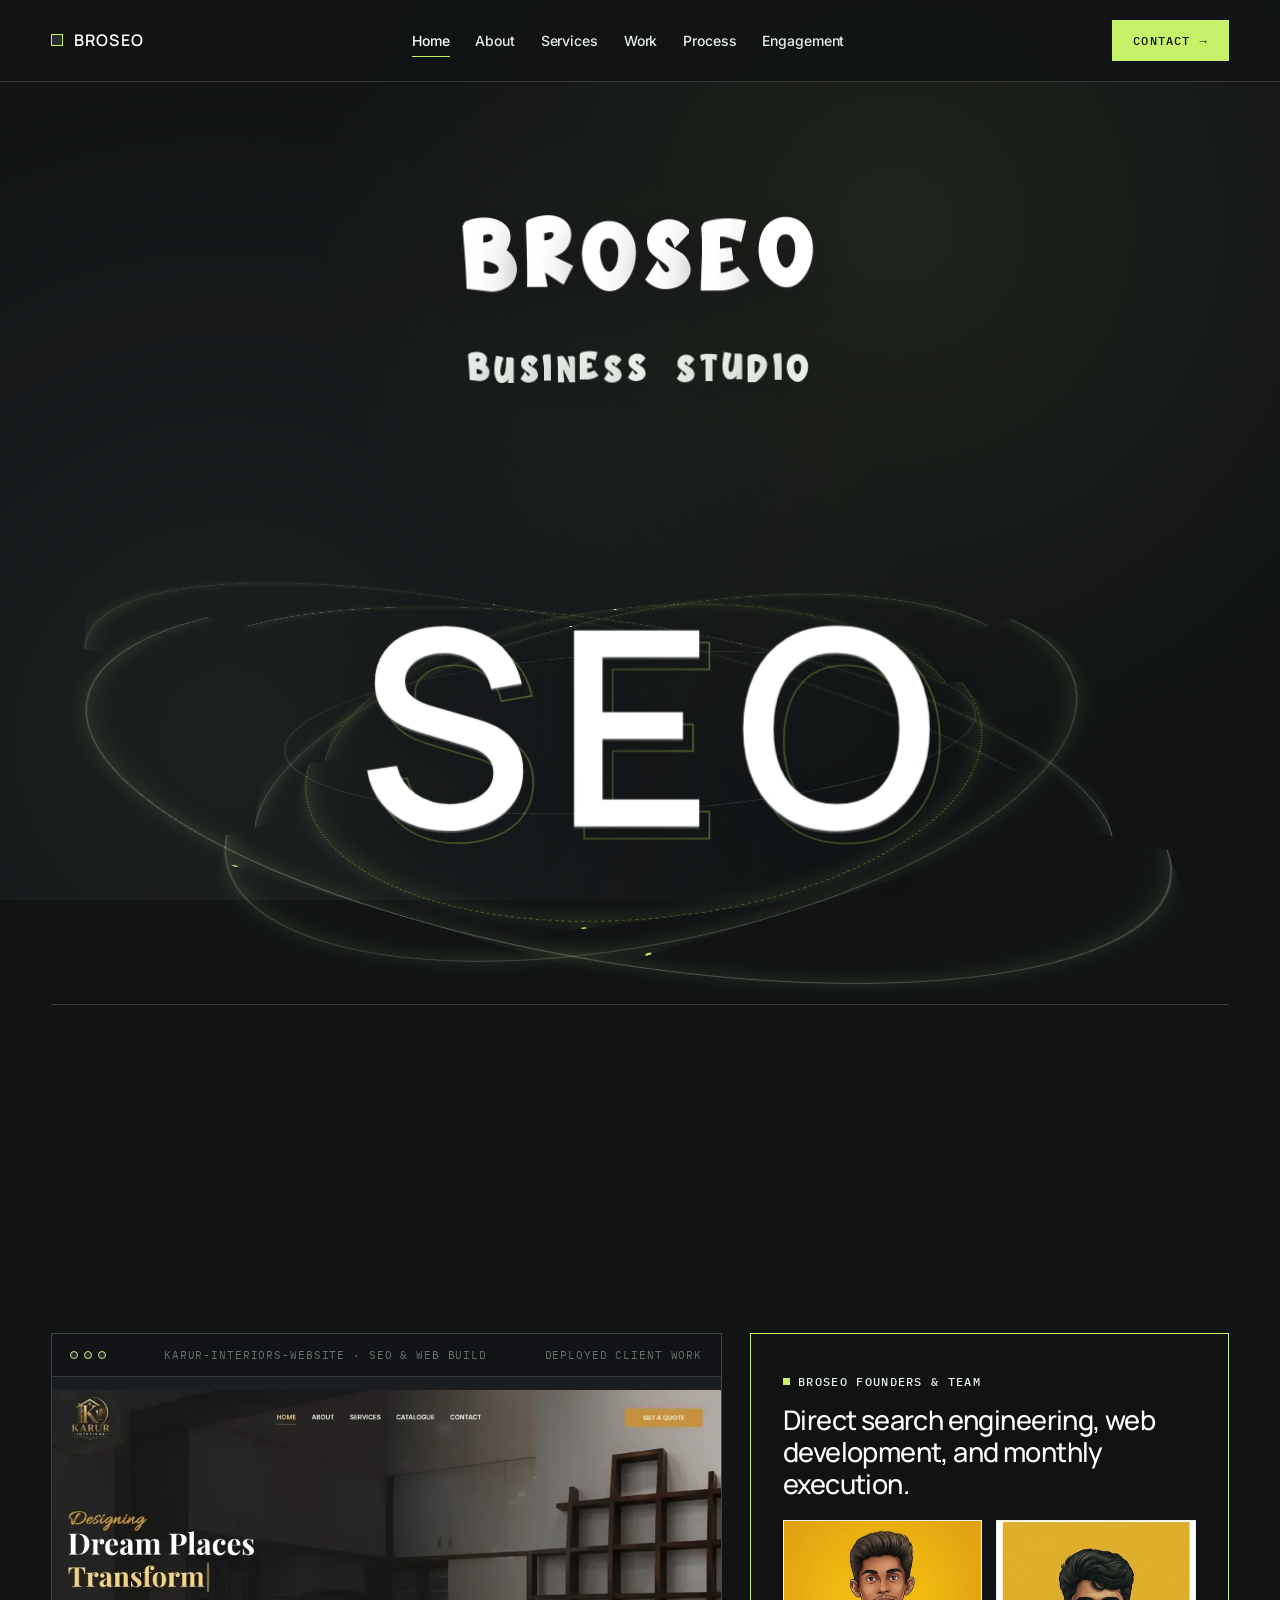
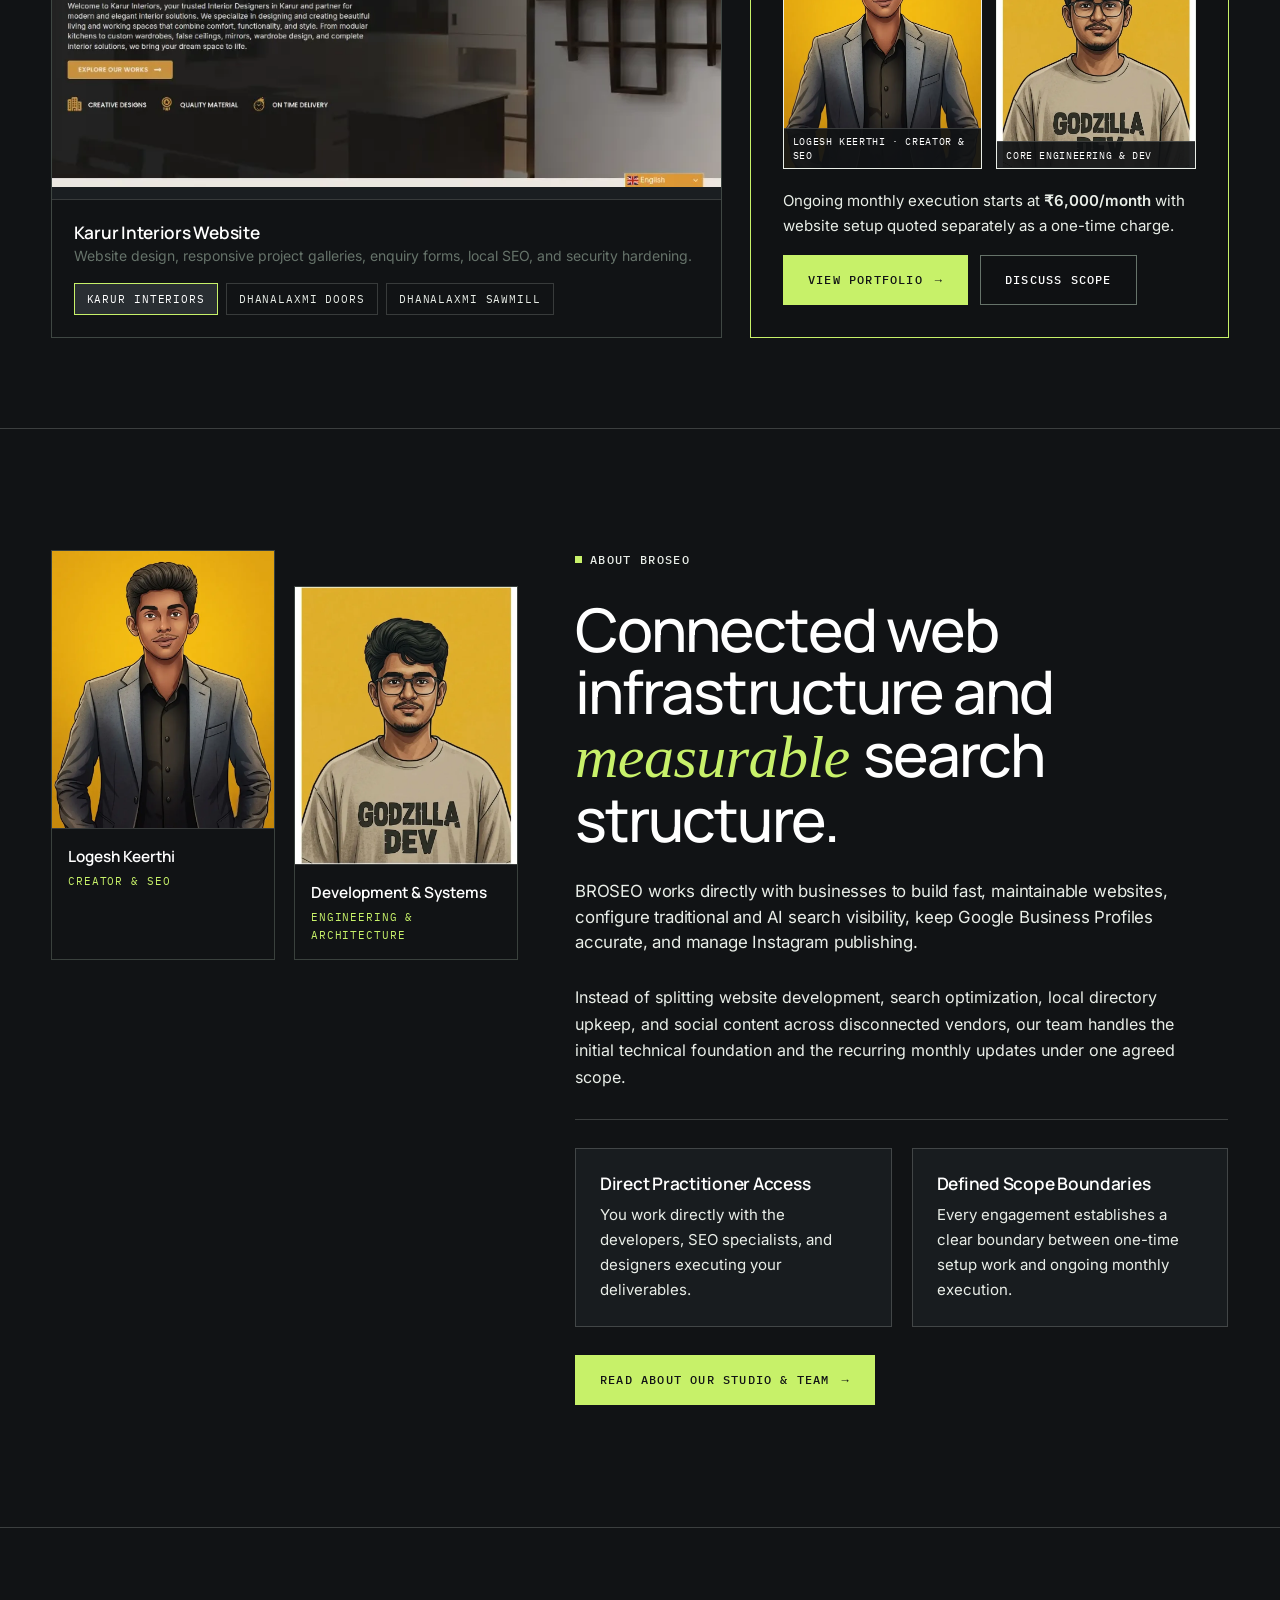
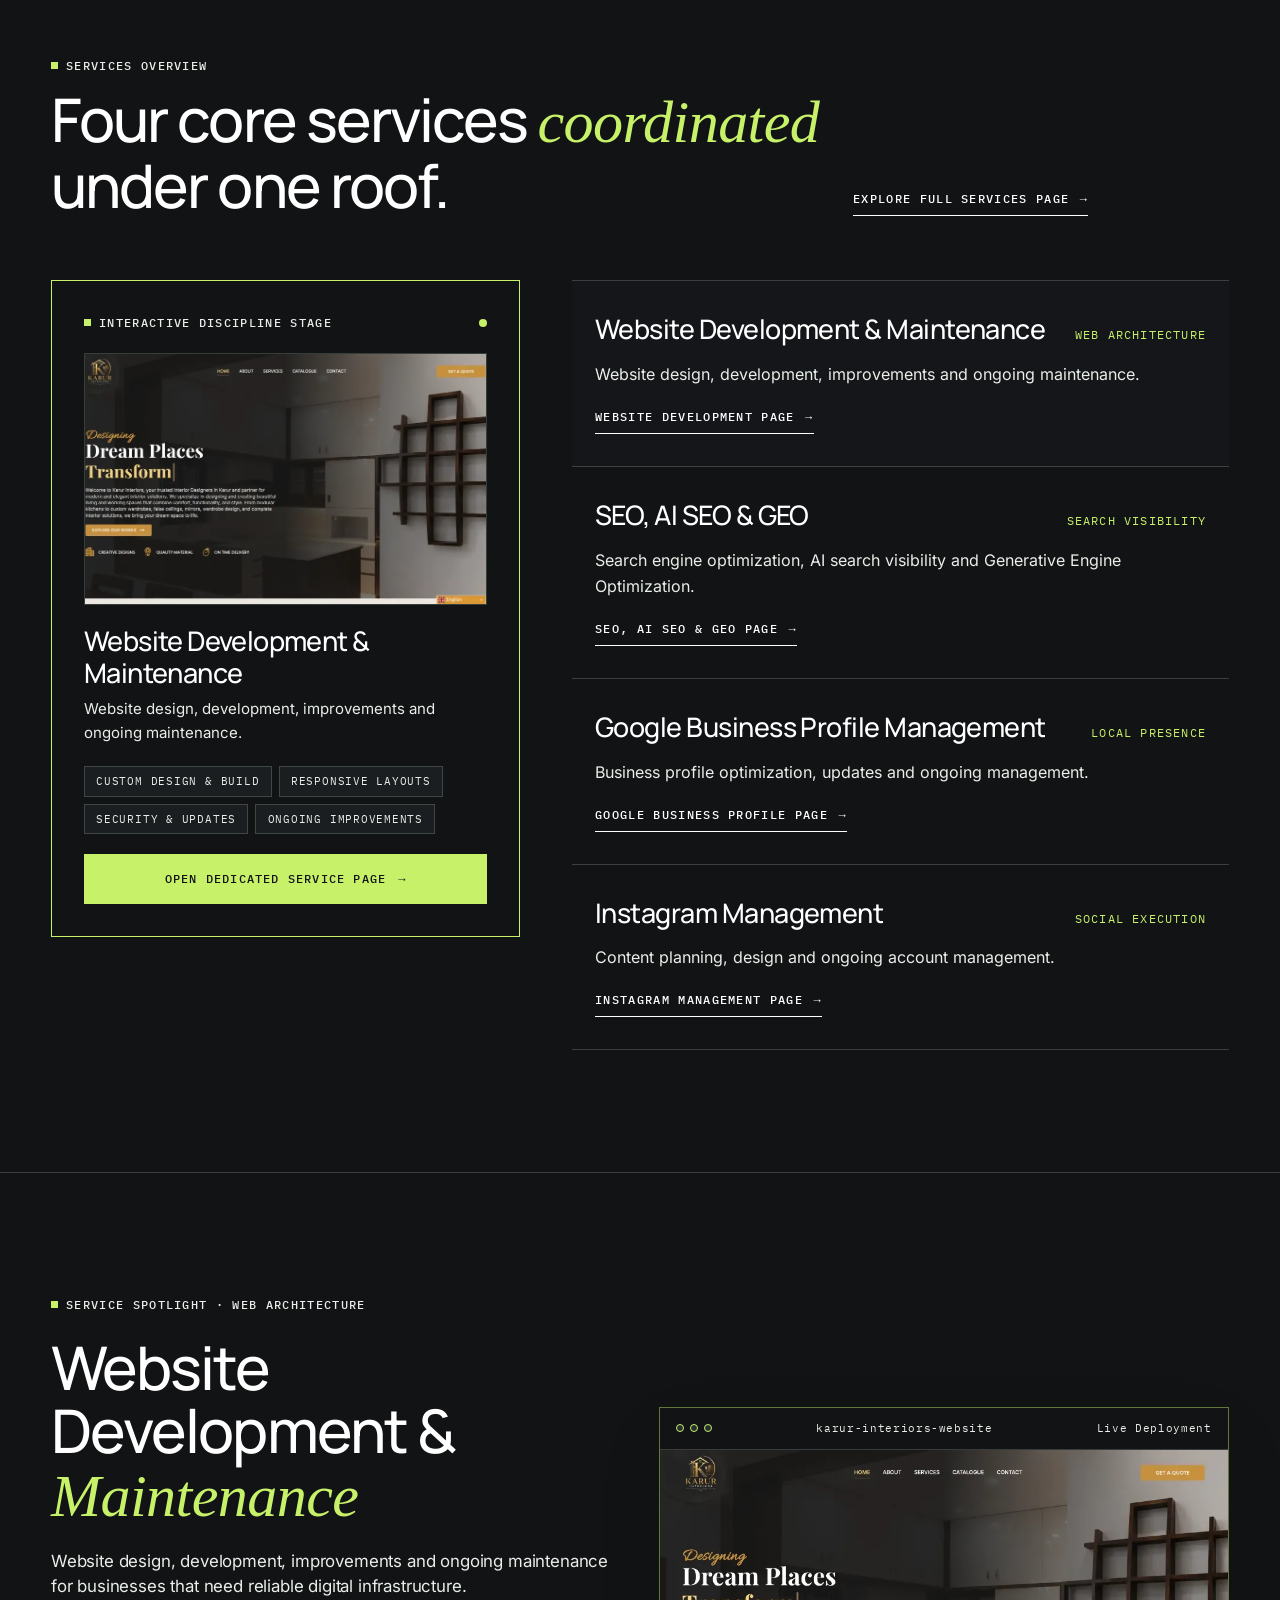
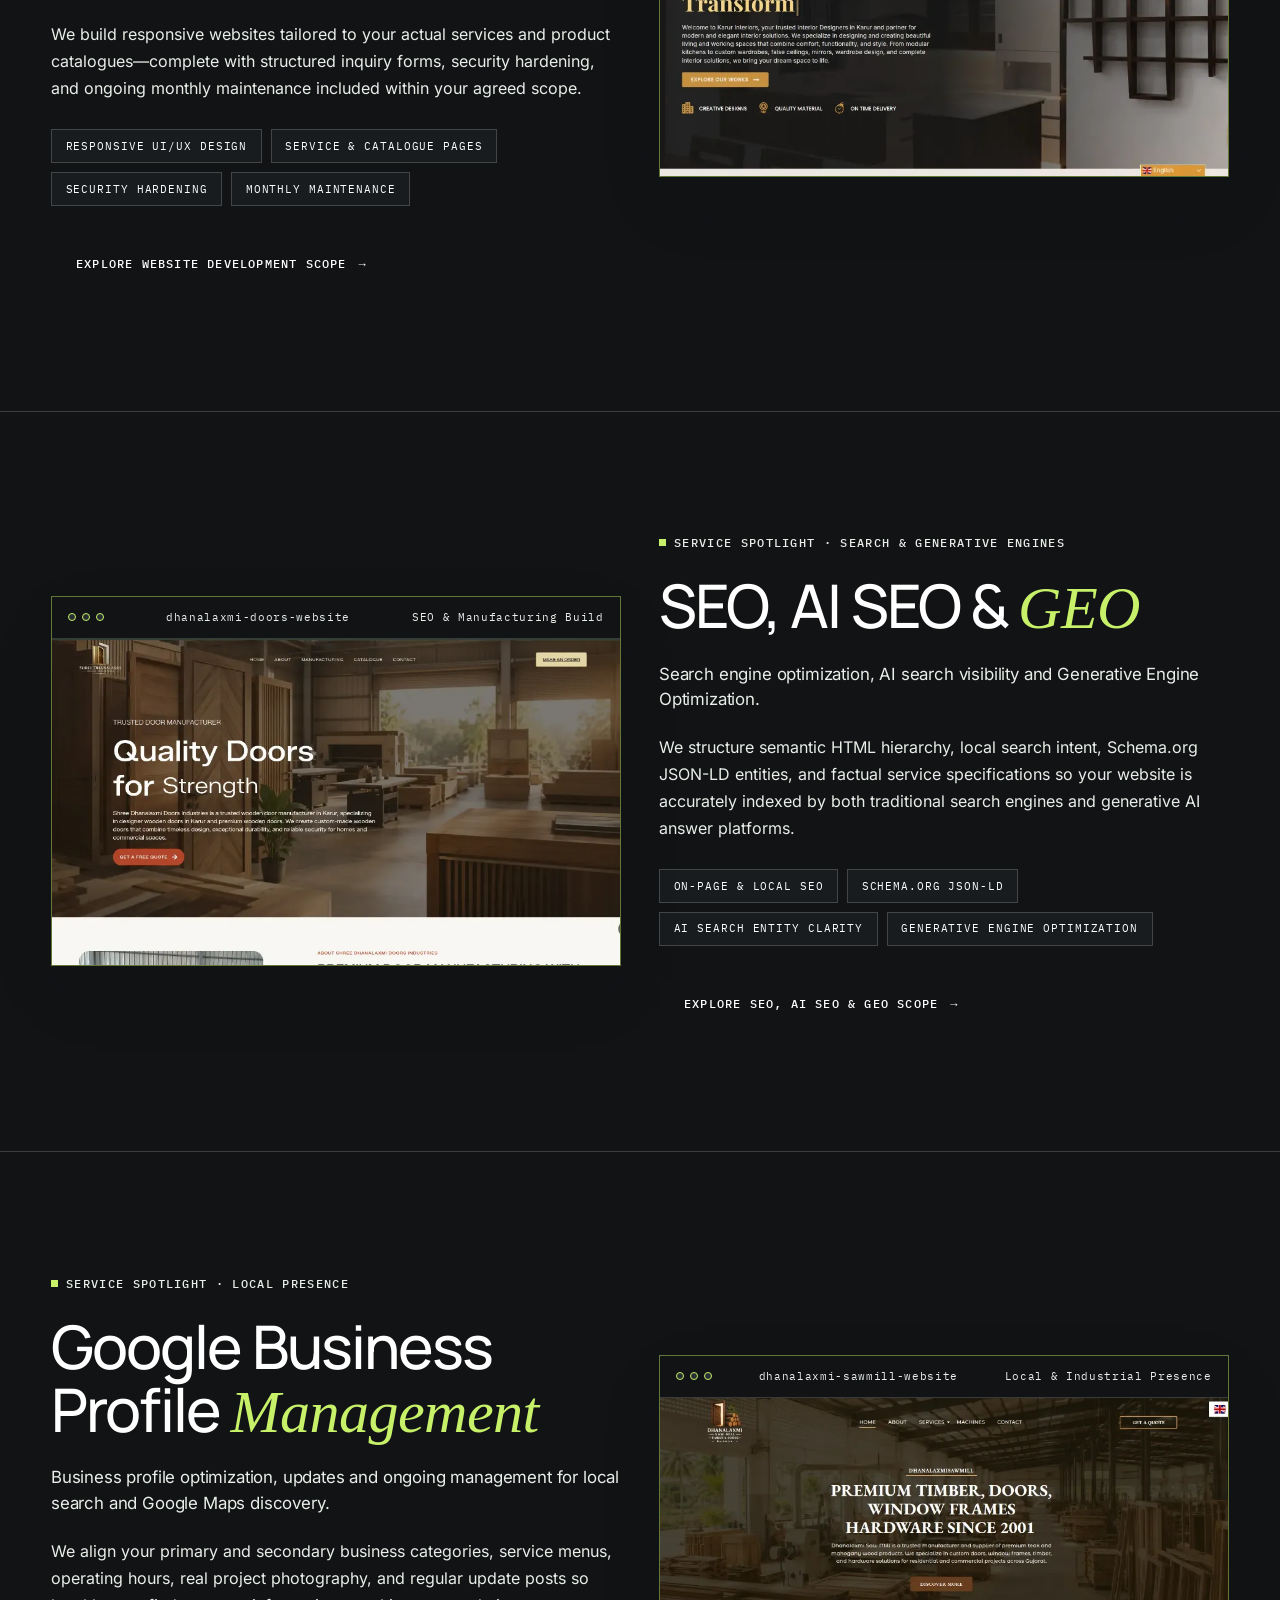
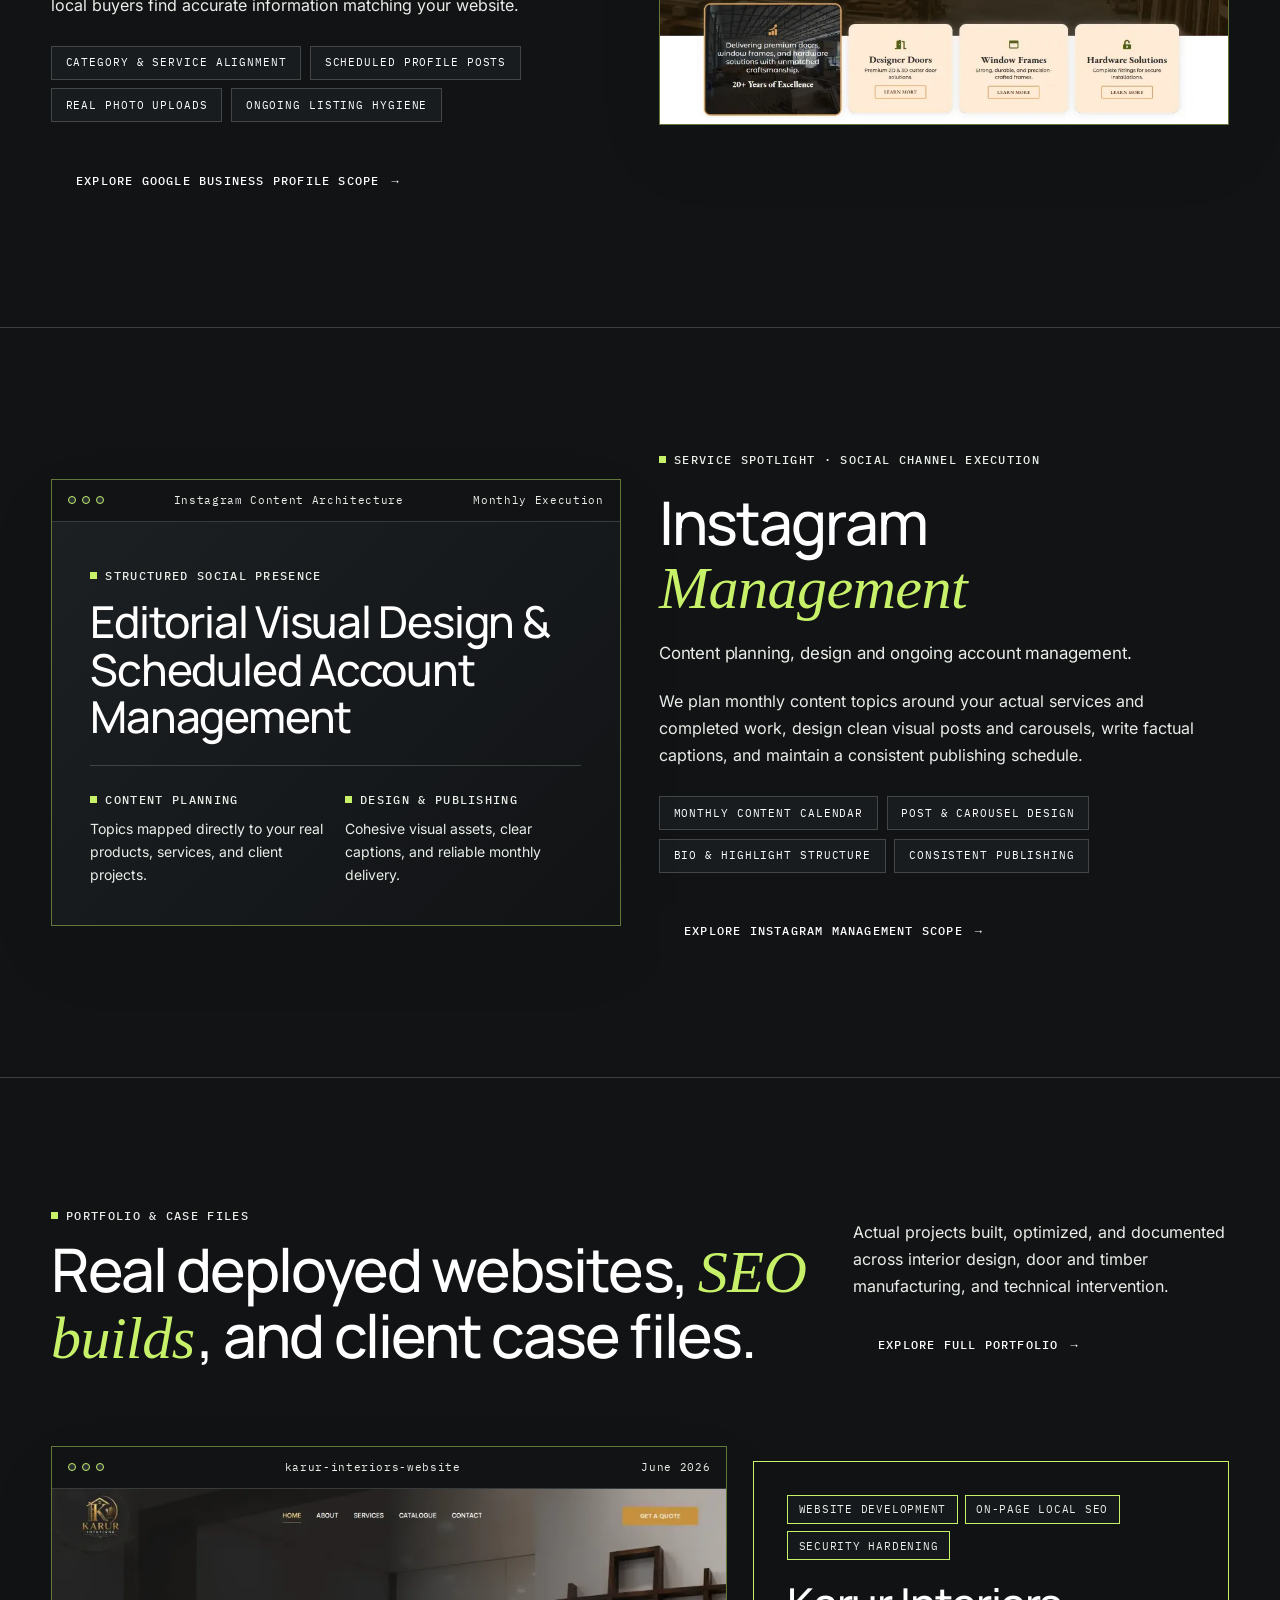
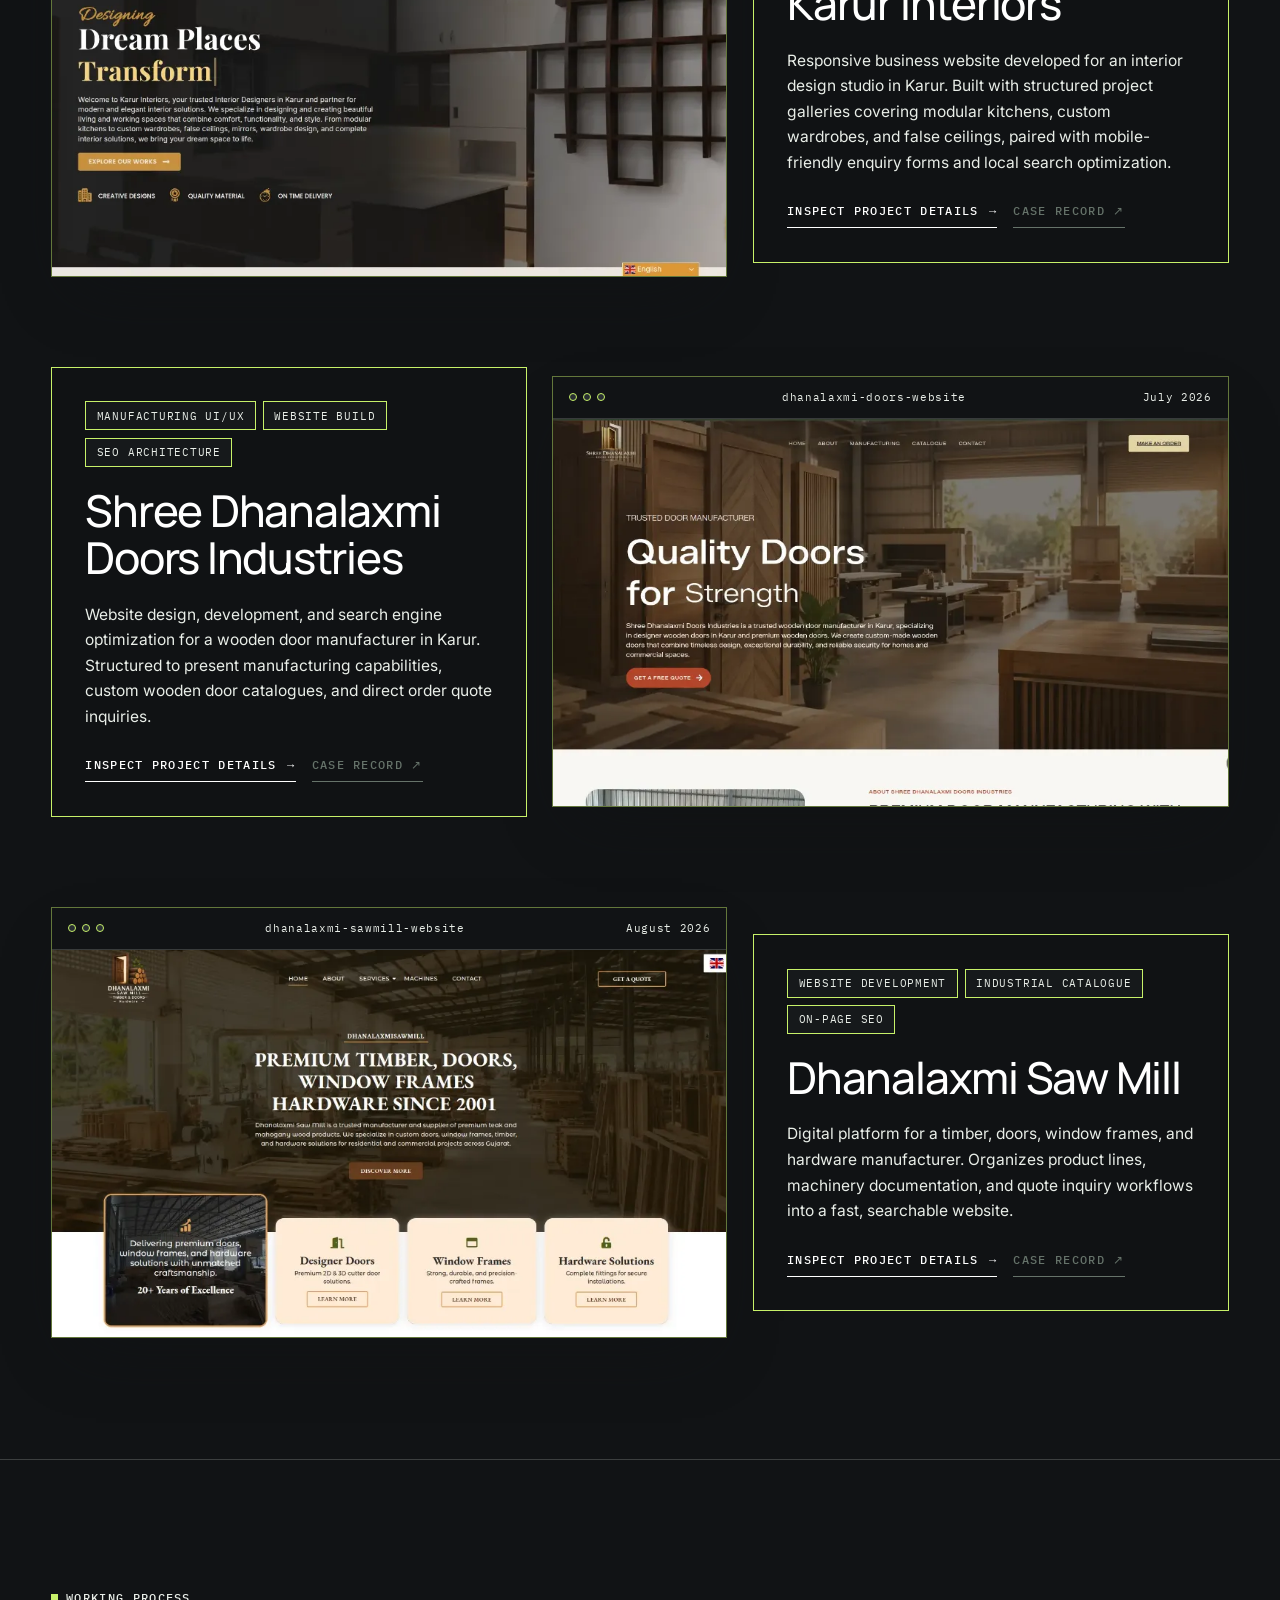
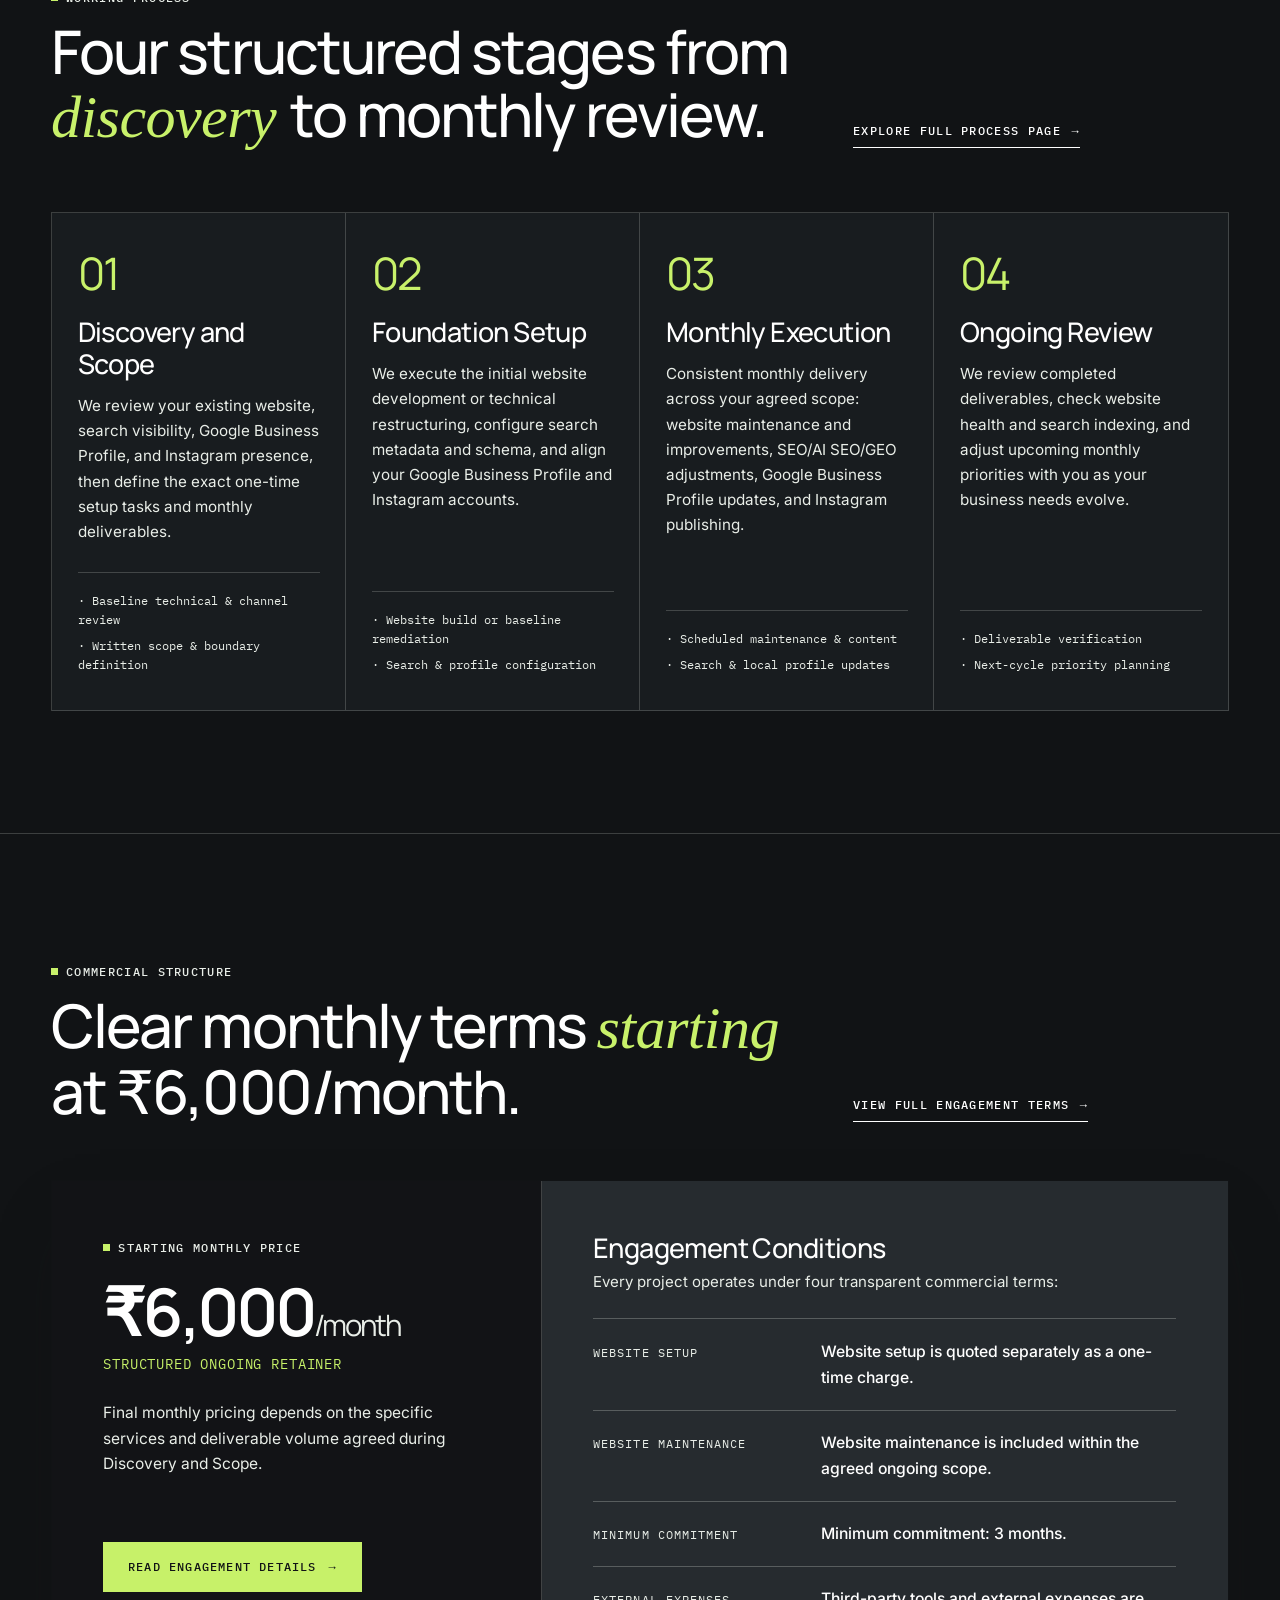
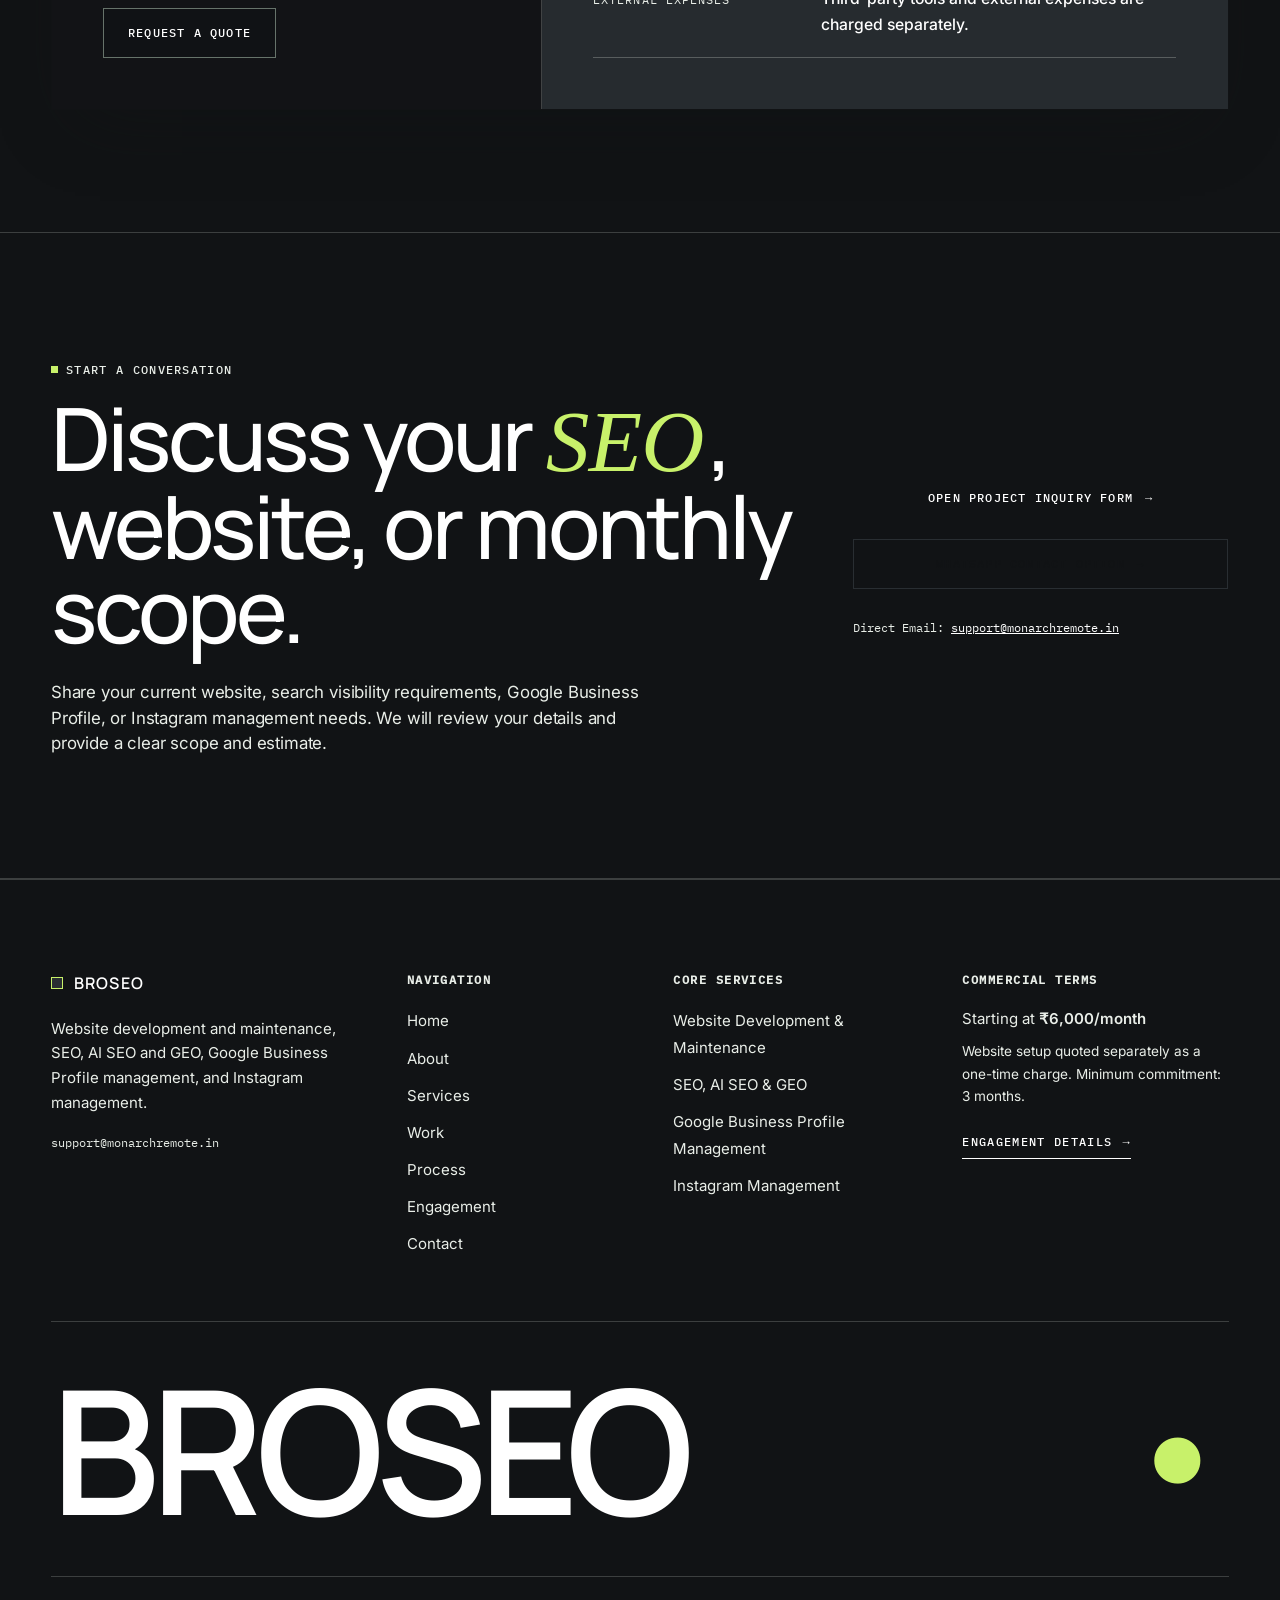
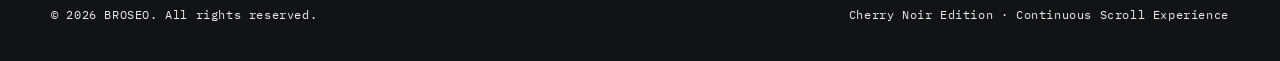
<file: index.html>
<!DOCTYPE html>
<html lang="en">
<head>
  <meta charset="UTF-8">
  <meta name="viewport" content="width=device-width, initial-scale=1.0">
  <title>BROSEO — SEO, AI SEO, Website Development &amp; Digital Management</title>
  <meta name="description" content="BROSEO provides SEO, AI SEO and GEO, website development and maintenance, Google Business Profile management, and Instagram management.">
  <meta name="theme-color" content="#111315">

  <meta property="og:type" content="website">
  <meta property="og:title" content="BROSEO — SEO, AI SEO, Website Development &amp; Digital Management">
  <meta property="og:description" content="SEO, AI SEO and GEO, website development and maintenance, Google Business Profile management, and Instagram management.">

  <link rel="icon" type="image/svg+xml" href="assets/icons/favicon.svg">
  <link rel="preload" href="assets/fonts/PlayJack.ttf" as="font" type="font/ttf" crossorigin>
  <link rel="preload" href="assets/fonts/sora-100-800-latin.woff2" as="font" type="font/woff2" crossorigin>
  <link rel="preload" href="assets/fonts/manrope-400-600-latin.woff2" as="font" type="font/woff2" crossorigin>
  <link rel="preload" href="assets/fonts/inter-400-600-latin.woff2" as="font" type="font/woff2" crossorigin>
  <link rel="preload" href="assets/fonts/ibm-plex-mono-400-latin.woff2" as="font" type="font/woff2" crossorigin>

  <link rel="stylesheet" href="css/design-system.css">
  <link rel="stylesheet" href="css/components.css">
  <link rel="stylesheet" href="css/animations.css">

  <script type="application/ld+json">
  {
    "@context": "https://schema.org",
    "@type": "ProfessionalService",
    "name": "BROSEO",
    "email": "support@monarchremote.in",
    "description": "SEO, AI SEO and GEO, website development and maintenance, Google Business Profile management, and Instagram management.",
    "priceRange": "Starting at ₹6,000/month"
  }
  </script>
</head>
<body class="theme-cherry">
  <a class="skip-link" href="#main-content">Skip to main content</a>

  <!-- Fixed Ambient Scroll-Interpolated Backdrop -->
  <div class="ambient-canvas-backdrop" aria-hidden="true"></div>
  <div class="ambient-canvas-glow" aria-hidden="true"></div>

  <!-- =====================================================================
       ARCHITECTURAL HEADER (EXACT 6 LINKS + SEPARATE CONTACT CTA)
       ===================================================================== -->
  <header class="site-header">
    <div class="container header-inner">
      <a href="index.html" class="brand-wordmark" aria-label="BROSEO — Home">
        <span class="brand-mark-box" aria-hidden="true"></span>
        <span>BROSEO</span>
      </a>

      <nav class="primary-nav" aria-label="Primary navigation">
        <ul class="nav-list">
          <li><a href="index.html" class="nav-link is-active" aria-current="page">Home</a></li>
          <li><a href="about.html" class="nav-link">About</a></li>
          <li><a href="services.html" class="nav-link">Services</a></li>
          <li><a href="work.html" class="nav-link">Work</a></li>
          <li><a href="process.html" class="nav-link">Process</a></li>
          <li><a href="engagement.html" class="nav-link">Engagement</a></li>
        </ul>
      </nav>

      <div class="header-actions">
        <a href="contact.html" class="btn-contact-cta">
          <span>Contact</span>
          <span class="arrow" aria-hidden="true">&rarr;</span>
        </a>

        <button
          type="button"
          class="menu-toggle"
          id="menu-toggle"
          aria-expanded="false"
          aria-controls="mobile-drawer"
          aria-label="Toggle navigation menu"
        >
          <span>Menu</span>
          <span class="menu-bars" aria-hidden="true">
            <span></span>
            <span></span>
          </span>
        </button>
      </div>
    </div>
  </header>

  <!-- Full-Screen Mobile Navigation Drawer -->
  <div class="mobile-drawer" id="mobile-drawer" aria-hidden="true">
    <nav aria-label="Mobile navigation">
      <ul class="mobile-nav-list">
        <li class="mobile-nav-item"><a href="index.html" class="mobile-nav-link is-active"><span>Home</span><span>&rarr;</span></a></li>
        <li class="mobile-nav-item"><a href="about.html" class="mobile-nav-link"><span>About</span><span>&rarr;</span></a></li>
        <li class="mobile-nav-item"><a href="services.html" class="mobile-nav-link"><span>Services</span><span>&rarr;</span></a></li>
        <li class="mobile-nav-item"><a href="work.html" class="mobile-nav-link"><span>Work</span><span>&rarr;</span></a></li>
        <li class="mobile-nav-item"><a href="process.html" class="mobile-nav-link"><span>Process</span><span>&rarr;</span></a></li>
        <li class="mobile-nav-item"><a href="engagement.html" class="mobile-nav-link"><span>Engagement</span><span>&rarr;</span></a></li>
      </ul>
    </nav>
    <div class="mobile-drawer-footer">
      <a href="contact.html" class="btn btn-primary-dark">
        <span>Contact Us</span>
        <span class="arrow" aria-hidden="true">&rarr;</span>
      </a>
    </div>
  </div>

  <!-- =====================================================================
       CONTINUOUS VISUAL JOURNEY (11 SCROLL-INTERPOLATED ENVIRONMENTS)
       ===================================================================== -->
  <main id="main-content">

    <!-- 1. HERO: BLACK CHERRY (#111315) — FLOATING INTERACTIVE "SEO" TYPOGRAPHY -->
    <section
      class="hero-stage"
      data-scroll-color="black-cherry"
      aria-labelledby="hero-studio-title"
    >
      <div class="container">
        <div class="hero-studio-centerpiece" id="hero-studio-centerpiece" data-reveal="fade">
          <div
            id="hero-studio-title"
            class="hero-studio-title"
            data-text="BROSEO BUSINESS STUDIO"
            aria-label="BROSEO BUSINESS STUDIO"
          >
            <span class="hero-title-primary" data-primary-word="BROSEO">BROSEO</span>
            <span class="hero-title-secondary" data-secondary-words="BUSINESS STUDIO">BUSINESS STUDIO</span>
          </div>
        </div>

        <!-- PHYSICAL 3D INTERACTIVE "SEO" SCULPTURE + SATURN ORBITAL RINGS -->
        <div
          class="seo-kinetic-arena"
          id="seo-kinetic-arena"
          role="region"
          aria-label="Interactive SEO typographic showcase"
        >
          <!-- Original Horizon Ring + Back-Arc Saturn Orbital Planes (Pass Behind SEO Letters) -->
          <div class="seo-arena-orbit" aria-hidden="true"></div>

          <div
            class="saturn-ring-plane saturn-ring-1 is-back-arc"
            data-saturn-ring
            data-tilt-x="68"
            data-tilt-y="-11"
            data-tilt-z="-14"
            data-depth="-38"
            aria-hidden="true"
          >
            <div class="saturn-ring-track saturn-spin-slow"></div>
          </div>

          <div
            class="saturn-ring-plane saturn-ring-2 is-back-arc"
            data-saturn-ring
            data-tilt-x="73"
            data-tilt-y="9"
            data-tilt-z="17"
            data-depth="-64"
            aria-hidden="true"
          >
            <div class="saturn-ring-track saturn-spin-reverse"></div>
          </div>

          <div
            class="saturn-ring-plane saturn-ring-3 is-back-arc"
            data-saturn-ring
            data-tilt-x="63"
            data-tilt-y="-5"
            data-tilt-z="-6"
            data-depth="-22"
            aria-hidden="true"
          >
            <div class="saturn-ring-track saturn-spin-medium"></div>
          </div>

          <div
            class="saturn-ring-plane saturn-ring-4 is-back-arc"
            data-saturn-ring
            data-tilt-x="76"
            data-tilt-y="14"
            data-tilt-z="-24"
            data-depth="-85"
            aria-hidden="true"
          >
            <div class="saturn-ring-track saturn-spin-outer"></div>
          </div>

          <!-- Dominant Floating Letters: S - E - O (Preserved 100% Intact) -->
          <div class="seo-monument-word" aria-hidden="true">
            <div class="seo-letter-node" data-seo-letter data-depth="1.15">
              <div class="seo-letter-float-s">
                <span class="seo-letter-depth">S</span>
                <span class="seo-letter-glyph">S</span>
              </div>
            </div>

            <div class="seo-letter-node" data-seo-letter data-depth="0.85">
              <div class="seo-letter-float-e">
                <span class="seo-letter-depth">E</span>
                <span class="seo-letter-glyph">E</span>
              </div>
            </div>

            <div class="seo-letter-node" data-seo-letter data-depth="1.3">
              <div class="seo-letter-float-o">
                <span class="seo-letter-depth">O</span>
                <span class="seo-letter-glyph">O</span>
              </div>
            </div>
          </div>

          <!-- Front-Arc Saturn Orbital Planes (Pass In Front of SEO Letters for True 3D Wrapping) -->
          <div
            class="saturn-ring-plane saturn-ring-1 is-front-arc"
            data-saturn-ring
            data-tilt-x="68"
            data-tilt-y="-11"
            data-tilt-z="-14"
            data-depth="42"
            aria-hidden="true"
          >
            <div class="saturn-ring-track saturn-spin-slow"></div>
          </div>

          <div
            class="saturn-ring-plane saturn-ring-2 is-front-arc"
            data-saturn-ring
            data-tilt-x="73"
            data-tilt-y="9"
            data-tilt-z="17"
            data-depth="56"
            aria-hidden="true"
          >
            <div class="saturn-ring-track saturn-spin-reverse"></div>
          </div>

          <div
            class="saturn-ring-plane saturn-ring-3 is-front-arc"
            data-saturn-ring
            data-tilt-x="63"
            data-tilt-y="-5"
            data-tilt-z="-6"
            data-depth="34"
            aria-hidden="true"
          >
            <div class="saturn-ring-track saturn-spin-medium"></div>
          </div>
        </div>

        <div class="hero-headline-grid">
          <div class="hero-headline-col" data-reveal>
            <h1 id="hero-heading" class="title-h1">
              Search engine optimization, <span class="serif-accent">AI search visibility</span>, custom websites, and ongoing channel management.
            </h1>
          </div>

          <div class="hero-sub-col" data-reveal data-delay="1">
            <p class="body-copy text-blush">
              BROSEO builds and maintains business websites, structures organic and generative search visibility, and manages Google Business Profiles and Instagram accounts.
            </p>
            <div style="display: flex; flex-wrap: wrap; gap: 1rem;">
              <a href="seo.html" class="editorial-link">
                <span>Explore SEO, AI SEO &amp; GEO</span>
                <span class="arrow" aria-hidden="true">&rarr;</span>
              </a>
              <a href="services.html" class="editorial-link">
                <span>All Services</span>
                <span class="arrow" aria-hidden="true">&rarr;</span>
              </a>
            </div>
          </div>
        </div>

        <!-- Interactive Deployed Project Stage -->
        <div class="hero-showcase-grid">
          <div class="hero-primary-frame" data-reveal="scale" data-delay="1">
            <div class="hero-frame-topbar">
              <div class="frame-dots" aria-hidden="true">
                <span></span><span></span><span></span>
              </div>
              <span id="hero-showcase-url">karur-interiors-website &middot; SEO &amp; Web Build</span>
              <span>Deployed Client Work</span>
            </div>

            <div class="hero-media-window">
              <img
                id="hero-showcase-img"
                src="assets/images/work/karur-interiors.webp"
                alt="Karur Interiors website screenshot built and optimized by BROSEO"
                width="1280"
                height="760"
              >
            </div>

            <div class="hero-frame-caption">
              <div>
                <h2 id="hero-showcase-title" class="title-h4">Karur Interiors Website</h2>
                <p id="hero-showcase-scope" style="font-size: 0.875rem; color: var(--muted-mauve);">
                  Website design, responsive project galleries, enquiry forms, local SEO, and security hardening.
                </p>
              </div>

              <div class="hero-switcher-pills" role="group" aria-label="Switch featured project preview">
                <button
                  type="button"
                  class="hero-pill-btn is-active"
                  aria-pressed="true"
                  data-hero-project
                  data-img="assets/images/work/karur-interiors.webp"
                  data-alt="Karur Interiors website screenshot built and optimized by BROSEO"
                  data-title="Karur Interiors Website"
                  data-scope="Website design, responsive project galleries, enquiry forms, local SEO, and security hardening."
                  data-url="karur-interiors-website &middot; SEO &amp; Web Build"
                >
                  Karur Interiors
                </button>
                <button
                  type="button"
                  class="hero-pill-btn"
                  aria-pressed="false"
                  data-hero-project
                  data-img="assets/images/work/dhanalaxmi-doors.webp"
                  data-alt="Shree Dhanalaxmi Doors Industries website screenshot"
                  data-title="Shree Dhanalaxmi Doors Industries"
                  data-scope="Manufacturing website UI/UX, product catalogue presentation, quote forms, and on-page SEO."
                  data-url="dhanalaxmi-doors-website &middot; Manufacturing SEO"
                >
                  Dhanalaxmi Doors
                </button>
                <button
                  type="button"
                  class="hero-pill-btn"
                  aria-pressed="false"
                  data-hero-project
                  data-img="assets/images/work/dhanalaxmi-sawmill.webp"
                  data-alt="Dhanalaxmi Saw Mill website screenshot"
                  data-title="Dhanalaxmi Saw Mill Website"
                  data-scope="Timber and hardware website build, machine specification pages, quote collection, and search setup."
                  data-url="dhanalaxmi-sawmill-website &middot; Industrial SEO"
                >
                  Dhanalaxmi Sawmill
                </button>
              </div>
            </div>
          </div>

          <aside class="hero-editorial-panel" data-reveal data-delay="2" aria-label="Studio founders and commercial entry">
            <div>
              <span class="meta-label" style="color: var(--powder-blush);">BROSEO Founders &amp; Team</span>
              <h2 class="title-h3" style="margin-top: 0.75rem;">
                Direct search engineering, web development, and monthly execution.
              </h2>
            </div>

            <div class="hero-panel-founders">
              <figure class="hero-founder-portrait">
                <img src="assets/images/team/founder-1.webp" alt="Logesh Keerthi — Creator and SEO Lead at BROSEO" width="400" height="500">
                <figcaption class="hero-founder-tag">Logesh Keerthi &middot; Creator &amp; SEO</figcaption>
              </figure>
              <figure class="hero-founder-portrait">
                <img src="assets/images/team/founder-2.webp" alt="BROSEO Engineering and Development Lead" width="400" height="500">
                <figcaption class="hero-founder-tag">Core Engineering &amp; Dev</figcaption>
              </figure>
            </div>

            <div style="display: flex; flex-direction: column; gap: 1rem;">
              <p style="font-size: 0.9375rem; color: var(--powder-blush);">
                Ongoing monthly execution starts at <strong>₹6,000/month</strong> with website setup quoted separately as a one-time charge.
              </p>
              <div style="display: flex; flex-wrap: wrap; gap: 0.75rem;">
                <a href="work.html" class="btn btn-porcelain">
                  <span>View Portfolio</span>
                  <span class="arrow" aria-hidden="true">&rarr;</span>
                </a>
                <a href="contact.html" class="btn btn-outline-dark">
                  <span>Discuss Scope</span>
                </a>
              </div>
            </div>
          </aside>
        </div>
      </div>
    </section>

    <!-- 2. INTRODUCTION / ABOUT PREVIEW: DEEP BURGUNDY (#292E32) -->
    <section
      class="section section-lg"
      data-scroll-color="deep-burgundy"
      aria-labelledby="about-preview-heading"
    >
      <div class="container">
        <div class="about-spread-grid">
          <div class="portrait-duet" data-reveal>
            <article class="portrait-card">
              <div class="portrait-media">
                <img src="assets/images/team/founder-1.webp" alt="Logesh Keerthi — Creator and SEO Lead at BROSEO" loading="lazy" width="520" height="650">
              </div>
              <div class="portrait-meta">
                <div class="portrait-name">Logesh Keerthi</div>
                <div class="portrait-role">Creator &amp; SEO</div>
              </div>
            </article>

            <article class="portrait-card">
              <div class="portrait-media">
                <img src="assets/images/team/founder-2.webp" alt="BROSEO Engineering and Systems Lead" loading="lazy" width="520" height="650">
              </div>
              <div class="portrait-meta">
                <div class="portrait-name">Development &amp; Systems</div>
                <div class="portrait-role">Engineering &amp; Architecture</div>
              </div>
            </article>
          </div>

          <div class="about-narrative-col" data-reveal data-delay="1">
            <span class="meta-label">About BROSEO</span>
            <h2 id="about-preview-heading" class="title-h1">
              Connected web infrastructure and <span class="serif-accent">measurable</span> search structure.
            </h2>
            <p class="lead-copy">
              BROSEO works directly with businesses to build fast, maintainable websites, configure traditional and AI search visibility, keep Google Business Profiles accurate, and manage Instagram publishing.
            </p>
            <p class="body-copy text-blush">
              Instead of splitting website development, search optimization, local directory upkeep, and social content across disconnected vendors, our team handles the initial technical foundation and the recurring monthly updates under one agreed scope.
            </p>

            <div class="philosophy-pillars">
              <div class="pillar-block">
                <h3 class="title-h4">Direct Practitioner Access</h3>
                <p class="text-blush" style="font-size: 0.9375rem; margin-top: 0.5rem;">
                  You work directly with the developers, SEO specialists, and designers executing your deliverables.
                </p>
              </div>
              <div class="pillar-block">
                <h3 class="title-h4">Defined Scope Boundaries</h3>
                <p class="text-blush" style="font-size: 0.9375rem; margin-top: 0.5rem;">
                  Every engagement establishes a clear boundary between one-time setup work and ongoing monthly execution.
                </p>
              </div>
            </div>

            <div>
              <a href="about.html" class="btn btn-porcelain">
                <span>Read About Our Studio &amp; Team</span>
                <span class="arrow" aria-hidden="true">&rarr;</span>
              </a>
            </div>
          </div>
        </div>
      </div>
    </section>

    <!-- 3. SERVICES OVERVIEW: WARM PORCELAIN (#FFFFFF) -->
    <section
      class="section section-lg"
      data-scroll-color="warm-porcelain"
      aria-labelledby="services-preview-heading"
    >
      <div class="container">
        <div class="grid-12" style="margin-bottom: clamp(3rem, 5vw, 4.5rem); align-items: end;">
          <div class="col-span-8" data-reveal>
            <span class="meta-label">Services Overview</span>
            <h2 id="services-preview-heading" class="title-h1" style="margin-top: 0.75rem;">
              Four core services <span class="serif-accent">coordinated</span> under one roof.
            </h2>
          </div>
          <div class="col-span-4" data-reveal data-delay="1">
            <a href="services.html" class="editorial-link">
              <span>Explore Full Services Page</span>
              <span class="arrow" aria-hidden="true">&rarr;</span>
            </a>
          </div>
        </div>

        <div class="services-showcase-layout">
          <div class="service-visual-stage" data-reveal>
            <div style="display: flex; align-items: center; justify-content: space-between;">
              <span class="meta-label" style="color: var(--powder-blush);">Interactive Discipline Stage</span>
              <span class="status-dot-live" aria-hidden="true"></span>
            </div>

            <div class="service-stage-screen">
              <img
                id="service-stage-img"
                src="assets/images/work/karur-interiors.webp"
                alt="Website Development & Maintenance preview"
                loading="lazy"
                width="800"
                height="500"
              >
            </div>

            <div>
              <h3 id="service-stage-title" class="title-h3">Website Development &amp; Maintenance</h3>
              <p id="service-stage-scope" style="font-size: 0.9375rem; margin-top: 0.5rem; color: var(--powder-blush);">
                Website design, development, improvements and ongoing maintenance.
              </p>
            </div>

            <div id="service-stage-chips" class="service-stage-Deliverables">
              <span class="deliverable-chip">Custom Design &amp; Build</span>
              <span class="deliverable-chip">Responsive Layouts</span>
              <span class="deliverable-chip">Security &amp; Updates</span>
              <span class="deliverable-chip">Ongoing Improvements</span>
            </div>

            <div>
              <a id="service-stage-link" href="website-development.html" class="btn btn-porcelain" style="width: 100%;">
                <span>Open Dedicated Service Page</span>
                <span class="arrow" aria-hidden="true">&rarr;</span>
              </a>
            </div>
          </div>

          <div class="services-ledger" data-reveal data-delay="1">
            <article
              class="service-ledger-row is-active"
              data-service-row
              data-title="Website Development &amp; Maintenance"
              data-scope="Website design, development, improvements and ongoing maintenance."
              data-img="assets/images/work/karur-interiors.webp"
              data-href="website-development.html"
              data-chips="Custom Design &amp; Build|Responsive Layouts|Security &amp; Updates|Ongoing Improvements"
            >
              <div class="service-row-inner">
                <div class="service-row-header">
                  <h3 class="service-row-title"><a href="website-development.html">Website Development &amp; Maintenance</a></h3>
                  <span class="service-row-tag">Web Architecture</span>
                </div>
                <p class="service-row-desc">
                  Website design, development, improvements and ongoing maintenance.
                </p>
                <div class="service-row-footer">
                  <a href="website-development.html" class="editorial-link">
                    <span>Website Development Page</span>
                    <span class="arrow" aria-hidden="true">&rarr;</span>
                  </a>
                </div>
              </div>
            </article>

            <article
              class="service-ledger-row"
              data-service-row
              data-title="SEO, AI SEO &amp; GEO"
              data-scope="Search engine optimization, AI search visibility and Generative Engine Optimization."
              data-img="assets/images/work/dhanalaxmi-doors.webp"
              data-href="seo.html"
              data-chips="On-Page &amp; Technical SEO|Structured Schema|AI Search Visibility|Generative Engine Optimization"
            >
              <div class="service-row-inner">
                <div class="service-row-header">
                  <h3 class="service-row-title"><a href="seo.html">SEO, AI SEO &amp; GEO</a></h3>
                  <span class="service-row-tag">Search Visibility</span>
                </div>
                <p class="service-row-desc">
                  Search engine optimization, AI search visibility and Generative Engine Optimization.
                </p>
                <div class="service-row-footer">
                  <a href="seo.html" class="editorial-link">
                    <span>SEO, AI SEO &amp; GEO Page</span>
                    <span class="arrow" aria-hidden="true">&rarr;</span>
                  </a>
                </div>
              </div>
            </article>

            <article
              class="service-ledger-row"
              data-service-row
              data-title="Google Business Profile Management"
              data-scope="Business profile optimization, updates and ongoing management."
              data-img="assets/images/work/dhanalaxmi-sawmill.webp"
              data-href="google-business-profile.html"
              data-chips="Profile Optimization|Category &amp; Service Accuracy|Regular Posts &amp; Photos|Ongoing Local Upkeep"
            >
              <div class="service-row-inner">
                <div class="service-row-header">
                  <h3 class="service-row-title"><a href="google-business-profile.html">Google Business Profile Management</a></h3>
                  <span class="service-row-tag">Local Presence</span>
                </div>
                <p class="service-row-desc">
                  Business profile optimization, updates and ongoing management.
                </p>
                <div class="service-row-footer">
                  <a href="google-business-profile.html" class="editorial-link">
                    <span>Google Business Profile Page</span>
                    <span class="arrow" aria-hidden="true">&rarr;</span>
                  </a>
                </div>
              </div>
            </article>

            <article
              class="service-ledger-row"
              data-service-row
              data-title="Instagram Management"
              data-scope="Content planning, design and ongoing account management."
              data-img="assets/images/work/karur-interiors.webp"
              data-href="instagram-management.html"
              data-chips="Monthly Content Planning|Post &amp; Visual Design|Caption &amp; Profile Structure|Scheduled Publishing"
            >
              <div class="service-row-inner">
                <div class="service-row-header">
                  <h3 class="service-row-title"><a href="instagram-management.html">Instagram Management</a></h3>
                  <span class="service-row-tag">Social Execution</span>
                </div>
                <p class="service-row-desc">
                  Content planning, design and ongoing account management.
                </p>
                <div class="service-row-footer">
                  <a href="instagram-management.html" class="editorial-link">
                    <span>Instagram Management Page</span>
                    <span class="arrow" aria-hidden="true">&rarr;</span>
                  </a>
                </div>
              </div>
            </article>
          </div>
        </div>
      </div>
    </section>

    <!-- 4. WEBSITE DEVELOPMENT SPOTLIGHT: DUSTY ROSE (#C7F169) -->
    <section
      class="section section-lg"
      data-scroll-color="dusty-rose"
      aria-labelledby="spotlight-web-heading"
    >
      <div class="container">
        <div class="service-chapter-spread">
          <div class="service-chapter-copy" data-reveal>
            <span class="meta-label">Service Spotlight &middot; Web Architecture</span>
            <h2 id="spotlight-web-heading" class="title-h1">
              Website Development &amp; <span class="serif-accent">Maintenance</span>
            </h2>
            <p class="lead-copy">
              Website design, development, improvements and ongoing maintenance for businesses that need reliable digital infrastructure.
            </p>
            <p class="body-copy text-blush">
              We build responsive websites tailored to your actual services and product catalogues—complete with structured inquiry forms, security hardening, and ongoing monthly maintenance included within your agreed scope.
            </p>
            <div class="chapter-spec-pills">
              <span class="chapter-spec-pill">Responsive UI/UX Design</span>
              <span class="chapter-spec-pill">Service &amp; Catalogue Pages</span>
              <span class="chapter-spec-pill">Security Hardening</span>
              <span class="chapter-spec-pill">Monthly Maintenance</span>
            </div>
            <div style="padding-top: 0.75rem;">
              <a href="website-development.html" class="btn btn-primary-light">
                <span>Explore Website Development Scope</span>
                <span class="arrow" aria-hidden="true">&rarr;</span>
              </a>
            </div>
          </div>

          <div class="service-chapter-visual" data-reveal data-delay="1">
            <div class="work-browser-frame">
              <div class="work-browser-bar">
                <div class="frame-dots" aria-hidden="true"><span></span><span></span><span></span></div>
                <span>karur-interiors-website</span>
                <span>Live Deployment</span>
              </div>
              <div class="work-browser-viewport">
                <img
                  src="assets/images/work/karur-interiors.webp"
                  alt="Karur Interiors website design and build by BROSEO"
                  loading="lazy"
                  width="1280"
                  height="760"
                >
              </div>
            </div>
          </div>
        </div>
      </div>
    </section>

    <!-- 5. SEO, AI SEO & GEO SPOTLIGHT: BLACK CHERRY (#111315) -->
    <section
      class="section section-lg"
      data-scroll-color="black-cherry"
      aria-labelledby="spotlight-seo-heading"
    >
      <div class="container">
        <div class="service-chapter-spread is-alternated">
          <div class="service-chapter-copy" data-reveal>
            <span class="meta-label">Service Spotlight &middot; Search &amp; Generative Engines</span>
            <h2 id="spotlight-seo-heading" class="title-h1">
              SEO, AI SEO &amp; <span class="serif-accent">GEO</span>
            </h2>
            <p class="lead-copy">
              Search engine optimization, AI search visibility and Generative Engine Optimization.
            </p>
            <p class="body-copy text-blush">
              We structure semantic HTML hierarchy, local search intent, Schema.org JSON-LD entities, and factual service specifications so your website is accurately indexed by both traditional search engines and generative AI answer platforms.
            </p>
            <div class="chapter-spec-pills">
              <span class="chapter-spec-pill">On-Page &amp; Local SEO</span>
              <span class="chapter-spec-pill">Schema.org JSON-LD</span>
              <span class="chapter-spec-pill">AI Search Entity Clarity</span>
              <span class="chapter-spec-pill">Generative Engine Optimization</span>
            </div>
            <div style="padding-top: 0.75rem;">
              <a href="seo.html" class="btn btn-primary-light">
                <span>Explore SEO, AI SEO &amp; GEO Scope</span>
                <span class="arrow" aria-hidden="true">&rarr;</span>
              </a>
            </div>
          </div>

          <div class="service-chapter-visual" data-reveal data-delay="1">
            <div class="work-browser-frame">
              <div class="work-browser-bar">
                <div class="frame-dots" aria-hidden="true"><span></span><span></span><span></span></div>
                <span>dhanalaxmi-doors-website</span>
                <span>SEO &amp; Manufacturing Build</span>
              </div>
              <div class="work-browser-viewport">
                <img
                  src="assets/images/work/dhanalaxmi-doors.webp"
                  alt="Shree Dhanalaxmi Doors Industries SEO and website architecture"
                  loading="lazy"
                  width="1280"
                  height="760"
                >
              </div>
            </div>
          </div>
        </div>
      </div>
    </section>

    <!-- 6. GOOGLE BUSINESS PROFILE SPOTLIGHT: POWDER BLUSH (#E9EEE8) -->
    <section
      class="section section-lg"
      data-scroll-color="powder-blush"
      aria-labelledby="spotlight-gbp-heading"
    >
      <div class="container">
        <div class="service-chapter-spread">
          <div class="service-chapter-copy" data-reveal>
            <span class="meta-label">Service Spotlight &middot; Local Presence</span>
            <h2 id="spotlight-gbp-heading" class="title-h1">
              Google Business Profile <span class="serif-accent">Management</span>
            </h2>
            <p class="lead-copy">
              Business profile optimization, updates and ongoing management for local search and Google Maps discovery.
            </p>
            <p class="body-copy text-blush">
              We align your primary and secondary business categories, service menus, operating hours, real project photography, and regular update posts so local buyers find accurate information matching your website.
            </p>
            <div class="chapter-spec-pills">
              <span class="chapter-spec-pill">Category &amp; Service Alignment</span>
              <span class="chapter-spec-pill">Scheduled Profile Posts</span>
              <span class="chapter-spec-pill">Real Photo Uploads</span>
              <span class="chapter-spec-pill">Ongoing Listing Hygiene</span>
            </div>
            <div style="padding-top: 0.75rem;">
              <a href="google-business-profile.html" class="btn btn-primary-light">
                <span>Explore Google Business Profile Scope</span>
                <span class="arrow" aria-hidden="true">&rarr;</span>
              </a>
            </div>
          </div>

          <div class="service-chapter-visual" data-reveal data-delay="1">
            <div class="work-browser-frame">
              <div class="work-browser-bar">
                <div class="frame-dots" aria-hidden="true"><span></span><span></span><span></span></div>
                <span>dhanalaxmi-sawmill-website</span>
                <span>Local &amp; Industrial Presence</span>
              </div>
              <div class="work-browser-viewport">
                <img
                  src="assets/images/work/dhanalaxmi-sawmill.webp"
                  alt="Dhanalaxmi Saw Mill industrial website and local profile alignment"
                  loading="lazy"
                  width="1280"
                  height="760"
                >
              </div>
            </div>
          </div>
        </div>
      </div>
    </section>

    <!-- 7. INSTAGRAM MANAGEMENT SPOTLIGHT: DEEP BURGUNDY (#292E32) -->
    <section
      class="section section-lg"
      data-scroll-color="deep-burgundy"
      aria-labelledby="spotlight-ig-heading"
    >
      <div class="container">
        <div class="service-chapter-spread is-alternated">
          <div class="service-chapter-copy" data-reveal>
            <span class="meta-label">Service Spotlight &middot; Social Channel Execution</span>
            <h2 id="spotlight-ig-heading" class="title-h1">
              Instagram <span class="serif-accent">Management</span>
            </h2>
            <p class="lead-copy">
              Content planning, design and ongoing account management.
            </p>
            <p class="body-copy text-blush">
              We plan monthly content topics around your actual services and completed work, design clean visual posts and carousels, write factual captions, and maintain a consistent publishing schedule.
            </p>
            <div class="chapter-spec-pills">
              <span class="chapter-spec-pill">Monthly Content Calendar</span>
              <span class="chapter-spec-pill">Post &amp; Carousel Design</span>
              <span class="chapter-spec-pill">Bio &amp; Highlight Structure</span>
              <span class="chapter-spec-pill">Consistent Publishing</span>
            </div>
            <div style="padding-top: 0.75rem;">
              <a href="instagram-management.html" class="btn btn-primary-light">
                <span>Explore Instagram Management Scope</span>
                <span class="arrow" aria-hidden="true">&rarr;</span>
              </a>
            </div>
          </div>

          <div class="service-chapter-visual" data-reveal data-delay="1">
            <div class="work-browser-frame">
              <div class="work-browser-bar">
                <div class="frame-dots" aria-hidden="true"><span></span><span></span><span></span></div>
                <span>Instagram Content Architecture</span>
                <span>Monthly Execution</span>
              </div>
              <div class="work-dossier-visual">
                <div>
                  <span class="meta-label" style="color: var(--powder-blush);">Structured Social Presence</span>
                  <h3 class="title-h2" style="margin-top: 0.75rem;">
                    Editorial Visual Design &amp; Scheduled Account Management
                  </h3>
                </div>
                <div class="dossier-grid-lines">
                  <div>
                    <div class="meta-label" style="color: var(--powder-blush);">Content Planning</div>
                    <p style="font-size: 0.875rem; margin-top: 0.4rem; color: var(--powder-blush);">
                      Topics mapped directly to your real products, services, and client projects.
                    </p>
                  </div>
                  <div>
                    <div class="meta-label" style="color: var(--powder-blush);">Design &amp; Publishing</div>
                    <p style="font-size: 0.875rem; margin-top: 0.4rem; color: var(--powder-blush);">
                      Cohesive visual assets, clear captions, and reliable monthly delivery.
                    </p>
                  </div>
                </div>
              </div>
            </div>
          </div>
        </div>
      </div>
    </section>

    <!-- 8. SELECTED WORK & PORTFOLIO: WARM PORCELAIN (#FFFFFF) -->
    <section
      class="section section-lg"
      data-scroll-color="warm-porcelain"
      aria-labelledby="work-preview-heading"
    >
      <div class="container">
        <div class="grid-12" style="margin-bottom: clamp(3.5rem, 6vw, 5.5rem); align-items: end;">
          <div class="col-span-8" data-reveal>
            <span class="meta-label">Portfolio &amp; Case Files</span>
            <h2 id="work-preview-heading" class="title-h1" style="margin-top: 0.75rem;">
              Real deployed websites, <span class="serif-accent">SEO builds</span>, and client case files.
            </h2>
          </div>
          <div class="col-span-4" data-reveal data-delay="1">
            <p class="body-copy text-blush" style="margin-bottom: 1.25rem;">
              Actual projects built, optimized, and documented across interior design, door and timber manufacturing, and technical intervention.
            </p>
            <a href="work.html" class="btn btn-primary-light">
              <span>Explore Full Portfolio</span>
              <span class="arrow" aria-hidden="true">&rarr;</span>
            </a>
          </div>
        </div>

        <div class="work-exhibition-list">
          <!-- Case 1: Karur Interiors -->
          <article class="work-case-spread" data-reveal>
            <div class="work-case-media-col">
              <div class="work-browser-frame">
                <div class="work-browser-bar">
                  <div class="frame-dots" aria-hidden="true"><span></span><span></span><span></span></div>
                  <span>karur-interiors-website</span>
                  <span>June 2026</span>
                </div>
                <div class="work-browser-viewport">
                  <img
                    src="assets/images/work/karur-interiors.webp"
                    alt="Karur Interiors website hero and interface screenshot"
                    loading="lazy"
                    width="1280"
                    height="760"
                  >
                </div>
              </div>
            </div>

            <div class="work-case-info-col">
              <div class="work-meta-tags">
                <span class="work-tag">Website Development</span>
                <span class="work-tag">On-Page Local SEO</span>
                <span class="work-tag">Security Hardening</span>
              </div>
              <h3 class="title-h2">Karur Interiors</h3>
              <p style="font-size: 0.96875rem; color: var(--powder-blush);">
                Responsive business website developed for an interior design studio in Karur. Built with structured project galleries covering modular kitchens, custom wardrobes, and false ceilings, paired with mobile-friendly enquiry forms and local search optimization.
              </p>
              <div style="display: flex; flex-wrap: wrap; gap: 1rem; padding-top: 0.5rem;">
                <a href="work.html#karur-interiors" class="editorial-link">
                  <span>Inspect Project Details</span>
                  <span class="arrow" aria-hidden="true">&rarr;</span>
                </a>
                <a href="https://monarchremote.in/works/karur-interiors-website" target="_blank" rel="noopener noreferrer" class="editorial-link" style="color: var(--muted-mauve);">
                  <span>Case Record &nearr;</span>
                </a>
              </div>
            </div>
          </article>

          <!-- Case 2: Shree Dhanalaxmi Doors Industries -->
          <article class="work-case-spread is-reversed" data-reveal>
            <div class="work-case-media-col">
              <div class="work-browser-frame">
                <div class="work-browser-bar">
                  <div class="frame-dots" aria-hidden="true"><span></span><span></span><span></span></div>
                  <span>dhanalaxmi-doors-website</span>
                  <span>July 2026</span>
                </div>
                <div class="work-browser-viewport">
                  <img
                    src="assets/images/work/dhanalaxmi-doors.webp"
                    alt="Shree Dhanalaxmi Doors Industries website screenshot"
                    loading="lazy"
                    width="1280"
                    height="760"
                  >
                </div>
              </div>
            </div>

            <div class="work-case-info-col">
              <div class="work-meta-tags">
                <span class="work-tag">Manufacturing UI/UX</span>
                <span class="work-tag">Website Build</span>
                <span class="work-tag">SEO Architecture</span>
              </div>
              <h3 class="title-h2">Shree Dhanalaxmi Doors Industries</h3>
              <p style="font-size: 0.96875rem; color: var(--powder-blush);">
                Website design, development, and search engine optimization for a wooden door manufacturer in Karur. Structured to present manufacturing capabilities, custom wooden door catalogues, and direct order quote inquiries.
              </p>
              <div style="display: flex; flex-wrap: wrap; gap: 1rem; padding-top: 0.5rem;">
                <a href="work.html#dhanalaxmi-doors" class="editorial-link">
                  <span>Inspect Project Details</span>
                  <span class="arrow" aria-hidden="true">&rarr;</span>
                </a>
                <a href="https://monarchremote.in/works/dhanalaxmi-doors-website" target="_blank" rel="noopener noreferrer" class="editorial-link" style="color: var(--muted-mauve);">
                  <span>Case Record &nearr;</span>
                </a>
              </div>
            </div>
          </article>

          <!-- Case 3: Dhanalaxmi Saw Mill -->
          <article class="work-case-spread" data-reveal>
            <div class="work-case-media-col">
              <div class="work-browser-frame">
                <div class="work-browser-bar">
                  <div class="frame-dots" aria-hidden="true"><span></span><span></span><span></span></div>
                  <span>dhanalaxmi-sawmill-website</span>
                  <span>August 2026</span>
                </div>
                <div class="work-browser-viewport">
                  <img
                    src="assets/images/work/dhanalaxmi-sawmill.webp"
                    alt="Dhanalaxmi Saw Mill website screenshot"
                    loading="lazy"
                    width="1280"
                    height="760"
                  >
                </div>
              </div>
            </div>

            <div class="work-case-info-col">
              <div class="work-meta-tags">
                <span class="work-tag">Website Development</span>
                <span class="work-tag">Industrial Catalogue</span>
                <span class="work-tag">On-Page SEO</span>
              </div>
              <h3 class="title-h2">Dhanalaxmi Saw Mill</h3>
              <p style="font-size: 0.96875rem; color: var(--powder-blush);">
                Digital platform for a timber, doors, window frames, and hardware manufacturer. Organizes product lines, machinery documentation, and quote inquiry workflows into a fast, searchable website.
              </p>
              <div style="display: flex; flex-wrap: wrap; gap: 1rem; padding-top: 0.5rem;">
                <a href="work.html#dhanalaxmi-sawmill" class="editorial-link">
                  <span>Inspect Project Details</span>
                  <span class="arrow" aria-hidden="true">&rarr;</span>
                </a>
                <a href="https://monarchremote.in/works/dhanalaxmi-sawmill-website" target="_blank" rel="noopener noreferrer" class="editorial-link" style="color: var(--muted-mauve);">
                  <span>Case Record &nearr;</span>
                </a>
              </div>
            </div>
          </article>
        </div>
      </div>
    </section>

    <!-- 9. WORKING PROCESS: BLACK CHERRY (#111315) -->
    <section
      class="section section-lg"
      data-scroll-color="black-cherry"
      aria-labelledby="process-preview-heading"
    >
      <div class="container">
        <div class="grid-12" style="margin-bottom: clamp(3rem, 5vw, 4.5rem); align-items: end;">
          <div class="col-span-8" data-reveal>
            <span class="meta-label">Working Process</span>
            <h2 id="process-preview-heading" class="title-h1" style="margin-top: 0.75rem;">
              Four structured stages from <span class="serif-accent">discovery</span> to monthly review.
            </h2>
          </div>
          <div class="col-span-4" data-reveal data-delay="1">
            <a href="process.html" class="editorial-link">
              <span>Explore Full Process Page</span>
              <span class="arrow" aria-hidden="true">&rarr;</span>
            </a>
          </div>
        </div>

        <div class="process-track-grid" data-reveal>
          <article class="process-stage-card">
            <div>
              <div class="process-stage-num">01</div>
              <h3 class="title-h3" style="margin-top: 1.25rem;">Discovery and Scope</h3>
              <p class="text-blush" style="margin-top: 0.85rem; font-size: 0.95rem;">
                We review your existing website, search visibility, Google Business Profile, and Instagram presence, then define the exact one-time setup tasks and monthly deliverables.
              </p>
            </div>
            <div class="process-stage-deliverables">
              <span>&middot; Baseline technical &amp; channel review</span>
              <span>&middot; Written scope &amp; boundary definition</span>
            </div>
          </article>

          <article class="process-stage-card">
            <div>
              <div class="process-stage-num">02</div>
              <h3 class="title-h3" style="margin-top: 1.25rem;">Foundation Setup</h3>
              <p class="text-blush" style="margin-top: 0.85rem; font-size: 0.95rem;">
                We execute the initial website development or technical restructuring, configure search metadata and schema, and align your Google Business Profile and Instagram accounts.
              </p>
            </div>
            <div class="process-stage-deliverables">
              <span>&middot; Website build or baseline remediation</span>
              <span>&middot; Search &amp; profile configuration</span>
            </div>
          </article>

          <article class="process-stage-card">
            <div>
              <div class="process-stage-num">03</div>
              <h3 class="title-h3" style="margin-top: 1.25rem;">Monthly Execution</h3>
              <p class="text-blush" style="margin-top: 0.85rem; font-size: 0.95rem;">
                Consistent monthly delivery across your agreed scope: website maintenance and improvements, SEO/AI SEO/GEO adjustments, Google Business Profile updates, and Instagram publishing.
              </p>
            </div>
            <div class="process-stage-deliverables">
              <span>&middot; Scheduled maintenance &amp; content</span>
              <span>&middot; Search &amp; local profile updates</span>
            </div>
          </article>

          <article class="process-stage-card">
            <div>
              <div class="process-stage-num">04</div>
              <h3 class="title-h3" style="margin-top: 1.25rem;">Ongoing Review</h3>
              <p class="text-blush" style="margin-top: 0.85rem; font-size: 0.95rem;">
                We review completed deliverables, check website health and search indexing, and adjust upcoming monthly priorities with you as your business needs evolve.
              </p>
            </div>
            <div class="process-stage-deliverables">
              <span>&middot; Deliverable verification</span>
              <span>&middot; Next-cycle priority planning</span>
            </div>
          </article>
        </div>
      </div>
    </section>

    <!-- 10. ENGAGEMENT & PRICING: POWDER BLUSH (#E9EEE8) -->
    <section
      class="section section-lg"
      data-scroll-color="powder-blush"
      aria-labelledby="engagement-preview-heading"
    >
      <div class="container">
        <div class="grid-12" style="margin-bottom: clamp(2.5rem, 4.5vw, 4rem); align-items: end;">
          <div class="col-span-8" data-reveal>
            <span class="meta-label">Commercial Structure</span>
            <h2 id="engagement-preview-heading" class="title-h1" style="margin-top: 0.75rem;">
              Clear monthly terms <span class="serif-accent">starting</span> at ₹6,000/month.
            </h2>
          </div>
          <div class="col-span-4" data-reveal data-delay="1">
            <a href="engagement.html" class="editorial-link">
              <span>View Full Engagement Terms</span>
              <span class="arrow" aria-hidden="true">&rarr;</span>
            </a>
          </div>
        </div>

        <div class="engagement-monolith" data-reveal>
          <div class="engagement-price-anchor">
            <div>
              <span class="meta-label" style="color: var(--powder-blush);">Starting Monthly Price</span>
              <div class="price-figure-display" style="margin-top: 1.25rem;">
                ₹6,000<span style="font-size: 0.45em; font-weight: 400; color: var(--powder-blush);">/month</span>
              </div>
              <span class="price-figure-period">Structured Ongoing Retainer</span>
              <p style="margin-top: 1.5rem; font-size: 0.96875rem; color: var(--powder-blush);">
                Final monthly pricing depends on the specific services and deliverable volume agreed during Discovery and Scope.
              </p>
            </div>

            <div style="display: flex; flex-wrap: wrap; gap: 1rem;">
              <a href="engagement.html" class="btn btn-porcelain">
                <span>Read Engagement Details</span>
                <span class="arrow" aria-hidden="true">&rarr;</span>
              </a>
              <a href="contact.html" class="btn btn-outline-dark">
                <span>Request a Quote</span>
              </a>
            </div>
          </div>

          <div class="engagement-conditions-ledger">
            <div style="margin-bottom: 1.5rem;">
              <h3 class="title-h3">Engagement Conditions</h3>
              <p style="font-size: 0.9375rem; margin-top: 0.35rem; color: var(--powder-blush);">
                Every project operates under four transparent commercial terms:
              </p>
            </div>

            <div class="conditions-table" role="region" aria-label="Commercial conditions">
              <div class="condition-row">
                <div class="condition-key">Website Setup</div>
                <div class="condition-val">Website setup is quoted separately as a one-time charge.</div>
              </div>
              <div class="condition-row">
                <div class="condition-key">Website Maintenance</div>
                <div class="condition-val">Website maintenance is included within the agreed ongoing scope.</div>
              </div>
              <div class="condition-row">
                <div class="condition-key">Minimum Commitment</div>
                <div class="condition-val">Minimum commitment: 3 months.</div>
              </div>
              <div class="condition-row">
                <div class="condition-key">External Expenses</div>
                <div class="condition-val">Third-party tools and external expenses are charged separately.</div>
              </div>
            </div>
          </div>
        </div>
      </div>
    </section>

    <!-- 11. CONTACT INVITATION: PURE WHITE (#FFFFFF) FINALE -->
    <section
      class="section section-lg"
      data-scroll-color="pure-white"
      aria-labelledby="contact-invite-heading"
    >
      <div class="container">
        <div class="grid-12" style="align-items: center;">
          <div class="col-span-8" data-reveal>
            <span class="meta-label">Start a Conversation</span>
            <h2 id="contact-invite-heading" class="title-monument" style="margin-top: 1rem;">
              Discuss your <span class="serif-accent">SEO</span>, website, or monthly scope.
            </h2>
            <p class="lead-copy" style="margin-top: 1.75rem;">
              Share your current website, search visibility requirements, Google Business Profile, or Instagram management needs. We will review your details and provide a clear scope and estimate.
            </p>
          </div>

          <div class="col-span-4" data-reveal data-delay="1" style="display: flex; flex-direction: column; gap: 1rem;">
            <a href="contact.html" class="btn btn-primary-light">
              <span>Open Project Inquiry Form</span>
              <span class="arrow" aria-hidden="true">&rarr;</span>
            </a>
            <a href="contact.html#whatsapp-contact" class="btn btn-outline-light">
              <span>WhatsApp Contact Option</span>
              <span class="arrow" aria-hidden="true">&rarr;</span>
            </a>
            <div style="padding-top: 0.75rem; font-family: var(--font-mono); font-size: 0.78rem; color: var(--dynamic-muted);">
              Direct Email: <a href="mailto:support@monarchremote.in" style="color: var(--dynamic-text); text-decoration: underline;">support@monarchremote.in</a>
            </div>
          </div>
        </div>
      </div>
    </section>

  </main>

  <!-- =====================================================================
       MONUMENTAL ARCHITECTURAL FOOTER (ADAPTS TO PURE WHITE #FFFFFF FINALE)
       ===================================================================== -->
  <footer class="site-footer">
    <div class="container">
      <div class="footer-top-grid">
        <div>
          <a href="index.html" class="brand-wordmark">
            <span class="brand-mark-box" aria-hidden="true"></span>
            <span>BROSEO</span>
          </a>
          <p class="text-blush" style="margin-top: 1.25rem; font-size: 0.9375rem; max-width: 36ch;">
            Website development and maintenance, SEO, AI SEO and GEO, Google Business Profile management, and Instagram management.
          </p>
          <p style="margin-top: 1rem; font-family: var(--font-mono); font-size: 0.78rem; color: var(--dynamic-muted);">
            <a href="mailto:support@monarchremote.in">support@monarchremote.in</a>
          </p>
        </div>

        <div>
          <h2 class="footer-col-title">Navigation</h2>
          <ul class="footer-nav-list">
            <li><a href="index.html">Home</a></li>
            <li><a href="about.html">About</a></li>
            <li><a href="services.html">Services</a></li>
            <li><a href="work.html">Work</a></li>
            <li><a href="process.html">Process</a></li>
            <li><a href="engagement.html">Engagement</a></li>
            <li><a href="contact.html">Contact</a></li>
          </ul>
        </div>

        <div>
          <h2 class="footer-col-title">Core Services</h2>
          <ul class="footer-nav-list">
            <li><a href="website-development.html">Website Development &amp; Maintenance</a></li>
            <li><a href="seo.html">SEO, AI SEO &amp; GEO</a></li>
            <li><a href="google-business-profile.html">Google Business Profile Management</a></li>
            <li><a href="instagram-management.html">Instagram Management</a></li>
          </ul>
        </div>

        <div>
          <h2 class="footer-col-title">Commercial Terms</h2>
          <p class="text-blush" style="font-size: 0.9375rem;">
            Starting at <strong>₹6,000/month</strong>
          </p>
          <p style="font-size: 0.85rem; color: var(--dynamic-muted); margin-top: 0.5rem;">
            Website setup quoted separately as a one-time charge. Minimum commitment: 3 months.
          </p>
          <div style="margin-top: 1.25rem;">
            <a href="engagement.html" class="editorial-link">
              <span>Engagement Details</span>
              <span class="arrow" aria-hidden="true">&rarr;</span>
            </a>
          </div>
        </div>
      </div>

      <div class="footer-monument" aria-hidden="true">
        <div class="footer-monument-word">
          <span>BROSEO</span>
          <span class="footer-monument-dot">&bull;</span>
        </div>
      </div>

      <div class="footer-bottom">
        <span>&copy; 2026 BROSEO. All rights reserved.</span>
        <span>Cherry Noir Edition &middot; Continuous Scroll Experience</span>
      </div>
    </div>
  </footer>

  <script src="js/main.js"></script>
</body>
</html>
</file>
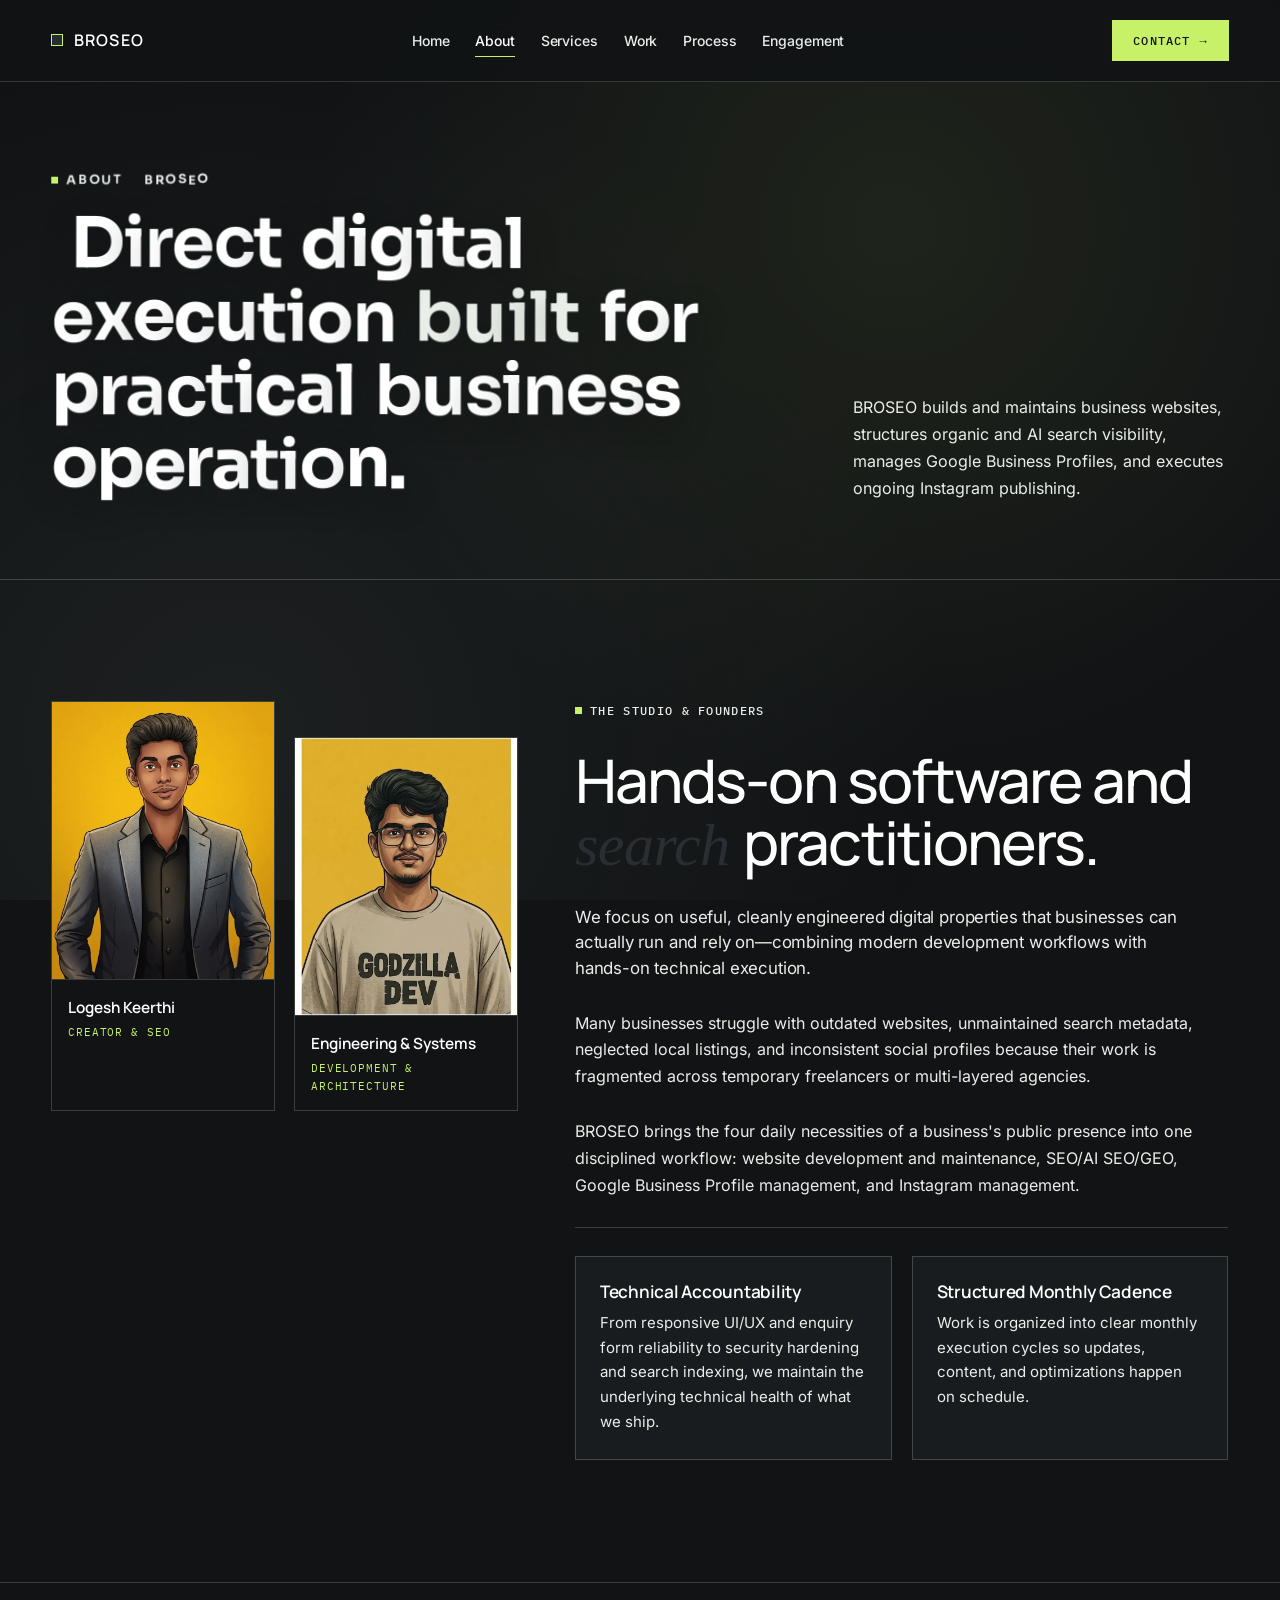
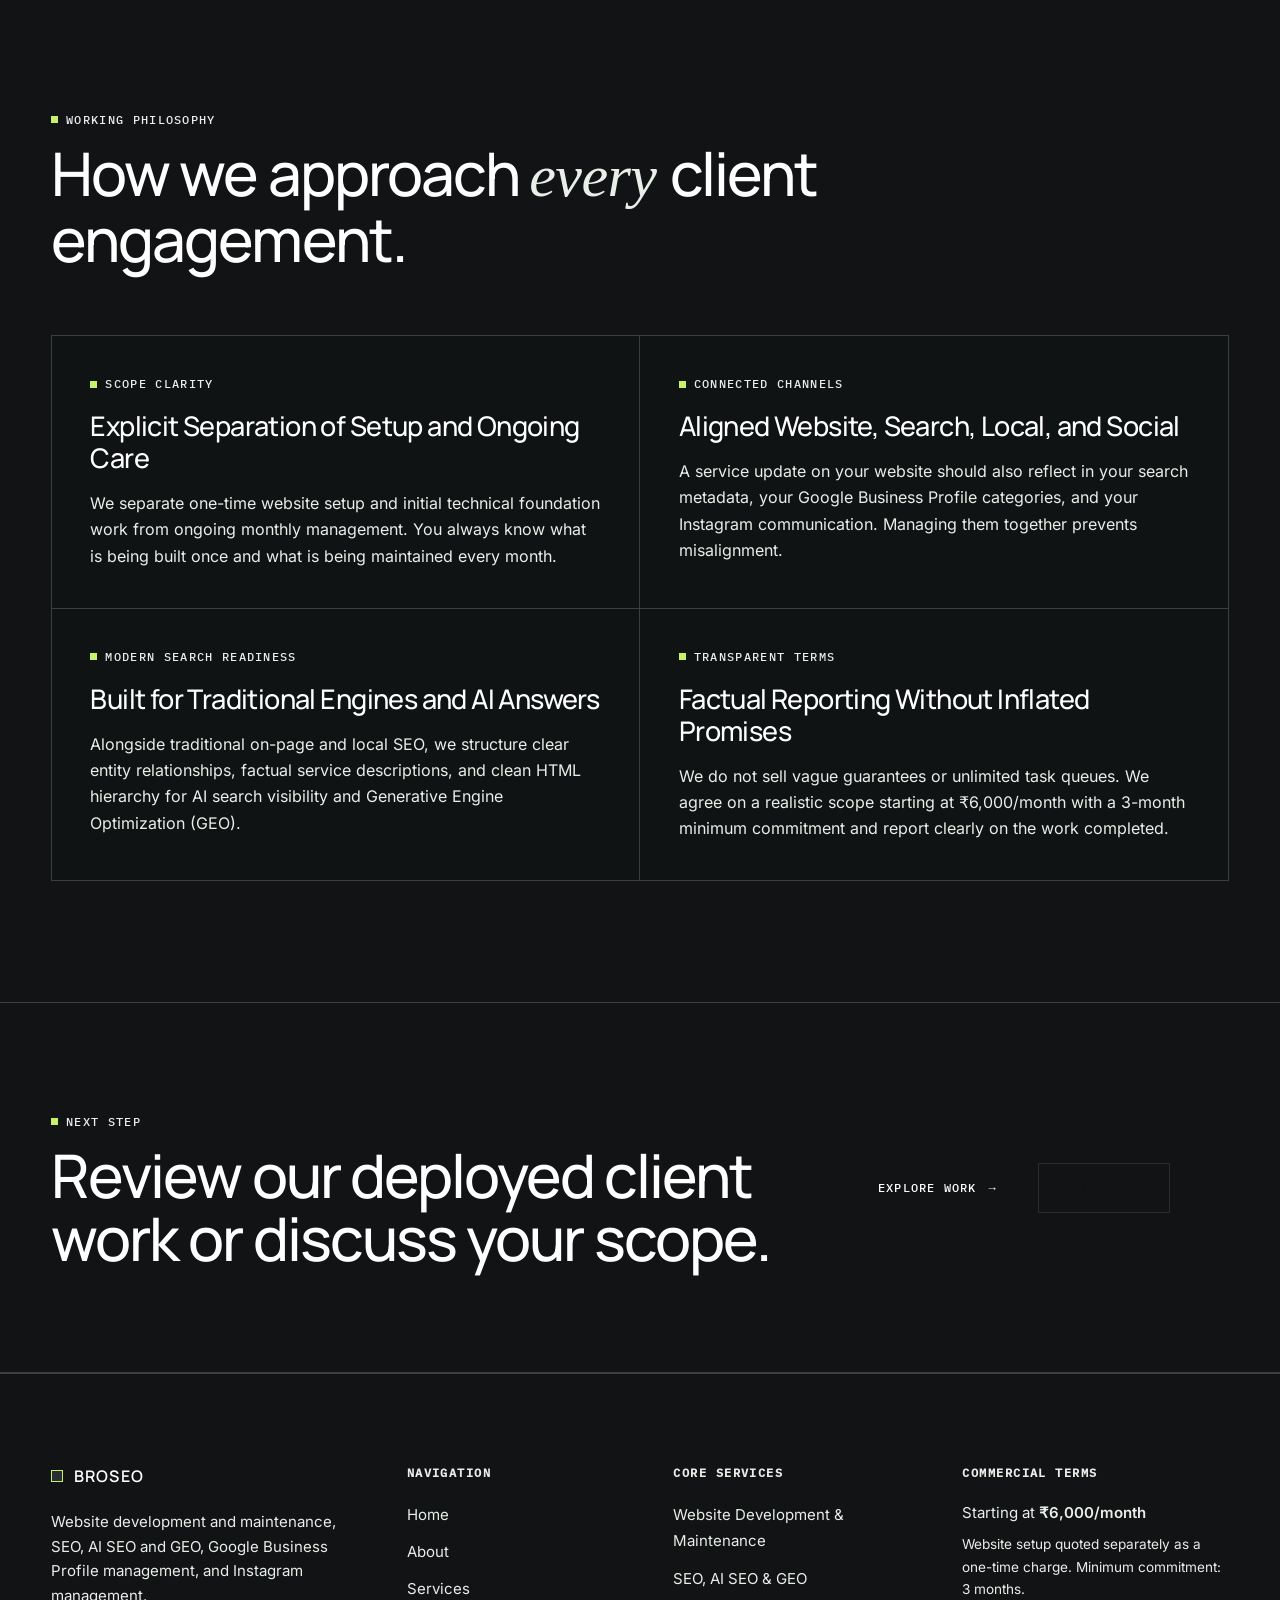
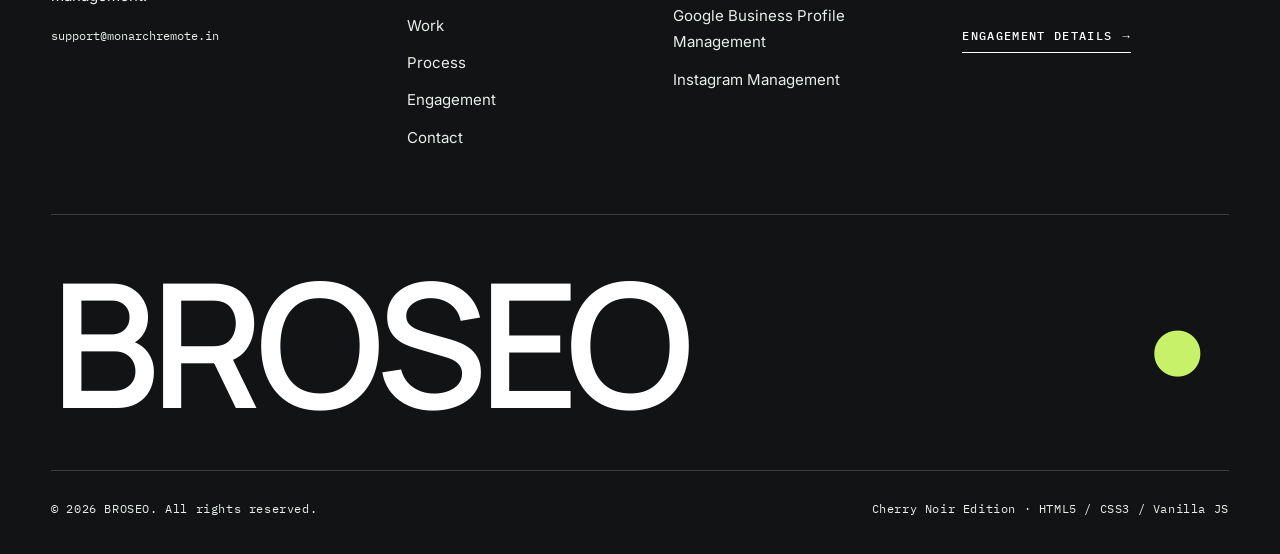
<file: about.html>
<!DOCTYPE html>
<html lang="en">
<head>
  <meta charset="UTF-8">
  <meta name="viewport" content="width=device-width, initial-scale=1.0">
  <title>About — BROSEO</title>
  <meta name="description" content="Learn about BROSEO, our working philosophy, founders, and practical approach to website development, search visibility, local profiles, and Instagram management.">
  <meta name="theme-color" content="#111315">

  <link rel="icon" type="image/svg+xml" href="assets/icons/favicon.svg">
  <link rel="preload" href="assets/fonts/sora-100-800-latin.woff2" as="font" type="font/woff2" crossorigin>
  <link rel="preload" href="assets/fonts/manrope-400-600-latin.woff2" as="font" type="font/woff2" crossorigin>
  <link rel="preload" href="assets/fonts/inter-400-600-latin.woff2" as="font" type="font/woff2" crossorigin>
  <link rel="preload" href="assets/fonts/ibm-plex-mono-400-latin.woff2" as="font" type="font/woff2" crossorigin>

  <link rel="stylesheet" href="css/design-system.css">
  <link rel="stylesheet" href="css/components.css">
  <link rel="stylesheet" href="css/animations.css">
</head>
<body class="theme-cherry">
  <a class="skip-link" href="#main-content">Skip to main content</a>

  <!-- ARCHITECTURAL HEADER -->
  <header class="site-header">
    <div class="container header-inner">
      <a href="index.html" class="brand-wordmark" aria-label="BROSEO — Home">
        <span class="brand-mark-box" aria-hidden="true"></span>
        <span>BROSEO</span>
      </a>

      <nav class="primary-nav" aria-label="Primary navigation">
        <ul class="nav-list">
          <li><a href="index.html" class="nav-link">Home</a></li>
          <li><a href="about.html" class="nav-link is-active" aria-current="page">About</a></li>
          <li><a href="services.html" class="nav-link">Services</a></li>
          <li><a href="work.html" class="nav-link">Work</a></li>
          <li><a href="process.html" class="nav-link">Process</a></li>
          <li><a href="engagement.html" class="nav-link">Engagement</a></li>
        </ul>
      </nav>

      <div class="header-actions">
        <a href="contact.html" class="btn-contact-cta">
          <span>Contact</span>
          <span class="arrow" aria-hidden="true">&rarr;</span>
        </a>

        <button
          type="button"
          class="menu-toggle"
          id="menu-toggle"
          aria-expanded="false"
          aria-controls="mobile-drawer"
          aria-label="Toggle navigation menu"
        >
          <span>Menu</span>
          <span class="menu-bars" aria-hidden="true">
            <span></span>
            <span></span>
          </span>
        </button>
      </div>
    </div>
  </header>

  <div class="mobile-drawer" id="mobile-drawer" aria-hidden="true">
    <nav aria-label="Mobile navigation">
      <ul class="mobile-nav-list">
        <li class="mobile-nav-item"><a href="index.html" class="mobile-nav-link"><span>Home</span><span>&rarr;</span></a></li>
        <li class="mobile-nav-item"><a href="about.html" class="mobile-nav-link is-active"><span>About</span><span>&rarr;</span></a></li>
        <li class="mobile-nav-item"><a href="services.html" class="mobile-nav-link"><span>Services</span><span>&rarr;</span></a></li>
        <li class="mobile-nav-item"><a href="work.html" class="mobile-nav-link"><span>Work</span><span>&rarr;</span></a></li>
        <li class="mobile-nav-item"><a href="process.html" class="mobile-nav-link"><span>Process</span><span>&rarr;</span></a></li>
        <li class="mobile-nav-item"><a href="engagement.html" class="mobile-nav-link"><span>Engagement</span><span>&rarr;</span></a></li>
      </ul>
    </nav>
    <div class="mobile-drawer-footer">
      <a href="contact.html" class="btn btn-primary-dark">
        <span>Contact Us</span>
        <span class="arrow" aria-hidden="true">&rarr;</span>
      </a>
    </div>
  </div>

  <!-- MAIN CONTENT -->
  <main id="main-content">

    <!-- PAGE HERO (BLACK CHERRY) -->
    <section class="service-hero-banner" data-scroll-color="black-cherry" aria-labelledby="about-hero-title">
      <div class="container">
        <div class="grid-12" style="align-items: end;">
          <div class="col-span-8" data-reveal>
            <span class="meta-label broseo-page-kicker" data-broseo-heading data-intensity="kicker">About BROSEO</span>
            <h1 id="about-hero-title" class="title-hero broseo-page-heading" data-broseo-heading style="margin-top: 1rem;">
              Direct digital execution <span class="serif-accent text-blush">built</span> for practical business operation.
            </h1>
          </div>
          <div class="col-span-4" data-reveal data-delay="1">
            <p class="body-copy text-blush">
              BROSEO builds and maintains business websites, structures organic and AI search visibility, manages Google Business Profiles, and executes ongoing Instagram publishing.
            </p>
          </div>
        </div>
      </div>
    </section>

    <!-- FOUNDERS & STUDIO INTRODUCTION (WARM PORCELAIN) -->
    <section class="section section-lg theme-porcelain" data-scroll-color="warm-porcelain" aria-labelledby="founders-heading">
      <div class="container">
        <div class="about-spread-grid">
          <div class="portrait-duet" data-reveal>
            <article class="portrait-card">
              <div class="portrait-media">
                <img src="assets/images/team/founder-1.webp" alt="Logesh Keerthi — Creator and SEO Lead at BROSEO" width="560" height="700">
              </div>
              <div class="portrait-meta">
                <div class="portrait-name">Logesh Keerthi</div>
                <div class="portrait-role">Creator &amp; SEO</div>
              </div>
            </article>

            <article class="portrait-card">
              <div class="portrait-media">
                <img src="assets/images/team/founder-2.webp" alt="BROSEO Engineering and Development Lead" width="560" height="700">
              </div>
              <div class="portrait-meta">
                <div class="portrait-name">Engineering &amp; Systems</div>
                <div class="portrait-role">Development &amp; Architecture</div>
              </div>
            </article>
          </div>

          <div class="about-narrative-col" data-reveal data-delay="1">
            <span class="meta-label">The Studio &amp; Founders</span>
            <h2 id="founders-heading" class="title-h1">
              Hands-on software and <span class="serif-accent text-burgundy">search</span> practitioners.
            </h2>
            <p class="lead-copy">
              We focus on useful, cleanly engineered digital properties that businesses can actually run and rely on—combining modern development workflows with hands-on technical execution.
            </p>
            <p class="body-copy" style="color: var(--dynamic-subtext);">
              Many businesses struggle with outdated websites, unmaintained search metadata, neglected local listings, and inconsistent social profiles because their work is fragmented across temporary freelancers or multi-layered agencies.
            </p>
            <p class="body-copy" style="color: var(--dynamic-subtext);">
              BROSEO brings the four daily necessities of a business's public presence into one disciplined workflow: website development and maintenance, SEO/AI SEO/GEO, Google Business Profile management, and Instagram management.
            </p>

            <div class="philosophy-pillars">
              <div class="pillar-block">
                <h3 class="title-h4">Technical Accountability</h3>
                <p style="font-size: 0.9375rem; margin-top: 0.5rem; color: var(--dynamic-subtext);">
                  From responsive UI/UX and enquiry form reliability to security hardening and search indexing, we maintain the underlying technical health of what we ship.
                </p>
              </div>
              <div class="pillar-block">
                <h3 class="title-h4">Structured Monthly Cadence</h3>
                <p style="font-size: 0.9375rem; margin-top: 0.5rem; color: var(--dynamic-subtext);">
                  Work is organized into clear monthly execution cycles so updates, content, and optimizations happen on schedule.
                </p>
              </div>
            </div>
          </div>
        </div>
      </div>
    </section>

    <!-- WORKING PHILOSOPHY & APPROACH (BLACK CHERRY) -->
    <section class="section section-lg theme-cherry" data-scroll-color="deep-burgundy" aria-labelledby="philosophy-heading">
      <div class="container">
        <div class="grid-12" style="margin-bottom: clamp(3rem, 5vw, 4.5rem);">
          <div class="col-span-8" data-reveal>
            <span class="meta-label">Working Philosophy</span>
            <h2 id="philosophy-heading" class="title-h1" style="margin-top: 0.75rem;">
              How we approach <span class="serif-accent text-blush">every</span> client engagement.
            </h2>
          </div>
        </div>

        <div class="deliverables-matrix" data-reveal>
          <article class="deliverable-cell">
            <span class="meta-label">Scope Clarity</span>
            <h3 class="title-h3">Explicit Separation of Setup and Ongoing Care</h3>
            <p class="text-blush">
              We separate one-time website setup and initial technical foundation work from ongoing monthly management. You always know what is being built once and what is being maintained every month.
            </p>
          </article>

          <article class="deliverable-cell">
            <span class="meta-label">Connected Channels</span>
            <h3 class="title-h3">Aligned Website, Search, Local, and Social</h3>
            <p class="text-blush">
              A service update on your website should also reflect in your search metadata, your Google Business Profile categories, and your Instagram communication. Managing them together prevents misalignment.
            </p>
          </article>

          <article class="deliverable-cell">
            <span class="meta-label">Modern Search Readiness</span>
            <h3 class="title-h3">Built for Traditional Engines and AI Answers</h3>
            <p class="text-blush">
              Alongside traditional on-page and local SEO, we structure clear entity relationships, factual service descriptions, and clean HTML hierarchy for AI search visibility and Generative Engine Optimization (GEO).
            </p>
          </article>

          <article class="deliverable-cell">
            <span class="meta-label">Transparent Terms</span>
            <h3 class="title-h3">Factual Reporting Without Inflated Promises</h3>
            <p class="text-blush">
              We do not sell vague guarantees or unlimited task queues. We agree on a realistic scope starting at ₹6,000/month with a 3-month minimum commitment and report clearly on the work completed.
            </p>
          </article>
        </div>
      </div>
    </section>

    <!-- CTA TRANSITION (DEEP BURGUNDY) -->
    <section class="section theme-burgundy" data-scroll-color="black-cherry" aria-labelledby="about-cta-heading">
      <div class="container">
        <div class="grid-12" style="align-items: center;">
          <div class="col-span-8" data-reveal>
            <span class="meta-label">Next Step</span>
            <h2 id="about-cta-heading" class="title-h1" style="margin-top: 0.75rem;">
              Review our deployed client work or discuss your scope.
            </h2>
          </div>
          <div class="col-span-4" data-reveal data-delay="1" style="display: flex; flex-wrap: wrap; gap: 1rem;">
            <a href="work.html" class="btn btn-primary-light">
              <span>Explore Work</span>
              <span class="arrow" aria-hidden="true">&rarr;</span>
            </a>
            <a href="contact.html" class="btn btn-outline-light">
              <span>Contact Us</span>
            </a>
          </div>
        </div>
      </div>
    </section>

  </main>

  <!-- FOOTER -->
  <footer class="site-footer">
    <div class="container">
      <div class="footer-top-grid">
        <div>
          <a href="index.html" class="brand-wordmark">
            <span class="brand-mark-box" aria-hidden="true"></span>
            <span>BROSEO</span>
          </a>
          <p class="text-blush" style="margin-top: 1.25rem; font-size: 0.9375rem; max-width: 36ch;">
            Website development and maintenance, SEO, AI SEO and GEO, Google Business Profile management, and Instagram management.
          </p>
          <p style="margin-top: 1rem; font-family: var(--font-mono); font-size: 0.78rem; color: var(--dynamic-muted);">
            <a href="mailto:support@monarchremote.in">support@monarchremote.in</a>
          </p>
        </div>

        <div>
          <h2 class="footer-col-title">Navigation</h2>
          <ul class="footer-nav-list">
            <li><a href="index.html">Home</a></li>
            <li><a href="about.html">About</a></li>
            <li><a href="services.html">Services</a></li>
            <li><a href="work.html">Work</a></li>
            <li><a href="process.html">Process</a></li>
            <li><a href="engagement.html">Engagement</a></li>
            <li><a href="contact.html">Contact</a></li>
          </ul>
        </div>

        <div>
          <h2 class="footer-col-title">Core Services</h2>
          <ul class="footer-nav-list">
            <li><a href="website-development.html">Website Development &amp; Maintenance</a></li>
            <li><a href="seo.html">SEO, AI SEO &amp; GEO</a></li>
            <li><a href="google-business-profile.html">Google Business Profile Management</a></li>
            <li><a href="instagram-management.html">Instagram Management</a></li>
          </ul>
        </div>

        <div>
          <h2 class="footer-col-title">Commercial Terms</h2>
          <p class="text-blush" style="font-size: 0.9375rem;">
            Starting at <strong>₹6,000/month</strong>
          </p>
          <p style="font-size: 0.85rem; color: var(--dynamic-muted); margin-top: 0.5rem;">
            Website setup quoted separately as a one-time charge. Minimum commitment: 3 months.
          </p>
          <div style="margin-top: 1.25rem;">
            <a href="engagement.html" class="editorial-link">
              <span>Engagement Details</span>
              <span class="arrow" aria-hidden="true">&rarr;</span>
            </a>
          </div>
        </div>
      </div>

      <div class="footer-monument" aria-hidden="true">
        <div class="footer-monument-word">
          <span>BROSEO</span>
          <span class="footer-monument-dot">&bull;</span>
        </div>
      </div>

      <div class="footer-bottom">
        <span>&copy; 2026 BROSEO. All rights reserved.</span>
        <span>Cherry Noir Edition &middot; HTML5 / CSS3 / Vanilla JS</span>
      </div>
    </div>
  </footer>

  <script src="js/main.js"></script>
</body>
</html>
</file>
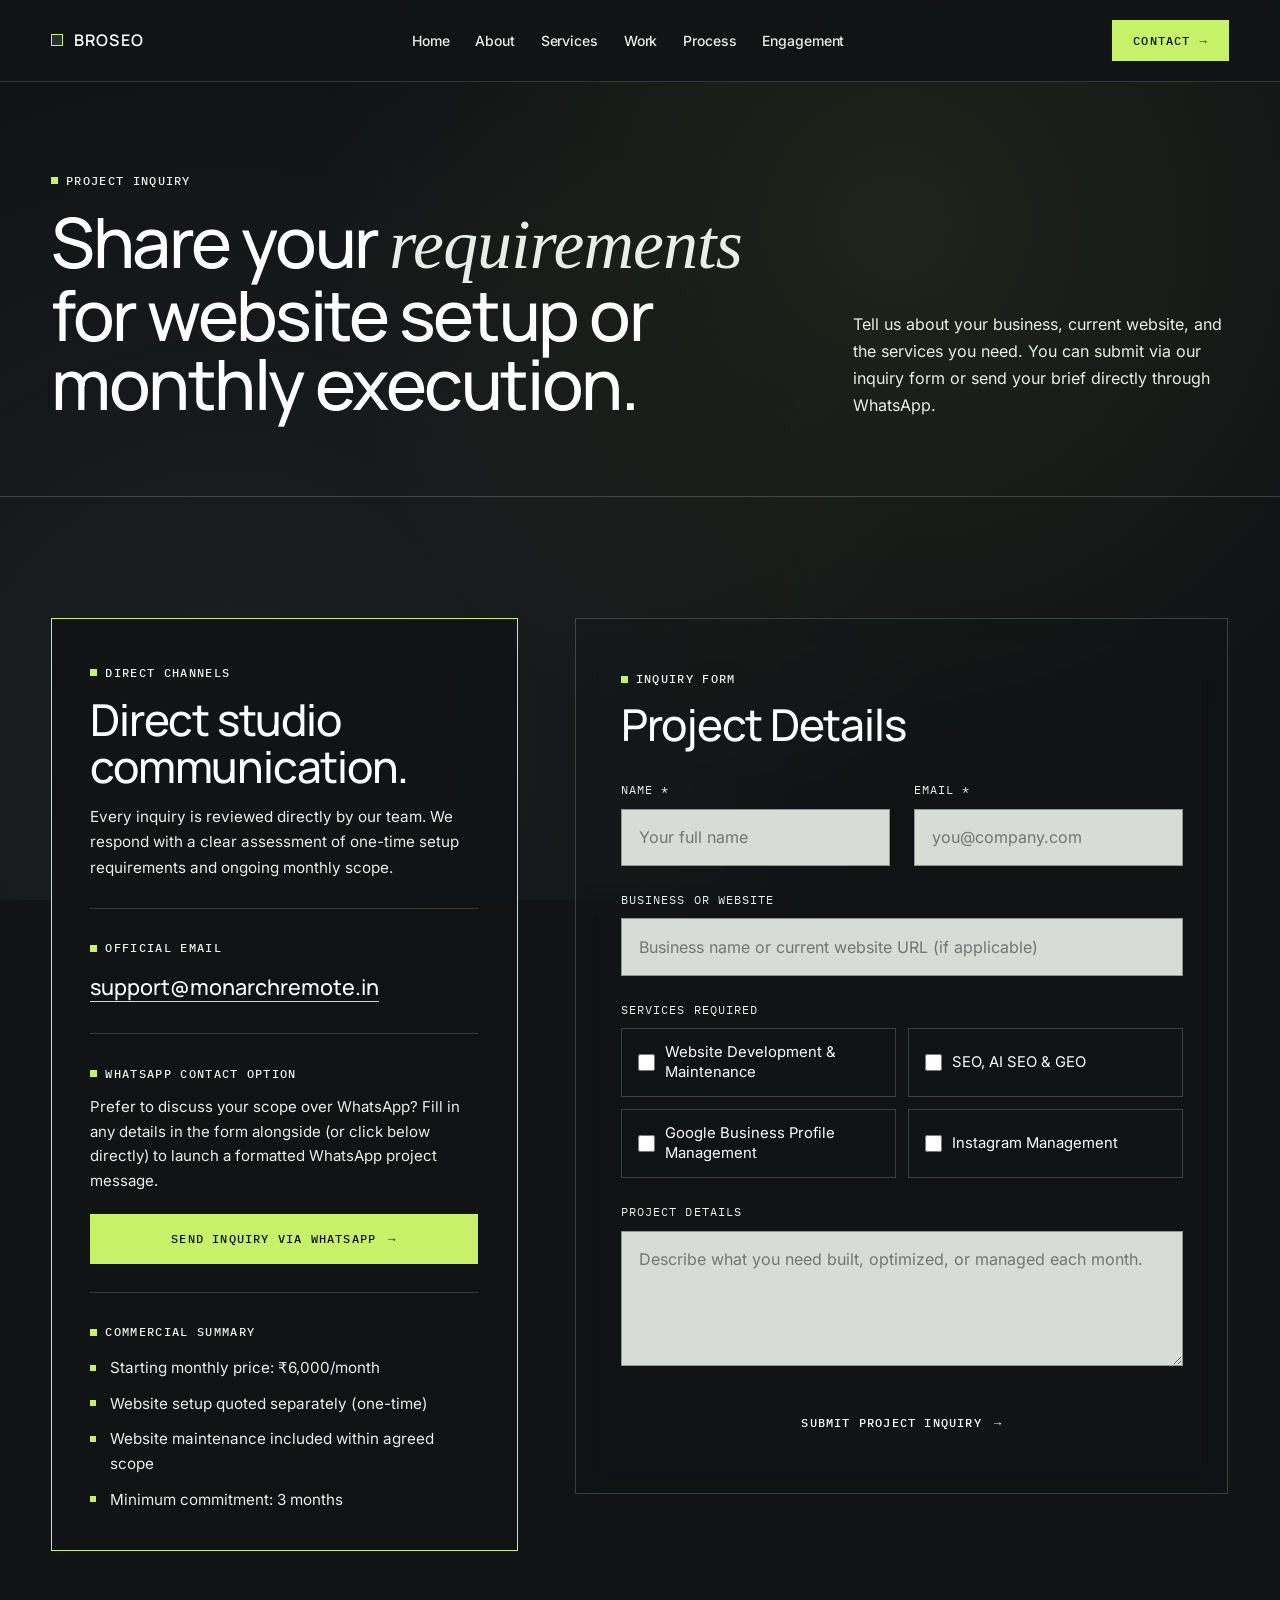
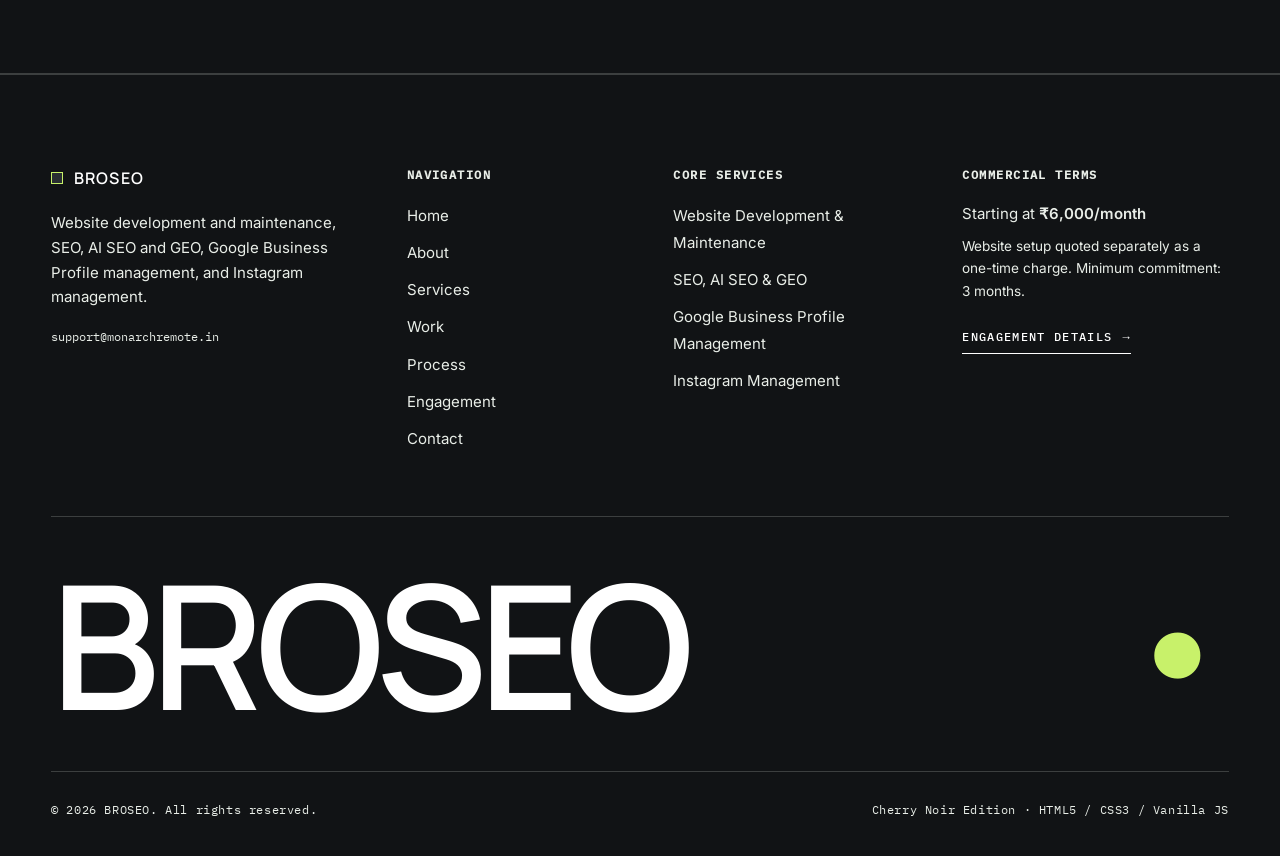
<file: contact.html>
<!DOCTYPE html>
<html lang="en">
<head>
  <meta charset="UTF-8">
  <meta name="viewport" content="width=device-width, initial-scale=1.0">
  <title>Contact — BROSEO</title>
  <meta name="description" content="Contact BROSEO to discuss website development and maintenance, SEO, AI SEO and GEO, Google Business Profile management, or Instagram management.">
  <meta name="theme-color" content="#111315">

  <link rel="icon" type="image/svg+xml" href="assets/icons/favicon.svg">
  <link rel="preload" href="assets/fonts/manrope-400-600-latin.woff2" as="font" type="font/woff2" crossorigin>
  <link rel="preload" href="assets/fonts/inter-400-600-latin.woff2" as="font" type="font/woff2" crossorigin>
  <link rel="preload" href="assets/fonts/ibm-plex-mono-400-latin.woff2" as="font" type="font/woff2" crossorigin>

  <link rel="stylesheet" href="css/design-system.css">
  <link rel="stylesheet" href="css/components.css">
  <link rel="stylesheet" href="css/animations.css">
</head>
<body class="theme-cherry">
  <a class="skip-link" href="#main-content">Skip to main content</a>

  <!-- ARCHITECTURAL HEADER -->
  <header class="site-header">
    <div class="container header-inner">
      <a href="index.html" class="brand-wordmark" aria-label="BROSEO — Home">
        <span class="brand-mark-box" aria-hidden="true"></span>
        <span>BROSEO</span>
      </a>

      <nav class="primary-nav" aria-label="Primary navigation">
        <ul class="nav-list">
          <li><a href="index.html" class="nav-link">Home</a></li>
          <li><a href="about.html" class="nav-link">About</a></li>
          <li><a href="services.html" class="nav-link">Services</a></li>
          <li><a href="work.html" class="nav-link">Work</a></li>
          <li><a href="process.html" class="nav-link">Process</a></li>
          <li><a href="engagement.html" class="nav-link">Engagement</a></li>
        </ul>
      </nav>

      <div class="header-actions">
        <a href="contact.html" class="btn-contact-cta" aria-current="page">
          <span>Contact</span>
          <span class="arrow" aria-hidden="true">&rarr;</span>
        </a>

        <button
          type="button"
          class="menu-toggle"
          id="menu-toggle"
          aria-expanded="false"
          aria-controls="mobile-drawer"
          aria-label="Toggle navigation menu"
        >
          <span>Menu</span>
          <span class="menu-bars" aria-hidden="true">
            <span></span>
            <span></span>
          </span>
        </button>
      </div>
    </div>
  </header>

  <div class="mobile-drawer" id="mobile-drawer" aria-hidden="true">
    <nav aria-label="Mobile navigation">
      <ul class="mobile-nav-list">
        <li class="mobile-nav-item"><a href="index.html" class="mobile-nav-link"><span>Home</span><span>&rarr;</span></a></li>
        <li class="mobile-nav-item"><a href="about.html" class="mobile-nav-link"><span>About</span><span>&rarr;</span></a></li>
        <li class="mobile-nav-item"><a href="services.html" class="mobile-nav-link"><span>Services</span><span>&rarr;</span></a></li>
        <li class="mobile-nav-item"><a href="work.html" class="mobile-nav-link"><span>Work</span><span>&rarr;</span></a></li>
        <li class="mobile-nav-item"><a href="process.html" class="mobile-nav-link"><span>Process</span><span>&rarr;</span></a></li>
        <li class="mobile-nav-item"><a href="engagement.html" class="mobile-nav-link"><span>Engagement</span><span>&rarr;</span></a></li>
      </ul>
    </nav>
    <div class="mobile-drawer-footer">
      <a href="contact.html" class="btn btn-primary-dark">
        <span>Contact Us</span>
        <span class="arrow" aria-hidden="true">&rarr;</span>
      </a>
    </div>
  </div>

  <!-- MAIN CONTENT -->
  <main id="main-content">

    <!-- CONTACT HERO -->
    <section class="service-hero-banner" data-scroll-color="black-cherry" aria-labelledby="contact-page-title">
      <div class="container">
        <div class="grid-12" style="align-items: end;">
          <div class="col-span-8" data-reveal>
            <span class="meta-label">Project Inquiry</span>
            <h1 id="contact-page-title" class="title-hero" style="margin-top: 1rem;">
              Share your <span class="serif-accent text-blush">requirements</span> for website setup or monthly execution.
            </h1>
          </div>
          <div class="col-span-4" data-reveal data-delay="1">
            <p class="body-copy text-blush">
              Tell us about your business, current website, and the services you need. You can submit via our inquiry form or send your brief directly through WhatsApp.
            </p>
          </div>
        </div>
      </div>
    </section>

    <!-- CONTACT ARCHITECTURE (WARM PORCELAIN) -->
    <section class="section section-lg theme-porcelain" data-scroll-color="warm-porcelain" aria-labelledby="form-section-title">
      <div class="container">
        <div class="contact-architecture-grid">

          <!-- Left Column: Direct Contact & WhatsApp Option -->
          <aside class="contact-direct-card" data-reveal>
            <div>
              <span class="meta-label" style="color: var(--powder-blush);">Direct Channels</span>
              <h2 class="title-h2" style="margin-top: 0.75rem;">
                Direct studio communication.
              </h2>
              <p class="text-blush" style="margin-top: 0.85rem; font-size: 0.95rem;">
                Every inquiry is reviewed directly by our team. We respond with a clear assessment of one-time setup requirements and ongoing monthly scope.
              </p>
            </div>

            <div style="border-top: 1px solid var(--hairline-dark); padding-top: 1.5rem;">
              <div class="meta-label" style="color: var(--powder-blush);">Official Email</div>
              <p style="margin-top: 0.65rem; font-family: var(--font-display); font-size: 1.35rem; font-weight: 500;">
                <a href="mailto:support@monarchremote.in" style="color: var(--warm-porcelain); border-bottom: 1px solid var(--dusty-rose);">
                  support@monarchremote.in
                </a>
              </p>
            </div>

            <div id="whatsapp-contact" style="border-top: 1px solid var(--hairline-dark); padding-top: 1.5rem;">
              <div class="meta-label" style="color: var(--powder-blush);">WhatsApp Contact Option</div>
              <p class="text-blush" style="margin-top: 0.65rem; font-size: 0.9375rem;">
                Prefer to discuss your scope over WhatsApp? Fill in any details in the form alongside (or click below directly) to launch a formatted WhatsApp project message.
              </p>
              <div style="margin-top: 1.25rem;">
                <button type="button" id="whatsapp-submit-btn" class="btn btn-primary-dark" style="width: 100%;">
                  <span>Send Inquiry via WhatsApp</span>
                  <span class="arrow" aria-hidden="true">&rarr;</span>
                </button>
              </div>
            </div>

            <div style="border-top: 1px solid var(--hairline-dark); padding-top: 1.5rem;">
              <div class="meta-label" style="color: var(--powder-blush);">Commercial Summary</div>
              <ul class="deliverable-bullet-list text-blush" style="margin-top: 0.75rem; font-size: 0.875rem;">
                <li>Starting monthly price: ₹6,000/month</li>
                <li>Website setup quoted separately (one-time)</li>
                <li>Website maintenance included within agreed scope</li>
                <li>Minimum commitment: 3 months</li>
              </ul>
            </div>
          </aside>

          <!-- Right Column: Required Contact Form -->
          <div class="contact-form-panel" data-reveal data-delay="1">
            <span class="meta-label">Inquiry Form</span>
            <h2 id="form-section-title" class="title-h2" style="margin-top: 0.65rem; margin-bottom: 2rem;">
              Project Details
            </h2>

            <form id="studio-contact-form" novalidate>
              <div class="form-grid">
                <!-- 1. Name -->
                <div class="form-group">
                  <label class="form-label" for="contact-name">Name *</label>
                  <input
                    class="form-input"
                    type="text"
                    id="contact-name"
                    name="name"
                    required
                    autocomplete="name"
                    placeholder="Your full name"
                  >
                </div>

                <!-- 2. Email -->
                <div class="form-group">
                  <label class="form-label" for="contact-email">Email *</label>
                  <input
                    class="form-input"
                    type="email"
                    id="contact-email"
                    name="email"
                    required
                    autocomplete="email"
                    placeholder="you@company.com"
                  >
                </div>

                <!-- 3. Business or website -->
                <div class="form-group full-width">
                  <label class="form-label" for="contact-business">Business or Website</label>
                  <input
                    class="form-input"
                    type="text"
                    id="contact-business"
                    name="business"
                    autocomplete="organization"
                    placeholder="Business name or current website URL (if applicable)"
                  >
                </div>

                <!-- 4. Services required -->
                <div class="form-group full-width">
                  <span class="form-label" id="services-required-label">Services Required</span>
                  <div class="checkbox-grid" role="group" aria-labelledby="services-required-label">
                    <label class="checkbox-pill">
                      <input type="checkbox" name="services" value="Website Development & Maintenance">
                      <span>Website Development &amp; Maintenance</span>
                    </label>
                    <label class="checkbox-pill">
                      <input type="checkbox" name="services" value="SEO, AI SEO & GEO">
                      <span>SEO, AI SEO &amp; GEO</span>
                    </label>
                    <label class="checkbox-pill">
                      <input type="checkbox" name="services" value="Google Business Profile Management">
                      <span>Google Business Profile Management</span>
                    </label>
                    <label class="checkbox-pill">
                      <input type="checkbox" name="services" value="Instagram Management">
                      <span>Instagram Management</span>
                    </label>
                  </div>
                </div>

                <!-- 5. Project details -->
                <div class="form-group full-width">
                  <label class="form-label" for="contact-details">Project Details</label>
                  <textarea
                    class="form-textarea"
                    id="contact-details"
                    name="details"
                    placeholder="Describe what you need built, optimized, or managed each month."
                  ></textarea>
                </div>

                <!-- Submit Actions -->
                <div class="form-group full-width" style="padding-top: 0.5rem;">
                  <button type="submit" class="btn btn-primary-light" style="width: 100%;">
                    <span>Submit Project Inquiry</span>
                    <span class="arrow" aria-hidden="true">&rarr;</span>
                  </button>
                </div>
              </div>

              <div id="form-feedback" class="form-feedback" role="status" aria-live="polite"></div>
            </form>
          </div>

        </div>
      </div>
    </section>

  </main>

  <!-- FOOTER -->
  <footer class="site-footer">
    <div class="container">
      <div class="footer-top-grid">
        <div>
          <a href="index.html" class="brand-wordmark">
            <span class="brand-mark-box" aria-hidden="true"></span>
            <span>BROSEO</span>
          </a>
          <p class="text-blush" style="margin-top: 1.25rem; font-size: 0.9375rem; max-width: 36ch;">
            Website development and maintenance, SEO, AI SEO and GEO, Google Business Profile management, and Instagram management.
          </p>
          <p style="margin-top: 1rem; font-family: var(--font-mono); font-size: 0.78rem; color: var(--dynamic-muted);">
            <a href="mailto:support@monarchremote.in">support@monarchremote.in</a>
          </p>
        </div>

        <div>
          <h2 class="footer-col-title">Navigation</h2>
          <ul class="footer-nav-list">
            <li><a href="index.html">Home</a></li>
            <li><a href="about.html">About</a></li>
            <li><a href="services.html">Services</a></li>
            <li><a href="work.html">Work</a></li>
            <li><a href="process.html">Process</a></li>
            <li><a href="engagement.html">Engagement</a></li>
            <li><a href="contact.html">Contact</a></li>
          </ul>
        </div>

        <div>
          <h2 class="footer-col-title">Core Services</h2>
          <ul class="footer-nav-list">
            <li><a href="website-development.html">Website Development &amp; Maintenance</a></li>
            <li><a href="seo.html">SEO, AI SEO &amp; GEO</a></li>
            <li><a href="google-business-profile.html">Google Business Profile Management</a></li>
            <li><a href="instagram-management.html">Instagram Management</a></li>
          </ul>
        </div>

        <div>
          <h2 class="footer-col-title">Commercial Terms</h2>
          <p class="text-blush" style="font-size: 0.9375rem;">
            Starting at <strong>₹6,000/month</strong>
          </p>
          <p style="font-size: 0.85rem; color: var(--dynamic-muted); margin-top: 0.5rem;">
            Website setup quoted separately as a one-time charge. Minimum commitment: 3 months.
          </p>
          <div style="margin-top: 1.25rem;">
            <a href="engagement.html" class="editorial-link">
              <span>Engagement Details</span>
              <span class="arrow" aria-hidden="true">&rarr;</span>
            </a>
          </div>
        </div>
      </div>

      <div class="footer-monument" aria-hidden="true">
        <div class="footer-monument-word">
          <span>BROSEO</span>
          <span class="footer-monument-dot">&bull;</span>
        </div>
      </div>

      <div class="footer-bottom">
        <span>&copy; 2026 BROSEO. All rights reserved.</span>
        <span>Cherry Noir Edition &middot; HTML5 / CSS3 / Vanilla JS</span>
      </div>
    </div>
  </footer>

  <script src="js/main.js"></script>
</body>
</html>
</file>
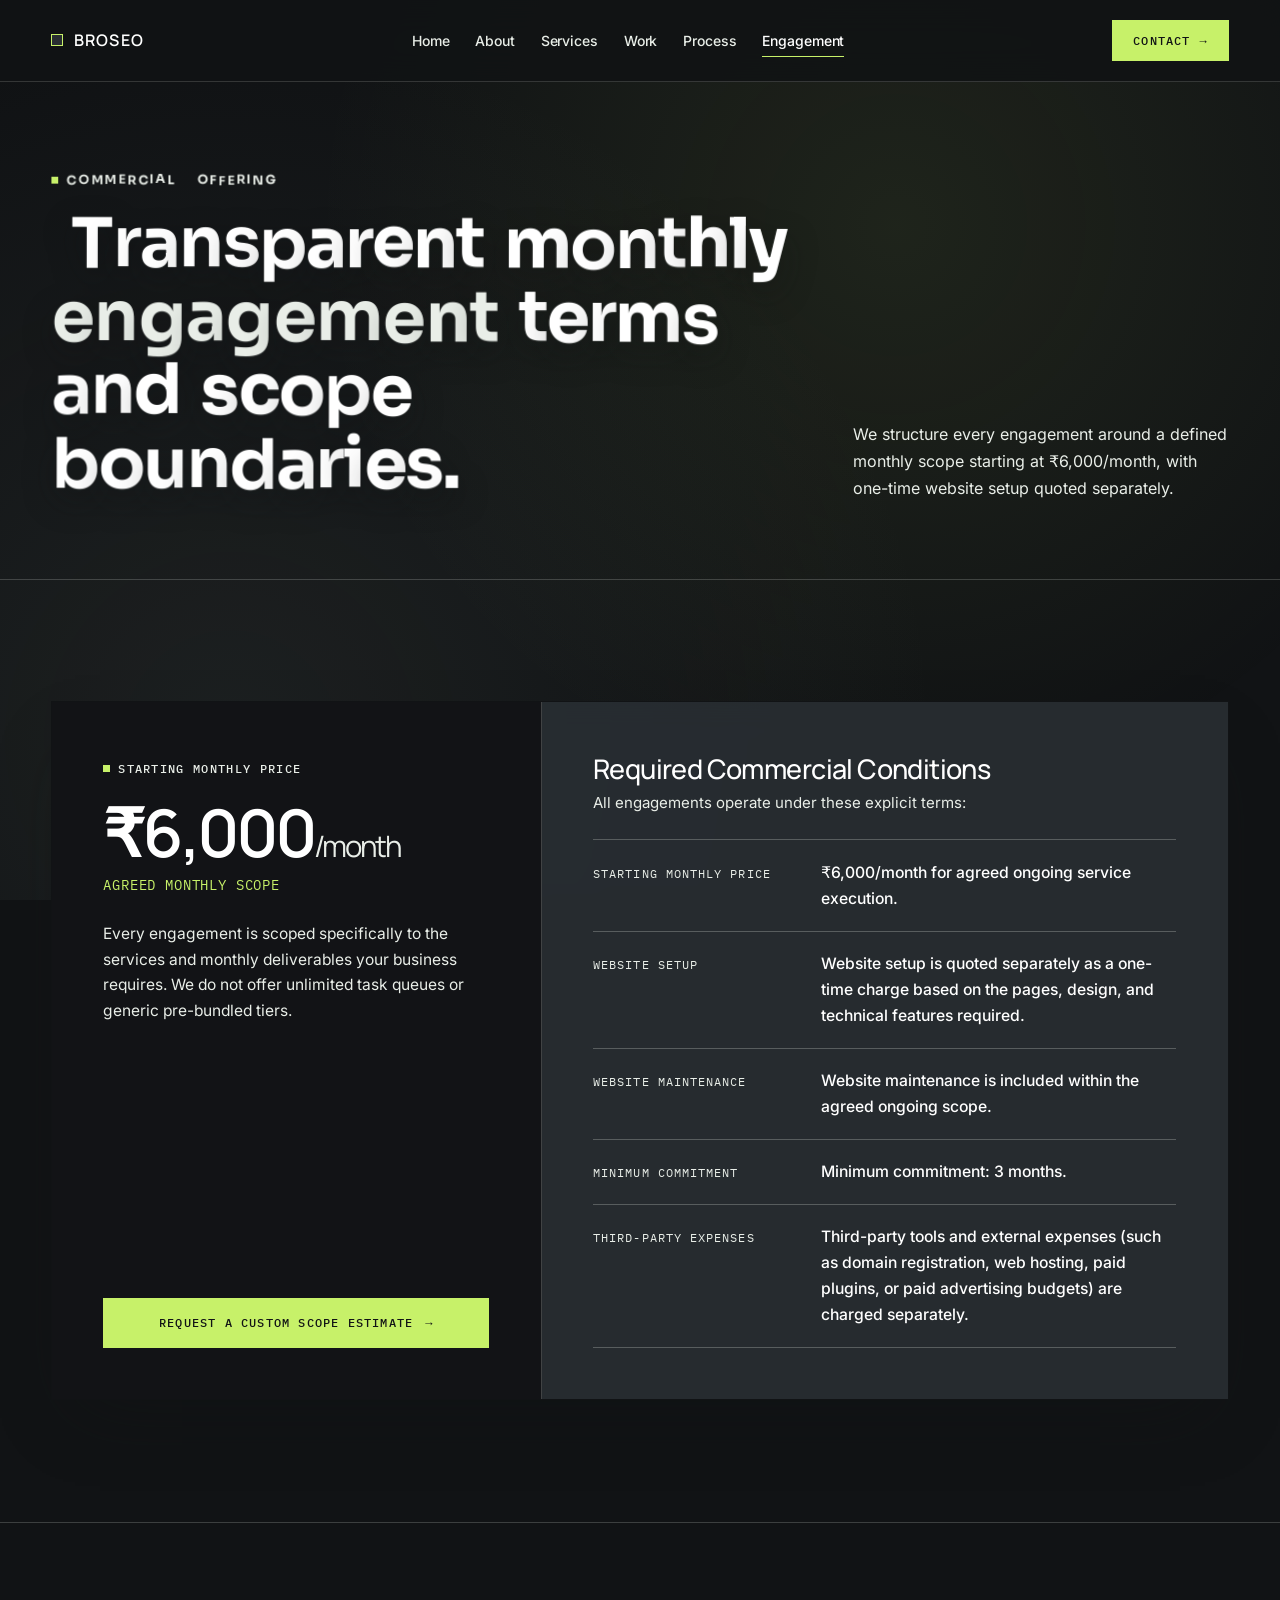
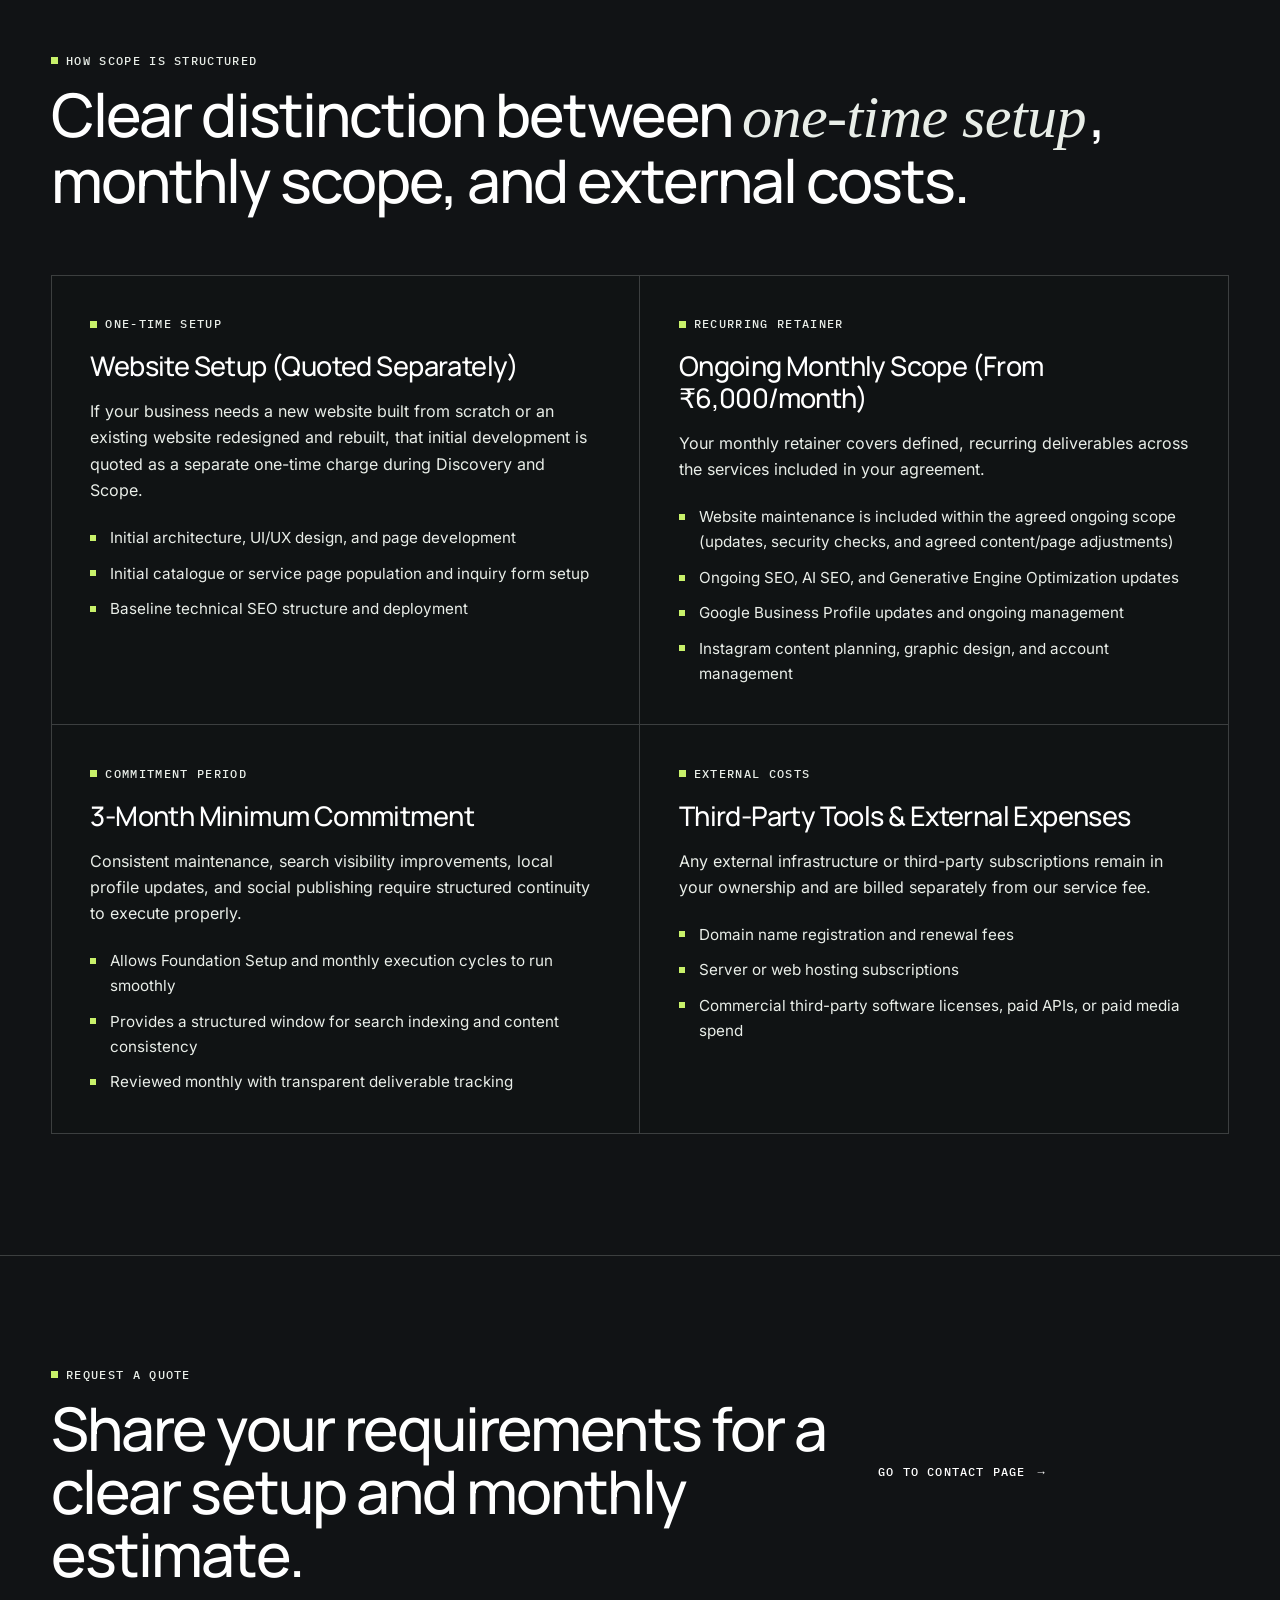
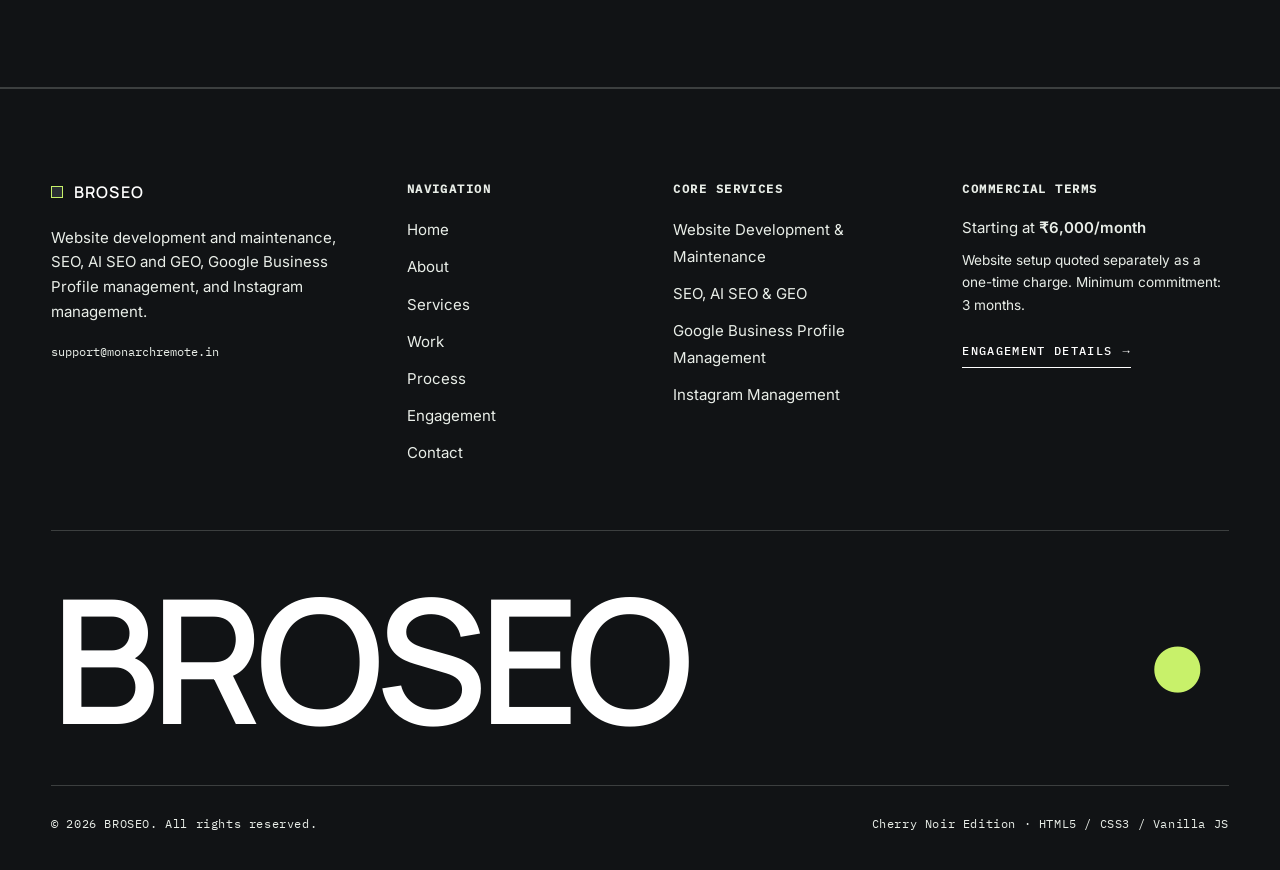
<file: engagement.html>
<!DOCTYPE html>
<html lang="en">
<head>
  <meta charset="UTF-8">
  <meta name="viewport" content="width=device-width, initial-scale=1.0">
  <title>Engagement &amp; Pricing — BROSEO</title>
  <meta name="description" content="Commercial offering and engagement terms for BROSEO. Starting monthly price ₹6,000/month. Website setup quoted separately as a one-time charge. Minimum commitment 3 months.">
  <meta name="theme-color" content="#111315">

  <link rel="icon" type="image/svg+xml" href="assets/icons/favicon.svg">
  <link rel="preload" href="assets/fonts/sora-100-800-latin.woff2" as="font" type="font/woff2" crossorigin>
  <link rel="preload" href="assets/fonts/manrope-400-600-latin.woff2" as="font" type="font/woff2" crossorigin>
  <link rel="preload" href="assets/fonts/inter-400-600-latin.woff2" as="font" type="font/woff2" crossorigin>
  <link rel="preload" href="assets/fonts/ibm-plex-mono-400-latin.woff2" as="font" type="font/woff2" crossorigin>

  <link rel="stylesheet" href="css/design-system.css">
  <link rel="stylesheet" href="css/components.css">
  <link rel="stylesheet" href="css/animations.css">
</head>
<body class="theme-cherry">
  <a class="skip-link" href="#main-content">Skip to main content</a>

  <!-- ARCHITECTURAL HEADER -->
  <header class="site-header">
    <div class="container header-inner">
      <a href="index.html" class="brand-wordmark" aria-label="BROSEO — Home">
        <span class="brand-mark-box" aria-hidden="true"></span>
        <span>BROSEO</span>
      </a>

      <nav class="primary-nav" aria-label="Primary navigation">
        <ul class="nav-list">
          <li><a href="index.html" class="nav-link">Home</a></li>
          <li><a href="about.html" class="nav-link">About</a></li>
          <li><a href="services.html" class="nav-link">Services</a></li>
          <li><a href="work.html" class="nav-link">Work</a></li>
          <li><a href="process.html" class="nav-link">Process</a></li>
          <li><a href="engagement.html" class="nav-link is-active" aria-current="page">Engagement</a></li>
        </ul>
      </nav>

      <div class="header-actions">
        <a href="contact.html" class="btn-contact-cta">
          <span>Contact</span>
          <span class="arrow" aria-hidden="true">&rarr;</span>
        </a>

        <button
          type="button"
          class="menu-toggle"
          id="menu-toggle"
          aria-expanded="false"
          aria-controls="mobile-drawer"
          aria-label="Toggle navigation menu"
        >
          <span>Menu</span>
          <span class="menu-bars" aria-hidden="true">
            <span></span>
            <span></span>
          </span>
        </button>
      </div>
    </div>
  </header>

  <div class="mobile-drawer" id="mobile-drawer" aria-hidden="true">
    <nav aria-label="Mobile navigation">
      <ul class="mobile-nav-list">
        <li class="mobile-nav-item"><a href="index.html" class="mobile-nav-link"><span>Home</span><span>&rarr;</span></a></li>
        <li class="mobile-nav-item"><a href="about.html" class="mobile-nav-link"><span>About</span><span>&rarr;</span></a></li>
        <li class="mobile-nav-item"><a href="services.html" class="mobile-nav-link"><span>Services</span><span>&rarr;</span></a></li>
        <li class="mobile-nav-item"><a href="work.html" class="mobile-nav-link"><span>Work</span><span>&rarr;</span></a></li>
        <li class="mobile-nav-item"><a href="process.html" class="mobile-nav-link"><span>Process</span><span>&rarr;</span></a></li>
        <li class="mobile-nav-item"><a href="engagement.html" class="mobile-nav-link is-active"><span>Engagement</span><span>&rarr;</span></a></li>
      </ul>
    </nav>
    <div class="mobile-drawer-footer">
      <a href="contact.html" class="btn btn-primary-dark">
        <span>Contact Us</span>
        <span class="arrow" aria-hidden="true">&rarr;</span>
      </a>
    </div>
  </div>

  <!-- MAIN CONTENT -->
  <main id="main-content">

    <!-- HERO -->
    <section class="service-hero-banner" data-scroll-color="black-cherry" aria-labelledby="engagement-page-title">
      <div class="container">
        <div class="grid-12" style="align-items: end;">
          <div class="col-span-8" data-reveal>
            <span class="meta-label broseo-page-kicker" data-broseo-heading data-intensity="kicker">Commercial Offering</span>
            <h1 id="engagement-page-title" class="title-hero broseo-page-heading" data-broseo-heading style="margin-top: 1rem;">
              Transparent monthly <span class="serif-accent text-blush">engagement</span> terms and scope boundaries.
            </h1>
          </div>
          <div class="col-span-4" data-reveal data-delay="1">
            <p class="body-copy text-blush">
              We structure every engagement around a defined monthly scope starting at ₹6,000/month, with one-time website setup quoted separately.
            </p>
          </div>
        </div>
      </div>
    </section>

    <!-- PRIMARY COMMERCIAL MONOLITH (WARM PORCELAIN + DEEP BURGUNDY) -->
    <section class="section section-lg theme-porcelain" data-scroll-color="warm-porcelain" aria-labelledby="monolith-heading">
      <div class="container">
        <div class="engagement-monolith" data-reveal>
          <div class="engagement-price-anchor">
            <div>
              <span class="meta-label" style="color: var(--powder-blush);">Starting Monthly Price</span>
              <h2 id="monolith-heading" class="price-figure-display" style="margin-top: 1.25rem;">
                ₹6,000<span style="font-size: 0.45em; font-weight: 400; color: var(--powder-blush);">/month</span>
              </h2>
              <span class="price-figure-period">Agreed Monthly Scope</span>
              <p class="text-blush" style="margin-top: 1.5rem; font-size: 0.96875rem;">
                Every engagement is scoped specifically to the services and monthly deliverables your business requires. We do not offer unlimited task queues or generic pre-bundled tiers.
              </p>
            </div>

            <div>
              <a href="contact.html" class="btn btn-porcelain" style="width: 100%;">
                <span>Request a Custom Scope Estimate</span>
                <span class="arrow" aria-hidden="true">&rarr;</span>
              </a>
            </div>
          </div>

          <div class="engagement-conditions-ledger">
            <div style="margin-bottom: 1.5rem;">
              <h3 class="title-h3">Required Commercial Conditions</h3>
              <p class="text-blush" style="font-size: 0.9375rem; margin-top: 0.35rem;">
                All engagements operate under these explicit terms:
              </p>
            </div>

            <div class="conditions-table">
              <div class="condition-row">
                <div class="condition-key">Starting Monthly Price</div>
                <div class="condition-val">₹6,000/month for agreed ongoing service execution.</div>
              </div>
              <div class="condition-row">
                <div class="condition-key">Website Setup</div>
                <div class="condition-val">Website setup is quoted separately as a one-time charge based on the pages, design, and technical features required.</div>
              </div>
              <div class="condition-row">
                <div class="condition-key">Website Maintenance</div>
                <div class="condition-val">Website maintenance is included within the agreed ongoing scope.</div>
              </div>
              <div class="condition-row">
                <div class="condition-key">Minimum Commitment</div>
                <div class="condition-val">Minimum commitment: 3 months.</div>
              </div>
              <div class="condition-row">
                <div class="condition-key">Third-Party Expenses</div>
                <div class="condition-val">Third-party tools and external expenses (such as domain registration, web hosting, paid plugins, or paid advertising budgets) are charged separately.</div>
              </div>
            </div>
          </div>
        </div>
      </div>
    </section>

    <!-- DETAILED SCOPE BOUNDARIES (BLACK CHERRY) -->
    <section class="section section-lg theme-cherry" data-scroll-color="deep-burgundy" aria-labelledby="boundaries-heading">
      <div class="container">
        <div style="margin-bottom: clamp(3rem, 5vw, 4.5rem);" data-reveal>
          <span class="meta-label">How Scope Is Structured</span>
          <h2 id="boundaries-heading" class="title-h1" style="margin-top: 0.75rem;">
            Clear distinction between <span class="serif-accent text-blush">one-time setup</span>, monthly scope, and external costs.
          </h2>
        </div>

        <div class="deliverables-matrix" data-reveal>
          <article class="deliverable-cell">
            <span class="meta-label">One-Time Setup</span>
            <h3 class="title-h3">Website Setup (Quoted Separately)</h3>
            <p class="text-blush">
              If your business needs a new website built from scratch or an existing website redesigned and rebuilt, that initial development is quoted as a separate one-time charge during Discovery and Scope.
            </p>
            <ul class="deliverable-bullet-list text-blush">
              <li>Initial architecture, UI/UX design, and page development</li>
              <li>Initial catalogue or service page population and inquiry form setup</li>
              <li>Baseline technical SEO structure and deployment</li>
            </ul>
          </article>

          <article class="deliverable-cell">
            <span class="meta-label">Recurring Retainer</span>
            <h3 class="title-h3">Ongoing Monthly Scope (From ₹6,000/month)</h3>
            <p class="text-blush">
              Your monthly retainer covers defined, recurring deliverables across the services included in your agreement.
            </p>
            <ul class="deliverable-bullet-list text-blush">
              <li>Website maintenance is included within the agreed ongoing scope (updates, security checks, and agreed content/page adjustments)</li>
              <li>Ongoing SEO, AI SEO, and Generative Engine Optimization updates</li>
              <li>Google Business Profile updates and ongoing management</li>
              <li>Instagram content planning, graphic design, and account management</li>
            </ul>
          </article>

          <article class="deliverable-cell">
            <span class="meta-label">Commitment Period</span>
            <h3 class="title-h3">3-Month Minimum Commitment</h3>
            <p class="text-blush">
              Consistent maintenance, search visibility improvements, local profile updates, and social publishing require structured continuity to execute properly.
            </p>
            <ul class="deliverable-bullet-list text-blush">
              <li>Allows Foundation Setup and monthly execution cycles to run smoothly</li>
              <li>Provides a structured window for search indexing and content consistency</li>
              <li>Reviewed monthly with transparent deliverable tracking</li>
            </ul>
          </article>

          <article class="deliverable-cell">
            <span class="meta-label">External Costs</span>
            <h3 class="title-h3">Third-Party Tools &amp; External Expenses</h3>
            <p class="text-blush">
              Any external infrastructure or third-party subscriptions remain in your ownership and are billed separately from our service fee.
            </p>
            <ul class="deliverable-bullet-list text-blush">
              <li>Domain name registration and renewal fees</li>
              <li>Server or web hosting subscriptions</li>
              <li>Commercial third-party software licenses, paid APIs, or paid media spend</li>
            </ul>
          </article>
        </div>
      </div>
    </section>

    <!-- CTA (DEEP BURGUNDY) -->
    <section class="section theme-burgundy" data-scroll-color="black-cherry" aria-labelledby="engagement-cta-heading">
      <div class="container">
        <div class="grid-12" style="align-items: center;">
          <div class="col-span-8" data-reveal>
            <span class="meta-label">Request a Quote</span>
            <h2 id="engagement-cta-heading" class="title-h1" style="margin-top: 0.75rem;">
              Share your requirements for a clear setup and monthly estimate.
            </h2>
          </div>
          <div class="col-span-4" data-reveal data-delay="1" style="display: flex; flex-wrap: wrap; gap: 1rem;">
            <a href="contact.html" class="btn btn-primary-light">
              <span>Go to Contact Page</span>
              <span class="arrow" aria-hidden="true">&rarr;</span>
            </a>
          </div>
        </div>
      </div>
    </section>

  </main>

  <!-- FOOTER -->
  <footer class="site-footer">
    <div class="container">
      <div class="footer-top-grid">
        <div>
          <a href="index.html" class="brand-wordmark">
            <span class="brand-mark-box" aria-hidden="true"></span>
            <span>BROSEO</span>
          </a>
          <p class="text-blush" style="margin-top: 1.25rem; font-size: 0.9375rem; max-width: 36ch;">
            Website development and maintenance, SEO, AI SEO and GEO, Google Business Profile management, and Instagram management.
          </p>
          <p style="margin-top: 1rem; font-family: var(--font-mono); font-size: 0.78rem; color: var(--dynamic-muted);">
            <a href="mailto:support@monarchremote.in">support@monarchremote.in</a>
          </p>
        </div>

        <div>
          <h2 class="footer-col-title">Navigation</h2>
          <ul class="footer-nav-list">
            <li><a href="index.html">Home</a></li>
            <li><a href="about.html">About</a></li>
            <li><a href="services.html">Services</a></li>
            <li><a href="work.html">Work</a></li>
            <li><a href="process.html">Process</a></li>
            <li><a href="engagement.html">Engagement</a></li>
            <li><a href="contact.html">Contact</a></li>
          </ul>
        </div>

        <div>
          <h2 class="footer-col-title">Core Services</h2>
          <ul class="footer-nav-list">
            <li><a href="website-development.html">Website Development &amp; Maintenance</a></li>
            <li><a href="seo.html">SEO, AI SEO &amp; GEO</a></li>
            <li><a href="google-business-profile.html">Google Business Profile Management</a></li>
            <li><a href="instagram-management.html">Instagram Management</a></li>
          </ul>
        </div>

        <div>
          <h2 class="footer-col-title">Commercial Terms</h2>
          <p class="text-blush" style="font-size: 0.9375rem;">
            Starting at <strong>₹6,000/month</strong>
          </p>
          <p style="font-size: 0.85rem; color: var(--dynamic-muted); margin-top: 0.5rem;">
            Website setup quoted separately as a one-time charge. Minimum commitment: 3 months.
          </p>
          <div style="margin-top: 1.25rem;">
            <a href="engagement.html" class="editorial-link">
              <span>Engagement Details</span>
              <span class="arrow" aria-hidden="true">&rarr;</span>
            </a>
          </div>
        </div>
      </div>

      <div class="footer-monument" aria-hidden="true">
        <div class="footer-monument-word">
          <span>BROSEO</span>
          <span class="footer-monument-dot">&bull;</span>
        </div>
      </div>

      <div class="footer-bottom">
        <span>&copy; 2026 BROSEO. All rights reserved.</span>
        <span>Cherry Noir Edition &middot; HTML5 / CSS3 / Vanilla JS</span>
      </div>
    </div>
  </footer>

  <script src="js/main.js"></script>
</body>
</html>
</file>
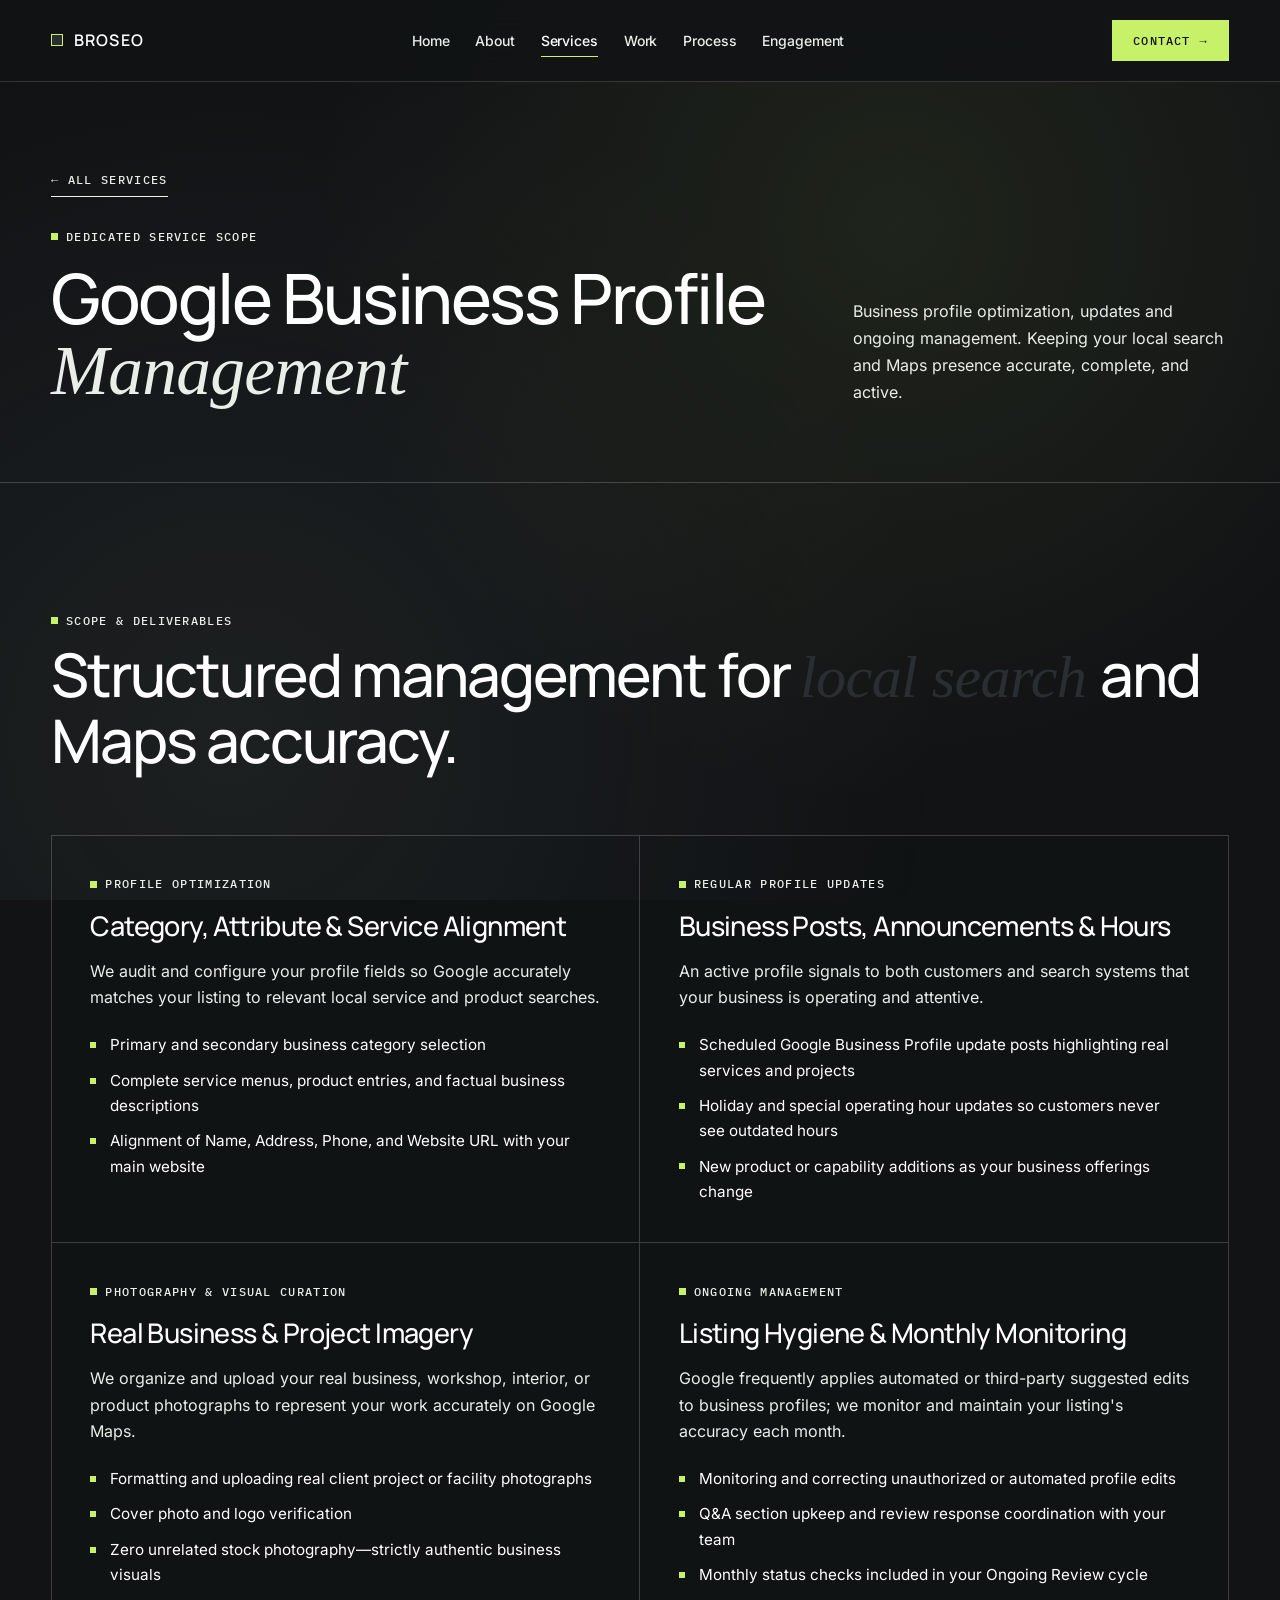
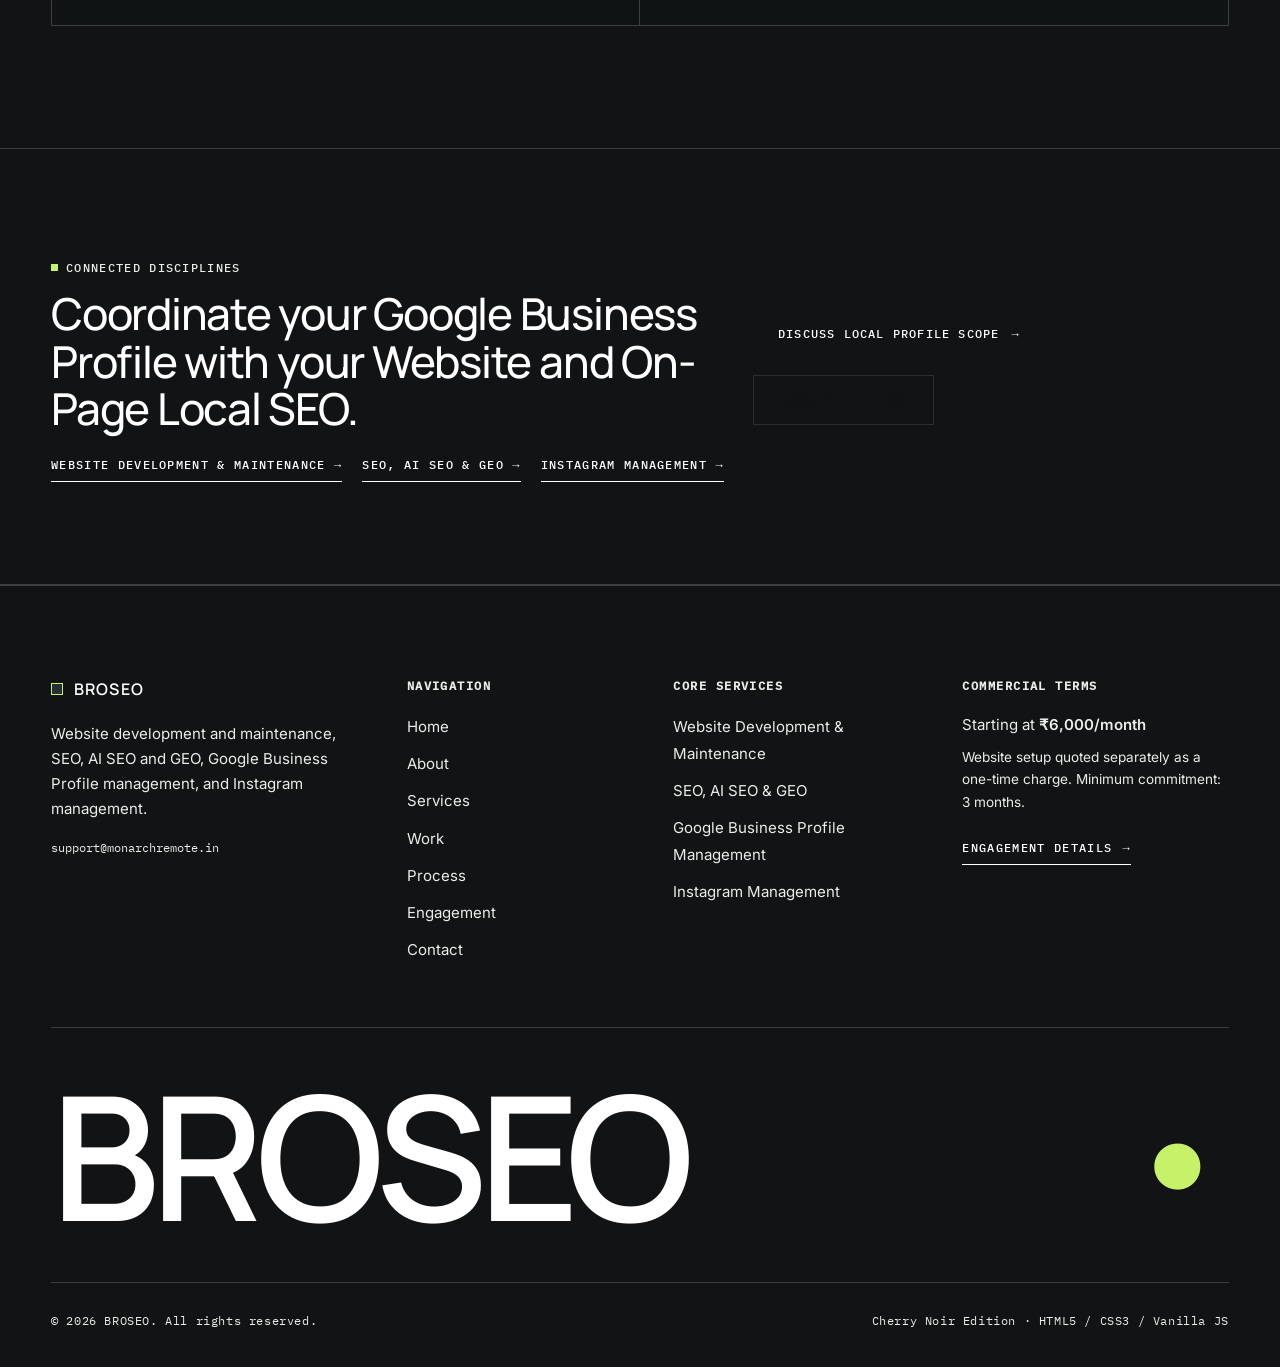
<file: google-business-profile.html>
<!DOCTYPE html>
<html lang="en">
<head>
  <meta charset="UTF-8">
  <meta name="viewport" content="width=device-width, initial-scale=1.0">
  <title>Google Business Profile Management — BROSEO</title>
  <meta name="description" content="Business profile optimization, updates and ongoing Google Business Profile management by BROSEO.">
  <meta name="theme-color" content="#111315">

  <link rel="icon" type="image/svg+xml" href="assets/icons/favicon.svg">
  <link rel="preload" href="assets/fonts/manrope-400-600-latin.woff2" as="font" type="font/woff2" crossorigin>
  <link rel="preload" href="assets/fonts/inter-400-600-latin.woff2" as="font" type="font/woff2" crossorigin>
  <link rel="preload" href="assets/fonts/ibm-plex-mono-400-latin.woff2" as="font" type="font/woff2" crossorigin>

  <link rel="stylesheet" href="css/design-system.css">
  <link rel="stylesheet" href="css/components.css">
  <link rel="stylesheet" href="css/animations.css">
</head>
<body class="theme-cherry">
  <a class="skip-link" href="#main-content">Skip to main content</a>

  <!-- ARCHITECTURAL HEADER (EXACT 6 LINKS + CONTACT CTA) -->
  <header class="site-header">
    <div class="container header-inner">
      <a href="index.html" class="brand-wordmark" aria-label="BROSEO — Home">
        <span class="brand-mark-box" aria-hidden="true"></span>
        <span>BROSEO</span>
      </a>

      <nav class="primary-nav" aria-label="Primary navigation">
        <ul class="nav-list">
          <li><a href="index.html" class="nav-link">Home</a></li>
          <li><a href="about.html" class="nav-link">About</a></li>
          <li><a href="services.html" class="nav-link is-active">Services</a></li>
          <li><a href="work.html" class="nav-link">Work</a></li>
          <li><a href="process.html" class="nav-link">Process</a></li>
          <li><a href="engagement.html" class="nav-link">Engagement</a></li>
        </ul>
      </nav>

      <div class="header-actions">
        <a href="contact.html" class="btn-contact-cta">
          <span>Contact</span>
          <span class="arrow" aria-hidden="true">&rarr;</span>
        </a>

        <button
          type="button"
          class="menu-toggle"
          id="menu-toggle"
          aria-expanded="false"
          aria-controls="mobile-drawer"
          aria-label="Toggle navigation menu"
        >
          <span>Menu</span>
          <span class="menu-bars" aria-hidden="true">
            <span></span>
            <span></span>
          </span>
        </button>
      </div>
    </div>
  </header>

  <div class="mobile-drawer" id="mobile-drawer" aria-hidden="true">
    <nav aria-label="Mobile navigation">
      <ul class="mobile-nav-list">
        <li class="mobile-nav-item"><a href="index.html" class="mobile-nav-link"><span>Home</span><span>&rarr;</span></a></li>
        <li class="mobile-nav-item"><a href="about.html" class="mobile-nav-link"><span>About</span><span>&rarr;</span></a></li>
        <li class="mobile-nav-item"><a href="services.html" class="mobile-nav-link is-active"><span>Services</span><span>&rarr;</span></a></li>
        <li class="mobile-nav-item"><a href="work.html" class="mobile-nav-link"><span>Work</span><span>&rarr;</span></a></li>
        <li class="mobile-nav-item"><a href="process.html" class="mobile-nav-link"><span>Process</span><span>&rarr;</span></a></li>
        <li class="mobile-nav-item"><a href="engagement.html" class="mobile-nav-link"><span>Engagement</span><span>&rarr;</span></a></li>
      </ul>
    </nav>
    <div class="mobile-drawer-footer">
      <a href="contact.html" class="btn btn-primary-dark">
        <span>Contact Us</span>
        <span class="arrow" aria-hidden="true">&rarr;</span>
      </a>
    </div>
  </div>

  <!-- MAIN CONTENT -->
  <main id="main-content">

    <!-- SERVICE HERO -->
    <section class="service-hero-banner" data-scroll-color="black-cherry" aria-labelledby="gbp-service-title">
      <div class="container">
        <div style="margin-bottom: 1.5rem;" data-reveal="fade">
          <a href="services.html" class="editorial-link" style="color: var(--powder-blush);">
            <span>&larr; All Services</span>
          </a>
        </div>
        <div class="grid-12" style="align-items: end;">
          <div class="col-span-8" data-reveal>
            <span class="meta-label">Dedicated Service Scope</span>
            <h1 id="gbp-service-title" class="title-hero" style="margin-top: 1rem;">
              Google Business Profile <span class="serif-accent text-blush">Management</span>
            </h1>
          </div>
          <div class="col-span-4" data-reveal data-delay="1">
            <p class="body-copy text-blush">
              Business profile optimization, updates and ongoing management. Keeping your local search and Maps presence accurate, complete, and active.
            </p>
          </div>
        </div>
      </div>
    </section>

    <!-- SCOPE & DELIVERABLES MATRIX (WARM PORCELAIN) -->
    <section class="section section-lg theme-porcelain" data-scroll-color="warm-porcelain" aria-labelledby="gbp-deliverables-heading">
      <div class="container">
        <div style="margin-bottom: clamp(3rem, 5vw, 4.5rem);" data-reveal>
          <span class="meta-label">Scope &amp; Deliverables</span>
          <h2 id="gbp-deliverables-heading" class="title-h1" style="margin-top: 0.75rem;">
            Structured management for <span class="serif-accent text-burgundy">local search</span> and Maps accuracy.
          </h2>
        </div>

        <div class="deliverables-matrix" data-reveal>
          <article class="deliverable-cell">
            <span class="meta-label">Profile Optimization</span>
            <h3 class="title-h3">Category, Attribute &amp; Service Alignment</h3>
            <p style="color: var(--dynamic-subtext);">
              We audit and configure your profile fields so Google accurately matches your listing to relevant local service and product searches.
            </p>
            <ul class="deliverable-bullet-list">
              <li>Primary and secondary business category selection</li>
              <li>Complete service menus, product entries, and factual business descriptions</li>
              <li>Alignment of Name, Address, Phone, and Website URL with your main website</li>
            </ul>
          </article>

          <article class="deliverable-cell">
            <span class="meta-label">Regular Profile Updates</span>
            <h3 class="title-h3">Business Posts, Announcements &amp; Hours</h3>
            <p style="color: var(--dynamic-subtext);">
              An active profile signals to both customers and search systems that your business is operating and attentive.
            </p>
            <ul class="deliverable-bullet-list">
              <li>Scheduled Google Business Profile update posts highlighting real services and projects</li>
              <li>Holiday and special operating hour updates so customers never see outdated hours</li>
              <li>New product or capability additions as your business offerings change</li>
            </ul>
          </article>

          <article class="deliverable-cell">
            <span class="meta-label">Photography &amp; Visual Curation</span>
            <h3 class="title-h3">Real Business &amp; Project Imagery</h3>
            <p style="color: var(--dynamic-subtext);">
              We organize and upload your real business, workshop, interior, or product photographs to represent your work accurately on Google Maps.
            </p>
            <ul class="deliverable-bullet-list">
              <li>Formatting and uploading real client project or facility photographs</li>
              <li>Cover photo and logo verification</li>
              <li>Zero unrelated stock photography—strictly authentic business visuals</li>
            </ul>
          </article>

          <article class="deliverable-cell">
            <span class="meta-label">Ongoing Management</span>
            <h3 class="title-h3">Listing Hygiene &amp; Monthly Monitoring</h3>
            <p style="color: var(--dynamic-subtext);">
              Google frequently applies automated or third-party suggested edits to business profiles; we monitor and maintain your listing's accuracy each month.
            </p>
            <ul class="deliverable-bullet-list">
              <li>Monitoring and correcting unauthorized or automated profile edits</li>
              <li>Q&amp;A section upkeep and review response coordination with your team</li>
              <li>Monthly status checks included in your Ongoing Review cycle</li>
            </ul>
          </article>
        </div>
      </div>
    </section>

    <!-- OTHER SERVICES & CTA (DEEP BURGUNDY) -->
    <section class="section theme-burgundy" data-scroll-color="black-cherry" aria-labelledby="gbp-related-heading">
      <div class="container">
        <div class="grid-12" style="align-items: center;">
          <div class="col-span-7" data-reveal>
            <span class="meta-label">Connected Disciplines</span>
            <h2 id="gbp-related-heading" class="title-h2" style="margin-top: 0.75rem;">
              Coordinate your Google Business Profile with your Website and On-Page Local SEO.
            </h2>
            <div style="display: flex; flex-wrap: wrap; gap: 1.25rem; margin-top: 1.5rem;">
              <a href="website-development.html" class="editorial-link"><span>Website Development &amp; Maintenance &rarr;</span></a>
              <a href="seo.html" class="editorial-link"><span>SEO, AI SEO &amp; GEO &rarr;</span></a>
              <a href="instagram-management.html" class="editorial-link"><span>Instagram Management &rarr;</span></a>
            </div>
          </div>
          <div class="col-span-5" data-reveal data-delay="1" style="display: flex; flex-wrap: wrap; gap: 1rem;">
            <a href="contact.html" class="btn btn-primary-light">
              <span>Discuss Local Profile Scope</span>
              <span class="arrow" aria-hidden="true">&rarr;</span>
            </a>
            <a href="engagement.html" class="btn btn-outline-light">
              <span>Engagement Terms</span>
            </a>
          </div>
        </div>
      </div>
    </section>

  </main>

  <!-- FOOTER -->
  <footer class="site-footer">
    <div class="container">
      <div class="footer-top-grid">
        <div>
          <a href="index.html" class="brand-wordmark">
            <span class="brand-mark-box" aria-hidden="true"></span>
            <span>BROSEO</span>
          </a>
          <p class="text-blush" style="margin-top: 1.25rem; font-size: 0.9375rem; max-width: 36ch;">
            Website development and maintenance, SEO, AI SEO and GEO, Google Business Profile management, and Instagram management.
          </p>
          <p style="margin-top: 1rem; font-family: var(--font-mono); font-size: 0.78rem; color: var(--dynamic-muted);">
            <a href="mailto:support@monarchremote.in">support@monarchremote.in</a>
          </p>
        </div>

        <div>
          <h2 class="footer-col-title">Navigation</h2>
          <ul class="footer-nav-list">
            <li><a href="index.html">Home</a></li>
            <li><a href="about.html">About</a></li>
            <li><a href="services.html">Services</a></li>
            <li><a href="work.html">Work</a></li>
            <li><a href="process.html">Process</a></li>
            <li><a href="engagement.html">Engagement</a></li>
            <li><a href="contact.html">Contact</a></li>
          </ul>
        </div>

        <div>
          <h2 class="footer-col-title">Core Services</h2>
          <ul class="footer-nav-list">
            <li><a href="website-development.html">Website Development &amp; Maintenance</a></li>
            <li><a href="seo.html">SEO, AI SEO &amp; GEO</a></li>
            <li><a href="google-business-profile.html">Google Business Profile Management</a></li>
            <li><a href="instagram-management.html">Instagram Management</a></li>
          </ul>
        </div>

        <div>
          <h2 class="footer-col-title">Commercial Terms</h2>
          <p class="text-blush" style="font-size: 0.9375rem;">
            Starting at <strong>₹6,000/month</strong>
          </p>
          <p style="font-size: 0.85rem; color: var(--dynamic-muted); margin-top: 0.5rem;">
            Website setup quoted separately as a one-time charge. Minimum commitment: 3 months.
          </p>
          <div style="margin-top: 1.25rem;">
            <a href="engagement.html" class="editorial-link">
              <span>Engagement Details</span>
              <span class="arrow" aria-hidden="true">&rarr;</span>
            </a>
          </div>
        </div>
      </div>

      <div class="footer-monument" aria-hidden="true">
        <div class="footer-monument-word">
          <span>BROSEO</span>
          <span class="footer-monument-dot">&bull;</span>
        </div>
      </div>

      <div class="footer-bottom">
        <span>&copy; 2026 BROSEO. All rights reserved.</span>
        <span>Cherry Noir Edition &middot; HTML5 / CSS3 / Vanilla JS</span>
      </div>
    </div>
  </footer>

  <script src="js/main.js"></script>
</body>
</html>
</file>
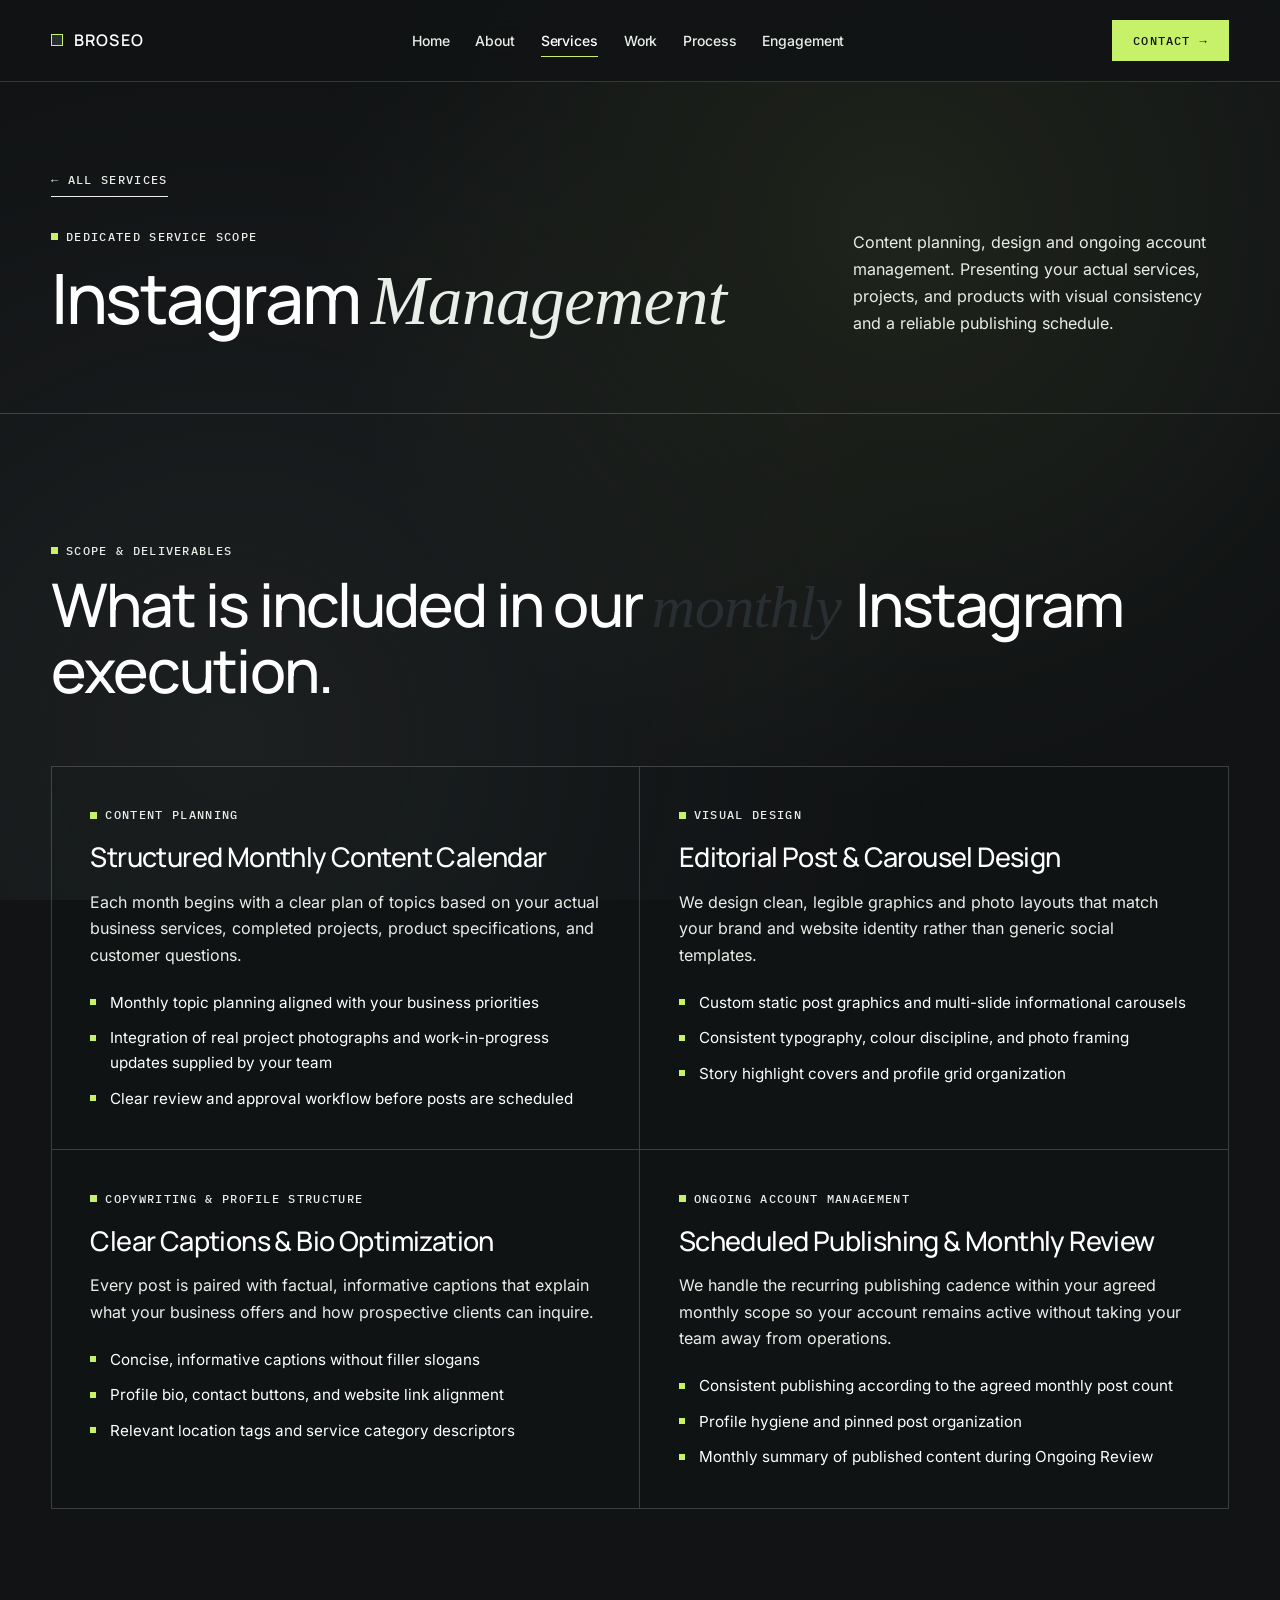
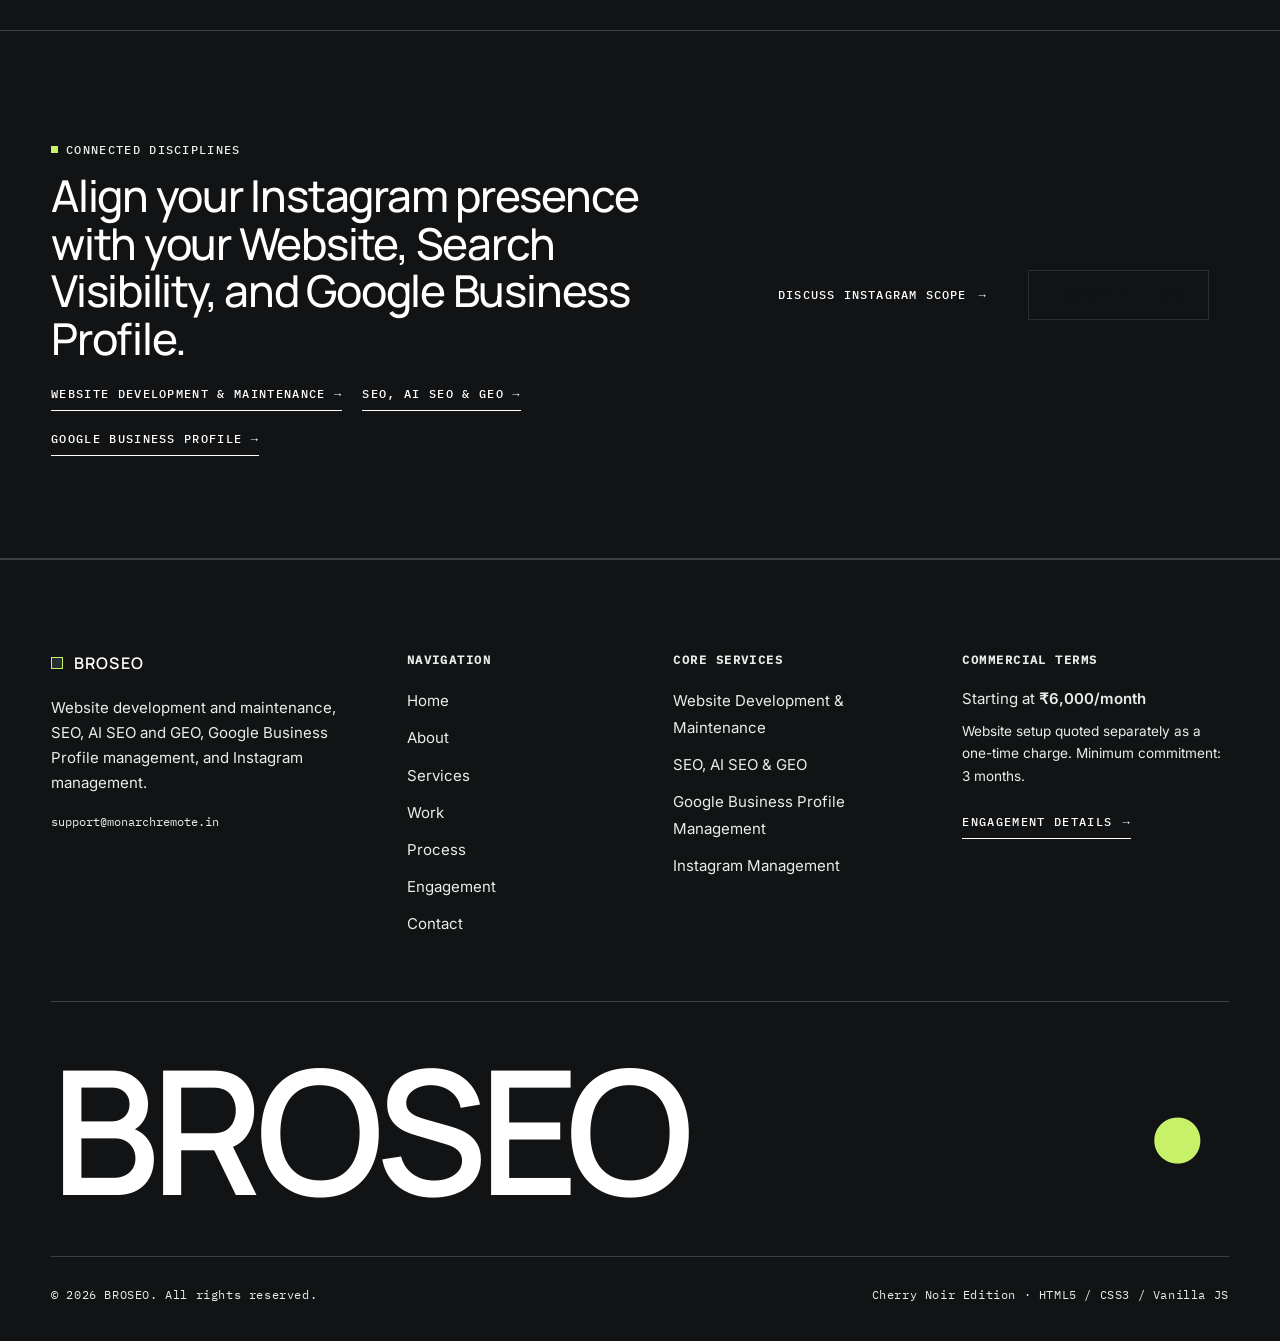
<file: instagram-management.html>
<!DOCTYPE html>
<html lang="en">
<head>
  <meta charset="UTF-8">
  <meta name="viewport" content="width=device-width, initial-scale=1.0">
  <title>Instagram Management — BROSEO</title>
  <meta name="description" content="Instagram content planning, design and ongoing account management by BROSEO.">
  <meta name="theme-color" content="#111315">

  <link rel="icon" type="image/svg+xml" href="assets/icons/favicon.svg">
  <link rel="preload" href="assets/fonts/manrope-400-600-latin.woff2" as="font" type="font/woff2" crossorigin>
  <link rel="preload" href="assets/fonts/inter-400-600-latin.woff2" as="font" type="font/woff2" crossorigin>
  <link rel="preload" href="assets/fonts/ibm-plex-mono-400-latin.woff2" as="font" type="font/woff2" crossorigin>

  <link rel="stylesheet" href="css/design-system.css">
  <link rel="stylesheet" href="css/components.css">
  <link rel="stylesheet" href="css/animations.css">
</head>
<body class="theme-cherry">
  <a class="skip-link" href="#main-content">Skip to main content</a>

  <!-- ARCHITECTURAL HEADER (EXACT 6 LINKS + CONTACT CTA) -->
  <header class="site-header">
    <div class="container header-inner">
      <a href="index.html" class="brand-wordmark" aria-label="BROSEO — Home">
        <span class="brand-mark-box" aria-hidden="true"></span>
        <span>BROSEO</span>
      </a>

      <nav class="primary-nav" aria-label="Primary navigation">
        <ul class="nav-list">
          <li><a href="index.html" class="nav-link">Home</a></li>
          <li><a href="about.html" class="nav-link">About</a></li>
          <li><a href="services.html" class="nav-link is-active">Services</a></li>
          <li><a href="work.html" class="nav-link">Work</a></li>
          <li><a href="process.html" class="nav-link">Process</a></li>
          <li><a href="engagement.html" class="nav-link">Engagement</a></li>
        </ul>
      </nav>

      <div class="header-actions">
        <a href="contact.html" class="btn-contact-cta">
          <span>Contact</span>
          <span class="arrow" aria-hidden="true">&rarr;</span>
        </a>

        <button
          type="button"
          class="menu-toggle"
          id="menu-toggle"
          aria-expanded="false"
          aria-controls="mobile-drawer"
          aria-label="Toggle navigation menu"
        >
          <span>Menu</span>
          <span class="menu-bars" aria-hidden="true">
            <span></span>
            <span></span>
          </span>
        </button>
      </div>
    </div>
  </header>

  <div class="mobile-drawer" id="mobile-drawer" aria-hidden="true">
    <nav aria-label="Mobile navigation">
      <ul class="mobile-nav-list">
        <li class="mobile-nav-item"><a href="index.html" class="mobile-nav-link"><span>Home</span><span>&rarr;</span></a></li>
        <li class="mobile-nav-item"><a href="about.html" class="mobile-nav-link"><span>About</span><span>&rarr;</span></a></li>
        <li class="mobile-nav-item"><a href="services.html" class="mobile-nav-link is-active"><span>Services</span><span>&rarr;</span></a></li>
        <li class="mobile-nav-item"><a href="work.html" class="mobile-nav-link"><span>Work</span><span>&rarr;</span></a></li>
        <li class="mobile-nav-item"><a href="process.html" class="mobile-nav-link"><span>Process</span><span>&rarr;</span></a></li>
        <li class="mobile-nav-item"><a href="engagement.html" class="mobile-nav-link"><span>Engagement</span><span>&rarr;</span></a></li>
      </ul>
    </nav>
    <div class="mobile-drawer-footer">
      <a href="contact.html" class="btn btn-primary-dark">
        <span>Contact Us</span>
        <span class="arrow" aria-hidden="true">&rarr;</span>
      </a>
    </div>
  </div>

  <!-- MAIN CONTENT -->
  <main id="main-content">

    <!-- SERVICE HERO -->
    <section class="service-hero-banner" data-scroll-color="black-cherry" aria-labelledby="ig-service-title">
      <div class="container">
        <div style="margin-bottom: 1.5rem;" data-reveal="fade">
          <a href="services.html" class="editorial-link" style="color: var(--powder-blush);">
            <span>&larr; All Services</span>
          </a>
        </div>
        <div class="grid-12" style="align-items: end;">
          <div class="col-span-8" data-reveal>
            <span class="meta-label">Dedicated Service Scope</span>
            <h1 id="ig-service-title" class="title-hero" style="margin-top: 1rem;">
              Instagram <span class="serif-accent text-blush">Management</span>
            </h1>
          </div>
          <div class="col-span-4" data-reveal data-delay="1">
            <p class="body-copy text-blush">
              Content planning, design and ongoing account management. Presenting your actual services, projects, and products with visual consistency and a reliable publishing schedule.
            </p>
          </div>
        </div>
      </div>
    </section>

    <!-- SCOPE & DELIVERABLES MATRIX (WARM PORCELAIN) -->
    <section class="section section-lg theme-porcelain" data-scroll-color="warm-porcelain" aria-labelledby="ig-deliverables-heading">
      <div class="container">
        <div style="margin-bottom: clamp(3rem, 5vw, 4.5rem);" data-reveal>
          <span class="meta-label">Scope &amp; Deliverables</span>
          <h2 id="ig-deliverables-heading" class="title-h1" style="margin-top: 0.75rem;">
            What is included in our <span class="serif-accent text-burgundy">monthly</span> Instagram execution.
          </h2>
        </div>

        <div class="deliverables-matrix" data-reveal>
          <article class="deliverable-cell">
            <span class="meta-label">Content Planning</span>
            <h3 class="title-h3">Structured Monthly Content Calendar</h3>
            <p style="color: var(--dynamic-subtext);">
              Each month begins with a clear plan of topics based on your actual business services, completed projects, product specifications, and customer questions.
            </p>
            <ul class="deliverable-bullet-list">
              <li>Monthly topic planning aligned with your business priorities</li>
              <li>Integration of real project photographs and work-in-progress updates supplied by your team</li>
              <li>Clear review and approval workflow before posts are scheduled</li>
            </ul>
          </article>

          <article class="deliverable-cell">
            <span class="meta-label">Visual Design</span>
            <h3 class="title-h3">Editorial Post &amp; Carousel Design</h3>
            <p style="color: var(--dynamic-subtext);">
              We design clean, legible graphics and photo layouts that match your brand and website identity rather than generic social templates.
            </p>
            <ul class="deliverable-bullet-list">
              <li>Custom static post graphics and multi-slide informational carousels</li>
              <li>Consistent typography, colour discipline, and photo framing</li>
              <li>Story highlight covers and profile grid organization</li>
            </ul>
          </article>

          <article class="deliverable-cell">
            <span class="meta-label">Copywriting &amp; Profile Structure</span>
            <h3 class="title-h3">Clear Captions &amp; Bio Optimization</h3>
            <p style="color: var(--dynamic-subtext);">
              Every post is paired with factual, informative captions that explain what your business offers and how prospective clients can inquire.
            </p>
            <ul class="deliverable-bullet-list">
              <li>Concise, informative captions without filler slogans</li>
              <li>Profile bio, contact buttons, and website link alignment</li>
              <li>Relevant location tags and service category descriptors</li>
            </ul>
          </article>

          <article class="deliverable-cell">
            <span class="meta-label">Ongoing Account Management</span>
            <h3 class="title-h3">Scheduled Publishing &amp; Monthly Review</h3>
            <p style="color: var(--dynamic-subtext);">
              We handle the recurring publishing cadence within your agreed monthly scope so your account remains active without taking your team away from operations.
            </p>
            <ul class="deliverable-bullet-list">
              <li>Consistent publishing according to the agreed monthly post count</li>
              <li>Profile hygiene and pinned post organization</li>
              <li>Monthly summary of published content during Ongoing Review</li>
            </ul>
          </article>
        </div>
      </div>
    </section>

    <!-- OTHER SERVICES & CTA (DEEP BURGUNDY) -->
    <section class="section theme-burgundy" data-scroll-color="black-cherry" aria-labelledby="ig-related-heading">
      <div class="container">
        <div class="grid-12" style="align-items: center;">
          <div class="col-span-7" data-reveal>
            <span class="meta-label">Connected Disciplines</span>
            <h2 id="ig-related-heading" class="title-h2" style="margin-top: 0.75rem;">
              Align your Instagram presence with your Website, Search Visibility, and Google Business Profile.
            </h2>
            <div style="display: flex; flex-wrap: wrap; gap: 1.25rem; margin-top: 1.5rem;">
              <a href="website-development.html" class="editorial-link"><span>Website Development &amp; Maintenance &rarr;</span></a>
              <a href="seo.html" class="editorial-link"><span>SEO, AI SEO &amp; GEO &rarr;</span></a>
              <a href="google-business-profile.html" class="editorial-link"><span>Google Business Profile &rarr;</span></a>
            </div>
          </div>
          <div class="col-span-5" data-reveal data-delay="1" style="display: flex; flex-wrap: wrap; gap: 1rem;">
            <a href="contact.html" class="btn btn-primary-light">
              <span>Discuss Instagram Scope</span>
              <span class="arrow" aria-hidden="true">&rarr;</span>
            </a>
            <a href="engagement.html" class="btn btn-outline-light">
              <span>Engagement Terms</span>
            </a>
          </div>
        </div>
      </div>
    </section>

  </main>

  <!-- FOOTER -->
  <footer class="site-footer">
    <div class="container">
      <div class="footer-top-grid">
        <div>
          <a href="index.html" class="brand-wordmark">
            <span class="brand-mark-box" aria-hidden="true"></span>
            <span>BROSEO</span>
          </a>
          <p class="text-blush" style="margin-top: 1.25rem; font-size: 0.9375rem; max-width: 36ch;">
            Website development and maintenance, SEO, AI SEO and GEO, Google Business Profile management, and Instagram management.
          </p>
          <p style="margin-top: 1rem; font-family: var(--font-mono); font-size: 0.78rem; color: var(--dynamic-muted);">
            <a href="mailto:support@monarchremote.in">support@monarchremote.in</a>
          </p>
        </div>

        <div>
          <h2 class="footer-col-title">Navigation</h2>
          <ul class="footer-nav-list">
            <li><a href="index.html">Home</a></li>
            <li><a href="about.html">About</a></li>
            <li><a href="services.html">Services</a></li>
            <li><a href="work.html">Work</a></li>
            <li><a href="process.html">Process</a></li>
            <li><a href="engagement.html">Engagement</a></li>
            <li><a href="contact.html">Contact</a></li>
          </ul>
        </div>

        <div>
          <h2 class="footer-col-title">Core Services</h2>
          <ul class="footer-nav-list">
            <li><a href="website-development.html">Website Development &amp; Maintenance</a></li>
            <li><a href="seo.html">SEO, AI SEO &amp; GEO</a></li>
            <li><a href="google-business-profile.html">Google Business Profile Management</a></li>
            <li><a href="instagram-management.html">Instagram Management</a></li>
          </ul>
        </div>

        <div>
          <h2 class="footer-col-title">Commercial Terms</h2>
          <p class="text-blush" style="font-size: 0.9375rem;">
            Starting at <strong>₹6,000/month</strong>
          </p>
          <p style="font-size: 0.85rem; color: var(--dynamic-muted); margin-top: 0.5rem;">
            Website setup quoted separately as a one-time charge. Minimum commitment: 3 months.
          </p>
          <div style="margin-top: 1.25rem;">
            <a href="engagement.html" class="editorial-link">
              <span>Engagement Details</span>
              <span class="arrow" aria-hidden="true">&rarr;</span>
            </a>
          </div>
        </div>
      </div>

      <div class="footer-monument" aria-hidden="true">
        <div class="footer-monument-word">
          <span>BROSEO</span>
          <span class="footer-monument-dot">&bull;</span>
        </div>
      </div>

      <div class="footer-bottom">
        <span>&copy; 2026 BROSEO. All rights reserved.</span>
        <span>Cherry Noir Edition &middot; HTML5 / CSS3 / Vanilla JS</span>
      </div>
    </div>
  </footer>

  <script src="js/main.js"></script>
</body>
</html>
</file>
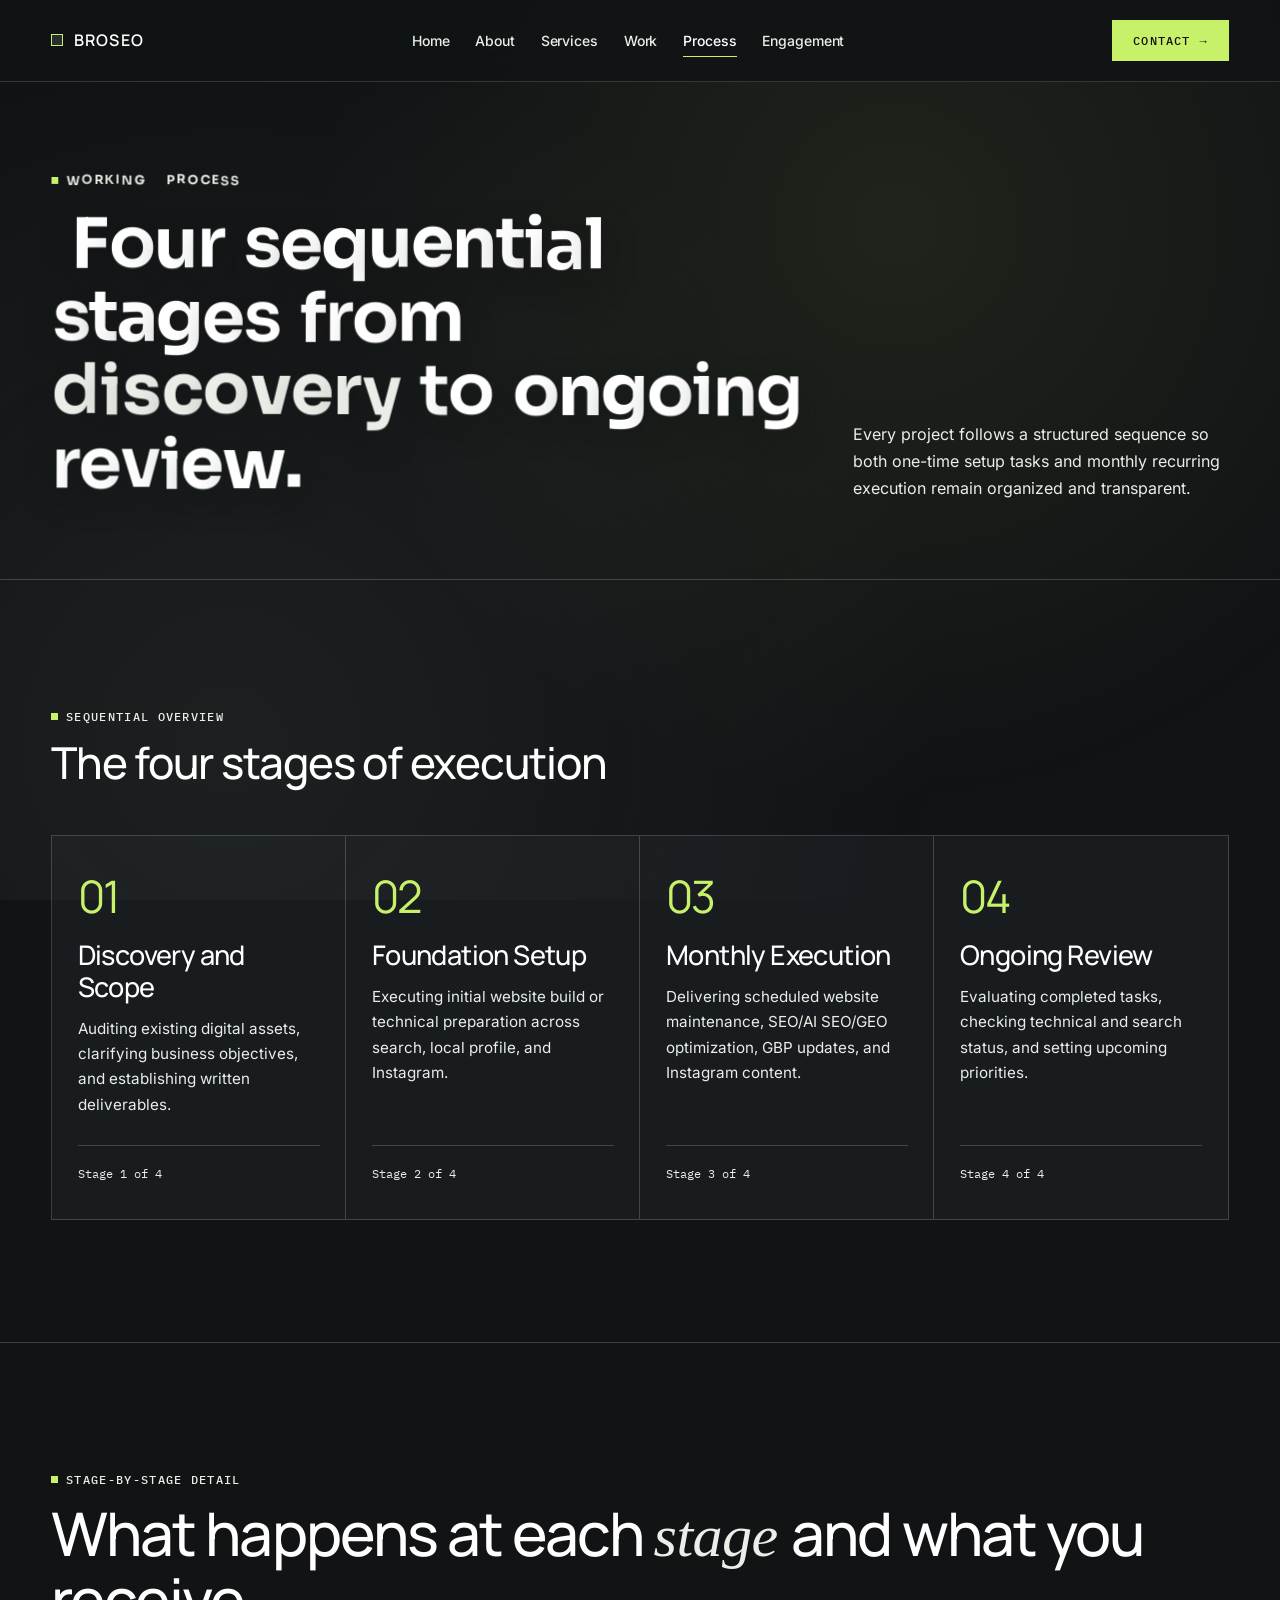
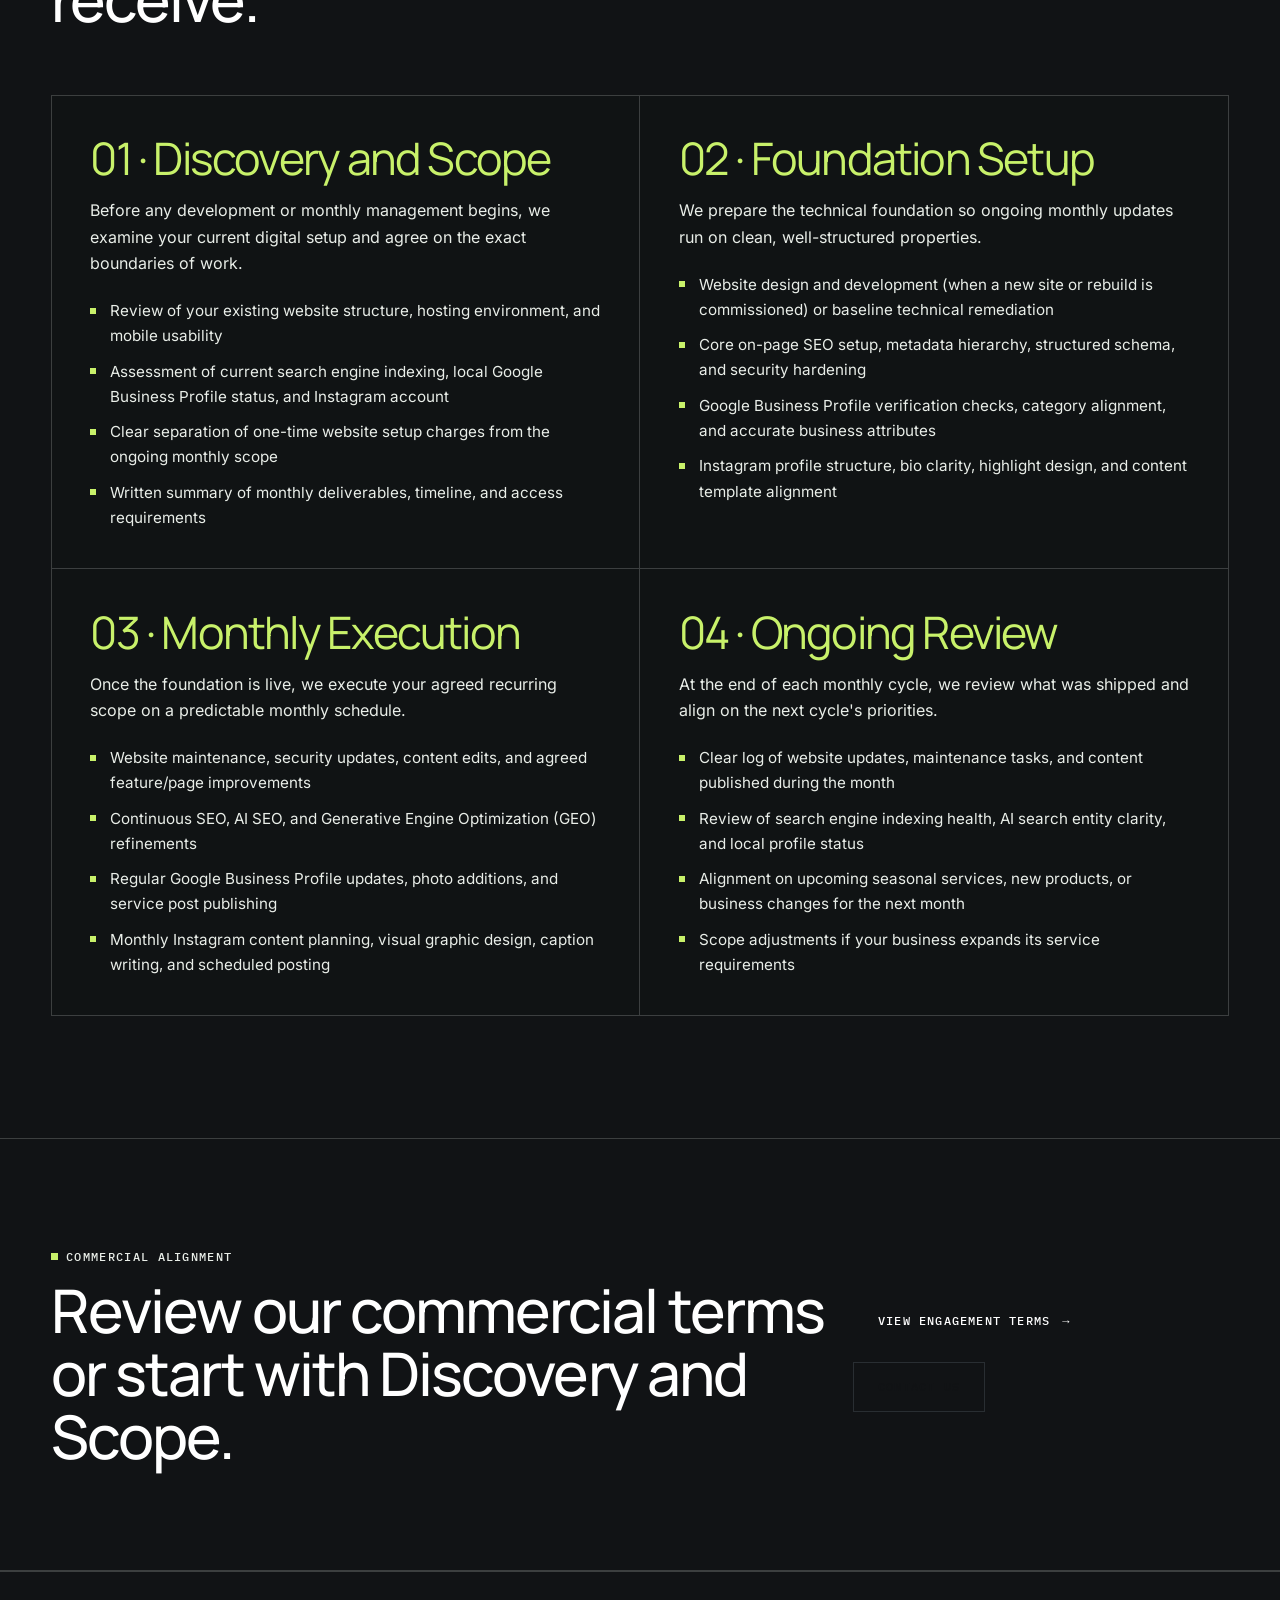
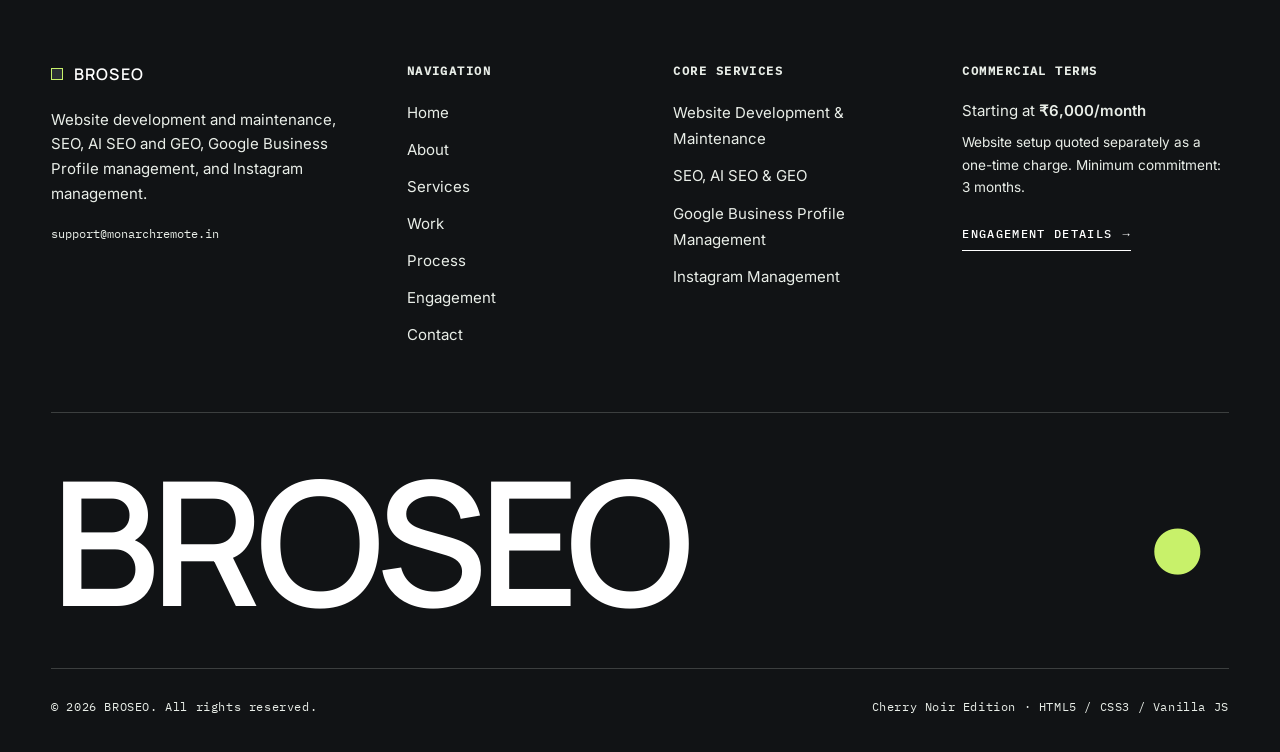
<file: process.html>
<!DOCTYPE html>
<html lang="en">
<head>
  <meta charset="UTF-8">
  <meta name="viewport" content="width=device-width, initial-scale=1.0">
  <title>Process — BROSEO</title>
  <meta name="description" content="How BROSEO works across four structured stages: Discovery and Scope, Foundation Setup, Monthly Execution, and Ongoing Review.">
  <meta name="theme-color" content="#111315">

  <link rel="icon" type="image/svg+xml" href="assets/icons/favicon.svg">
  <link rel="preload" href="assets/fonts/sora-100-800-latin.woff2" as="font" type="font/woff2" crossorigin>
  <link rel="preload" href="assets/fonts/manrope-400-600-latin.woff2" as="font" type="font/woff2" crossorigin>
  <link rel="preload" href="assets/fonts/inter-400-600-latin.woff2" as="font" type="font/woff2" crossorigin>
  <link rel="preload" href="assets/fonts/ibm-plex-mono-400-latin.woff2" as="font" type="font/woff2" crossorigin>

  <link rel="stylesheet" href="css/design-system.css">
  <link rel="stylesheet" href="css/components.css">
  <link rel="stylesheet" href="css/animations.css">
</head>
<body class="theme-cherry">
  <a class="skip-link" href="#main-content">Skip to main content</a>

  <!-- ARCHITECTURAL HEADER -->
  <header class="site-header">
    <div class="container header-inner">
      <a href="index.html" class="brand-wordmark" aria-label="BROSEO — Home">
        <span class="brand-mark-box" aria-hidden="true"></span>
        <span>BROSEO</span>
      </a>

      <nav class="primary-nav" aria-label="Primary navigation">
        <ul class="nav-list">
          <li><a href="index.html" class="nav-link">Home</a></li>
          <li><a href="about.html" class="nav-link">About</a></li>
          <li><a href="services.html" class="nav-link">Services</a></li>
          <li><a href="work.html" class="nav-link">Work</a></li>
          <li><a href="process.html" class="nav-link is-active" aria-current="page">Process</a></li>
          <li><a href="engagement.html" class="nav-link">Engagement</a></li>
        </ul>
      </nav>

      <div class="header-actions">
        <a href="contact.html" class="btn-contact-cta">
          <span>Contact</span>
          <span class="arrow" aria-hidden="true">&rarr;</span>
        </a>

        <button
          type="button"
          class="menu-toggle"
          id="menu-toggle"
          aria-expanded="false"
          aria-controls="mobile-drawer"
          aria-label="Toggle navigation menu"
        >
          <span>Menu</span>
          <span class="menu-bars" aria-hidden="true">
            <span></span>
            <span></span>
          </span>
        </button>
      </div>
    </div>
  </header>

  <div class="mobile-drawer" id="mobile-drawer" aria-hidden="true">
    <nav aria-label="Mobile navigation">
      <ul class="mobile-nav-list">
        <li class="mobile-nav-item"><a href="index.html" class="mobile-nav-link"><span>Home</span><span>&rarr;</span></a></li>
        <li class="mobile-nav-item"><a href="about.html" class="mobile-nav-link"><span>About</span><span>&rarr;</span></a></li>
        <li class="mobile-nav-item"><a href="services.html" class="mobile-nav-link"><span>Services</span><span>&rarr;</span></a></li>
        <li class="mobile-nav-item"><a href="work.html" class="mobile-nav-link"><span>Work</span><span>&rarr;</span></a></li>
        <li class="mobile-nav-item"><a href="process.html" class="mobile-nav-link is-active"><span>Process</span><span>&rarr;</span></a></li>
        <li class="mobile-nav-item"><a href="engagement.html" class="mobile-nav-link"><span>Engagement</span><span>&rarr;</span></a></li>
      </ul>
    </nav>
    <div class="mobile-drawer-footer">
      <a href="contact.html" class="btn btn-primary-dark">
        <span>Contact Us</span>
        <span class="arrow" aria-hidden="true">&rarr;</span>
      </a>
    </div>
  </div>

  <!-- MAIN CONTENT -->
  <main id="main-content">

    <!-- HERO -->
    <section class="service-hero-banner" data-scroll-color="black-cherry" aria-labelledby="process-page-title">
      <div class="container">
        <div class="grid-12" style="align-items: end;">
          <div class="col-span-8" data-reveal>
            <span class="meta-label broseo-page-kicker" data-broseo-heading data-intensity="kicker">Working Process</span>
            <h1 id="process-page-title" class="title-hero broseo-page-heading" data-broseo-heading style="margin-top: 1rem;">
              Four sequential stages from <span class="serif-accent text-blush">discovery</span> to ongoing review.
            </h1>
          </div>
          <div class="col-span-4" data-reveal data-delay="1">
            <p class="body-copy text-blush">
              Every project follows a structured sequence so both one-time setup tasks and monthly recurring execution remain organized and transparent.
            </p>
          </div>
        </div>
      </div>
    </section>

    <!-- 4-STAGE OVERVIEW TRACK (WARM PORCELAIN) -->
    <section class="section section-lg theme-porcelain" data-scroll-color="warm-porcelain" aria-labelledby="track-overview-heading">
      <div class="container">
        <div style="margin-bottom: 3rem;" data-reveal>
          <span class="meta-label">Sequential Overview</span>
          <h2 id="track-overview-heading" class="title-h2" style="margin-top: 0.75rem;">
            The four stages of execution
          </h2>
        </div>

        <div class="process-track-grid" data-reveal>
          <article class="process-stage-card">
            <div>
              <div class="process-stage-num">01</div>
              <h3 class="title-h3" style="margin-top: 1.25rem;">Discovery and Scope</h3>
              <p style="margin-top: 0.85rem; font-size: 0.95rem; color: var(--dynamic-subtext);">
                Auditing existing digital assets, clarifying business objectives, and establishing written deliverables.
              </p>
            </div>
            <div class="process-stage-deliverables">
              <span>Stage 1 of 4</span>
            </div>
          </article>

          <article class="process-stage-card">
            <div>
              <div class="process-stage-num">02</div>
              <h3 class="title-h3" style="margin-top: 1.25rem;">Foundation Setup</h3>
              <p style="margin-top: 0.85rem; font-size: 0.95rem; color: var(--dynamic-subtext);">
                Executing initial website build or technical preparation across search, local profile, and Instagram.
              </p>
            </div>
            <div class="process-stage-deliverables">
              <span>Stage 2 of 4</span>
            </div>
          </article>

          <article class="process-stage-card">
            <div>
              <div class="process-stage-num">03</div>
              <h3 class="title-h3" style="margin-top: 1.25rem;">Monthly Execution</h3>
              <p style="margin-top: 0.85rem; font-size: 0.95rem; color: var(--dynamic-subtext);">
                Delivering scheduled website maintenance, SEO/AI SEO/GEO optimization, GBP updates, and Instagram content.
              </p>
            </div>
            <div class="process-stage-deliverables">
              <span>Stage 3 of 4</span>
            </div>
          </article>

          <article class="process-stage-card">
            <div>
              <div class="process-stage-num">04</div>
              <h3 class="title-h3" style="margin-top: 1.25rem;">Ongoing Review</h3>
              <p style="margin-top: 0.85rem; font-size: 0.95rem; color: var(--dynamic-subtext);">
                Evaluating completed tasks, checking technical and search status, and setting upcoming priorities.
              </p>
            </div>
            <div class="process-stage-deliverables">
              <span>Stage 4 of 4</span>
            </div>
          </article>
        </div>
      </div>
    </section>

    <!-- DETAILED BREAKDOWN OF EACH STAGE (BLACK CHERRY) -->
    <section class="section section-lg theme-cherry" data-scroll-color="deep-burgundy" aria-labelledby="detailed-stages-heading">
      <div class="container">
        <div style="margin-bottom: clamp(3rem, 5vw, 4.5rem);" data-reveal>
          <span class="meta-label">Stage-by-Stage Detail</span>
          <h2 id="detailed-stages-heading" class="title-h1" style="margin-top: 0.75rem;">
            What happens at each <span class="serif-accent text-blush">stage</span> and what you receive.
          </h2>
        </div>

        <div class="deliverables-matrix" data-reveal>
          <!-- Stage 1 -->
          <article class="deliverable-cell">
            <div class="process-stage-num">01 &middot; Discovery and Scope</div>
            <p class="text-blush">
              Before any development or monthly management begins, we examine your current digital setup and agree on the exact boundaries of work.
            </p>
            <ul class="deliverable-bullet-list text-blush">
              <li>Review of your existing website structure, hosting environment, and mobile usability</li>
              <li>Assessment of current search engine indexing, local Google Business Profile status, and Instagram account</li>
              <li>Clear separation of one-time website setup charges from the ongoing monthly scope</li>
              <li>Written summary of monthly deliverables, timeline, and access requirements</li>
            </ul>
          </article>

          <!-- Stage 2 -->
          <article class="deliverable-cell">
            <div class="process-stage-num">02 &middot; Foundation Setup</div>
            <p class="text-blush">
              We prepare the technical foundation so ongoing monthly updates run on clean, well-structured properties.
            </p>
            <ul class="deliverable-bullet-list text-blush">
              <li>Website design and development (when a new site or rebuild is commissioned) or baseline technical remediation</li>
              <li>Core on-page SEO setup, metadata hierarchy, structured schema, and security hardening</li>
              <li>Google Business Profile verification checks, category alignment, and accurate business attributes</li>
              <li>Instagram profile structure, bio clarity, highlight design, and content template alignment</li>
            </ul>
          </article>

          <!-- Stage 3 -->
          <article class="deliverable-cell">
            <div class="process-stage-num">03 &middot; Monthly Execution</div>
            <p class="text-blush">
              Once the foundation is live, we execute your agreed recurring scope on a predictable monthly schedule.
            </p>
            <ul class="deliverable-bullet-list text-blush">
              <li>Website maintenance, security updates, content edits, and agreed feature/page improvements</li>
              <li>Continuous SEO, AI SEO, and Generative Engine Optimization (GEO) refinements</li>
              <li>Regular Google Business Profile updates, photo additions, and service post publishing</li>
              <li>Monthly Instagram content planning, visual graphic design, caption writing, and scheduled posting</li>
            </ul>
          </article>

          <!-- Stage 4 -->
          <article class="deliverable-cell">
            <div class="process-stage-num">04 &middot; Ongoing Review</div>
            <p class="text-blush">
              At the end of each monthly cycle, we review what was shipped and align on the next cycle's priorities.
            </p>
            <ul class="deliverable-bullet-list text-blush">
              <li>Clear log of website updates, maintenance tasks, and content published during the month</li>
              <li>Review of search engine indexing health, AI search entity clarity, and local profile status</li>
              <li>Alignment on upcoming seasonal services, new products, or business changes for the next month</li>
              <li>Scope adjustments if your business expands its service requirements</li>
            </ul>
          </article>
        </div>
      </div>
    </section>

    <!-- CTA (DEEP BURGUNDY) -->
    <section class="section theme-burgundy" data-scroll-color="black-cherry" aria-labelledby="process-cta-heading">
      <div class="container">
        <div class="grid-12" style="align-items: center;">
          <div class="col-span-8" data-reveal>
            <span class="meta-label">Commercial Alignment</span>
            <h2 id="process-cta-heading" class="title-h1" style="margin-top: 0.75rem;">
              Review our commercial terms or start with Discovery and Scope.
            </h2>
          </div>
          <div class="col-span-4" data-reveal data-delay="1" style="display: flex; flex-wrap: wrap; gap: 1rem;">
            <a href="engagement.html" class="btn btn-primary-light">
              <span>View Engagement Terms</span>
              <span class="arrow" aria-hidden="true">&rarr;</span>
            </a>
            <a href="contact.html" class="btn btn-outline-light">
              <span>Contact Us</span>
            </a>
          </div>
        </div>
      </div>
    </section>

  </main>

  <!-- FOOTER -->
  <footer class="site-footer">
    <div class="container">
      <div class="footer-top-grid">
        <div>
          <a href="index.html" class="brand-wordmark">
            <span class="brand-mark-box" aria-hidden="true"></span>
            <span>BROSEO</span>
          </a>
          <p class="text-blush" style="margin-top: 1.25rem; font-size: 0.9375rem; max-width: 36ch;">
            Website development and maintenance, SEO, AI SEO and GEO, Google Business Profile management, and Instagram management.
          </p>
          <p style="margin-top: 1rem; font-family: var(--font-mono); font-size: 0.78rem; color: var(--dynamic-muted);">
            <a href="mailto:support@monarchremote.in">support@monarchremote.in</a>
          </p>
        </div>

        <div>
          <h2 class="footer-col-title">Navigation</h2>
          <ul class="footer-nav-list">
            <li><a href="index.html">Home</a></li>
            <li><a href="about.html">About</a></li>
            <li><a href="services.html">Services</a></li>
            <li><a href="work.html">Work</a></li>
            <li><a href="process.html">Process</a></li>
            <li><a href="engagement.html">Engagement</a></li>
            <li><a href="contact.html">Contact</a></li>
          </ul>
        </div>

        <div>
          <h2 class="footer-col-title">Core Services</h2>
          <ul class="footer-nav-list">
            <li><a href="website-development.html">Website Development &amp; Maintenance</a></li>
            <li><a href="seo.html">SEO, AI SEO &amp; GEO</a></li>
            <li><a href="google-business-profile.html">Google Business Profile Management</a></li>
            <li><a href="instagram-management.html">Instagram Management</a></li>
          </ul>
        </div>

        <div>
          <h2 class="footer-col-title">Commercial Terms</h2>
          <p class="text-blush" style="font-size: 0.9375rem;">
            Starting at <strong>₹6,000/month</strong>
          </p>
          <p style="font-size: 0.85rem; color: var(--dynamic-muted); margin-top: 0.5rem;">
            Website setup quoted separately as a one-time charge. Minimum commitment: 3 months.
          </p>
          <div style="margin-top: 1.25rem;">
            <a href="engagement.html" class="editorial-link">
              <span>Engagement Details</span>
              <span class="arrow" aria-hidden="true">&rarr;</span>
            </a>
          </div>
        </div>
      </div>

      <div class="footer-monument" aria-hidden="true">
        <div class="footer-monument-word">
          <span>BROSEO</span>
          <span class="footer-monument-dot">&bull;</span>
        </div>
      </div>

      <div class="footer-bottom">
        <span>&copy; 2026 BROSEO. All rights reserved.</span>
        <span>Cherry Noir Edition &middot; HTML5 / CSS3 / Vanilla JS</span>
      </div>
    </div>
  </footer>

  <script src="js/main.js"></script>
</body>
</html>
</file>
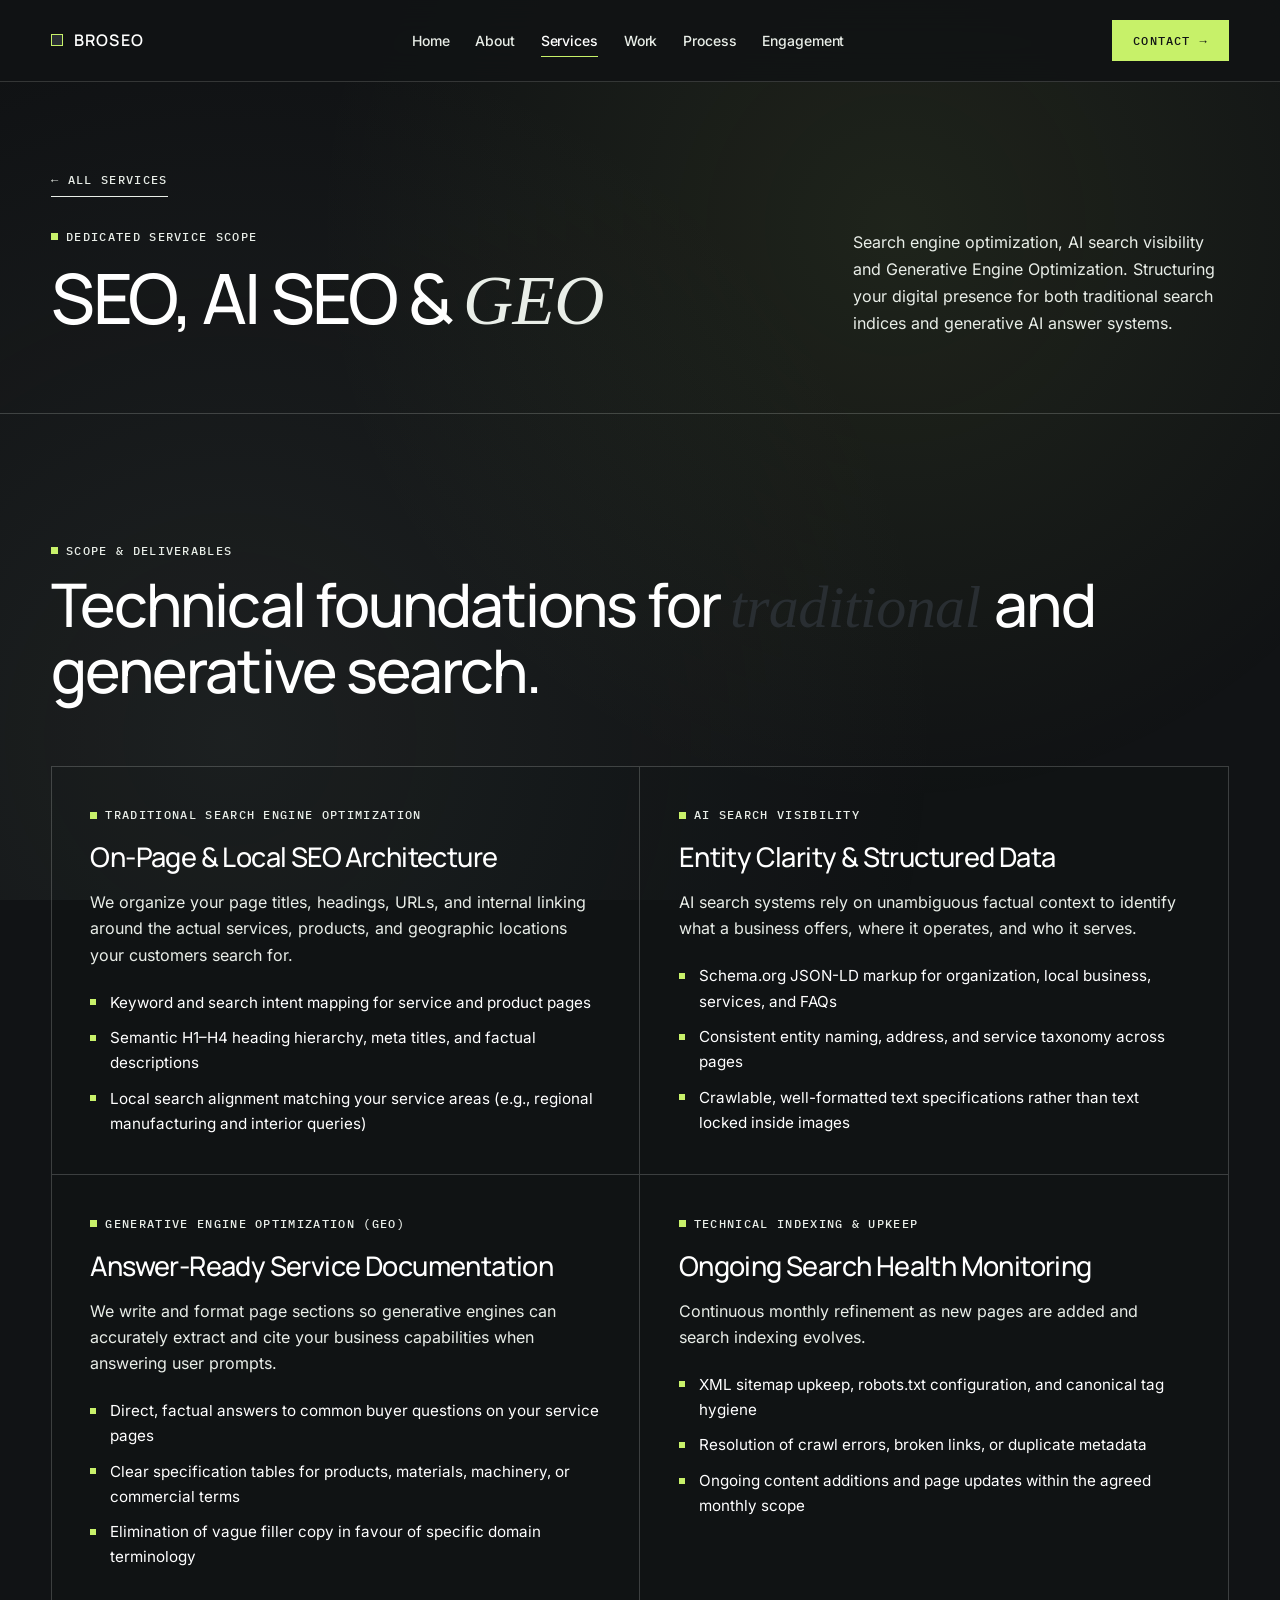
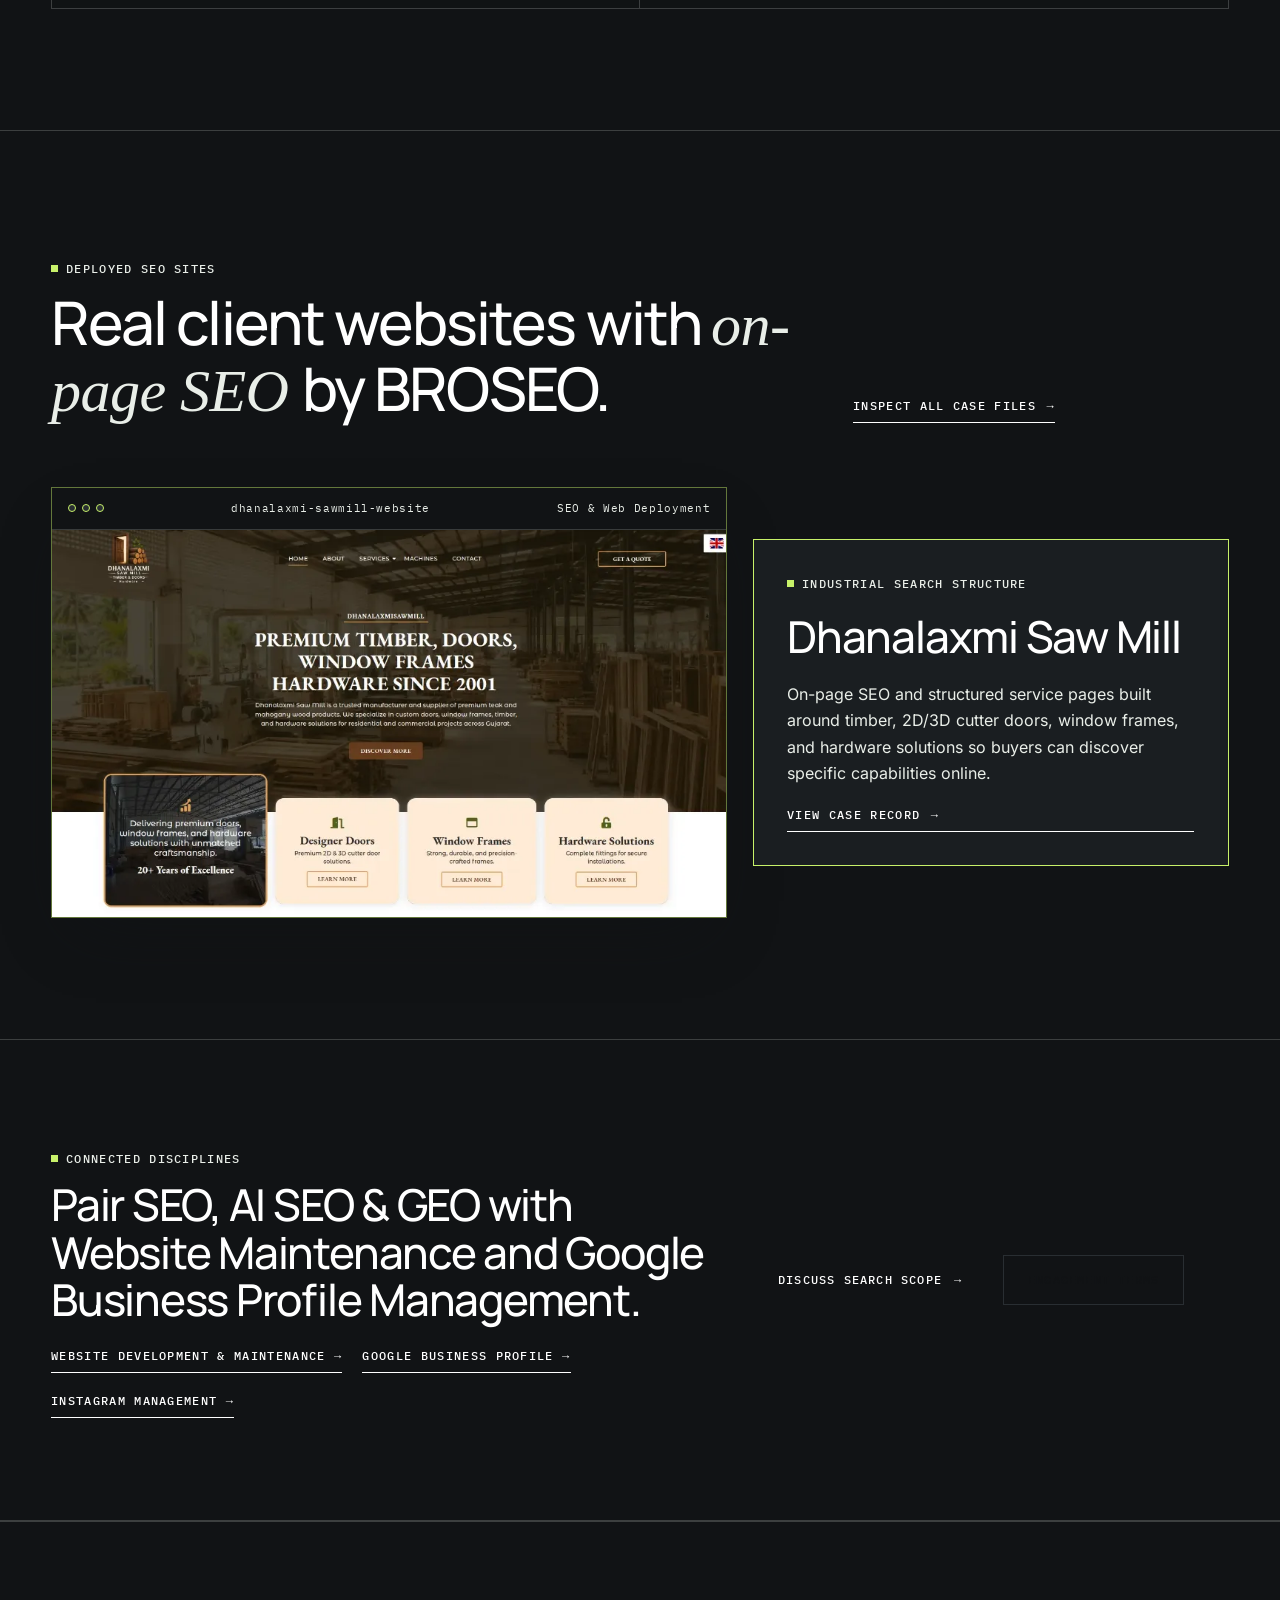
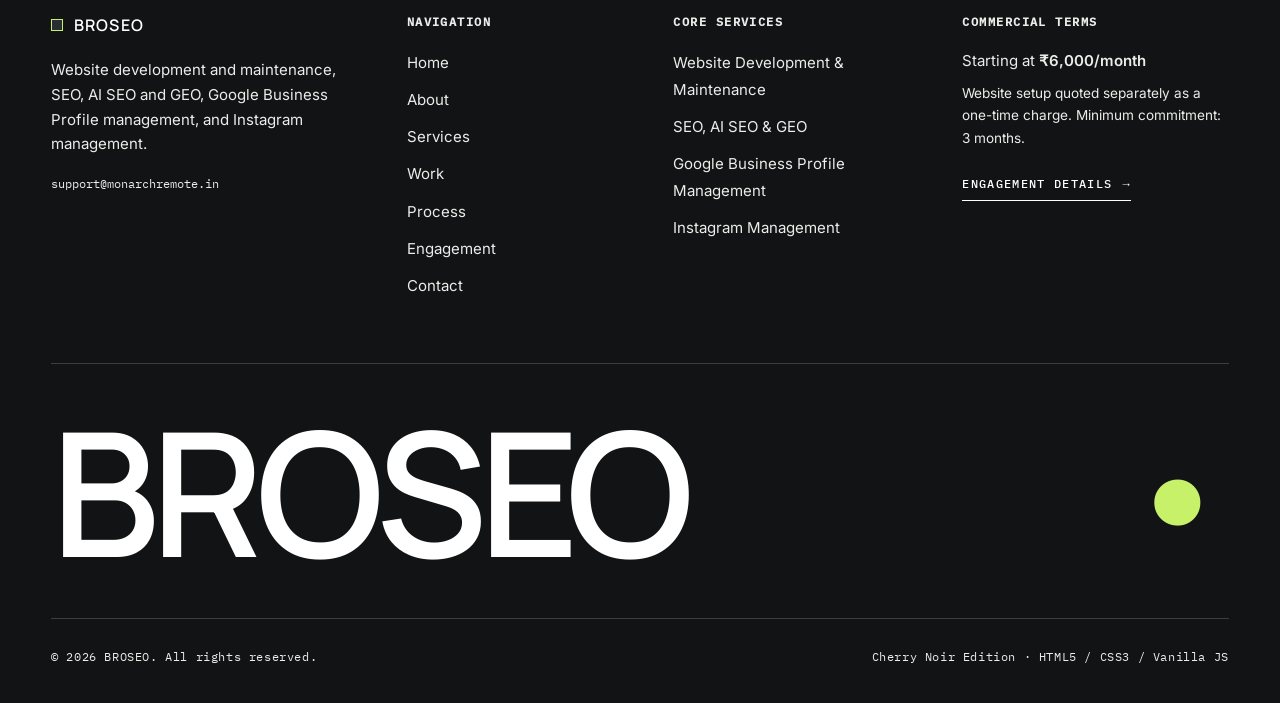
<file: seo.html>
<!DOCTYPE html>
<html lang="en">
<head>
  <meta charset="UTF-8">
  <meta name="viewport" content="width=device-width, initial-scale=1.0">
  <title>SEO, AI SEO &amp; GEO — BROSEO</title>
  <meta name="description" content="Search engine optimization, AI search visibility and Generative Engine Optimization (GEO) by BROSEO.">
  <meta name="theme-color" content="#111315">

  <link rel="icon" type="image/svg+xml" href="assets/icons/favicon.svg">
  <link rel="preload" href="assets/fonts/manrope-400-600-latin.woff2" as="font" type="font/woff2" crossorigin>
  <link rel="preload" href="assets/fonts/inter-400-600-latin.woff2" as="font" type="font/woff2" crossorigin>
  <link rel="preload" href="assets/fonts/ibm-plex-mono-400-latin.woff2" as="font" type="font/woff2" crossorigin>

  <link rel="stylesheet" href="css/design-system.css">
  <link rel="stylesheet" href="css/components.css">
  <link rel="stylesheet" href="css/animations.css">
</head>
<body class="theme-cherry">
  <a class="skip-link" href="#main-content">Skip to main content</a>

  <!-- ARCHITECTURAL HEADER (EXACT 6 LINKS + CONTACT CTA) -->
  <header class="site-header">
    <div class="container header-inner">
      <a href="index.html" class="brand-wordmark" aria-label="BROSEO — Home">
        <span class="brand-mark-box" aria-hidden="true"></span>
        <span>BROSEO</span>
      </a>

      <nav class="primary-nav" aria-label="Primary navigation">
        <ul class="nav-list">
          <li><a href="index.html" class="nav-link">Home</a></li>
          <li><a href="about.html" class="nav-link">About</a></li>
          <li><a href="services.html" class="nav-link is-active">Services</a></li>
          <li><a href="work.html" class="nav-link">Work</a></li>
          <li><a href="process.html" class="nav-link">Process</a></li>
          <li><a href="engagement.html" class="nav-link">Engagement</a></li>
        </ul>
      </nav>

      <div class="header-actions">
        <a href="contact.html" class="btn-contact-cta">
          <span>Contact</span>
          <span class="arrow" aria-hidden="true">&rarr;</span>
        </a>

        <button
          type="button"
          class="menu-toggle"
          id="menu-toggle"
          aria-expanded="false"
          aria-controls="mobile-drawer"
          aria-label="Toggle navigation menu"
        >
          <span>Menu</span>
          <span class="menu-bars" aria-hidden="true">
            <span></span>
            <span></span>
          </span>
        </button>
      </div>
    </div>
  </header>

  <div class="mobile-drawer" id="mobile-drawer" aria-hidden="true">
    <nav aria-label="Mobile navigation">
      <ul class="mobile-nav-list">
        <li class="mobile-nav-item"><a href="index.html" class="mobile-nav-link"><span>Home</span><span>&rarr;</span></a></li>
        <li class="mobile-nav-item"><a href="about.html" class="mobile-nav-link"><span>About</span><span>&rarr;</span></a></li>
        <li class="mobile-nav-item"><a href="services.html" class="mobile-nav-link is-active"><span>Services</span><span>&rarr;</span></a></li>
        <li class="mobile-nav-item"><a href="work.html" class="mobile-nav-link"><span>Work</span><span>&rarr;</span></a></li>
        <li class="mobile-nav-item"><a href="process.html" class="mobile-nav-link"><span>Process</span><span>&rarr;</span></a></li>
        <li class="mobile-nav-item"><a href="engagement.html" class="mobile-nav-link"><span>Engagement</span><span>&rarr;</span></a></li>
      </ul>
    </nav>
    <div class="mobile-drawer-footer">
      <a href="contact.html" class="btn btn-primary-dark">
        <span>Contact Us</span>
        <span class="arrow" aria-hidden="true">&rarr;</span>
      </a>
    </div>
  </div>

  <!-- MAIN CONTENT -->
  <main id="main-content">

    <!-- SERVICE HERO -->
    <section class="service-hero-banner" data-scroll-color="black-cherry" aria-labelledby="seo-service-title">
      <div class="container">
        <div style="margin-bottom: 1.5rem;" data-reveal="fade">
          <a href="services.html" class="editorial-link" style="color: var(--powder-blush);">
            <span>&larr; All Services</span>
          </a>
        </div>
        <div class="grid-12" style="align-items: end;">
          <div class="col-span-8" data-reveal>
            <span class="meta-label">Dedicated Service Scope</span>
            <h1 id="seo-service-title" class="title-hero" style="margin-top: 1rem;">
              SEO, AI SEO &amp; <span class="serif-accent text-blush">GEO</span>
            </h1>
          </div>
          <div class="col-span-4" data-reveal data-delay="1">
            <p class="body-copy text-blush">
              Search engine optimization, AI search visibility and Generative Engine Optimization. Structuring your digital presence for both traditional search indices and generative AI answer systems.
            </p>
          </div>
        </div>
      </div>
    </section>

    <!-- SCOPE & DELIVERABLES MATRIX (WARM PORCELAIN) -->
    <section class="section section-lg theme-porcelain" data-scroll-color="warm-porcelain" aria-labelledby="seo-deliverables-heading">
      <div class="container">
        <div style="margin-bottom: clamp(3rem, 5vw, 4.5rem);" data-reveal>
          <span class="meta-label">Scope &amp; Deliverables</span>
          <h2 id="seo-deliverables-heading" class="title-h1" style="margin-top: 0.75rem;">
            Technical foundations for <span class="serif-accent text-burgundy">traditional</span> and generative search.
          </h2>
        </div>

        <div class="deliverables-matrix" data-reveal>
          <article class="deliverable-cell">
            <span class="meta-label">Traditional Search Engine Optimization</span>
            <h3 class="title-h3">On-Page &amp; Local SEO Architecture</h3>
            <p style="color: var(--dynamic-subtext);">
              We organize your page titles, headings, URLs, and internal linking around the actual services, products, and geographic locations your customers search for.
            </p>
            <ul class="deliverable-bullet-list">
              <li>Keyword and search intent mapping for service and product pages</li>
              <li>Semantic H1–H4 heading hierarchy, meta titles, and factual descriptions</li>
              <li>Local search alignment matching your service areas (e.g., regional manufacturing and interior queries)</li>
            </ul>
          </article>

          <article class="deliverable-cell">
            <span class="meta-label">AI Search Visibility</span>
            <h3 class="title-h3">Entity Clarity &amp; Structured Data</h3>
            <p style="color: var(--dynamic-subtext);">
              AI search systems rely on unambiguous factual context to identify what a business offers, where it operates, and who it serves.
            </p>
            <ul class="deliverable-bullet-list">
              <li>Schema.org JSON-LD markup for organization, local business, services, and FAQs</li>
              <li>Consistent entity naming, address, and service taxonomy across pages</li>
              <li>Crawlable, well-formatted text specifications rather than text locked inside images</li>
            </ul>
          </article>

          <article class="deliverable-cell">
            <span class="meta-label">Generative Engine Optimization (GEO)</span>
            <h3 class="title-h3">Answer-Ready Service Documentation</h3>
            <p style="color: var(--dynamic-subtext);">
              We write and format page sections so generative engines can accurately extract and cite your business capabilities when answering user prompts.
            </p>
            <ul class="deliverable-bullet-list">
              <li>Direct, factual answers to common buyer questions on your service pages</li>
              <li>Clear specification tables for products, materials, machinery, or commercial terms</li>
              <li>Elimination of vague filler copy in favour of specific domain terminology</li>
            </ul>
          </article>

          <article class="deliverable-cell">
            <span class="meta-label">Technical Indexing &amp; Upkeep</span>
            <h3 class="title-h3">Ongoing Search Health Monitoring</h3>
            <p style="color: var(--dynamic-subtext);">
              Continuous monthly refinement as new pages are added and search indexing evolves.
            </p>
            <ul class="deliverable-bullet-list">
              <li>XML sitemap upkeep, robots.txt configuration, and canonical tag hygiene</li>
              <li>Resolution of crawl errors, broken links, or duplicate metadata</li>
              <li>Ongoing content additions and page updates within the agreed monthly scope</li>
            </ul>
          </article>
        </div>
      </div>
    </section>

    <!-- REAL SEO & WEB CASE EXAMPLES (BLACK CHERRY) -->
    <section class="section section-lg theme-cherry" data-scroll-color="deep-burgundy" aria-labelledby="seo-examples-heading">
      <div class="container">
        <div class="grid-12" style="margin-bottom: clamp(3rem, 5vw, 4.5rem); align-items: end;">
          <div class="col-span-8" data-reveal>
            <span class="meta-label">Deployed SEO Sites</span>
            <h2 id="seo-examples-heading" class="title-h1" style="margin-top: 0.75rem;">
              Real client websites with <span class="serif-accent text-blush">on-page SEO</span> by BROSEO.
            </h2>
          </div>
          <div class="col-span-4" data-reveal data-delay="1">
            <a href="work.html" class="editorial-link">
              <span>Inspect All Case Files</span>
              <span class="arrow" aria-hidden="true">&rarr;</span>
            </a>
          </div>
        </div>

        <div class="work-exhibition-list">
          <article class="work-case-spread" data-reveal>
            <div class="work-case-media-col">
              <div class="work-browser-frame">
                <div class="work-browser-bar">
                  <div class="frame-dots" aria-hidden="true"><span></span><span></span><span></span></div>
                  <span>dhanalaxmi-sawmill-website</span>
                  <span>SEO &amp; Web Deployment</span>
                </div>
                <div class="work-browser-viewport">
                  <img src="assets/images/work/dhanalaxmi-sawmill.webp" alt="Dhanalaxmi Saw Mill website and SEO architecture" loading="lazy" width="1280" height="760">
                </div>
              </div>
            </div>
            <div class="work-case-info-col" style="background-color: var(--cherry-elevated);">
              <span class="meta-label" style="color: var(--powder-blush);">Industrial Search Structure</span>
              <h3 class="title-h2">Dhanalaxmi Saw Mill</h3>
              <p class="text-blush">
                On-page SEO and structured service pages built around timber, 2D/3D cutter doors, window frames, and hardware solutions so buyers can discover specific capabilities online.
              </p>
              <a href="work.html#dhanalaxmi-sawmill" class="editorial-link">
                <span>View Case Record</span>
                <span class="arrow" aria-hidden="true">&rarr;</span>
              </a>
            </div>
          </article>
        </div>
      </div>
    </section>

    <!-- OTHER SERVICES & CTA (DEEP BURGUNDY) -->
    <section class="section theme-burgundy" data-scroll-color="black-cherry" aria-labelledby="seo-related-heading">
      <div class="container">
        <div class="grid-12" style="align-items: center;">
          <div class="col-span-7" data-reveal>
            <span class="meta-label">Connected Disciplines</span>
            <h2 id="seo-related-heading" class="title-h2" style="margin-top: 0.75rem;">
              Pair SEO, AI SEO &amp; GEO with Website Maintenance and Google Business Profile Management.
            </h2>
            <div style="display: flex; flex-wrap: wrap; gap: 1.25rem; margin-top: 1.5rem;">
              <a href="website-development.html" class="editorial-link"><span>Website Development &amp; Maintenance &rarr;</span></a>
              <a href="google-business-profile.html" class="editorial-link"><span>Google Business Profile &rarr;</span></a>
              <a href="instagram-management.html" class="editorial-link"><span>Instagram Management &rarr;</span></a>
            </div>
          </div>
          <div class="col-span-5" data-reveal data-delay="1" style="display: flex; flex-wrap: wrap; gap: 1rem;">
            <a href="contact.html" class="btn btn-primary-light">
              <span>Discuss Search Scope</span>
              <span class="arrow" aria-hidden="true">&rarr;</span>
            </a>
            <a href="engagement.html" class="btn btn-outline-light">
              <span>Engagement Terms</span>
            </a>
          </div>
        </div>
      </div>
    </section>

  </main>

  <!-- FOOTER -->
  <footer class="site-footer">
    <div class="container">
      <div class="footer-top-grid">
        <div>
          <a href="index.html" class="brand-wordmark">
            <span class="brand-mark-box" aria-hidden="true"></span>
            <span>BROSEO</span>
          </a>
          <p class="text-blush" style="margin-top: 1.25rem; font-size: 0.9375rem; max-width: 36ch;">
            Website development and maintenance, SEO, AI SEO and GEO, Google Business Profile management, and Instagram management.
          </p>
          <p style="margin-top: 1rem; font-family: var(--font-mono); font-size: 0.78rem; color: var(--dynamic-muted);">
            <a href="mailto:support@monarchremote.in">support@monarchremote.in</a>
          </p>
        </div>

        <div>
          <h2 class="footer-col-title">Navigation</h2>
          <ul class="footer-nav-list">
            <li><a href="index.html">Home</a></li>
            <li><a href="about.html">About</a></li>
            <li><a href="services.html">Services</a></li>
            <li><a href="work.html">Work</a></li>
            <li><a href="process.html">Process</a></li>
            <li><a href="engagement.html">Engagement</a></li>
            <li><a href="contact.html">Contact</a></li>
          </ul>
        </div>

        <div>
          <h2 class="footer-col-title">Core Services</h2>
          <ul class="footer-nav-list">
            <li><a href="website-development.html">Website Development &amp; Maintenance</a></li>
            <li><a href="seo.html">SEO, AI SEO &amp; GEO</a></li>
            <li><a href="google-business-profile.html">Google Business Profile Management</a></li>
            <li><a href="instagram-management.html">Instagram Management</a></li>
          </ul>
        </div>

        <div>
          <h2 class="footer-col-title">Commercial Terms</h2>
          <p class="text-blush" style="font-size: 0.9375rem;">
            Starting at <strong>₹6,000/month</strong>
          </p>
          <p style="font-size: 0.85rem; color: var(--dynamic-muted); margin-top: 0.5rem;">
            Website setup quoted separately as a one-time charge. Minimum commitment: 3 months.
          </p>
          <div style="margin-top: 1.25rem;">
            <a href="engagement.html" class="editorial-link">
              <span>Engagement Details</span>
              <span class="arrow" aria-hidden="true">&rarr;</span>
            </a>
          </div>
        </div>
      </div>

      <div class="footer-monument" aria-hidden="true">
        <div class="footer-monument-word">
          <span>BROSEO</span>
          <span class="footer-monument-dot">&bull;</span>
        </div>
      </div>

      <div class="footer-bottom">
        <span>&copy; 2026 BROSEO. All rights reserved.</span>
        <span>Cherry Noir Edition &middot; HTML5 / CSS3 / Vanilla JS</span>
      </div>
    </div>
  </footer>

  <script src="js/main.js"></script>
</body>
</html>
</file>
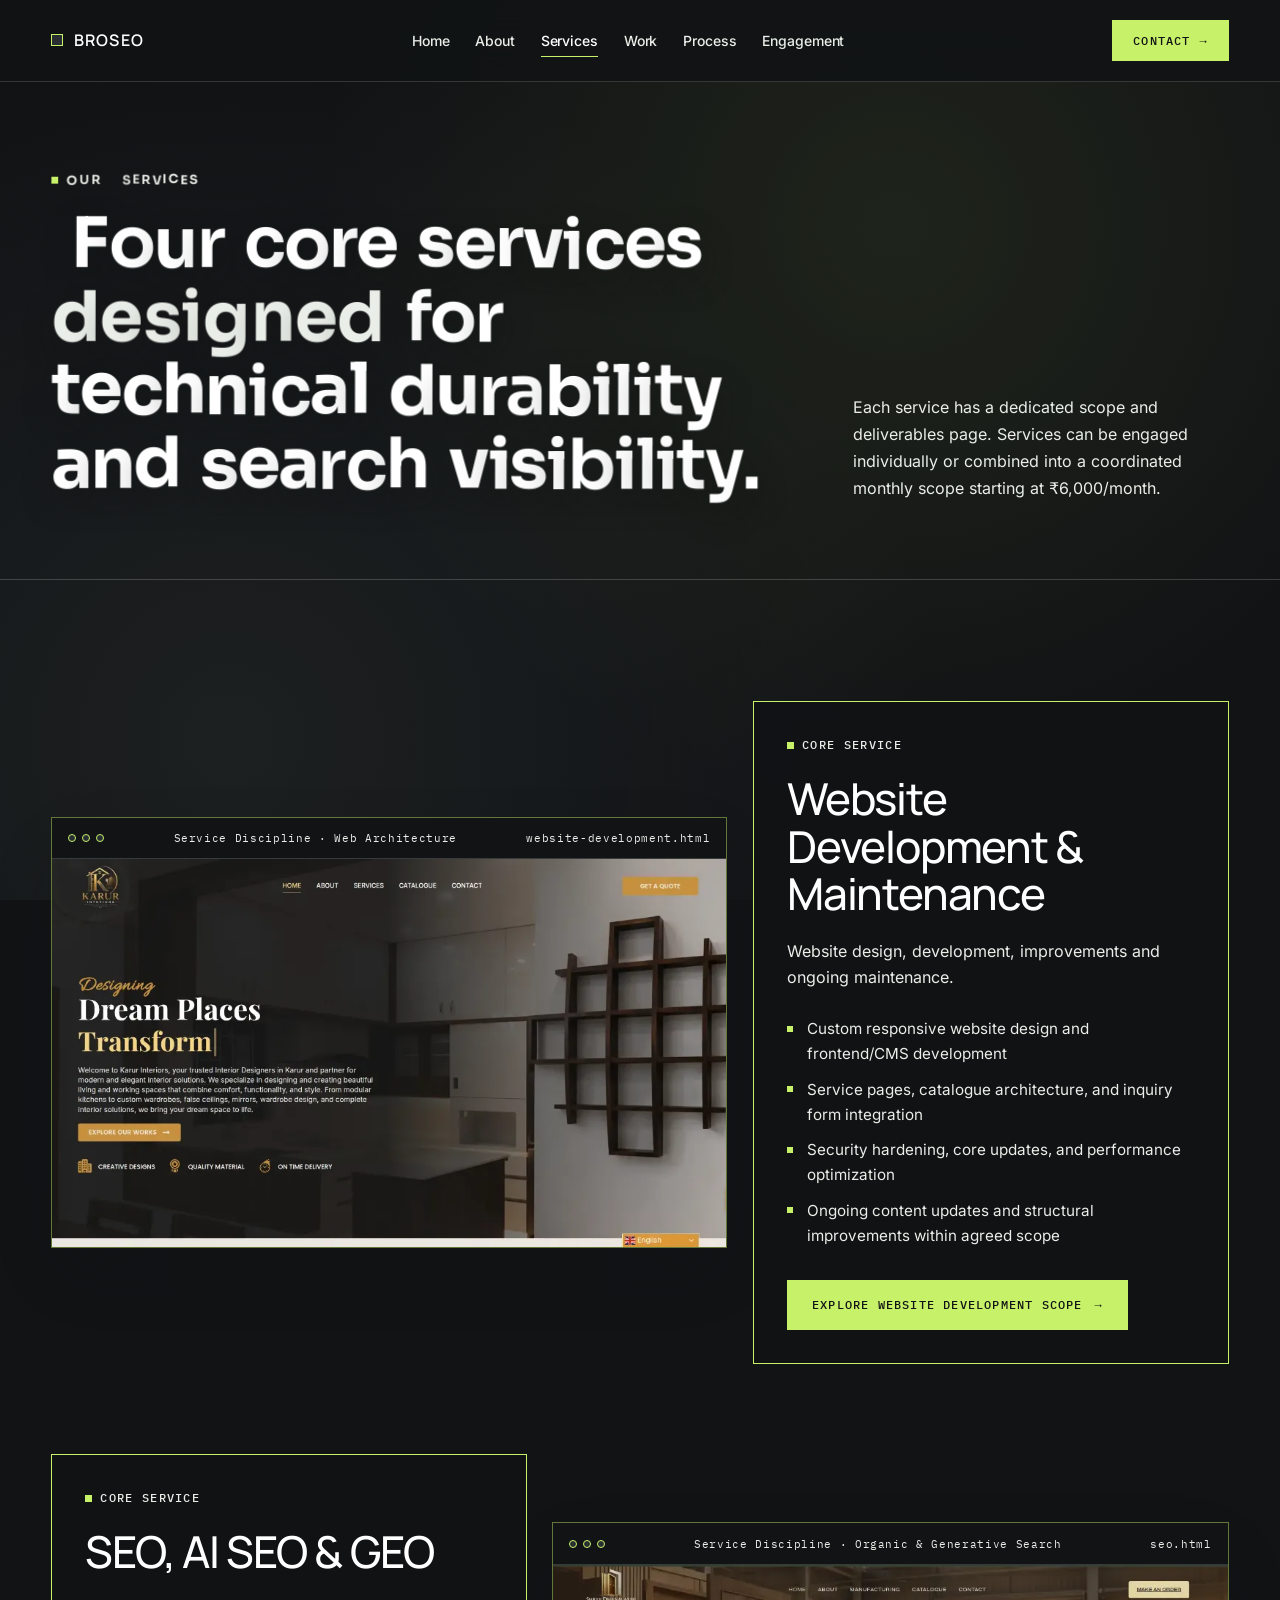
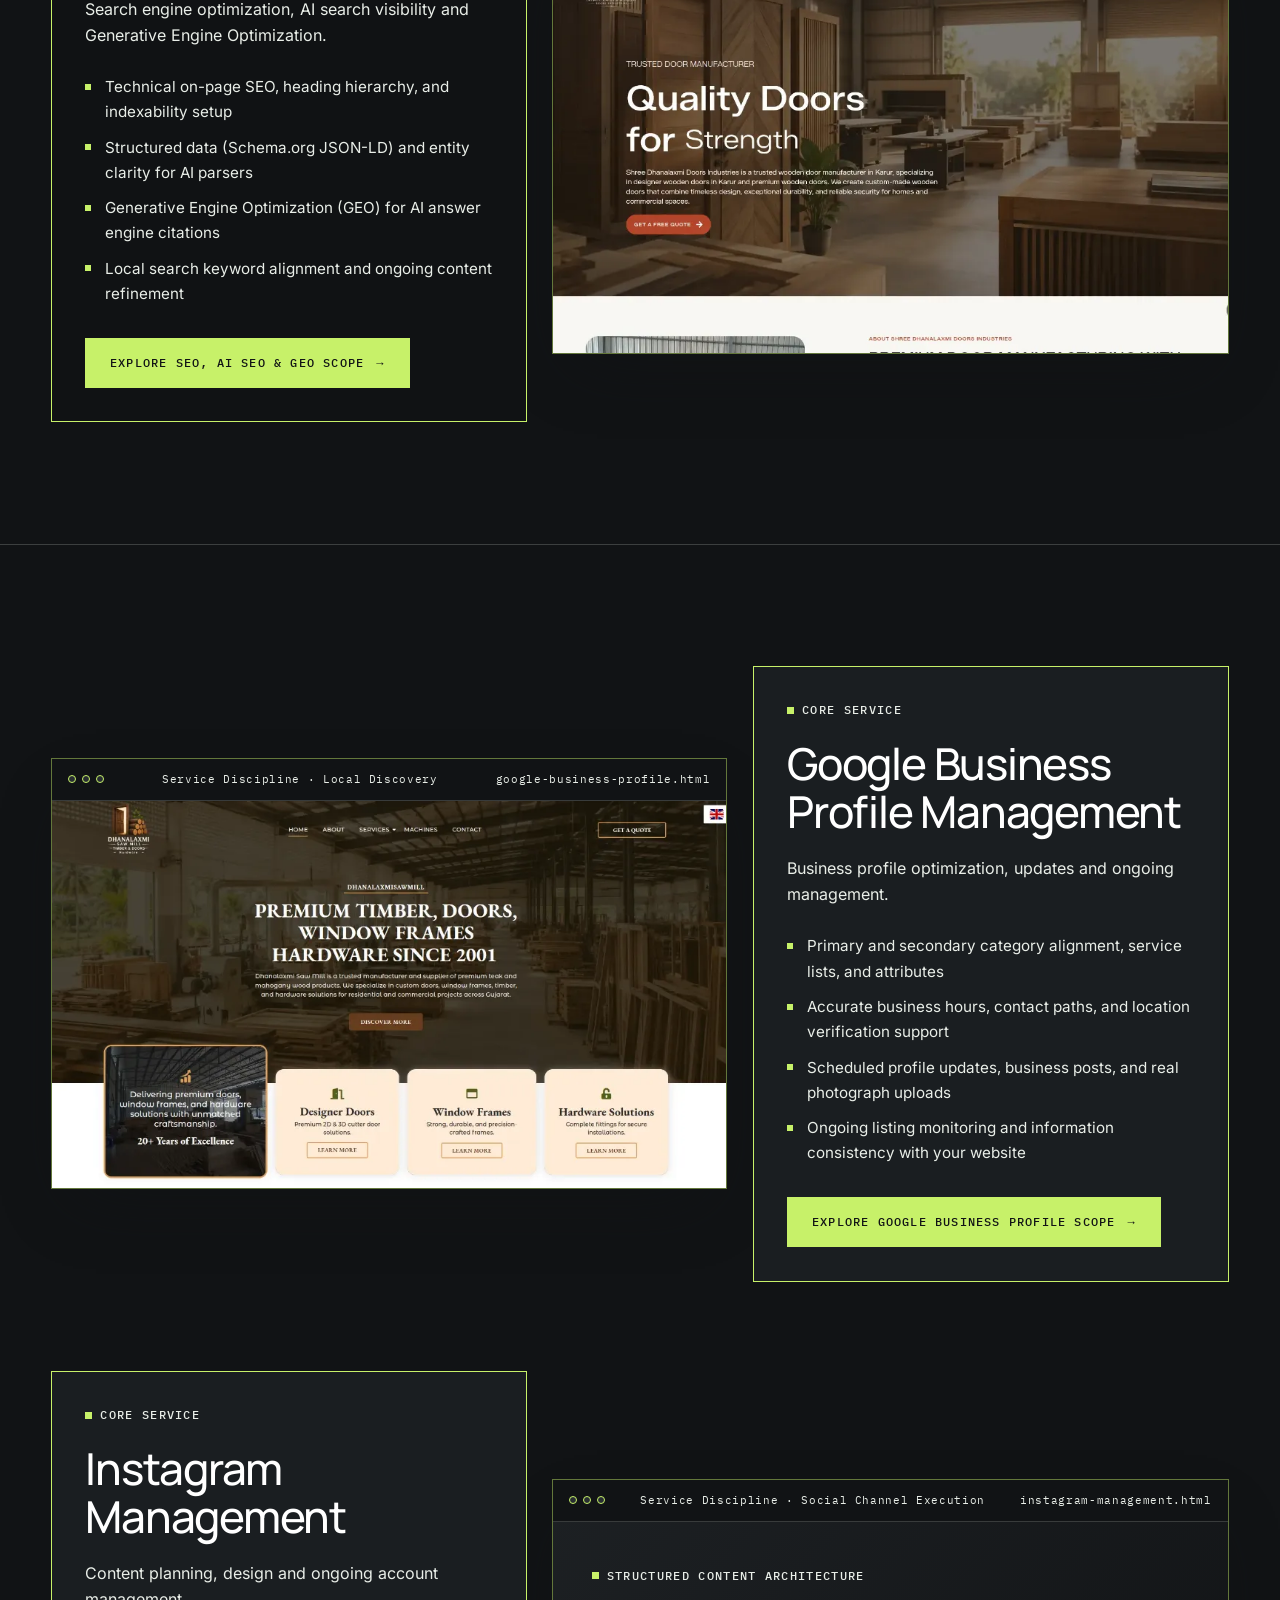
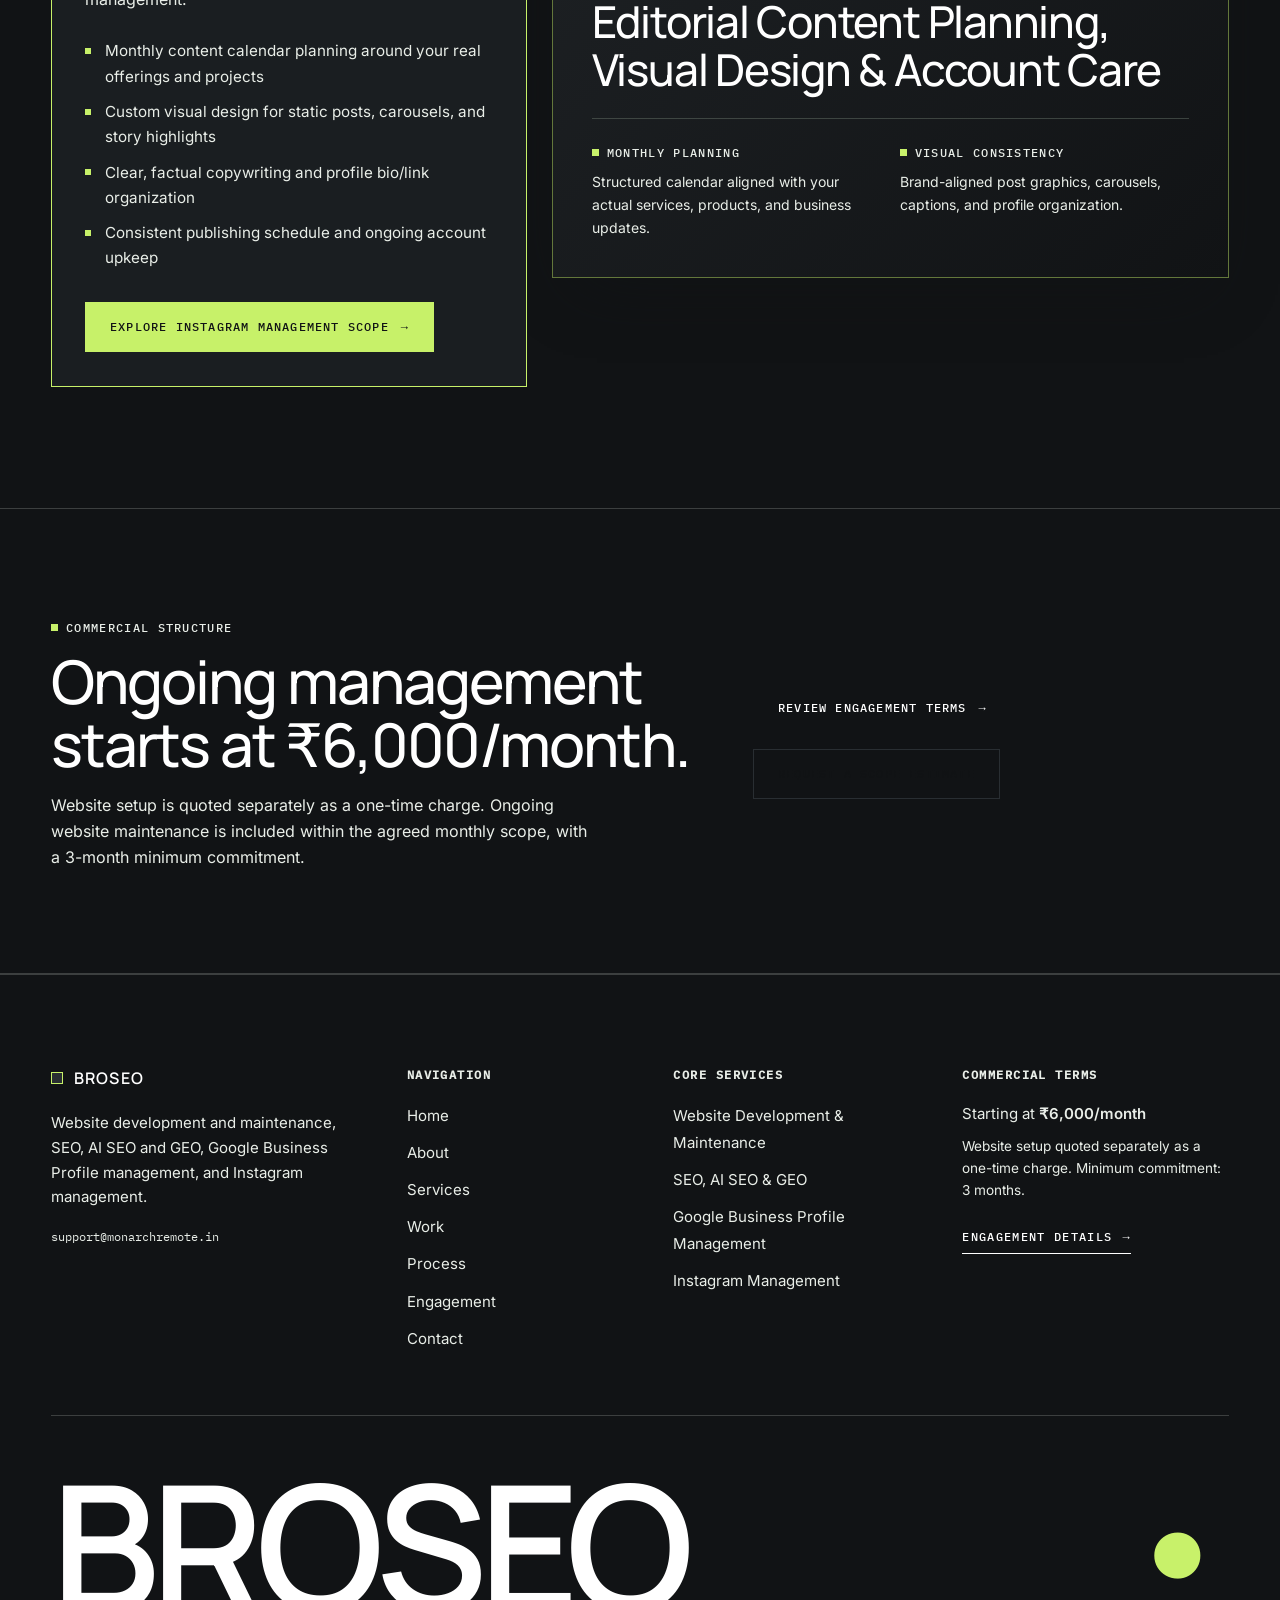
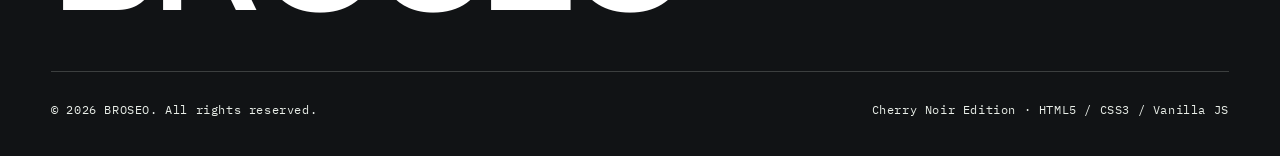
<file: services.html>
<!DOCTYPE html>
<html lang="en">
<head>
  <meta charset="UTF-8">
  <meta name="viewport" content="width=device-width, initial-scale=1.0">
  <title>Services — BROSEO</title>
  <meta name="description" content="Explore BROSEO's four core services: Website Development & Maintenance, SEO, AI SEO & GEO, Google Business Profile Management, and Instagram Management.">
  <meta name="theme-color" content="#111315">

  <link rel="icon" type="image/svg+xml" href="assets/icons/favicon.svg">
  <link rel="preload" href="assets/fonts/sora-100-800-latin.woff2" as="font" type="font/woff2" crossorigin>
  <link rel="preload" href="assets/fonts/manrope-400-600-latin.woff2" as="font" type="font/woff2" crossorigin>
  <link rel="preload" href="assets/fonts/inter-400-600-latin.woff2" as="font" type="font/woff2" crossorigin>
  <link rel="preload" href="assets/fonts/ibm-plex-mono-400-latin.woff2" as="font" type="font/woff2" crossorigin>

  <link rel="stylesheet" href="css/design-system.css">
  <link rel="stylesheet" href="css/components.css">
  <link rel="stylesheet" href="css/animations.css">
</head>
<body class="theme-cherry">
  <a class="skip-link" href="#main-content">Skip to main content</a>

  <!-- ARCHITECTURAL HEADER -->
  <header class="site-header">
    <div class="container header-inner">
      <a href="index.html" class="brand-wordmark" aria-label="BROSEO — Home">
        <span class="brand-mark-box" aria-hidden="true"></span>
        <span>BROSEO</span>
      </a>

      <nav class="primary-nav" aria-label="Primary navigation">
        <ul class="nav-list">
          <li><a href="index.html" class="nav-link">Home</a></li>
          <li><a href="about.html" class="nav-link">About</a></li>
          <li><a href="services.html" class="nav-link is-active" aria-current="page">Services</a></li>
          <li><a href="work.html" class="nav-link">Work</a></li>
          <li><a href="process.html" class="nav-link">Process</a></li>
          <li><a href="engagement.html" class="nav-link">Engagement</a></li>
        </ul>
      </nav>

      <div class="header-actions">
        <a href="contact.html" class="btn-contact-cta">
          <span>Contact</span>
          <span class="arrow" aria-hidden="true">&rarr;</span>
        </a>

        <button
          type="button"
          class="menu-toggle"
          id="menu-toggle"
          aria-expanded="false"
          aria-controls="mobile-drawer"
          aria-label="Toggle navigation menu"
        >
          <span>Menu</span>
          <span class="menu-bars" aria-hidden="true">
            <span></span>
            <span></span>
          </span>
        </button>
      </div>
    </div>
  </header>

  <div class="mobile-drawer" id="mobile-drawer" aria-hidden="true">
    <nav aria-label="Mobile navigation">
      <ul class="mobile-nav-list">
        <li class="mobile-nav-item"><a href="index.html" class="mobile-nav-link"><span>Home</span><span>&rarr;</span></a></li>
        <li class="mobile-nav-item"><a href="about.html" class="mobile-nav-link"><span>About</span><span>&rarr;</span></a></li>
        <li class="mobile-nav-item"><a href="services.html" class="mobile-nav-link is-active"><span>Services</span><span>&rarr;</span></a></li>
        <li class="mobile-nav-item"><a href="work.html" class="mobile-nav-link"><span>Work</span><span>&rarr;</span></a></li>
        <li class="mobile-nav-item"><a href="process.html" class="mobile-nav-link"><span>Process</span><span>&rarr;</span></a></li>
        <li class="mobile-nav-item"><a href="engagement.html" class="mobile-nav-link"><span>Engagement</span><span>&rarr;</span></a></li>
      </ul>
    </nav>
    <div class="mobile-drawer-footer">
      <a href="contact.html" class="btn btn-primary-dark">
        <span>Contact Us</span>
        <span class="arrow" aria-hidden="true">&rarr;</span>
      </a>
    </div>
  </div>

  <!-- MAIN CONTENT -->
  <main id="main-content">

    <!-- HERO -->
    <section class="service-hero-banner" data-scroll-color="black-cherry" aria-labelledby="services-page-title">
      <div class="container">
        <div class="grid-12" style="align-items: end;">
          <div class="col-span-8" data-reveal>
            <span class="meta-label broseo-page-kicker" data-broseo-heading data-intensity="kicker">Our Services</span>
            <h1 id="services-page-title" class="title-hero broseo-page-heading" data-broseo-heading style="margin-top: 1rem;">
              Four core services <span class="serif-accent text-blush">designed</span> for technical durability and search visibility.
            </h1>
          </div>
          <div class="col-span-4" data-reveal data-delay="1">
            <p class="body-copy text-blush">
              Each service has a dedicated scope and deliverables page. Services can be engaged individually or combined into a coordinated monthly scope starting at ₹6,000/month.
            </p>
          </div>
        </div>
      </div>
    </section>

    <!-- SERVICE 1 & 2 EXHIBITION (WARM PORCELAIN) -->
    <section class="section section-lg theme-porcelain" data-scroll-color="warm-porcelain" aria-label="Primary technical and search services">
      <div class="container">
        <div class="work-exhibition-list">

          <!-- 1. Website Development & Maintenance -->
          <article class="work-case-spread" data-reveal>
            <div class="work-case-media-col">
              <div class="work-browser-frame">
                <div class="work-browser-bar">
                  <div class="frame-dots" aria-hidden="true"><span></span><span></span><span></span></div>
                  <span>Service Discipline &middot; Web Architecture</span>
                  <span>website-development.html</span>
                </div>
                <div class="work-browser-viewport">
                  <img
                    src="assets/images/work/karur-interiors.webp"
                    alt="Karur Interiors website developed by BROSEO"
                    width="1280"
                    height="760"
                  >
                </div>
              </div>
            </div>

            <div class="work-case-info-col">
              <span class="meta-label" style="color: var(--powder-blush);">Core Service</span>
              <h2 class="title-h2">Website Development &amp; Maintenance</h2>
              <p class="text-blush">
                Website design, development, improvements and ongoing maintenance.
              </p>
              <ul class="deliverable-bullet-list text-blush">
                <li>Custom responsive website design and frontend/CMS development</li>
                <li>Service pages, catalogue architecture, and inquiry form integration</li>
                <li>Security hardening, core updates, and performance optimization</li>
                <li>Ongoing content updates and structural improvements within agreed scope</li>
              </ul>
              <div style="padding-top: 0.75rem;">
                <a href="website-development.html" class="btn btn-porcelain">
                  <span>Explore Website Development Scope</span>
                  <span class="arrow" aria-hidden="true">&rarr;</span>
                </a>
              </div>
            </div>
          </article>

          <!-- 2. SEO, AI SEO & GEO -->
          <article class="work-case-spread is-reversed" data-reveal>
            <div class="work-case-media-col">
              <div class="work-browser-frame">
                <div class="work-browser-bar">
                  <div class="frame-dots" aria-hidden="true"><span></span><span></span><span></span></div>
                  <span>Service Discipline &middot; Organic &amp; Generative Search</span>
                  <span>seo.html</span>
                </div>
                <div class="work-browser-viewport">
                  <img
                    src="assets/images/work/dhanalaxmi-doors.webp"
                    alt="Shree Dhanalaxmi Doors Industries SEO and web deployment"
                    loading="lazy"
                    width="1280"
                    height="760"
                  >
                </div>
              </div>
            </div>

            <div class="work-case-info-col">
              <span class="meta-label" style="color: var(--powder-blush);">Core Service</span>
              <h2 class="title-h2">SEO, AI SEO &amp; GEO</h2>
              <p class="text-blush">
                Search engine optimization, AI search visibility and Generative Engine Optimization.
              </p>
              <ul class="deliverable-bullet-list text-blush">
                <li>Technical on-page SEO, heading hierarchy, and indexability setup</li>
                <li>Structured data (Schema.org JSON-LD) and entity clarity for AI parsers</li>
                <li>Generative Engine Optimization (GEO) for AI answer engine citations</li>
                <li>Local search keyword alignment and ongoing content refinement</li>
              </ul>
              <div style="padding-top: 0.75rem;">
                <a href="seo.html" class="btn btn-porcelain">
                  <span>Explore SEO, AI SEO &amp; GEO Scope</span>
                  <span class="arrow" aria-hidden="true">&rarr;</span>
                </a>
              </div>
            </div>
          </article>

        </div>
      </div>
    </section>

    <!-- SERVICE 3 & 4 EXHIBITION (BLACK CHERRY) -->
    <section class="section section-lg theme-cherry" data-scroll-color="deep-burgundy" aria-label="Local profile and social management services">
      <div class="container">
        <div class="work-exhibition-list">

          <!-- 3. Google Business Profile Management -->
          <article class="work-case-spread" data-reveal>
            <div class="work-case-media-col">
              <div class="work-browser-frame">
                <div class="work-browser-bar">
                  <div class="frame-dots" aria-hidden="true"><span></span><span></span><span></span></div>
                  <span>Service Discipline &middot; Local Discovery</span>
                  <span>google-business-profile.html</span>
                </div>
                <div class="work-browser-viewport">
                  <img
                    src="assets/images/work/dhanalaxmi-sawmill.webp"
                    alt="Dhanalaxmi Saw Mill local industrial profile and web alignment"
                    loading="lazy"
                    width="1280"
                    height="760"
                  >
                </div>
              </div>
            </div>

            <div class="work-case-info-col" style="background-color: var(--cherry-elevated);">
              <span class="meta-label" style="color: var(--powder-blush);">Core Service</span>
              <h2 class="title-h2">Google Business Profile Management</h2>
              <p class="text-blush">
                Business profile optimization, updates and ongoing management.
              </p>
              <ul class="deliverable-bullet-list text-blush">
                <li>Primary and secondary category alignment, service lists, and attributes</li>
                <li>Accurate business hours, contact paths, and location verification support</li>
                <li>Scheduled profile updates, business posts, and real photograph uploads</li>
                <li>Ongoing listing monitoring and information consistency with your website</li>
              </ul>
              <div style="padding-top: 0.75rem;">
                <a href="google-business-profile.html" class="btn btn-primary-dark">
                  <span>Explore Google Business Profile Scope</span>
                  <span class="arrow" aria-hidden="true">&rarr;</span>
                </a>
              </div>
            </div>
          </article>

          <!-- 4. Instagram Management -->
          <article class="work-case-spread is-reversed" data-reveal>
            <div class="work-case-media-col">
              <div class="work-browser-frame">
                <div class="work-browser-bar">
                  <div class="frame-dots" aria-hidden="true"><span></span><span></span><span></span></div>
                  <span>Service Discipline &middot; Social Channel Execution</span>
                  <span>instagram-management.html</span>
                </div>
                <div class="work-dossier-visual">
                  <div>
                    <span class="meta-label" style="color: var(--powder-blush);">Structured Content Architecture</span>
                    <h3 class="title-h2" style="margin-top: 0.75rem;">
                      Editorial Content Planning, Visual Design &amp; Account Care
                    </h3>
                  </div>
                  <div class="dossier-grid-lines">
                    <div>
                      <div class="meta-label">Monthly Planning</div>
                      <p class="text-blush" style="font-size: 0.875rem; margin-top: 0.4rem;">
                        Structured calendar aligned with your actual services, products, and business updates.
                      </p>
                    </div>
                    <div>
                      <div class="meta-label">Visual Consistency</div>
                      <p class="text-blush" style="font-size: 0.875rem; margin-top: 0.4rem;">
                        Brand-aligned post graphics, carousels, captions, and profile organization.
                      </p>
                    </div>
                  </div>
                </div>
              </div>
            </div>

            <div class="work-case-info-col" style="background-color: var(--cherry-elevated);">
              <span class="meta-label" style="color: var(--powder-blush);">Core Service</span>
              <h2 class="title-h2">Instagram Management</h2>
              <p class="text-blush">
                Content planning, design and ongoing account management.
              </p>
              <ul class="deliverable-bullet-list text-blush">
                <li>Monthly content calendar planning around your real offerings and projects</li>
                <li>Custom visual design for static posts, carousels, and story highlights</li>
                <li>Clear, factual copywriting and profile bio/link organization</li>
                <li>Consistent publishing schedule and ongoing account upkeep</li>
              </ul>
              <div style="padding-top: 0.75rem;">
                <a href="instagram-management.html" class="btn btn-primary-dark">
                  <span>Explore Instagram Management Scope</span>
                  <span class="arrow" aria-hidden="true">&rarr;</span>
                </a>
              </div>
            </div>
          </article>

        </div>
      </div>
    </section>

    <!-- COMMERCIAL & PROCESS BRIDGE (DEEP BURGUNDY) -->
    <section class="section theme-burgundy" data-scroll-color="black-cherry" aria-labelledby="services-bridge-heading">
      <div class="container">
        <div class="grid-12" style="align-items: center;">
          <div class="col-span-7" data-reveal>
            <span class="meta-label">Commercial Structure</span>
            <h2 id="services-bridge-heading" class="title-h1" style="margin-top: 0.75rem;">
              Ongoing management starts at ₹6,000/month.
            </h2>
            <p class="text-blush" style="margin-top: 1rem; max-width: 54ch;">
              Website setup is quoted separately as a one-time charge. Ongoing website maintenance is included within the agreed monthly scope, with a 3-month minimum commitment.
            </p>
          </div>
          <div class="col-span-5" data-reveal data-delay="1" style="display: flex; flex-wrap: wrap; gap: 1rem;">
            <a href="engagement.html" class="btn btn-primary-light">
              <span>Review Engagement Terms</span>
              <span class="arrow" aria-hidden="true">&rarr;</span>
            </a>
            <a href="contact.html" class="btn btn-outline-light">
              <span>Request a Scope Estimate</span>
            </a>
          </div>
        </div>
      </div>
    </section>

  </main>

  <!-- FOOTER -->
  <footer class="site-footer">
    <div class="container">
      <div class="footer-top-grid">
        <div>
          <a href="index.html" class="brand-wordmark">
            <span class="brand-mark-box" aria-hidden="true"></span>
            <span>BROSEO</span>
          </a>
          <p class="text-blush" style="margin-top: 1.25rem; font-size: 0.9375rem; max-width: 36ch;">
            Website development and maintenance, SEO, AI SEO and GEO, Google Business Profile management, and Instagram management.
          </p>
          <p style="margin-top: 1rem; font-family: var(--font-mono); font-size: 0.78rem; color: var(--dynamic-muted);">
            <a href="mailto:support@monarchremote.in">support@monarchremote.in</a>
          </p>
        </div>

        <div>
          <h2 class="footer-col-title">Navigation</h2>
          <ul class="footer-nav-list">
            <li><a href="index.html">Home</a></li>
            <li><a href="about.html">About</a></li>
            <li><a href="services.html">Services</a></li>
            <li><a href="work.html">Work</a></li>
            <li><a href="process.html">Process</a></li>
            <li><a href="engagement.html">Engagement</a></li>
            <li><a href="contact.html">Contact</a></li>
          </ul>
        </div>

        <div>
          <h2 class="footer-col-title">Core Services</h2>
          <ul class="footer-nav-list">
            <li><a href="website-development.html">Website Development &amp; Maintenance</a></li>
            <li><a href="seo.html">SEO, AI SEO &amp; GEO</a></li>
            <li><a href="google-business-profile.html">Google Business Profile Management</a></li>
            <li><a href="instagram-management.html">Instagram Management</a></li>
          </ul>
        </div>

        <div>
          <h2 class="footer-col-title">Commercial Terms</h2>
          <p class="text-blush" style="font-size: 0.9375rem;">
            Starting at <strong>₹6,000/month</strong>
          </p>
          <p style="font-size: 0.85rem; color: var(--dynamic-muted); margin-top: 0.5rem;">
            Website setup quoted separately as a one-time charge. Minimum commitment: 3 months.
          </p>
          <div style="margin-top: 1.25rem;">
            <a href="engagement.html" class="editorial-link">
              <span>Engagement Details</span>
              <span class="arrow" aria-hidden="true">&rarr;</span>
            </a>
          </div>
        </div>
      </div>

      <div class="footer-monument" aria-hidden="true">
        <div class="footer-monument-word">
          <span>BROSEO</span>
          <span class="footer-monument-dot">&bull;</span>
        </div>
      </div>

      <div class="footer-bottom">
        <span>&copy; 2026 BROSEO. All rights reserved.</span>
        <span>Cherry Noir Edition &middot; HTML5 / CSS3 / Vanilla JS</span>
      </div>
    </div>
  </footer>

  <script src="js/main.js"></script>
</body>
</html>
</file>
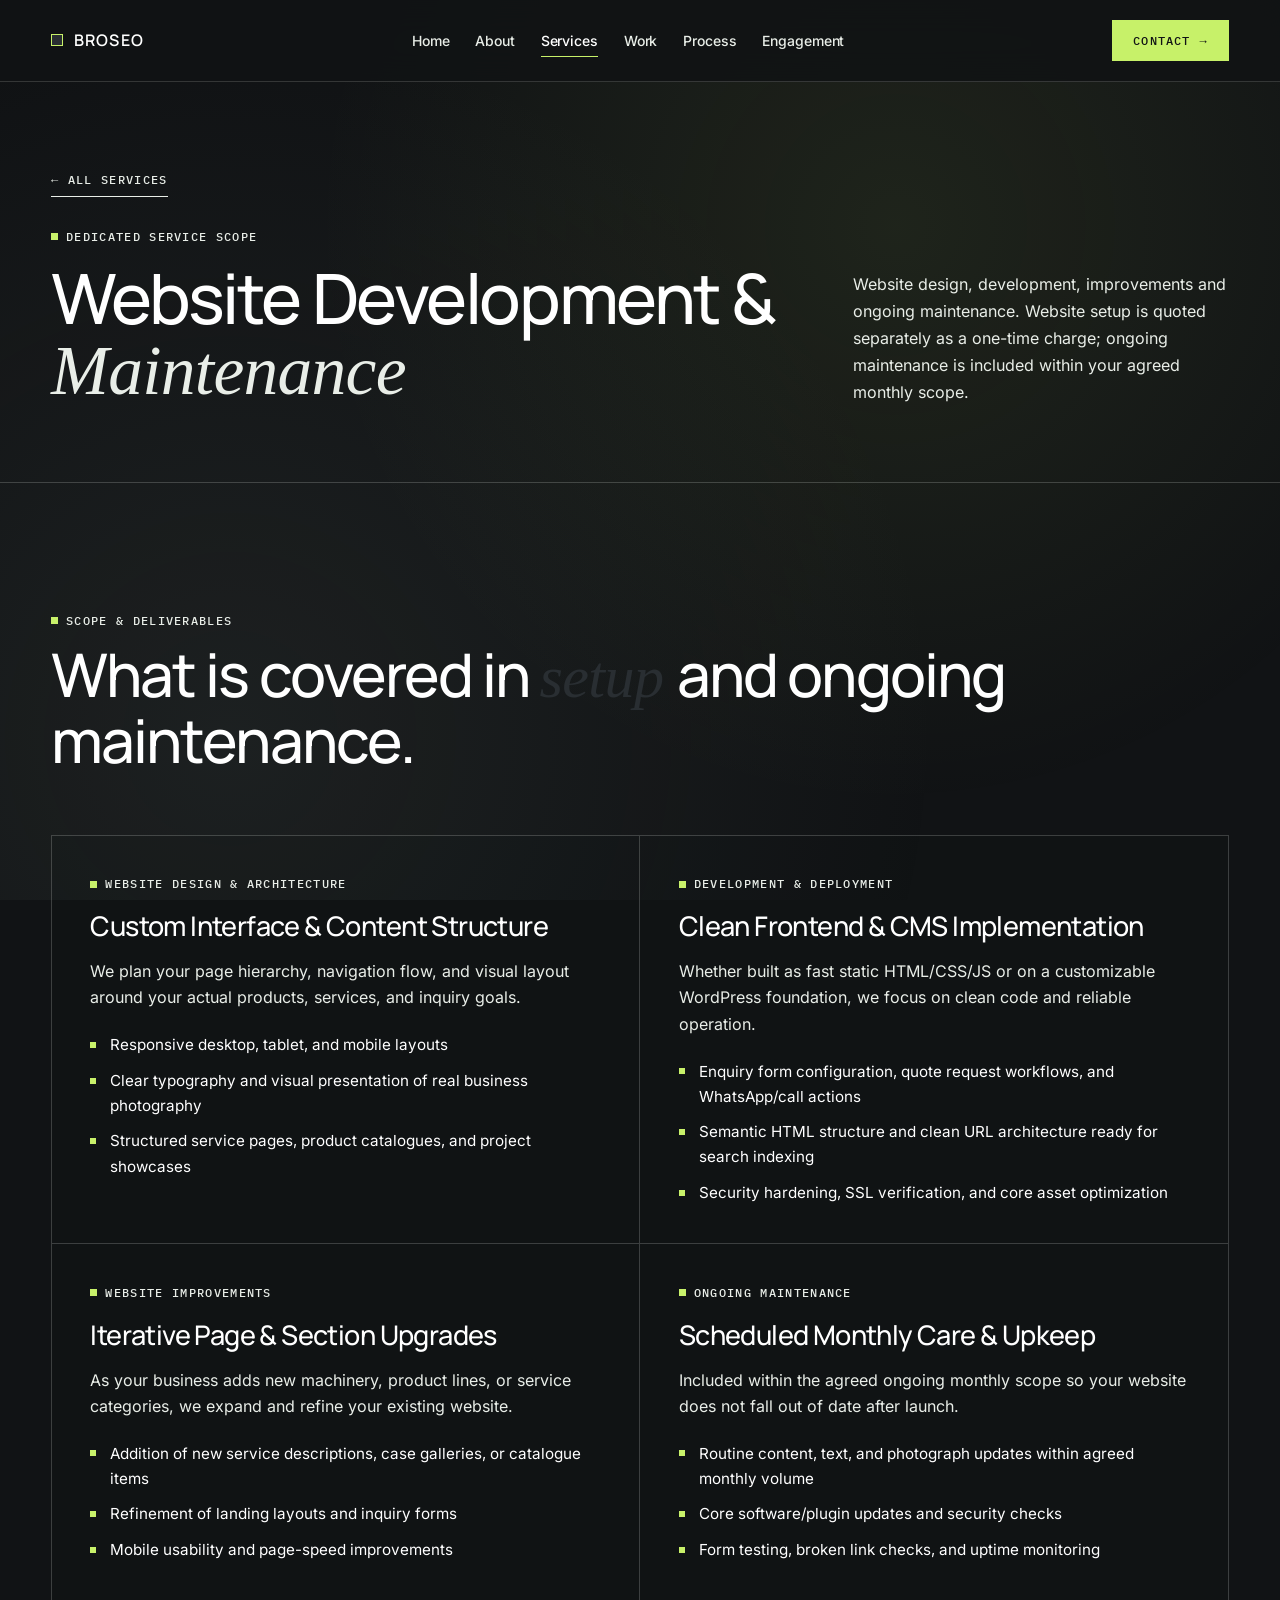
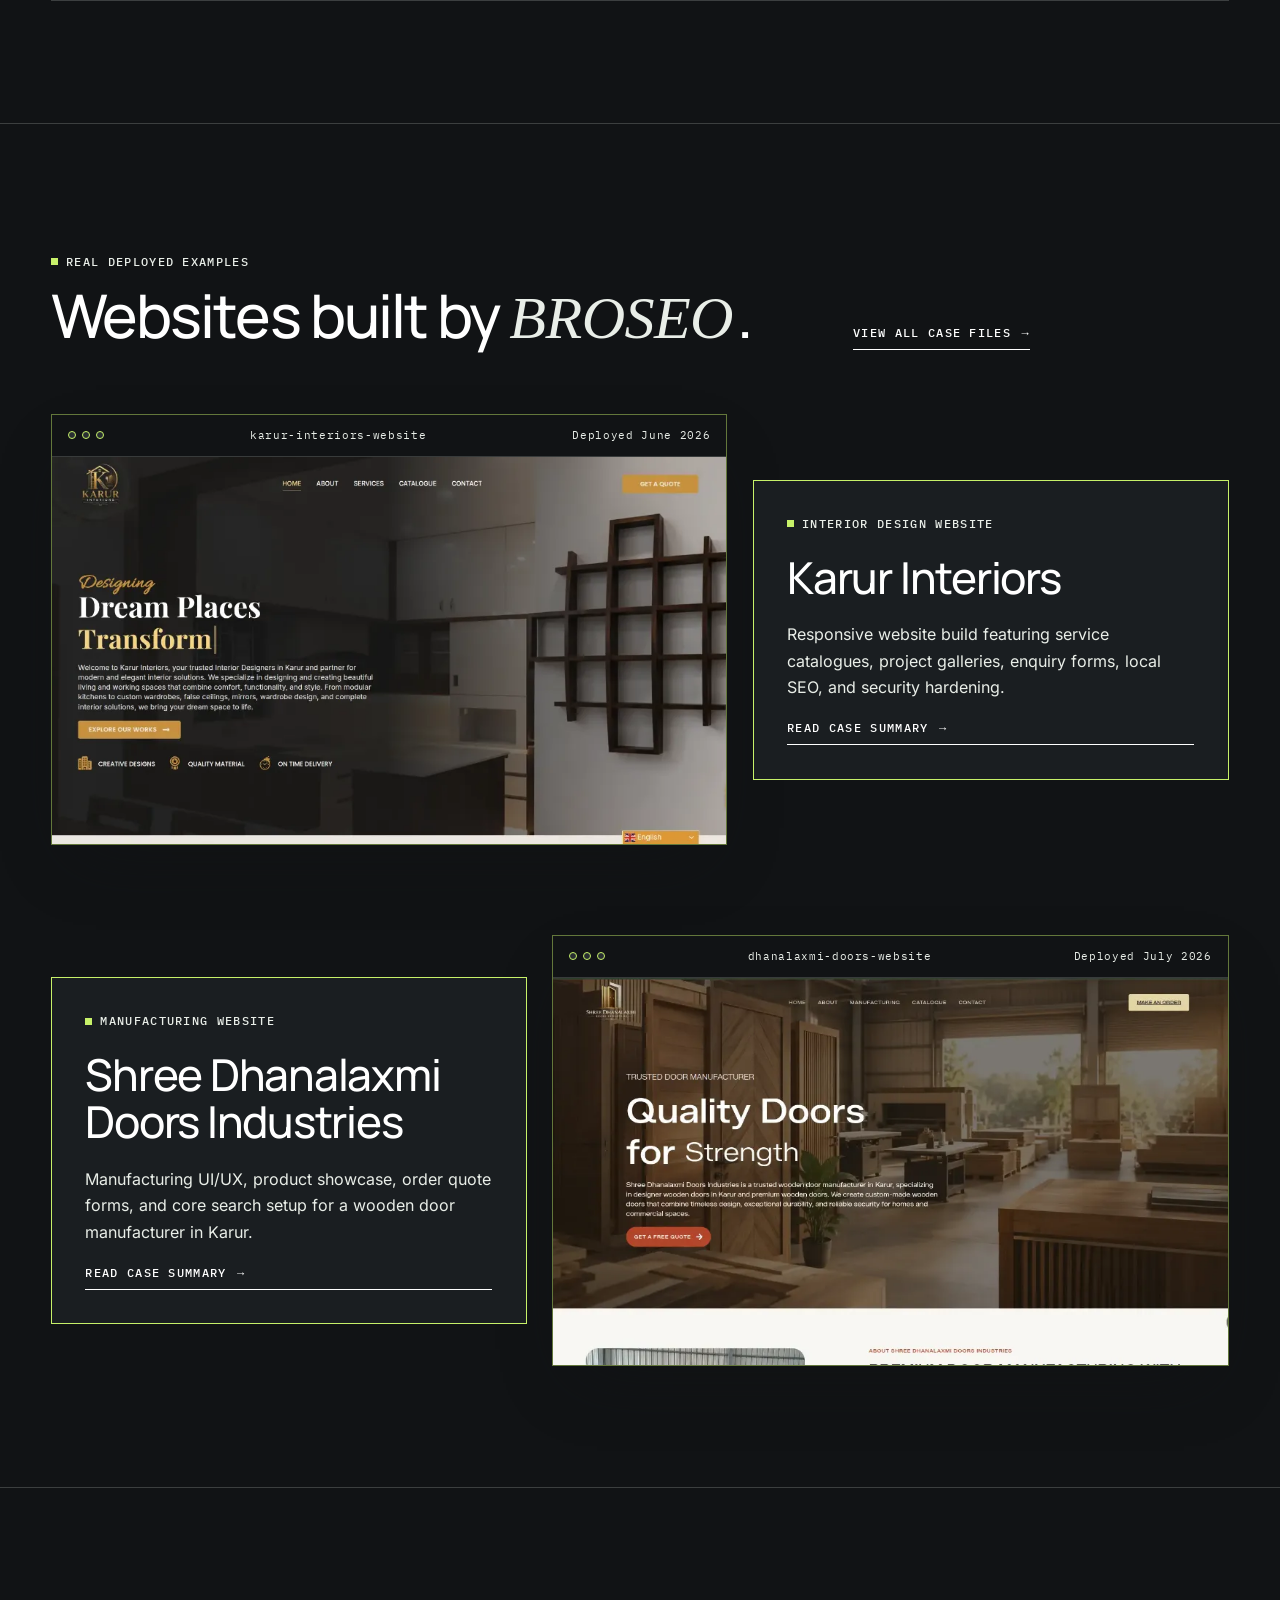
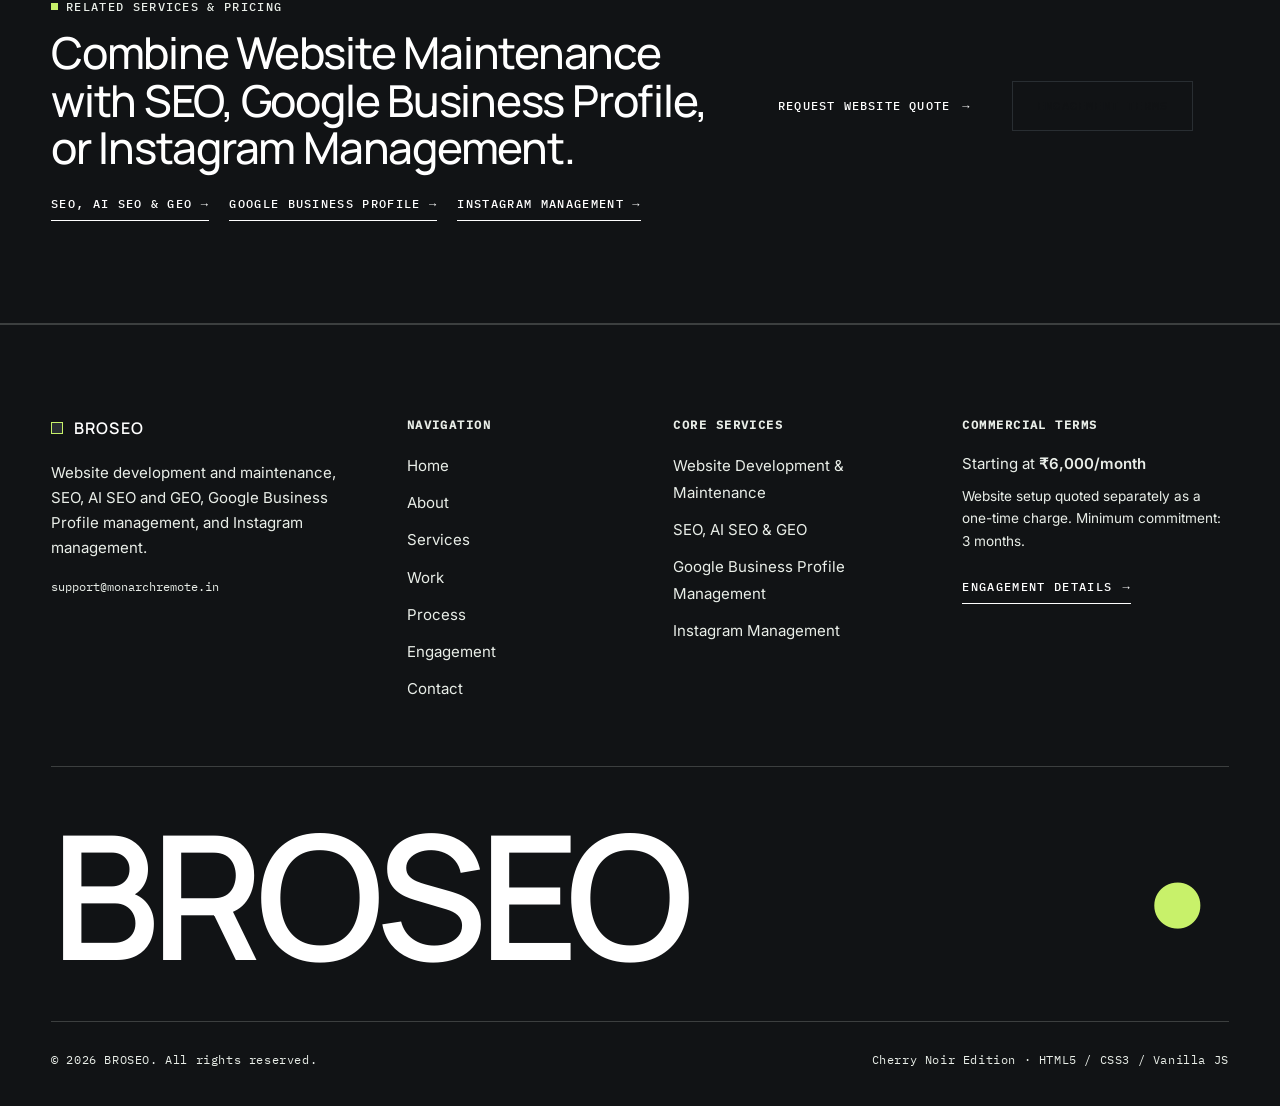
<file: website-development.html>
<!DOCTYPE html>
<html lang="en">
<head>
  <meta charset="UTF-8">
  <meta name="viewport" content="width=device-width, initial-scale=1.0">
  <title>Website Development &amp; Maintenance — BROSEO</title>
  <meta name="description" content="Website design, development, improvements and ongoing maintenance by BROSEO. Custom business websites with ongoing maintenance included within the agreed monthly scope.">
  <meta name="theme-color" content="#111315">

  <link rel="icon" type="image/svg+xml" href="assets/icons/favicon.svg">
  <link rel="preload" href="assets/fonts/manrope-400-600-latin.woff2" as="font" type="font/woff2" crossorigin>
  <link rel="preload" href="assets/fonts/inter-400-600-latin.woff2" as="font" type="font/woff2" crossorigin>
  <link rel="preload" href="assets/fonts/ibm-plex-mono-400-latin.woff2" as="font" type="font/woff2" crossorigin>

  <link rel="stylesheet" href="css/design-system.css">
  <link rel="stylesheet" href="css/components.css">
  <link rel="stylesheet" href="css/animations.css">
</head>
<body class="theme-cherry">
  <a class="skip-link" href="#main-content">Skip to main content</a>

  <!-- ARCHITECTURAL HEADER (EXACT 6 LINKS + CONTACT CTA) -->
  <header class="site-header">
    <div class="container header-inner">
      <a href="index.html" class="brand-wordmark" aria-label="BROSEO — Home">
        <span class="brand-mark-box" aria-hidden="true"></span>
        <span>BROSEO</span>
      </a>

      <nav class="primary-nav" aria-label="Primary navigation">
        <ul class="nav-list">
          <li><a href="index.html" class="nav-link">Home</a></li>
          <li><a href="about.html" class="nav-link">About</a></li>
          <li><a href="services.html" class="nav-link is-active">Services</a></li>
          <li><a href="work.html" class="nav-link">Work</a></li>
          <li><a href="process.html" class="nav-link">Process</a></li>
          <li><a href="engagement.html" class="nav-link">Engagement</a></li>
        </ul>
      </nav>

      <div class="header-actions">
        <a href="contact.html" class="btn-contact-cta">
          <span>Contact</span>
          <span class="arrow" aria-hidden="true">&rarr;</span>
        </a>

        <button
          type="button"
          class="menu-toggle"
          id="menu-toggle"
          aria-expanded="false"
          aria-controls="mobile-drawer"
          aria-label="Toggle navigation menu"
        >
          <span>Menu</span>
          <span class="menu-bars" aria-hidden="true">
            <span></span>
            <span></span>
          </span>
        </button>
      </div>
    </div>
  </header>

  <div class="mobile-drawer" id="mobile-drawer" aria-hidden="true">
    <nav aria-label="Mobile navigation">
      <ul class="mobile-nav-list">
        <li class="mobile-nav-item"><a href="index.html" class="mobile-nav-link"><span>Home</span><span>&rarr;</span></a></li>
        <li class="mobile-nav-item"><a href="about.html" class="mobile-nav-link"><span>About</span><span>&rarr;</span></a></li>
        <li class="mobile-nav-item"><a href="services.html" class="mobile-nav-link is-active"><span>Services</span><span>&rarr;</span></a></li>
        <li class="mobile-nav-item"><a href="work.html" class="mobile-nav-link"><span>Work</span><span>&rarr;</span></a></li>
        <li class="mobile-nav-item"><a href="process.html" class="mobile-nav-link"><span>Process</span><span>&rarr;</span></a></li>
        <li class="mobile-nav-item"><a href="engagement.html" class="mobile-nav-link"><span>Engagement</span><span>&rarr;</span></a></li>
      </ul>
    </nav>
    <div class="mobile-drawer-footer">
      <a href="contact.html" class="btn btn-primary-dark">
        <span>Contact Us</span>
        <span class="arrow" aria-hidden="true">&rarr;</span>
      </a>
    </div>
  </div>

  <!-- MAIN CONTENT -->
  <main id="main-content">

    <!-- SERVICE HERO -->
    <section class="service-hero-banner" data-scroll-color="black-cherry" aria-labelledby="service-title">
      <div class="container">
        <div style="margin-bottom: 1.5rem;" data-reveal="fade">
          <a href="services.html" class="editorial-link" style="color: var(--powder-blush);">
            <span>&larr; All Services</span>
          </a>
        </div>
        <div class="grid-12" style="align-items: end;">
          <div class="col-span-8" data-reveal>
            <span class="meta-label">Dedicated Service Scope</span>
            <h1 id="service-title" class="title-hero" style="margin-top: 1rem;">
              Website Development &amp; <span class="serif-accent text-blush">Maintenance</span>
            </h1>
          </div>
          <div class="col-span-4" data-reveal data-delay="1">
            <p class="body-copy text-blush">
              Website design, development, improvements and ongoing maintenance. Website setup is quoted separately as a one-time charge; ongoing maintenance is included within your agreed monthly scope.
            </p>
          </div>
        </div>
      </div>
    </section>

    <!-- SCOPE & DELIVERABLES MATRIX (WARM PORCELAIN) -->
    <section class="section section-lg theme-porcelain" data-scroll-color="warm-porcelain" aria-labelledby="deliverables-heading">
      <div class="container">
        <div style="margin-bottom: clamp(3rem, 5vw, 4.5rem);" data-reveal>
          <span class="meta-label">Scope &amp; Deliverables</span>
          <h2 id="deliverables-heading" class="title-h1" style="margin-top: 0.75rem;">
            What is covered in <span class="serif-accent text-burgundy">setup</span> and ongoing maintenance.
          </h2>
        </div>

        <div class="deliverables-matrix" data-reveal>
          <article class="deliverable-cell">
            <span class="meta-label">Website Design &amp; Architecture</span>
            <h3 class="title-h3">Custom Interface &amp; Content Structure</h3>
            <p style="color: var(--dynamic-subtext);">
              We plan your page hierarchy, navigation flow, and visual layout around your actual products, services, and inquiry goals.
            </p>
            <ul class="deliverable-bullet-list">
              <li>Responsive desktop, tablet, and mobile layouts</li>
              <li>Clear typography and visual presentation of real business photography</li>
              <li>Structured service pages, product catalogues, and project showcases</li>
            </ul>
          </article>

          <article class="deliverable-cell">
            <span class="meta-label">Development &amp; Deployment</span>
            <h3 class="title-h3">Clean Frontend &amp; CMS Implementation</h3>
            <p style="color: var(--dynamic-subtext);">
              Whether built as fast static HTML/CSS/JS or on a customizable WordPress foundation, we focus on clean code and reliable operation.
            </p>
            <ul class="deliverable-bullet-list">
              <li>Enquiry form configuration, quote request workflows, and WhatsApp/call actions</li>
              <li>Semantic HTML structure and clean URL architecture ready for search indexing</li>
              <li>Security hardening, SSL verification, and core asset optimization</li>
            </ul>
          </article>

          <article class="deliverable-cell">
            <span class="meta-label">Website Improvements</span>
            <h3 class="title-h3">Iterative Page &amp; Section Upgrades</h3>
            <p style="color: var(--dynamic-subtext);">
              As your business adds new machinery, product lines, or service categories, we expand and refine your existing website.
            </p>
            <ul class="deliverable-bullet-list">
              <li>Addition of new service descriptions, case galleries, or catalogue items</li>
              <li>Refinement of landing layouts and inquiry forms</li>
              <li>Mobile usability and page-speed improvements</li>
            </ul>
          </article>

          <article class="deliverable-cell">
            <span class="meta-label">Ongoing Maintenance</span>
            <h3 class="title-h3">Scheduled Monthly Care &amp; Upkeep</h3>
            <p style="color: var(--dynamic-subtext);">
              Included within the agreed ongoing monthly scope so your website does not fall out of date after launch.
            </p>
            <ul class="deliverable-bullet-list">
              <li>Routine content, text, and photograph updates within agreed monthly volume</li>
              <li>Core software/plugin updates and security checks</li>
              <li>Form testing, broken link checks, and uptime monitoring</li>
            </ul>
          </article>
        </div>
      </div>
    </section>

    <!-- REAL DEPLOYED WEBSITE EXAMPLES (BLACK CHERRY) -->
    <section class="section section-lg theme-cherry" data-scroll-color="deep-burgundy" aria-labelledby="web-examples-heading">
      <div class="container">
        <div class="grid-12" style="margin-bottom: clamp(3rem, 5vw, 4.5rem); align-items: end;">
          <div class="col-span-8" data-reveal>
            <span class="meta-label">Real Deployed Examples</span>
            <h2 id="web-examples-heading" class="title-h1" style="margin-top: 0.75rem;">
              Websites built by <span class="serif-accent text-blush">BROSEO</span>.
            </h2>
          </div>
          <div class="col-span-4" data-reveal data-delay="1">
            <a href="work.html" class="editorial-link">
              <span>View All Case Files</span>
              <span class="arrow" aria-hidden="true">&rarr;</span>
            </a>
          </div>
        </div>

        <div class="work-exhibition-list">
          <article class="work-case-spread" data-reveal>
            <div class="work-case-media-col">
              <div class="work-browser-frame">
                <div class="work-browser-bar">
                  <div class="frame-dots" aria-hidden="true"><span></span><span></span><span></span></div>
                  <span>karur-interiors-website</span>
                  <span>Deployed June 2026</span>
                </div>
                <div class="work-browser-viewport">
                  <img src="assets/images/work/karur-interiors.webp" alt="Karur Interiors website screenshot" loading="lazy" width="1280" height="760">
                </div>
              </div>
            </div>
            <div class="work-case-info-col" style="background-color: var(--cherry-elevated);">
              <span class="meta-label" style="color: var(--powder-blush);">Interior Design Website</span>
              <h3 class="title-h2">Karur Interiors</h3>
              <p class="text-blush">
                Responsive website build featuring service catalogues, project galleries, enquiry forms, local SEO, and security hardening.
              </p>
              <a href="work.html#karur-interiors" class="editorial-link">
                <span>Read Case Summary</span>
                <span class="arrow" aria-hidden="true">&rarr;</span>
              </a>
            </div>
          </article>

          <article class="work-case-spread is-reversed" data-reveal>
            <div class="work-case-media-col">
              <div class="work-browser-frame">
                <div class="work-browser-bar">
                  <div class="frame-dots" aria-hidden="true"><span></span><span></span><span></span></div>
                  <span>dhanalaxmi-doors-website</span>
                  <span>Deployed July 2026</span>
                </div>
                <div class="work-browser-viewport">
                  <img src="assets/images/work/dhanalaxmi-doors.webp" alt="Shree Dhanalaxmi Doors Industries website screenshot" loading="lazy" width="1280" height="760">
                </div>
              </div>
            </div>
            <div class="work-case-info-col" style="background-color: var(--cherry-elevated);">
              <span class="meta-label" style="color: var(--powder-blush);">Manufacturing Website</span>
              <h3 class="title-h2">Shree Dhanalaxmi Doors Industries</h3>
              <p class="text-blush">
                Manufacturing UI/UX, product showcase, order quote forms, and core search setup for a wooden door manufacturer in Karur.
              </p>
              <a href="work.html#dhanalaxmi-doors" class="editorial-link">
                <span>Read Case Summary</span>
                <span class="arrow" aria-hidden="true">&rarr;</span>
              </a>
            </div>
          </article>
        </div>
      </div>
    </section>

    <!-- OTHER SERVICES & CTA (DEEP BURGUNDY) -->
    <section class="section theme-burgundy" data-scroll-color="black-cherry" aria-labelledby="other-services-heading">
      <div class="container">
        <div class="grid-12" style="align-items: center;">
          <div class="col-span-7" data-reveal>
            <span class="meta-label">Related Services &amp; Pricing</span>
            <h2 id="other-services-heading" class="title-h2" style="margin-top: 0.75rem;">
              Combine Website Maintenance with SEO, Google Business Profile, or Instagram Management.
            </h2>
            <div style="display: flex; flex-wrap: wrap; gap: 1.25rem; margin-top: 1.5rem;">
              <a href="seo.html" class="editorial-link"><span>SEO, AI SEO &amp; GEO &rarr;</span></a>
              <a href="google-business-profile.html" class="editorial-link"><span>Google Business Profile &rarr;</span></a>
              <a href="instagram-management.html" class="editorial-link"><span>Instagram Management &rarr;</span></a>
            </div>
          </div>
          <div class="col-span-5" data-reveal data-delay="1" style="display: flex; flex-wrap: wrap; gap: 1rem;">
            <a href="contact.html" class="btn btn-primary-light">
              <span>Request Website Quote</span>
              <span class="arrow" aria-hidden="true">&rarr;</span>
            </a>
            <a href="engagement.html" class="btn btn-outline-light">
              <span>Engagement Terms</span>
            </a>
          </div>
        </div>
      </div>
    </section>

  </main>

  <!-- FOOTER -->
  <footer class="site-footer">
    <div class="container">
      <div class="footer-top-grid">
        <div>
          <a href="index.html" class="brand-wordmark">
            <span class="brand-mark-box" aria-hidden="true"></span>
            <span>BROSEO</span>
          </a>
          <p class="text-blush" style="margin-top: 1.25rem; font-size: 0.9375rem; max-width: 36ch;">
            Website development and maintenance, SEO, AI SEO and GEO, Google Business Profile management, and Instagram management.
          </p>
          <p style="margin-top: 1rem; font-family: var(--font-mono); font-size: 0.78rem; color: var(--dynamic-muted);">
            <a href="mailto:support@monarchremote.in">support@monarchremote.in</a>
          </p>
        </div>

        <div>
          <h2 class="footer-col-title">Navigation</h2>
          <ul class="footer-nav-list">
            <li><a href="index.html">Home</a></li>
            <li><a href="about.html">About</a></li>
            <li><a href="services.html">Services</a></li>
            <li><a href="work.html">Work</a></li>
            <li><a href="process.html">Process</a></li>
            <li><a href="engagement.html">Engagement</a></li>
            <li><a href="contact.html">Contact</a></li>
          </ul>
        </div>

        <div>
          <h2 class="footer-col-title">Core Services</h2>
          <ul class="footer-nav-list">
            <li><a href="website-development.html">Website Development &amp; Maintenance</a></li>
            <li><a href="seo.html">SEO, AI SEO &amp; GEO</a></li>
            <li><a href="google-business-profile.html">Google Business Profile Management</a></li>
            <li><a href="instagram-management.html">Instagram Management</a></li>
          </ul>
        </div>

        <div>
          <h2 class="footer-col-title">Commercial Terms</h2>
          <p class="text-blush" style="font-size: 0.9375rem;">
            Starting at <strong>₹6,000/month</strong>
          </p>
          <p style="font-size: 0.85rem; color: var(--dynamic-muted); margin-top: 0.5rem;">
            Website setup quoted separately as a one-time charge. Minimum commitment: 3 months.
          </p>
          <div style="margin-top: 1.25rem;">
            <a href="engagement.html" class="editorial-link">
              <span>Engagement Details</span>
              <span class="arrow" aria-hidden="true">&rarr;</span>
            </a>
          </div>
        </div>
      </div>

      <div class="footer-monument" aria-hidden="true">
        <div class="footer-monument-word">
          <span>BROSEO</span>
          <span class="footer-monument-dot">&bull;</span>
        </div>
      </div>

      <div class="footer-bottom">
        <span>&copy; 2026 BROSEO. All rights reserved.</span>
        <span>Cherry Noir Edition &middot; HTML5 / CSS3 / Vanilla JS</span>
      </div>
    </div>
  </footer>

  <script src="js/main.js"></script>
</body>
</html>
</file>
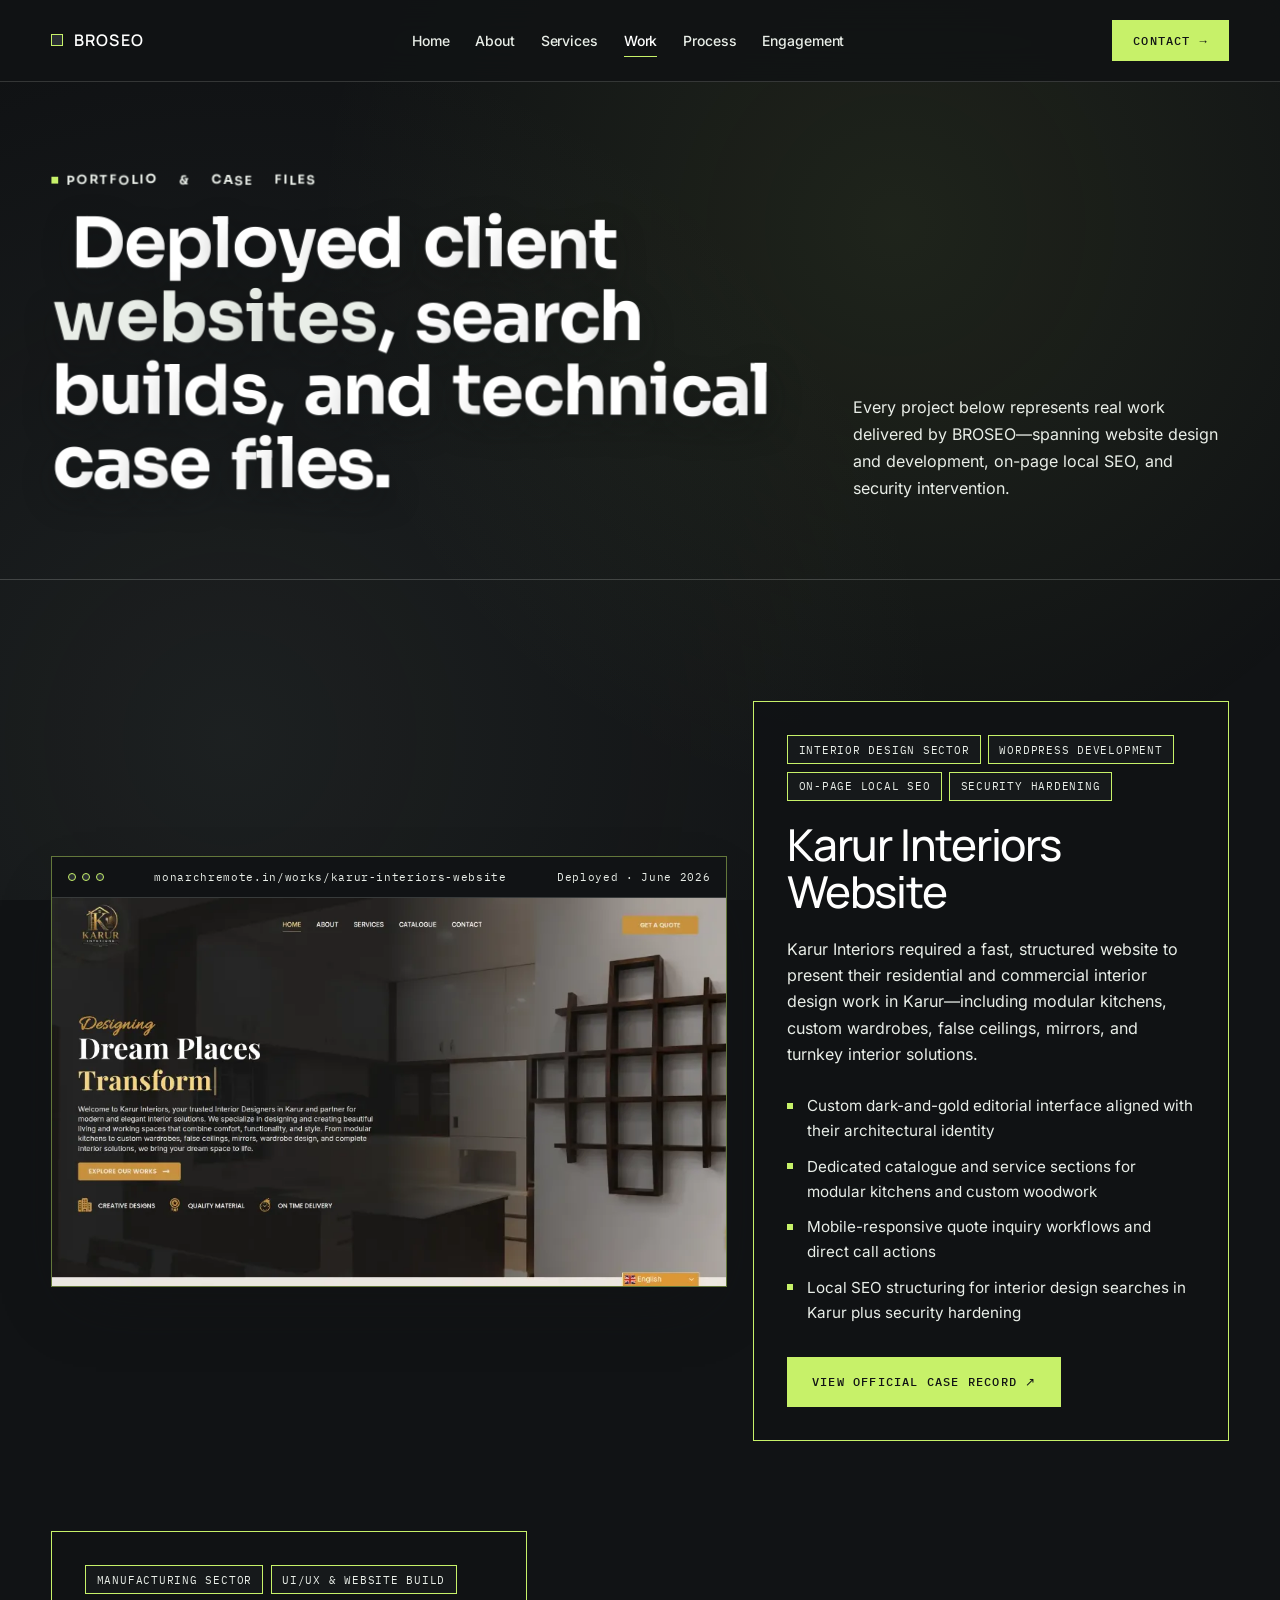
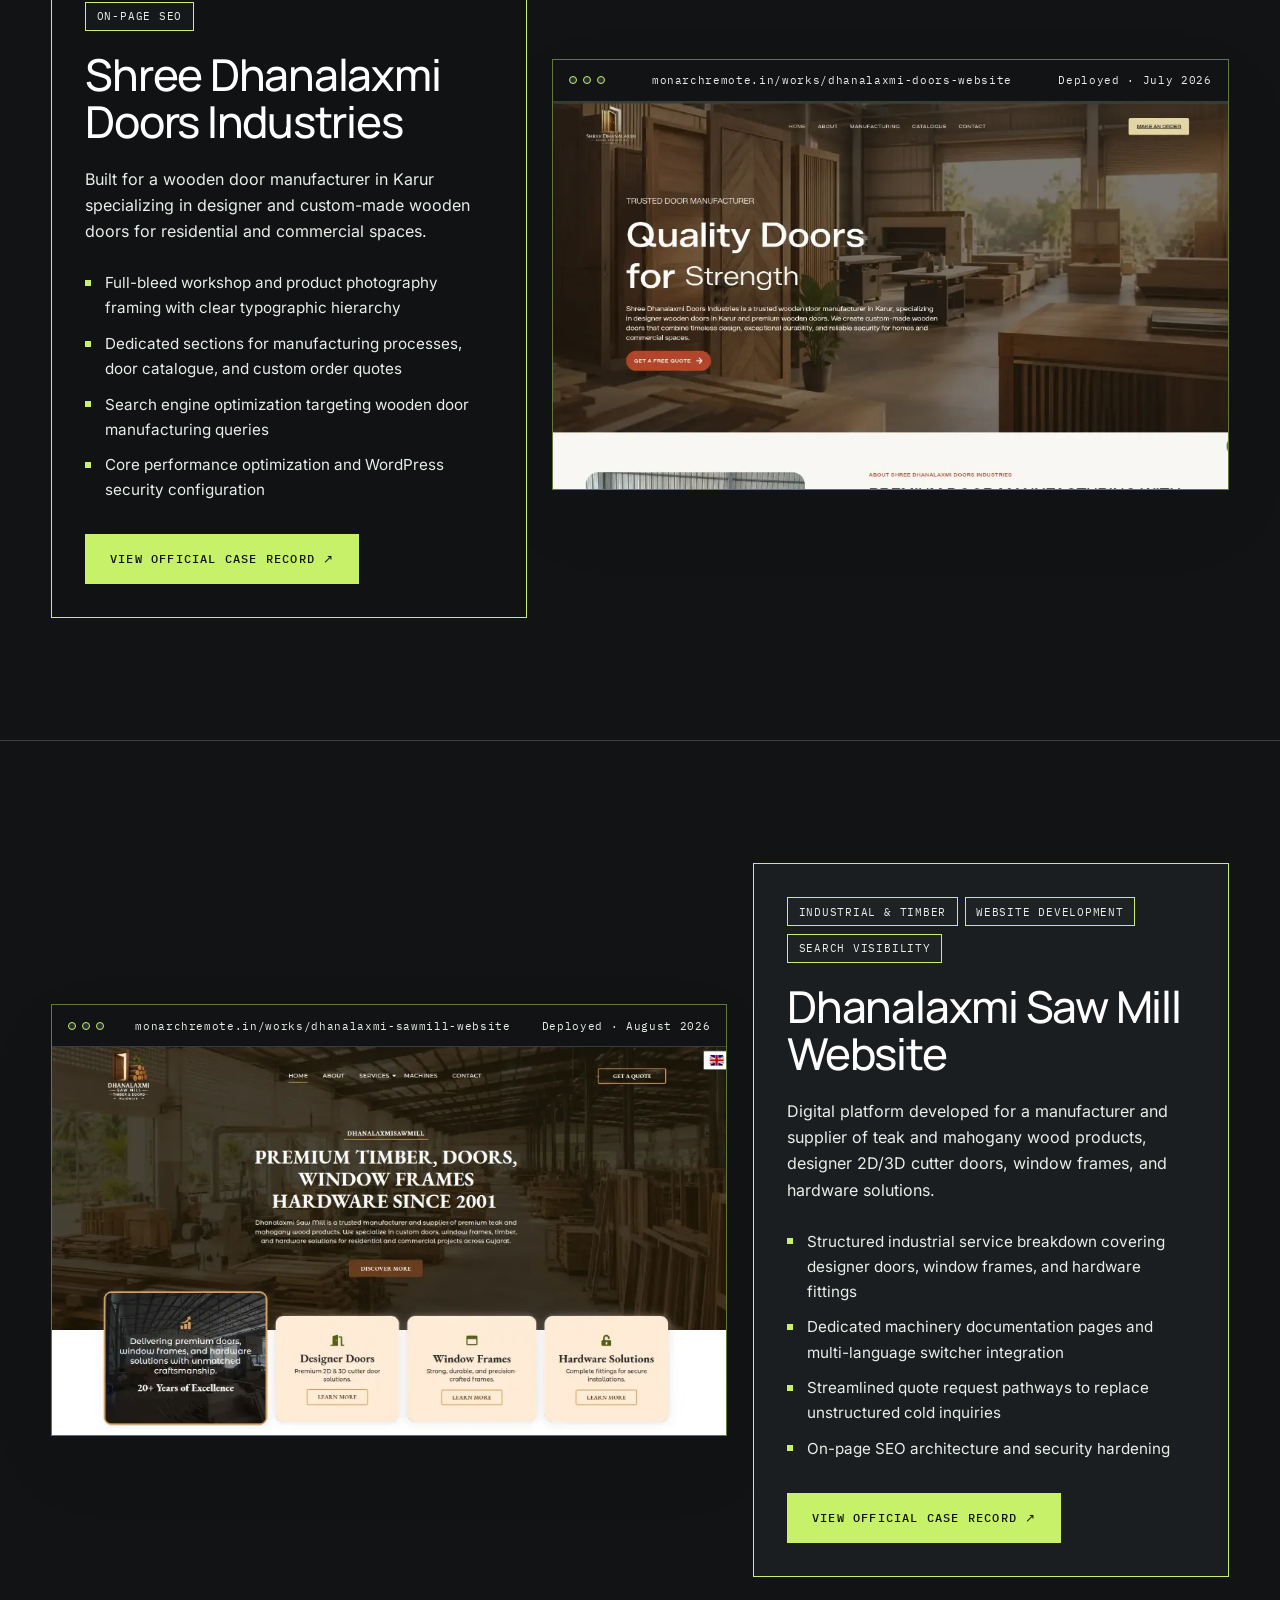
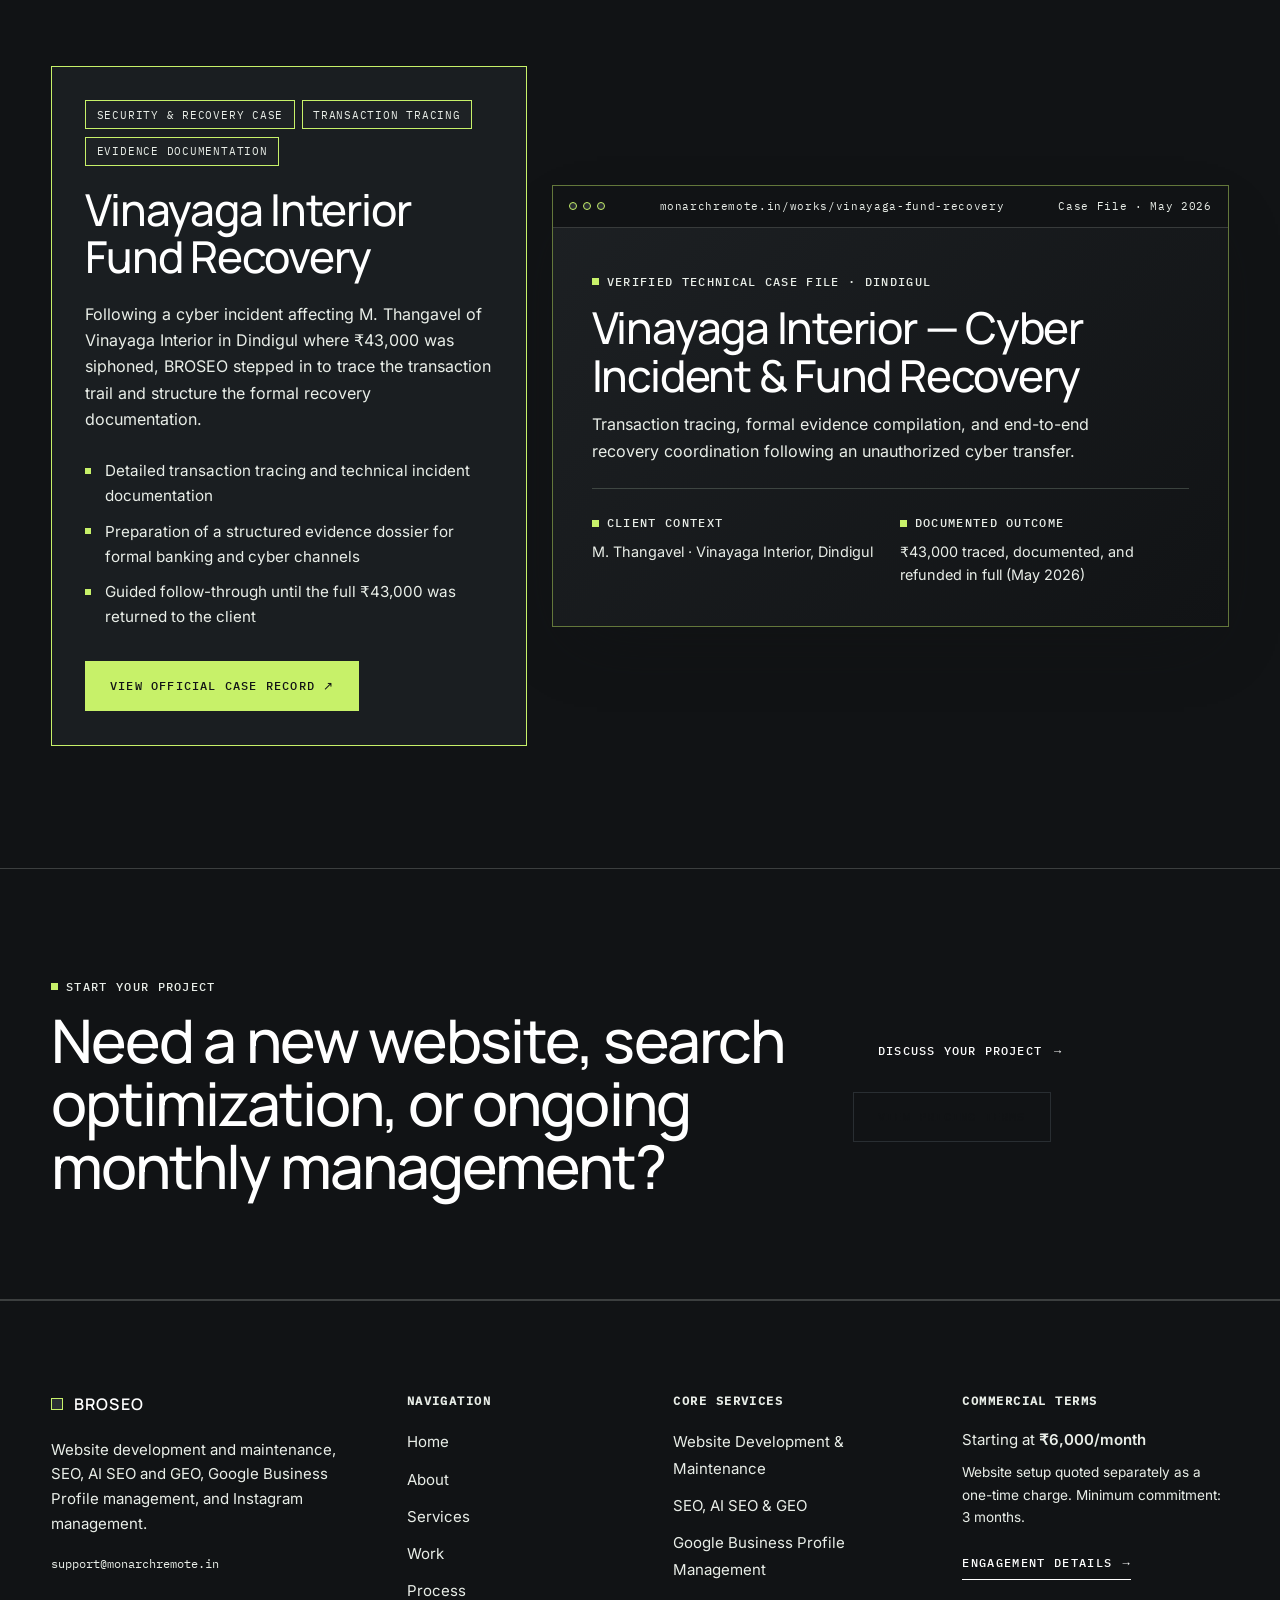
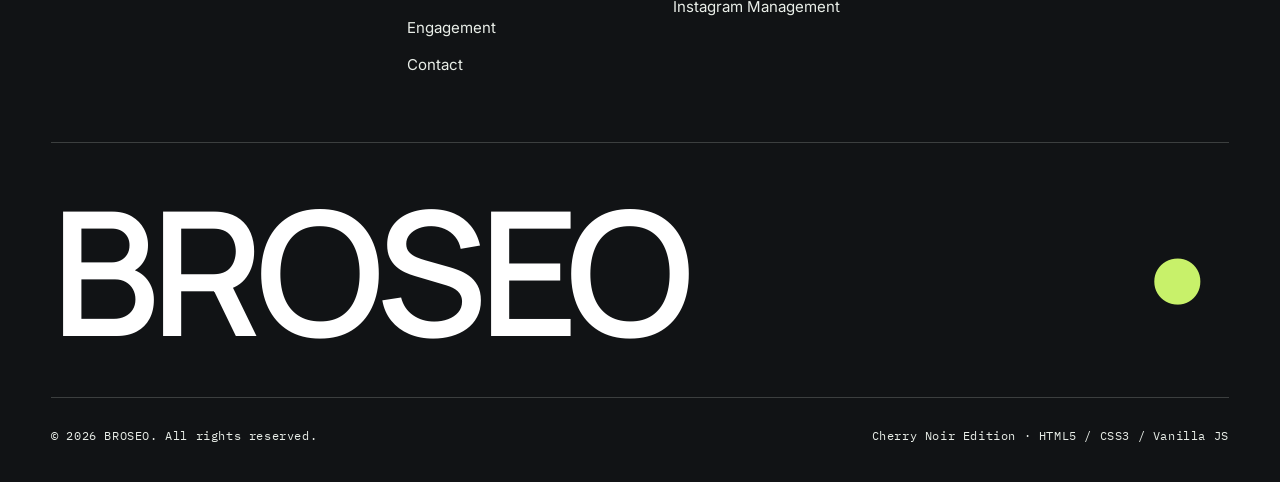
<file: work.html>
<!DOCTYPE html>
<html lang="en">
<head>
  <meta charset="UTF-8">
  <meta name="viewport" content="width=device-width, initial-scale=1.0">
  <title>Work &amp; Case Files — BROSEO</title>
  <meta name="description" content="Selected client projects and case files by BROSEO: Karur Interiors Website, Shree Dhanalaxmi Doors Industries Website, Dhanalaxmi Saw Mill Website, and Vinayaga Interior Fund Recovery.">
  <meta name="theme-color" content="#111315">

  <link rel="icon" type="image/svg+xml" href="assets/icons/favicon.svg">
  <link rel="preload" href="assets/fonts/sora-100-800-latin.woff2" as="font" type="font/woff2" crossorigin>
  <link rel="preload" href="assets/fonts/manrope-400-600-latin.woff2" as="font" type="font/woff2" crossorigin>
  <link rel="preload" href="assets/fonts/inter-400-600-latin.woff2" as="font" type="font/woff2" crossorigin>
  <link rel="preload" href="assets/fonts/ibm-plex-mono-400-latin.woff2" as="font" type="font/woff2" crossorigin>

  <link rel="stylesheet" href="css/design-system.css">
  <link rel="stylesheet" href="css/components.css">
  <link rel="stylesheet" href="css/animations.css">
</head>
<body class="theme-cherry">
  <a class="skip-link" href="#main-content">Skip to main content</a>

  <!-- ARCHITECTURAL HEADER -->
  <header class="site-header">
    <div class="container header-inner">
      <a href="index.html" class="brand-wordmark" aria-label="BROSEO — Home">
        <span class="brand-mark-box" aria-hidden="true"></span>
        <span>BROSEO</span>
      </a>

      <nav class="primary-nav" aria-label="Primary navigation">
        <ul class="nav-list">
          <li><a href="index.html" class="nav-link">Home</a></li>
          <li><a href="about.html" class="nav-link">About</a></li>
          <li><a href="services.html" class="nav-link">Services</a></li>
          <li><a href="work.html" class="nav-link is-active" aria-current="page">Work</a></li>
          <li><a href="process.html" class="nav-link">Process</a></li>
          <li><a href="engagement.html" class="nav-link">Engagement</a></li>
        </ul>
      </nav>

      <div class="header-actions">
        <a href="contact.html" class="btn-contact-cta">
          <span>Contact</span>
          <span class="arrow" aria-hidden="true">&rarr;</span>
        </a>

        <button
          type="button"
          class="menu-toggle"
          id="menu-toggle"
          aria-expanded="false"
          aria-controls="mobile-drawer"
          aria-label="Toggle navigation menu"
        >
          <span>Menu</span>
          <span class="menu-bars" aria-hidden="true">
            <span></span>
            <span></span>
          </span>
        </button>
      </div>
    </div>
  </header>

  <div class="mobile-drawer" id="mobile-drawer" aria-hidden="true">
    <nav aria-label="Mobile navigation">
      <ul class="mobile-nav-list">
        <li class="mobile-nav-item"><a href="index.html" class="mobile-nav-link"><span>Home</span><span>&rarr;</span></a></li>
        <li class="mobile-nav-item"><a href="about.html" class="mobile-nav-link"><span>About</span><span>&rarr;</span></a></li>
        <li class="mobile-nav-item"><a href="services.html" class="mobile-nav-link"><span>Services</span><span>&rarr;</span></a></li>
        <li class="mobile-nav-item"><a href="work.html" class="mobile-nav-link is-active"><span>Work</span><span>&rarr;</span></a></li>
        <li class="mobile-nav-item"><a href="process.html" class="mobile-nav-link"><span>Process</span><span>&rarr;</span></a></li>
        <li class="mobile-nav-item"><a href="engagement.html" class="mobile-nav-link"><span>Engagement</span><span>&rarr;</span></a></li>
      </ul>
    </nav>
    <div class="mobile-drawer-footer">
      <a href="contact.html" class="btn btn-primary-dark">
        <span>Contact Us</span>
        <span class="arrow" aria-hidden="true">&rarr;</span>
      </a>
    </div>
  </div>

  <!-- MAIN CONTENT -->
  <main id="main-content">

    <!-- WORK HERO (BLACK CHERRY) -->
    <section class="service-hero-banner" data-scroll-color="black-cherry" aria-labelledby="work-page-title">
      <div class="container">
        <div class="grid-12" style="align-items: end;">
          <div class="col-span-8" data-reveal>
            <span class="meta-label broseo-page-kicker" data-broseo-heading data-intensity="kicker">Portfolio &amp; Case Files</span>
            <h1 id="work-page-title" class="title-hero broseo-page-heading" data-broseo-heading style="margin-top: 1rem;">
              Deployed client <span class="serif-accent text-blush">websites</span>, search builds, and technical case files.
            </h1>
          </div>
          <div class="col-span-4" data-reveal data-delay="1">
            <p class="body-copy text-blush">
              Every project below represents real work delivered by BROSEO—spanning website design and development, on-page local SEO, and security intervention.
            </p>
          </div>
        </div>
      </div>
    </section>

    <!-- CASE STUDY 1 & 2 (WARM PORCELAIN) -->
    <section class="section section-lg theme-porcelain" data-scroll-color="warm-porcelain" aria-label="Website and SEO projects part 1">
      <div class="container">
        <div class="work-exhibition-list">

          <!-- PROJECT 1: KARUR INTERIORS WEBSITE -->
          <article id="karur-interiors" class="work-case-spread" data-reveal>
            <div class="work-case-media-col">
              <div class="work-browser-frame">
                <div class="work-browser-bar">
                  <div class="frame-dots" aria-hidden="true"><span></span><span></span><span></span></div>
                  <span>monarchremote.in/works/karur-interiors-website</span>
                  <span>Deployed &middot; June 2026</span>
                </div>
                <div class="work-browser-viewport">
                  <img
                    src="assets/images/work/karur-interiors.webp"
                    alt="Karur Interiors website screenshot showing Designing Dream Places Transform hero and navigation"
                    width="1280"
                    height="760"
                  >
                </div>
              </div>
            </div>

            <div class="work-case-info-col">
              <div class="work-meta-tags">
                <span class="work-tag">Interior Design Sector</span>
                <span class="work-tag">WordPress Development</span>
                <span class="work-tag">On-Page Local SEO</span>
                <span class="work-tag">Security Hardening</span>
              </div>
              <h2 class="title-h2">Karur Interiors Website</h2>
              <p class="text-blush">
                Karur Interiors required a fast, structured website to present their residential and commercial interior design work in Karur—including modular kitchens, custom wardrobes, false ceilings, mirrors, and turnkey interior solutions.
              </p>
              <ul class="deliverable-bullet-list text-blush">
                <li>Custom dark-and-gold editorial interface aligned with their architectural identity</li>
                <li>Dedicated catalogue and service sections for modular kitchens and custom woodwork</li>
                <li>Mobile-responsive quote inquiry workflows and direct call actions</li>
                <li>Local SEO structuring for interior design searches in Karur plus security hardening</li>
              </ul>
              <div style="display: flex; flex-wrap: wrap; gap: 1rem; padding-top: 0.75rem;">
                <a href="https://monarchremote.in/works/karur-interiors-website" target="_blank" rel="noopener noreferrer" class="btn btn-porcelain">
                  <span>View Official Case Record &nearr;</span>
                </a>
              </div>
            </div>
          </article>

          <!-- PROJECT 2: SHREE DHANALAXMI DOORS INDUSTRIES -->
          <article id="dhanalaxmi-doors" class="work-case-spread is-reversed" data-reveal>
            <div class="work-case-media-col">
              <div class="work-browser-frame">
                <div class="work-browser-bar">
                  <div class="frame-dots" aria-hidden="true"><span></span><span></span><span></span></div>
                  <span>monarchremote.in/works/dhanalaxmi-doors-website</span>
                  <span>Deployed &middot; July 2026</span>
                </div>
                <div class="work-browser-viewport">
                  <img
                    src="assets/images/work/dhanalaxmi-doors.webp"
                    alt="Shree Dhanalaxmi Doors Industries website screenshot showing Quality Doors for Strength hero"
                    loading="lazy"
                    width="1280"
                    height="760"
                  >
                </div>
              </div>
            </div>

            <div class="work-case-info-col">
              <div class="work-meta-tags">
                <span class="work-tag">Manufacturing Sector</span>
                <span class="work-tag">UI/UX &amp; Website Build</span>
                <span class="work-tag">On-Page SEO</span>
              </div>
              <h2 class="title-h2">Shree Dhanalaxmi Doors Industries</h2>
              <p class="text-blush">
                Built for a wooden door manufacturer in Karur specializing in designer and custom-made wooden doors for residential and commercial spaces.
              </p>
              <ul class="deliverable-bullet-list text-blush">
                <li>Full-bleed workshop and product photography framing with clear typographic hierarchy</li>
                <li>Dedicated sections for manufacturing processes, door catalogue, and custom order quotes</li>
                <li>Search engine optimization targeting wooden door manufacturing queries</li>
                <li>Core performance optimization and WordPress security configuration</li>
              </ul>
              <div style="display: flex; flex-wrap: wrap; gap: 1rem; padding-top: 0.75rem;">
                <a href="https://monarchremote.in/works/dhanalaxmi-doors-website" target="_blank" rel="noopener noreferrer" class="btn btn-porcelain">
                  <span>View Official Case Record &nearr;</span>
                </a>
              </div>
            </div>
          </article>

        </div>
      </div>
    </section>

    <!-- CASE STUDY 3 & 4 (BLACK CHERRY) -->
    <section class="section section-lg theme-cherry" data-scroll-color="deep-burgundy" aria-label="Website and technical case files part 2">
      <div class="container">
        <div class="work-exhibition-list">

          <!-- PROJECT 3: DHANALAXMI SAW MILL WEBSITE -->
          <article id="dhanalaxmi-sawmill" class="work-case-spread" data-reveal>
            <div class="work-case-media-col">
              <div class="work-browser-frame">
                <div class="work-browser-bar">
                  <div class="frame-dots" aria-hidden="true"><span></span><span></span><span></span></div>
                  <span>monarchremote.in/works/dhanalaxmi-sawmill-website</span>
                  <span>Deployed &middot; August 2026</span>
                </div>
                <div class="work-browser-viewport">
                  <img
                    src="assets/images/work/dhanalaxmi-sawmill.webp"
                    alt="Dhanalaxmi Saw Mill website screenshot showing timber, doors, window frames and hardware services"
                    loading="lazy"
                    width="1280"
                    height="760"
                  >
                </div>
              </div>
            </div>

            <div class="work-case-info-col" style="background-color: var(--cherry-elevated);">
              <div class="work-meta-tags">
                <span class="work-tag">Industrial &amp; Timber</span>
                <span class="work-tag">Website Development</span>
                <span class="work-tag">Search Visibility</span>
              </div>
              <h2 class="title-h2">Dhanalaxmi Saw Mill Website</h2>
              <p class="text-blush">
                Digital platform developed for a manufacturer and supplier of teak and mahogany wood products, designer 2D/3D cutter doors, window frames, and hardware solutions.
              </p>
              <ul class="deliverable-bullet-list text-blush">
                <li>Structured industrial service breakdown covering designer doors, window frames, and hardware fittings</li>
                <li>Dedicated machinery documentation pages and multi-language switcher integration</li>
                <li>Streamlined quote request pathways to replace unstructured cold inquiries</li>
                <li>On-page SEO architecture and security hardening</li>
              </ul>
              <div style="display: flex; flex-wrap: wrap; gap: 1rem; padding-top: 0.75rem;">
                <a href="https://monarchremote.in/works/dhanalaxmi-sawmill-website" target="_blank" rel="noopener noreferrer" class="btn btn-primary-dark">
                  <span>View Official Case Record &nearr;</span>
                </a>
              </div>
            </div>
          </article>

          <!-- PROJECT 4: VINAYAGA INTERIOR FUND RECOVERY -->
          <article id="vinayaga-fund-recovery" class="work-case-spread is-reversed" data-reveal>
            <div class="work-case-media-col">
              <div class="work-browser-frame">
                <div class="work-browser-bar">
                  <div class="frame-dots" aria-hidden="true"><span></span><span></span><span></span></div>
                  <span>monarchremote.in/works/vinayaga-fund-recovery</span>
                  <span>Case File &middot; May 2026</span>
                </div>
                <div class="work-dossier-visual">
                  <div>
                    <span class="meta-label" style="color: var(--powder-blush);">Verified Technical Case File &middot; Dindigul</span>
                    <h3 class="title-h2" style="margin-top: 0.75rem;">
                      Vinayaga Interior — Cyber Incident &amp; Fund Recovery
                    </h3>
                    <p class="text-blush" style="margin-top: 0.75rem; max-width: 52ch;">
                      Transaction tracing, formal evidence compilation, and end-to-end recovery coordination following an unauthorized cyber transfer.
                    </p>
                  </div>
                  <div class="dossier-grid-lines">
                    <div>
                      <div class="meta-label">Client Context</div>
                      <p class="text-blush" style="font-size: 0.9rem; margin-top: 0.35rem;">
                        M. Thangavel &middot; Vinayaga Interior, Dindigul
                      </p>
                    </div>
                    <div>
                      <div class="meta-label">Documented Outcome</div>
                      <p class="text-blush" style="font-size: 0.9rem; margin-top: 0.35rem;">
                        ₹43,000 traced, documented, and refunded in full (May 2026)
                      </p>
                    </div>
                  </div>
                </div>
              </div>
            </div>

            <div class="work-case-info-col" style="background-color: var(--cherry-elevated);">
              <div class="work-meta-tags">
                <span class="work-tag">Security &amp; Recovery Case</span>
                <span class="work-tag">Transaction Tracing</span>
                <span class="work-tag">Evidence Documentation</span>
              </div>
              <h2 class="title-h2">Vinayaga Interior Fund Recovery</h2>
              <p class="text-blush">
                Following a cyber incident affecting M. Thangavel of Vinayaga Interior in Dindigul where ₹43,000 was siphoned, BROSEO stepped in to trace the transaction trail and structure the formal recovery documentation.
              </p>
              <ul class="deliverable-bullet-list text-blush">
                <li>Detailed transaction tracing and technical incident documentation</li>
                <li>Preparation of a structured evidence dossier for formal banking and cyber channels</li>
                <li>Guided follow-through until the full ₹43,000 was returned to the client</li>
              </ul>
              <div style="display: flex; flex-wrap: wrap; gap: 1rem; padding-top: 0.75rem;">
                <a href="https://monarchremote.in/works/vinayaga-fund-recovery" target="_blank" rel="noopener noreferrer" class="btn btn-primary-dark">
                  <span>View Official Case Record &nearr;</span>
                </a>
              </div>
            </div>
          </article>

        </div>
      </div>
    </section>

    <!-- CTA (DEEP BURGUNDY) -->
    <section class="section theme-burgundy" data-scroll-color="black-cherry" aria-labelledby="work-cta-heading">
      <div class="container">
        <div class="grid-12" style="align-items: center;">
          <div class="col-span-8" data-reveal>
            <span class="meta-label">Start Your Project</span>
            <h2 id="work-cta-heading" class="title-h1" style="margin-top: 0.75rem;">
              Need a new website, search optimization, or ongoing monthly management?
            </h2>
          </div>
          <div class="col-span-4" data-reveal data-delay="1" style="display: flex; flex-wrap: wrap; gap: 1rem;">
            <a href="contact.html" class="btn btn-primary-light">
              <span>Discuss Your Project</span>
              <span class="arrow" aria-hidden="true">&rarr;</span>
            </a>
            <a href="engagement.html" class="btn btn-outline-light">
              <span>View Pricing Terms</span>
            </a>
          </div>
        </div>
      </div>
    </section>

  </main>

  <!-- FOOTER -->
  <footer class="site-footer">
    <div class="container">
      <div class="footer-top-grid">
        <div>
          <a href="index.html" class="brand-wordmark">
            <span class="brand-mark-box" aria-hidden="true"></span>
            <span>BROSEO</span>
          </a>
          <p class="text-blush" style="margin-top: 1.25rem; font-size: 0.9375rem; max-width: 36ch;">
            Website development and maintenance, SEO, AI SEO and GEO, Google Business Profile management, and Instagram management.
          </p>
          <p style="margin-top: 1rem; font-family: var(--font-mono); font-size: 0.78rem; color: var(--dynamic-muted);">
            <a href="mailto:support@monarchremote.in">support@monarchremote.in</a>
          </p>
        </div>

        <div>
          <h2 class="footer-col-title">Navigation</h2>
          <ul class="footer-nav-list">
            <li><a href="index.html">Home</a></li>
            <li><a href="about.html">About</a></li>
            <li><a href="services.html">Services</a></li>
            <li><a href="work.html">Work</a></li>
            <li><a href="process.html">Process</a></li>
            <li><a href="engagement.html">Engagement</a></li>
            <li><a href="contact.html">Contact</a></li>
          </ul>
        </div>

        <div>
          <h2 class="footer-col-title">Core Services</h2>
          <ul class="footer-nav-list">
            <li><a href="website-development.html">Website Development &amp; Maintenance</a></li>
            <li><a href="seo.html">SEO, AI SEO &amp; GEO</a></li>
            <li><a href="google-business-profile.html">Google Business Profile Management</a></li>
            <li><a href="instagram-management.html">Instagram Management</a></li>
          </ul>
        </div>

        <div>
          <h2 class="footer-col-title">Commercial Terms</h2>
          <p class="text-blush" style="font-size: 0.9375rem;">
            Starting at <strong>₹6,000/month</strong>
          </p>
          <p style="font-size: 0.85rem; color: var(--dynamic-muted); margin-top: 0.5rem;">
            Website setup quoted separately as a one-time charge. Minimum commitment: 3 months.
          </p>
          <div style="margin-top: 1.25rem;">
            <a href="engagement.html" class="editorial-link">
              <span>Engagement Details</span>
              <span class="arrow" aria-hidden="true">&rarr;</span>
            </a>
          </div>
        </div>
      </div>

      <div class="footer-monument" aria-hidden="true">
        <div class="footer-monument-word">
          <span>BROSEO</span>
          <span class="footer-monument-dot">&bull;</span>
        </div>
      </div>

      <div class="footer-bottom">
        <span>&copy; 2026 BROSEO. All rights reserved.</span>
        <span>Cherry Noir Edition &middot; HTML5 / CSS3 / Vanilla JS</span>
      </div>
    </div>
  </footer>

  <script src="js/main.js"></script>
</body>
</html>
</file>
<file: css/design-system.css>
/* ==========================================================================
   BROSEO — CARBON & VOLT CONTINUOUS SCROLL DESIGN SYSTEM
   Approved Palette:
   - Carbon:       #111315
   - Graphite:     #292E32
   - Muted Green:  #66736A
   - Volt Lime:    #C7F169
   - Soft Sage:    #E9EEE8
   - Pure White:   #FFFFFF
   ========================================================================== */

@font-face {
  font-family: 'Play Jack';
  font-style: normal;
  font-weight: 400 700;
  font-display: block;
  src: url('../assets/fonts/PlayJack.ttf') format('truetype'),
       url('../assets/fonts/play-jack.woff2') format('woff2'),
       url('../assets/fonts/play-jack.woff') format('woff'),
       url('../assets/fonts/PlayJack.otf') format('opentype');
}

@font-face {
  font-family: 'Cinzel';
  font-style: normal;
  font-weight: 400 900;
  font-display: swap;
  src: url('../assets/fonts/cinzel-400-900-latin-ext.woff2') format('woff2');
  unicode-range: U+0100-02BA, U+02BD-02C5, U+02C7-02CC, U+02CE-02D7, U+02DD-02FF, U+0304, U+0308, U+0329, U+1D00-1DBF, U+1E00-1E9F, U+1EF2-1EFF, U+2020, U+20A0-20AB, U+20AD-20C0, U+2113, U+2C60-2C7F, U+A720-A7FF;
}

@font-face {
  font-family: 'Cinzel';
  font-style: normal;
  font-weight: 400 900;
  font-display: swap;
  src: url('../assets/fonts/cinzel-400-900-latin.woff2') format('woff2');
  unicode-range: U+0000-00FF, U+0131, U+0152-0153, U+02BB-02BC, U+02C6, U+02DA, U+02DC, U+0304, U+0308, U+0329, U+2000-206F, U+20AC, U+2122, U+2191, U+2193, U+2212, U+2215, U+FEFF, U+FFFD;
}

@font-face {
  font-family: 'Sora';
  font-style: normal;
  font-weight: 100 800;
  font-display: swap;
  src: url('../assets/fonts/sora-100-800-latin-ext.woff2') format('woff2');
  unicode-range: U+0100-02BA, U+02BD-02C5, U+02C7-02CC, U+02CE-02D7, U+02DD-02FF, U+0304, U+0308, U+0329, U+1D00-1DBF, U+1E00-1E9F, U+1EF2-1EFF, U+2020, U+20A0-20AB, U+20AD-20C0, U+2113, U+2C60-2C7F, U+A720-A7FF;
}

@font-face {
  font-family: 'Sora';
  font-style: normal;
  font-weight: 100 800;
  font-display: swap;
  src: url('../assets/fonts/sora-100-800-latin.woff2') format('woff2');
  unicode-range: U+0000-00FF, U+0131, U+0152-0153, U+02BB-02BC, U+02C6, U+02DA, U+02DC, U+0304, U+0308, U+0329, U+2000-206F, U+20AC, U+2122, U+2191, U+2193, U+2212, U+2215, U+FEFF, U+FFFD;
}

@font-face {
  font-family: 'Manrope';
  font-style: normal;
  font-weight: 400 600;
  font-display: swap;
  src: url('../assets/fonts/manrope-400-600-latin.woff2') format('woff2');
}

@font-face {
  font-family: 'Inter';
  font-style: normal;
  font-weight: 400 600;
  font-display: swap;
  src: url('../assets/fonts/inter-400-600-latin.woff2') format('woff2');
}

@font-face {
  font-family: 'IBM Plex Mono';
  font-style: normal;
  font-weight: 400;
  font-display: swap;
  src: url('../assets/fonts/ibm-plex-mono-400-latin.woff2') format('woff2');
}

@font-face {
  font-family: 'IBM Plex Mono';
  font-style: normal;
  font-weight: 500;
  font-display: swap;
  src: url('../assets/fonts/ibm-plex-mono-500-latin.woff2') format('woff2');
}

:root {
  /* Approved Carbon & Volt Palette */
  --carbon: #111315;
  --graphite: #292E32;
  --muted-green: #66736A;
  --volt-lime: #C7F169;
  --soft-sage: #E9EEE8;
  --pure-white: #FFFFFF;

  /* Mapped Semantic Palette Tokens (100% compatibility across all components) */
  --black-cherry: var(--carbon);
  --deep-burgundy: var(--graphite);
  --dusty-rose: var(--volt-lime);
  --powder-blush: var(--soft-sage);
  --warm-porcelain: var(--pure-white);
  --muted-mauve: var(--muted-green);

  /* Supporting Tonal Layers */
  --cherry-elevated: #1A1E21;
  --cherry-deep: #0B0D0E;
  --porcelain-soft: #E9EEE8;
  --burgundy-deep: #111315;

  /* Dynamic Scroll-Interpolated Environment Variables (Updated @ 60fps by JS) */
  --dynamic-bg: #111315;
  --dynamic-text: #FFFFFF;
  --dynamic-subtext: #E9EEE8;
  --dynamic-muted: #E9EEE8;
  --dynamic-accent: #C7F169;
  --dynamic-border: rgba(233, 238, 232, 0.2);
  --dynamic-surface: rgba(17, 19, 21, 0.22);
  --dynamic-header-bg: rgba(17, 19, 21, 0.88);
  --dynamic-glow-opacity: 1;

  /* Static Hairlines for Panels */
  --hairline-dark: rgba(233, 238, 232, 0.18);
  --hairline-dark-strong: rgba(102, 115, 106, 0.48);
  --hairline-light: rgba(17, 19, 21, 0.14);
  --hairline-light-strong: rgba(41, 46, 50, 0.38);

  /* Text Hierarchy Fallbacks */
  --text-on-dark: #FFFFFF;
  --text-on-dark-secondary: #E9EEE8;
  --text-on-dark-muted: #66736A;
  --text-on-light: #111315;
  --text-on-light-secondary: #292E32;
  --text-on-light-muted: #66736A;

  /* Typography Stack */
  --font-play-jack: 'Play Jack', sans-serif;
  --font-cinzel: 'Cinzel', 'Cormorant Garamond', 'Georgia', serif;
  --font-sora: 'Sora', 'Manrope', -apple-system, BlinkMacSystemFont, 'Segoe UI', sans-serif;
  --font-display: 'Manrope', -apple-system, BlinkMacSystemFont, 'Segoe UI', sans-serif;
  --font-serif: 'Cormorant Garamond', 'Georgia', 'Times New Roman', serif;
  --font-sans: 'Inter', -apple-system, BlinkMacSystemFont, 'Segoe UI', sans-serif;
  --font-mono: 'IBM Plex Mono', 'SFMono-Regular', Consolas, monospace;

  /* Expressive Fluid Typography Scale (Calibrated from 360px to 1920px) */
  --type-monument: clamp(2.25rem, 6.2vw + 0.5rem, 7rem);
  --type-hero: clamp(2rem, 4.8vw + 0.5rem, 5.5rem);
  --type-h1: clamp(1.85rem, 4.2vw + 0.4rem, 4.5rem);
  --type-h2: clamp(1.5rem, 3vw + 0.35rem, 3.5rem);
  --type-h3: clamp(1.25rem, 1.8vw + 0.25rem, 2.05rem);
  --type-h4: clamp(1.0625rem, 1.1vw + 0.2rem, 1.375rem);
  --type-lead: clamp(1.03125rem, 1vw + 0.25rem, 1.35rem);
  --type-body: clamp(0.9375rem, 0.25vw + 0.85rem, 1rem);
  --type-small: 0.875rem;
  --type-mono: clamp(0.6875rem, 0.15vw + 0.65rem, 0.75rem);
  --type-price: clamp(2.25rem, 4.5vw + 0.5rem, 4.75rem);

  /* Layout & Spatial Rhythm */
  --container-max: 1480px;
  --gutter-outer: clamp(1rem, 4vw, 4.25rem);
  --grid-gap: clamp(1rem, 2vw, 2rem);
  --section-pad-y: clamp(3.75rem, 8vw, 9.5rem);
  --section-pad-y-lg: clamp(4.25rem, 9.5vw, 11rem);
  --header-height: 82px;

  /* Motion Easing */
  --ease-editorial: cubic-bezier(0.16, 1, 0.3, 1);
  --ease-smooth: cubic-bezier(0.22, 1, 0.36, 1);
  --duration-fast: 240ms;
  --duration-base: 520ms;
  --duration-slow: 850ms;
}

/* ==========================================================================
   1. RESET & CONTINUOUS SCROLL CANVAS
   ========================================================================== */
*,
*::before,
*::after {
  box-sizing: border-box;
  margin: 0;
  padding: 0;
}

/* Prevent flex and grid children from blowing out narrow split-screen containers */
* {
  min-width: 0;
}

html {
  font-size: 16px;
  scroll-behavior: smooth;
  background-color: var(--dynamic-bg, #111315) !important;
  color: var(--dynamic-text, #FFFFFF);
  -webkit-font-smoothing: antialiased;
  -moz-osx-font-smoothing: grayscale;
  text-rendering: optimizeLegibility;
  overflow-x: clip;
}

body,
body.theme-cherry,
body.has-scroll-canvas {
  font-family: var(--font-sans);
  font-size: var(--type-body);
  line-height: 1.65;
  background-color: var(--dynamic-bg, #111315) !important;
  color: var(--dynamic-text, #FFFFFF);
  overflow-x: clip;
  width: 100%;
  min-height: 100vh;
  display: flex;
  flex-direction: column;
  position: relative;
}

/* Fixed Ambient Stage Layer Behind All Homepage Content */
.ambient-canvas-backdrop {
  position: fixed;
  inset: 0;
  z-index: 0;
  background-color: var(--dynamic-bg, #111315);
  pointer-events: none;
  will-change: background-color;
}

.ambient-canvas-glow {
  position: fixed;
  inset: 0;
  z-index: 1;
  background:
    radial-gradient(circle at var(--cursor-x, 70%) var(--cursor-y, 25%), rgba(199, 241, 105, 0.08) 0%, transparent 52%),
    radial-gradient(circle at 18% 82%, rgba(102, 115, 106, 0.14) 0%, transparent 55%);
  opacity: var(--dynamic-glow-opacity, 1);
  pointer-events: none;
  transition: opacity 200ms linear;
}

main {
  flex: 1;
  width: 100%;
  position: relative;
  z-index: 2;
}

img,
picture,
video,
svg {
  display: block;
  max-width: 100%;
  height: auto;
}

a {
  color: inherit;
  text-decoration: none;
  transition: color var(--duration-fast) var(--ease-smooth),
              border-color var(--duration-fast) var(--ease-smooth),
              background-color var(--duration-fast) var(--ease-smooth),
              transform var(--duration-fast) var(--ease-smooth);
}

ul,
ol {
  list-style: none;
}

button,
input,
select,
textarea {
  font: inherit;
  color: inherit;
  background: transparent;
  border: none;
}

button {
  cursor: pointer;
}

::selection {
  background-color: var(--volt-lime);
  color: var(--carbon);
}

:focus-visible {
  outline: 2px solid var(--volt-lime);
  outline-offset: 4px;
}

.skip-link {
  position: fixed;
  top: -100px;
  left: 1.5rem;
  z-index: 9999;
  background-color: var(--volt-lime);
  color: var(--carbon);
  padding: 0.75rem 1.25rem;
  font-family: var(--font-mono);
  font-size: var(--type-mono);
  text-transform: uppercase;
  letter-spacing: 0.08em;
  border: 1px solid var(--carbon);
  transition: top var(--duration-fast) var(--ease-smooth);
}

.skip-link:focus {
  top: 1rem;
}

/* ==========================================================================
   2. CONTINUOUS SCROLL SECTIONS (SEAMLESS BLENDING, NOT HARD BLOCKS)
   ========================================================================== */
body.has-scroll-canvas main > section,
body.has-scroll-canvas .theme-cherry:not(body),
body.has-scroll-canvas .theme-porcelain:not(body),
body.has-scroll-canvas .theme-burgundy:not(body),
body.has-scroll-canvas .theme-blush:not(body),
body.has-scroll-canvas .theme-rose:not(body),
body.has-scroll-canvas .hero-stage,
body.has-scroll-canvas .service-hero-banner {
  background-color: transparent !important;
  background-image: none !important;
  color: var(--dynamic-text);
  --surface-hairline: var(--dynamic-border);
  --surface-hairline-strong: var(--dynamic-border);
  --surface-secondary: var(--dynamic-subtext);
  --surface-muted: var(--dynamic-muted);
}

.theme-cherry {
  background-color: var(--black-cherry);
  color: var(--warm-porcelain);
  --surface-hairline: var(--hairline-dark);
  --surface-hairline-strong: var(--hairline-dark-strong);
  --surface-secondary: var(--powder-blush);
  --surface-muted: var(--muted-mauve);
}

.theme-porcelain {
  background-color: var(--warm-porcelain);
  color: var(--black-cherry);
  --surface-hairline: var(--hairline-light);
  --surface-hairline-strong: var(--hairline-light-strong);
  --surface-secondary: var(--text-on-light-secondary);
  --surface-muted: var(--deep-burgundy);
}

.theme-burgundy {
  background-color: var(--graphite);
  color: var(--pure-white);
  --surface-hairline: rgba(233, 238, 232, 0.22);
  --surface-hairline-strong: var(--soft-sage);
  --surface-secondary: var(--soft-sage);
  --surface-muted: var(--soft-sage);
}

.theme-blush {
  background-color: var(--soft-sage);
  color: var(--carbon);
  --surface-hairline: rgba(17, 19, 21, 0.15);
  --surface-hairline-strong: var(--graphite);
  --surface-secondary: var(--graphite);
  --surface-muted: var(--muted-green);
}

.theme-rose {
  background-color: var(--soft-sage);
  color: var(--carbon);
  --surface-hairline: rgba(17, 19, 21, 0.16);
  --surface-hairline-strong: var(--carbon);
  --surface-secondary: var(--graphite);
  --surface-muted: var(--carbon);
}

/* ==========================================================================
   3. ARCHITECTURAL GRID & CONTAINERS
   ========================================================================== */
.container {
  width: 100%;
  max-width: var(--container-max);
  margin-inline: auto;
  padding-inline: var(--gutter-outer);
}

.container-wide {
  width: 100%;
  max-width: 1680px;
  margin-inline: auto;
  padding-inline: clamp(1rem, 3vw, 3rem);
}

.section {
  position: relative;
  padding-block: var(--section-pad-y);
  border-bottom: 1px solid var(--dynamic-border, rgba(233, 201, 199, 0.14));
}

.section-lg {
  padding-block: var(--section-pad-y-lg);
}

.grid-12 {
  display: grid;
  grid-template-columns: repeat(12, minmax(0, 1fr));
  gap: var(--grid-gap);
}

.col-span-3 { grid-column: span 3; }
.col-span-4 { grid-column: span 4; }
.col-span-5 { grid-column: span 5; }
.col-span-6 { grid-column: span 6; }
.col-span-7 { grid-column: span 7; }
.col-span-8 { grid-column: span 8; }
.col-span-9 { grid-column: span 9; }
.col-span-10 { grid-column: span 10; }
.col-span-12 { grid-column: span 12; }

/* ==========================================================================
   4. EXPRESSIVE TYPOGRAPHY HIERARCHY & DYNAMIC CONTRAST
   ========================================================================== */
.title-monument,
.title-hero,
.title-h1,
.title-h2,
.title-h3,
.title-h4 {
  overflow-wrap: break-word;
  word-wrap: break-word;
}

.title-monument {
  font-family: var(--font-display);
  font-size: var(--type-monument);
  font-weight: 500;
  line-height: 0.96;
  letter-spacing: -0.038em;
}

.title-hero {
  font-family: var(--font-display);
  font-size: var(--type-hero);
  font-weight: 500;
  line-height: 1.0;
  letter-spacing: -0.035em;
}

.title-h1 {
  font-family: var(--font-display);
  font-size: var(--type-h1);
  font-weight: 500;
  line-height: 1.04;
  letter-spacing: -0.032em;
}

.title-h2 {
  font-family: var(--font-display);
  font-size: var(--type-h2);
  font-weight: 500;
  line-height: 1.08;
  letter-spacing: -0.028em;
}

.title-h3 {
  font-family: var(--font-display);
  font-size: var(--type-h3);
  font-weight: 500;
  line-height: 1.18;
  letter-spacing: -0.022em;
}

.title-h4 {
  font-family: var(--font-display);
  font-size: var(--type-h4);
  font-weight: 600;
  line-height: 1.28;
  letter-spacing: -0.015em;
}

.serif-accent {
  font-family: var(--font-serif);
  font-style: italic;
  font-weight: 400;
  letter-spacing: -0.01em;
  padding-right: 0.06em;
  color: var(--dynamic-accent);
}

.text-rose { color: var(--dusty-rose); }
.text-blush { color: var(--dynamic-subtext); }
.text-burgundy { color: var(--deep-burgundy); }
.text-mauve { color: var(--dynamic-muted); }

/* Keep explicit dark cards legible regardless of outer interpolated background */
.work-case-info-col,
.hero-editorial-panel,
.service-visual-stage,
.engagement-monolith,
.contact-direct-card {
  --dynamic-text: #FFFFFF;
  --dynamic-subtext: #E9EEE8;
  --dynamic-muted: #E9EEE8;
  --dynamic-accent: #C7F169;
}

.lead-copy {
  font-size: var(--type-lead);
  line-height: 1.52;
  letter-spacing: -0.01em;
  max-width: 56ch;
  color: var(--dynamic-subtext);
}

.body-copy {
  font-size: var(--type-body);
  line-height: 1.68;
  max-width: 62ch;
}

.meta-label {
  display: inline-flex;
  align-items: center;
  flex-wrap: wrap;
  gap: 0.5rem;
  font-family: var(--font-mono);
  font-size: var(--type-mono);
  font-weight: 500;
  text-transform: uppercase;
  letter-spacing: 0.11em;
  color: var(--dynamic-muted);
}

.meta-label::before {
  content: '';
  display: inline-block;
  width: 7px;
  height: 7px;
  background-color: var(--dynamic-accent);
  flex-shrink: 0;
}

/* ==========================================================================
   5. NAVIGATION BAR (INDEPENDENT OF HOMEPAGE BACKGROUND ANIMATION)
   ========================================================================== */
.site-header {
  position: sticky;
  top: 0;
  z-index: 1000;
  height: var(--header-height);
  background-color: rgba(17, 19, 21, 0.9);
  backdrop-filter: blur(16px);
  -webkit-backdrop-filter: blur(16px);
  border-bottom: 1px solid rgba(233, 238, 232, 0.16);
  color: var(--pure-white);
}

.header-inner {
  height: 100%;
  display: flex;
  align-items: center;
  justify-content: space-between;
  gap: clamp(0.75rem, 2vw, 1.5rem);
}

.site-header .brand-wordmark {
  display: inline-flex;
  align-items: center;
  gap: 0.65rem;
  font-family: var(--font-display);
  font-weight: 600;
  font-size: clamp(1rem, 1.2vw, 1.1875rem);
  letter-spacing: 0.08em;
  text-transform: uppercase;
  color: var(--warm-porcelain);
  white-space: nowrap;
  flex-shrink: 0;
}

.brand-wordmark {
  display: inline-flex;
  align-items: center;
  gap: 0.65rem;
  font-family: var(--font-display);
  font-weight: 600;
  font-size: clamp(1rem, 1.2vw, 1.1875rem);
  letter-spacing: 0.08em;
  text-transform: uppercase;
  color: var(--dynamic-text);
  white-space: nowrap;
}

.brand-mark-box {
  width: 12px;
  height: 12px;
  background-color: var(--deep-burgundy);
  border: 1px solid var(--dusty-rose);
  display: inline-block;
  flex-shrink: 0;
  transition: transform var(--duration-fast) var(--ease-smooth),
              background-color var(--duration-fast) var(--ease-smooth);
}

.brand-wordmark:hover .brand-mark-box {
  transform: rotate(45deg) scale(1.1);
  background-color: var(--dusty-rose);
}

.primary-nav {
  display: flex;
  align-items: center;
}

.nav-list {
  display: flex;
  align-items: center;
  gap: clamp(1rem, 2vw, 2.35rem);
}

.nav-link {
  position: relative;
  font-family: var(--font-sans);
  font-size: clamp(0.875rem, 1vw, 0.9375rem);
  font-weight: 500;
  color: var(--powder-blush);
  padding-block: 0.5rem;
  letter-spacing: -0.005em;
  white-space: nowrap;
}

.nav-link::after {
  content: '';
  position: absolute;
  left: 0;
  bottom: 0;
  width: 100%;
  height: 1.5px;
  background-color: var(--dusty-rose);
  transform: scaleX(0);
  transform-origin: right;
  transition: transform var(--duration-fast) var(--ease-smooth);
}

.nav-link:hover,
.nav-link.is-active {
  color: var(--warm-porcelain);
}

.nav-link:hover::after,
.nav-link.is-active::after {
  transform: scaleX(1);
  transform-origin: left;
}

.header-actions {
  display: flex;
  align-items: center;
  gap: 0.75rem;
  flex-shrink: 0;
}

.btn-contact-cta {
  display: inline-flex;
  align-items: center;
  gap: 0.55rem;
  padding: 0.625rem 1.25rem;
  background-color: var(--volt-lime);
  color: var(--carbon);
  border: 1px solid var(--volt-lime);
  font-family: var(--font-mono);
  font-size: var(--type-mono);
  font-weight: 500;
  text-transform: uppercase;
  letter-spacing: 0.1em;
  white-space: nowrap;
  transition: background-color var(--duration-fast) var(--ease-smooth),
              color var(--duration-fast) var(--ease-smooth),
              border-color var(--duration-fast) var(--ease-smooth),
              transform var(--duration-fast) var(--ease-smooth);
}

.btn-contact-cta:hover {
  background-color: var(--pure-white);
  color: var(--carbon);
  border-color: var(--pure-white);
}

.btn-contact-cta .arrow {
  transition: transform var(--duration-fast) var(--ease-smooth);
}

.btn-contact-cta:hover .arrow {
  transform: translateX(4px);
}

/* Mobile Menu Trigger */
.menu-toggle {
  display: none;
  align-items: center;
  gap: 0.625rem;
  padding: 0.5rem 0.875rem;
  border: 1px solid rgba(102, 115, 106, 0.55);
  color: var(--pure-white);
  font-family: var(--font-mono);
  font-size: var(--type-mono);
  text-transform: uppercase;
  letter-spacing: 0.1em;
  white-space: nowrap;
}

.menu-bars {
  display: inline-flex;
  flex-direction: column;
  gap: 5px;
  width: 18px;
}

.menu-bars span {
  display: block;
  width: 100%;
  height: 1.5px;
  background-color: currentColor;
  transition: transform var(--duration-fast) var(--ease-smooth),
              opacity var(--duration-fast) var(--ease-smooth);
}

.menu-toggle[aria-expanded="true"] .menu-bars span:first-child {
  transform: translateY(3.25px) rotate(45deg);
}

.menu-toggle[aria-expanded="true"] .menu-bars span:last-child {
  transform: translateY(-3.25px) rotate(-45deg);
}

.mobile-drawer {
  position: fixed;
  inset: var(--header-height) 0 0 0;
  z-index: 990;
  background-color: var(--black-cherry);
  color: var(--warm-porcelain);
  border-top: 1px solid var(--hairline-dark);
  padding: clamp(1.5rem, 4vw, 2.5rem) var(--gutter-outer);
  display: flex;
  flex-direction: column;
  justify-content: space-between;
  opacity: 0;
  visibility: hidden;
  transform: translateY(-12px);
  transition: opacity var(--duration-base) var(--ease-editorial),
              transform var(--duration-base) var(--ease-editorial),
              visibility var(--duration-base);
  overflow-y: auto;
}

.mobile-drawer.is-open {
  opacity: 1;
  visibility: visible;
  transform: translateY(0);
}

.mobile-nav-list {
  display: flex;
  flex-direction: column;
  border-top: 1px solid var(--hairline-dark);
}

.mobile-nav-item {
  border-bottom: 1px solid var(--hairline-dark);
}

.mobile-nav-link {
  display: flex;
  align-items: center;
  justify-content: space-between;
  padding-block: clamp(0.9rem, 2.5vh, 1.15rem);
  font-family: var(--font-display);
  font-size: clamp(1.375rem, 4.5vw, 2.15rem);
  font-weight: 500;
  color: var(--warm-porcelain);
}

.mobile-nav-link:hover,
.mobile-nav-link.is-active {
  color: var(--dusty-rose);
}

.mobile-drawer-footer {
  padding-top: 1.5rem;
  display: flex;
  flex-direction: column;
  gap: 1rem;
}

/* ==========================================================================
   6. BUTTONS & MAGNETIC EDITORIAL LINKS
   ========================================================================== */
.btn {
  display: inline-flex;
  align-items: center;
  justify-content: center;
  gap: 0.75rem;
  min-height: 50px;
  padding: 0.825rem 1.5rem;
  font-family: var(--font-mono);
  font-size: var(--type-mono);
  font-weight: 500;
  text-transform: uppercase;
  letter-spacing: 0.1em;
  text-align: center;
  line-height: 1.35;
  border: 1px solid transparent;
  transition: background-color var(--duration-fast) var(--ease-smooth),
              color var(--duration-fast) var(--ease-smooth),
              border-color var(--duration-fast) var(--ease-smooth),
              transform var(--duration-fast) var(--ease-smooth);
  will-change: transform;
}

.btn .arrow {
  flex-shrink: 0;
  transition: transform var(--duration-fast) var(--ease-smooth);
}

.btn:hover .arrow {
  transform: translateX(5px);
}

/* Primary CTA on dark surfaces: Volt Lime with Carbon text */
.btn-primary-dark {
  background-color: var(--volt-lime);
  color: var(--carbon);
  border-color: var(--volt-lime);
}

.btn-primary-dark:hover {
  background-color: var(--pure-white);
  color: var(--carbon);
  border-color: var(--pure-white);
}

/* Secondary CTA on dark surfaces: outlined Graphite / Muted Green */
.btn-outline-dark {
  background-color: rgba(17, 19, 21, 0.4);
  color: var(--pure-white);
  border-color: var(--muted-green);
}

.btn-outline-dark:hover {
  background-color: var(--graphite);
  color: var(--volt-lime);
  border-color: var(--volt-lime);
}

/* Primary CTA on light surfaces: Carbon with Pure White text */
.btn-primary-light {
  background-color: var(--carbon);
  color: var(--pure-white);
  border-color: var(--carbon);
}

.btn-primary-light:hover {
  background-color: var(--graphite);
  border-color: var(--graphite);
  color: var(--volt-lime);
}

/* Secondary CTA on light surfaces: outlined Graphite / Muted Green */
.btn-outline-light {
  background-color: transparent;
  color: var(--carbon);
  border-color: var(--graphite);
}

.btn-outline-light:hover {
  background-color: var(--soft-sage);
  color: var(--carbon);
  border-color: var(--carbon);
}

.btn-porcelain {
  background-color: var(--volt-lime);
  color: var(--carbon);
  border-color: var(--volt-lime);
}

.btn-porcelain:hover {
  background-color: var(--pure-white);
  color: var(--carbon);
  border-color: var(--pure-white);
}

.editorial-link {
  display: inline-flex;
  align-items: center;
  gap: 0.65rem;
  font-family: var(--font-mono);
  font-size: var(--type-mono);
  font-weight: 500;
  text-transform: uppercase;
  letter-spacing: 0.11em;
  padding-bottom: 0.45rem;
  border-bottom: 1px solid currentColor;
  line-height: 1.4;
}

.editorial-link .arrow {
  flex-shrink: 0;
  transition: transform var(--duration-fast) var(--ease-smooth);
}

.editorial-link:hover {
  color: var(--dynamic-accent);
  border-bottom-color: var(--dynamic-accent);
}

.editorial-link:hover .arrow {
  transform: translateX(6px);
}

/* ==========================================================================
   7. MONUMENTAL ARCHITECTURAL FOOTER (ADAPTS TO CONTINUOUS SCROLL CANVAS)
   ========================================================================== */
.site-footer {
  background-color: transparent;
  color: var(--dynamic-text);
  border-top: 1px solid var(--dynamic-border);
  padding-top: clamp(3.5rem, 7vw, 7rem);
  padding-bottom: 2.25rem;
  position: relative;
  z-index: 3;
}

.footer-top-grid {
  display: grid;
  grid-template-columns: 1.4fr 1fr 1.1fr 1.2fr;
  gap: clamp(1.75rem, 3.5vw, 3.75rem);
  padding-bottom: clamp(2.75rem, 5vw, 5rem);
  border-bottom: 1px solid var(--dynamic-border);
}

.footer-col-title {
  font-family: var(--font-mono);
  font-size: var(--type-mono);
  text-transform: uppercase;
  letter-spacing: 0.12em;
  color: var(--dynamic-muted);
  margin-bottom: 1.1rem;
}

.footer-nav-list {
  display: flex;
  flex-direction: column;
  gap: 0.65rem;
}

.footer-nav-list a {
  color: var(--dynamic-subtext);
  font-size: 0.9375rem;
  overflow-wrap: break-word;
}

.footer-nav-list a:hover {
  color: var(--dynamic-accent);
  transform: translateX(4px);
  display: inline-block;
}

.footer-monument {
  padding-block: clamp(1.75rem, 4vw, 3.75rem);
  border-bottom: 1px solid var(--dynamic-border);
  overflow: hidden;
}

.footer-monument-word {
  font-family: var(--font-display);
  font-size: clamp(2.65rem, 13.5vw, 13rem);
  font-weight: 600;
  line-height: 0.88;
  letter-spacing: -0.045em;
  text-transform: uppercase;
  color: var(--dynamic-text);
  display: flex;
  align-items: baseline;
  justify-content: space-between;
  gap: 0.5rem;
}

.footer-monument-dot {
  color: var(--dynamic-accent);
  flex-shrink: 0;
}

.footer-bottom {
  padding-top: 1.75rem;
  display: flex;
  align-items: center;
  justify-content: space-between;
  flex-wrap: wrap;
  gap: 0.75rem 1.5rem;
  font-family: var(--font-mono);
  font-size: var(--type-mono);
  color: var(--dynamic-muted);
  letter-spacing: 0.05em;
}

/* ==========================================================================
   8. CONTINUOUS RESPONSIVE BREAKPOINTS (LAPTOP, SPLIT-SCREEN, TABLET, MOBILE)
   ========================================================================== */

/* Compact Desktop / Split-Screen Threshold (<= 1120px) */
@media (max-width: 1120px) {
  .footer-top-grid {
    grid-template-columns: repeat(2, minmax(0, 1fr));
  }
}

/* Side-by-Side Window / Small Laptop / Tablet Landscape (<= 980px) */
@media (max-width: 980px) {
  :root {
    --header-height: 74px;
  }

  .primary-nav,
  .header-actions .btn-contact-cta {
    display: none;
  }

  .menu-toggle {
    display: inline-flex;
  }

  .col-span-3,
  .col-span-4,
  .col-span-5,
  .col-span-6,
  .col-span-7,
  .col-span-8,
  .col-span-9,
  .col-span-10 {
    grid-column: span 12;
  }
}

/* Narrow Split-Screen / Large Mobile (<= 640px) */
@media (max-width: 640px) {
  :root {
    --header-height: 68px;
  }

  .footer-top-grid {
    grid-template-columns: 1fr;
  }

  .btn {
    width: 100%;
  }

  .footer-bottom {
    flex-direction: column;
    align-items: flex-start;
  }
}
</file>
<file: css/components.css>
/* ==========================================================================
   BROSEO — IMMERSIVE HERO, KINETIC TYPOGRAPHY & CONTINUOUS JOURNEY COMPONENTS
   Continuous Responsive Architecture (360px -> 600px -> 900px -> 1280px -> 1920px)
   ========================================================================== */

/* ==========================================================================
   1. FLOATING INTERACTIVE "SEO" TYPOGRAPHIC HERO STAGE
   ========================================================================== */
.hero-stage {
  position: relative;
  padding-top: clamp(2.25rem, 5vw, 4.75rem);
  padding-bottom: clamp(3.5rem, 7vw, 7rem);
  border-bottom: 1px solid var(--dynamic-border);
  overflow: hidden;
  display: flex;
  flex-direction: column;
  justify-content: space-between;
}

/* Dominant Centred Studio Title Banner (Play Jack Display Hierarchy) */
.hero-studio-centerpiece {
  width: 100%;
  min-height: clamp(160px, 23vw, 315px);
  display: flex;
  align-items: center;
  justify-content: center;
  text-align: center;
  padding-block: clamp(1.1rem, 2.6vw, 2.4rem);
  margin-bottom: clamp(0.75rem, 1.85vw, 1.65rem);
  perspective: 1200px;
  transform-style: preserve-3d;
}

.hero-studio-title {
  position: relative;
  display: inline-flex;
  flex-direction: column;
  align-items: center;
  justify-content: center;
  gap: clamp(0.65rem, 1.4vw, 1.35rem);
  text-align: center;
  color: var(--warm-porcelain);
  max-width: 100%;
  margin-inline: auto;
  transform-style: preserve-3d;
  will-change: transform, opacity;
}

/* Primary Dominant Hero Wordmark: BROSEO (Play Jack by NoahType) */
.hero-title-primary {
  position: relative;
  display: inline-flex;
  align-items: baseline;
  justify-content: center;
  font-family: var(--font-play-jack);
  font-size: clamp(3.6rem, 11.2vw, 9.75rem);
  font-weight: 400;
  font-synthesis: none;
  line-height: 0.94;
  letter-spacing: clamp(0.03em, 0.14vw, 0.065em);
  padding-left: clamp(0.03em, 0.14vw, 0.065em); /* Optical centering compensation for trailing letter-spacing */
  text-transform: uppercase;
  color: var(--warm-porcelain);
  text-shadow:
    0 1px 0 rgba(233, 238, 232, 0.24),
    0 18px 46px rgba(17, 19, 21, 0.65);
}

/* Secondary Supporting Identity: BUSINESS STUDIO (Play Jack by NoahType) */
.hero-title-secondary {
  position: relative;
  display: inline-flex;
  align-items: center;
  justify-content: center;
  flex-wrap: wrap;
  font-family: var(--font-play-jack);
  font-size: clamp(1.75rem, 4.4vw, 4.1rem);
  font-weight: 400;
  font-synthesis: none;
  line-height: 1.08;
  letter-spacing: clamp(0.06em, 0.18vw, 0.12em);
  padding-left: clamp(0.06em, 0.18vw, 0.12em); /* Optical centering compensation for trailing letter-spacing */
  text-transform: uppercase;
  color: var(--powder-blush);
  text-shadow: 0 12px 32px rgba(17, 19, 21, 0.56);
}

/* Zero-Layout-Shift Character Cell:
   ::before reserves the exact glyph box in grid-area 1/1 so letter shapes are
   never stretched, distorted, or shifted horizontally */
.studio-title-word {
  display: inline-flex;
  align-items: baseline;
  white-space: nowrap;
}

.studio-title-space {
  display: inline-block;
  width: 0.46em;
}

.studio-title-char {
  position: relative;
  display: inline-grid;
  place-items: center;
  font-family: var(--font-play-jack);
  font-weight: 400;
  font-synthesis: none;
  will-change: transform;
}

.hero-title-secondary .studio-title-char {
  font-family: var(--font-play-jack);
  font-weight: 400;
  font-synthesis: none;
}

.studio-title-char::before {
  content: attr(data-char);
  grid-area: 1 / 1;
  visibility: hidden;
  pointer-events: none;
  user-select: none;
  font-family: var(--font-play-jack);
  font-weight: 400;
}

.hero-title-secondary .studio-title-char::before {
  font-family: var(--font-play-jack);
  font-weight: 400;
}

.studio-title-char-ink {
  grid-area: 1 / 1;
  display: inline-block;
}

/* Silhouette-Clipped Soft Porcelain Light Sweep Overlay */
.studio-title-char::after {
  content: attr(data-char);
  grid-area: 1 / 1;
  pointer-events: none;
  color: transparent;
  background-image: linear-gradient(
    112deg,
    rgba(233, 238, 232, 0) 0%,
    rgba(233, 238, 232, 0) 36%,
    rgba(255, 255, 255, 0.46) 47%,
    rgba(233, 238, 232, 0.58) 51%,
    rgba(255, 255, 255, 0.34) 55%,
    rgba(233, 238, 232, 0) 66%,
    rgba(233, 238, 232, 0) 100%
  );
  background-size: 260% 100%;
  background-repeat: no-repeat;
  background-position: 140% 50%;
  -webkit-background-clip: text;
  background-clip: text;
  -webkit-text-fill-color: transparent;
  text-shadow: none;
  animation: studio-title-light-sweep 7s cubic-bezier(0.22, 1, 0.36, 1) infinite;
  animation-delay: calc(var(--char-index, 0) * 0.055s);
  will-change: background-position;
}

.hero-studio-centerpiece.is-offscreen .studio-title-char::after {
  animation-play-state: paused;
}

/* Central Interactive 3D SEO Sculpture Arena */
.seo-kinetic-arena {
  position: relative;
  width: 100%;
  min-height: clamp(240px, 38vw, 520px);
  margin-block: clamp(1.25rem, 3vw, 3.25rem);
  display: flex;
  align-items: center;
  justify-content: center;
  perspective: 1200px;
  transform-style: preserve-3d;
  user-select: none;
}

/* Subtle Architectural Horizon Ring Behind the SEO Letters */
.seo-arena-orbit {
  position: absolute;
  width: min(82%, clamp(220px, 54vw, 800px));
  height: min(68%, clamp(130px, 26vw, 380px));
  border-radius: 50%;
  border: 1px solid rgba(233, 238, 232, 0.16);
  transform: rotateX(62deg) rotateZ(-8deg);
  pointer-events: none;
}

.seo-monument-word {
  position: relative;
  z-index: 3;
  display: flex;
  align-items: center;
  justify-content: center;
  gap: clamp(0.5rem, 2.8vw, 3.25rem);
  transform-style: preserve-3d;
  max-width: 100%;
}

.seo-letter-node {
  position: relative;
  display: inline-flex;
  align-items: center;
  justify-content: center;
  transform-style: preserve-3d;
  will-change: transform;
  cursor: pointer;
}

.seo-letter-glyph {
  display: inline-block;
  font-family: var(--font-display);
  font-size: clamp(5.25rem, 21vw, 21.5rem);
  font-weight: 600;
  line-height: 0.82;
  letter-spacing: -0.055em;
  color: var(--warm-porcelain);
  text-shadow:
    0 18px 48px rgba(17, 19, 21, 0.65),
    0 2px 0 rgba(233, 238, 232, 0.35);
  transition: color 360ms var(--ease-editorial),
              text-shadow 360ms var(--ease-editorial),
              transform 420ms var(--ease-editorial);
  will-change: transform;
}

/* Layered Physical Outline Shadow Behind Each Letter */
.seo-letter-depth {
  position: absolute;
  inset: 0;
  display: inline-flex;
  align-items: center;
  justify-content: center;
  font-family: var(--font-display);
  font-size: clamp(5.25rem, 21vw, 21.5rem);
  font-weight: 600;
  line-height: 0.82;
  letter-spacing: -0.055em;
  color: transparent;
  -webkit-text-stroke: 1.5px rgba(199, 241, 105, 0.42);
  transform: translate3d(10px, 12px, -35px);
  pointer-events: none;
  transition: transform 420ms var(--ease-editorial),
              -webkit-text-stroke-color 360ms var(--ease-editorial);
}

/* Elegant Hover & Touch Response on Individual SEO Letters */
.seo-letter-node:hover .seo-letter-glyph,
.seo-letter-node.is-touched .seo-letter-glyph {
  color: var(--powder-blush);
  transform: translate3d(0, -10px, 28px) scale(1.045);
  text-shadow:
    0 28px 65px rgba(41, 46, 50, 0.72),
    0 4px 0 rgba(199, 241, 105, 0.6);
}

.seo-letter-node:hover .seo-letter-depth,
.seo-letter-node.is-touched .seo-letter-depth {
  -webkit-text-stroke-color: var(--dusty-rose);
  transform: translate3d(18px, 22px, -55px);
}

/* ==========================================================================
   1B. SATURN-INSPIRED 3D ORBITAL RINGS (VIEWPORT-PROPORTIONAL SCALING)
   ========================================================================== */
.saturn-ring-plane {
  --ring-size: 500px;
  position: absolute;
  top: 50%;
  left: 50%;
  width: var(--ring-size);
  height: var(--ring-size);
  margin-left: calc(var(--ring-size) * -0.5);
  margin-top: calc(var(--ring-size) * -0.5);
  border-radius: 50%;
  pointer-events: none;
  transform-style: preserve-3d;
  will-change: transform;
}

/* Split rings into Back Arcs (behind SEO, z-index: 1) and Front Arcs (in front of SEO, z-index: 5) */
.saturn-ring-plane.is-back-arc {
  z-index: 1;
  clip-path: polygon(0% 0%, 100% 0%, 100% 50%, 0% 50%);
}

.saturn-ring-plane.is-front-arc {
  z-index: 5;
  clip-path: polygon(0% 50%, 100% 50%, 100% 100%, 0% 100%);
}

/* Four Distinct Elliptical Ring Proportions Using Viewport-Safe Clamps */
.saturn-ring-1 {
  --ring-size: clamp(230px, 62vw, 940px);
}

.saturn-ring-2 {
  --ring-size: clamp(275px, 75vw, 1140px);
}

.saturn-ring-3 {
  --ring-size: clamp(195px, 50vw, 740px);
}

.saturn-ring-4 {
  --ring-size: clamp(305px, 85vw, 1280px);
}

/* Thin, Refined Editorial Ring Tracks with Controlled Highlights */
.saturn-ring-track {
  width: 100%;
  height: 100%;
  border-radius: 50%;
  position: relative;
  border: 1px solid var(--orbital-ring-line, rgba(233, 238, 232, 0.28));
  box-shadow:
    inset 0 0 22px var(--orbital-ring-glow, rgba(199, 241, 105, 0.14)),
    0 0 18px var(--orbital-ring-glow, rgba(199, 241, 105, 0.12));
}

.saturn-ring-2 .saturn-ring-track {
  border-width: 1.5px;
  border-color: var(--orbital-ring-highlight, rgba(233, 238, 232, 0.36));
}

.saturn-ring-3 .saturn-ring-track {
  border-style: dashed;
  border-color: var(--orbital-ring-accent, rgba(199, 241, 105, 0.42));
}

.saturn-ring-4 .saturn-ring-track {
  border-color: var(--orbital-ring-subtle, rgba(102, 115, 106, 0.22));
}

/* Subtle Luminous Orbital Nodes Along the Ring Tracks */
.saturn-ring-track::before,
.saturn-ring-track::after {
  content: '';
  position: absolute;
  border-radius: 50%;
  background: var(--orbital-node-color, #FFFFFF);
  box-shadow: 0 0 12px var(--orbital-node-glow, rgba(233, 238, 232, 0.75));
}

.saturn-ring-track::before {
  width: 5px;
  height: 5px;
  top: -3px;
  left: 50%;
}

.saturn-ring-track::after {
  width: 4px;
  height: 4px;
  bottom: -2.5px;
  left: 38%;
  background: var(--dusty-rose);
}

/* Hero Lower Narrative & Showcase Grid */
.hero-headline-grid {
  display: grid;
  grid-template-columns: repeat(12, minmax(0, 1fr));
  gap: var(--grid-gap);
  align-items: end;
  margin-bottom: clamp(2rem, 4vw, 3.75rem);
  padding-top: 1.5rem;
  border-top: 1px solid var(--dynamic-border);
}

.hero-headline-col {
  grid-column: 1 / 9;
}

.hero-sub-col {
  grid-column: 9 / 13;
  display: flex;
  flex-direction: column;
  justify-content: flex-end;
  gap: 1.25rem;
  border-left: 1px solid var(--dynamic-border);
  padding-left: 1.5rem;
}

/* Hero Architectural Media Showcase */
.hero-showcase-grid {
  display: grid;
  grid-template-columns: minmax(0, 7fr) minmax(0, 5fr);
  gap: clamp(1.25rem, 2.2vw, 2.25rem);
  align-items: stretch;
}

.hero-primary-frame {
  position: relative;
  background-color: var(--cherry-elevated);
  border: 1px solid var(--hairline-dark-strong);
  overflow: hidden;
  display: flex;
  flex-direction: column;
  justify-content: space-between;
}

.hero-frame-topbar {
  display: flex;
  align-items: center;
  justify-content: space-between;
  flex-wrap: wrap;
  gap: 0.5rem 1rem;
  padding: 0.75rem 1.15rem;
  background-color: rgba(17, 19, 21, 0.92);
  border-bottom: 1px solid var(--hairline-dark);
  font-family: var(--font-mono);
  font-size: 0.6875rem;
  letter-spacing: 0.08em;
  text-transform: uppercase;
  color: var(--muted-mauve);
}

.frame-dots {
  display: inline-flex;
  gap: 6px;
  flex-shrink: 0;
}

.frame-dots span {
  width: 8px;
  height: 8px;
  border-radius: 50%;
  background-color: var(--deep-burgundy);
  border: 1px solid var(--dusty-rose);
}

.hero-media-window {
  position: relative;
  aspect-ratio: 16 / 9.5;
  overflow: hidden;
  background-color: var(--cherry-deep);
}

.hero-media-window img {
  width: 100%;
  height: 100%;
  object-fit: cover;
  object-position: top center;
  transition: transform 900ms var(--ease-editorial),
              opacity 450ms var(--ease-smooth);
}

.hero-primary-frame:hover .hero-media-window img {
  transform: scale(1.03);
}

.hero-frame-caption {
  display: flex;
  align-items: center;
  justify-content: space-between;
  flex-wrap: wrap;
  gap: 1rem;
  padding: clamp(1rem, 2vw, 1.35rem);
  background-color: var(--black-cherry);
  color: var(--warm-porcelain);
  border-top: 1px solid var(--hairline-dark);
}

.hero-switcher-pills {
  display: inline-flex;
  align-items: center;
  gap: 0.5rem;
  flex-wrap: wrap;
}

.hero-pill-btn {
  padding: 0.38rem 0.75rem;
  font-family: var(--font-mono);
  font-size: 0.6875rem;
  text-transform: uppercase;
  letter-spacing: 0.08em;
  color: var(--powder-blush);
  border: 1px solid var(--hairline-dark);
  background-color: transparent;
  transition: all var(--duration-fast) var(--ease-smooth);
}

.hero-pill-btn:hover,
.hero-pill-btn.is-active {
  background-color: var(--deep-burgundy);
  border-color: var(--dusty-rose);
  color: var(--warm-porcelain);
}

.hero-editorial-panel {
  display: flex;
  flex-direction: column;
  justify-content: space-between;
  gap: 1.25rem;
  background-color: rgba(17, 19, 21, 0.85);
  backdrop-filter: blur(12px);
  border: 1px solid var(--dusty-rose);
  padding: clamp(1.35rem, 2.5vw, 2.5rem);
  color: var(--warm-porcelain);
  position: relative;
}

.hero-panel-founders {
  display: grid;
  grid-template-columns: repeat(2, minmax(0, 1fr));
  gap: 0.875rem;
}

.hero-founder-portrait {
  position: relative;
  aspect-ratio: 4 / 5;
  overflow: hidden;
  border: 1px solid var(--powder-blush);
  background-color: var(--black-cherry);
}

.hero-founder-portrait img {
  width: 100%;
  height: 100%;
  object-fit: cover;
  transition: transform 700ms var(--ease-editorial);
}

.hero-founder-portrait:hover img {
  transform: scale(1.04);
}

.hero-founder-tag {
  position: absolute;
  left: 0;
  right: 0;
  bottom: 0;
  padding: 0.4rem 0.55rem;
  background: rgba(17, 19, 21, 0.92);
  border-top: 1px solid var(--hairline-dark);
  font-family: var(--font-mono);
  font-size: 0.65rem;
  line-height: 1.3;
  text-transform: uppercase;
  letter-spacing: 0.06em;
  color: var(--warm-porcelain);
}

/* ==========================================================================
   2. CONTINUOUS SERVICE CHAPTERS (HOMEPAGE IMMERSIVE JOURNEY)
   ========================================================================== */
.service-chapter-spread {
  display: grid;
  grid-template-columns: repeat(12, minmax(0, 1fr));
  gap: clamp(1.5rem, 3vw, 3.5rem);
  align-items: center;
}

.service-chapter-copy {
  grid-column: 1 / 7;
  display: flex;
  flex-direction: column;
  gap: 1.35rem;
}

.service-chapter-visual {
  grid-column: 7 / 13;
}

.service-chapter-spread.is-alternated .service-chapter-copy {
  grid-column: 7 / 13;
  order: 2;
}

.service-chapter-spread.is-alternated .service-chapter-visual {
  grid-column: 1 / 7;
  order: 1;
}

.chapter-spec-pills {
  display: flex;
  flex-wrap: wrap;
  gap: 0.55rem;
  padding-top: 0.35rem;
}

.chapter-spec-pill {
  padding: 0.42rem 0.85rem;
  font-family: var(--font-mono);
  font-size: 0.7rem;
  text-transform: uppercase;
  letter-spacing: 0.08em;
  border: 1px solid var(--dynamic-border);
  background-color: var(--dynamic-surface);
  color: var(--dynamic-text);
}

/* ==========================================================================
   3. ASYMMETRIC ABOUT & TEAM COMPOSITIONS
   ========================================================================== */
.about-spread-grid {
  display: grid;
  grid-template-columns: minmax(0, 5fr) minmax(0, 7fr);
  gap: clamp(1.75rem, 4.5vw, 5rem);
  align-items: start;
}

.portrait-duet {
  display: grid;
  grid-template-columns: repeat(2, minmax(0, 1fr));
  gap: clamp(0.875rem, 1.5vw, 1.25rem);
  position: relative;
}

.portrait-card {
  position: relative;
  background-color: var(--black-cherry);
  border: 1px solid var(--hairline-dark-strong);
  overflow: hidden;
}

.portrait-card:nth-child(2) {
  margin-top: 2.25rem;
}

.portrait-media {
  aspect-ratio: 4 / 5;
  overflow: hidden;
  background-color: var(--cherry-elevated);
}

.portrait-media img {
  width: 100%;
  height: 100%;
  object-fit: cover;
  transition: transform 700ms var(--ease-editorial);
}

.portrait-card:hover .portrait-media img {
  transform: scale(1.04);
}

.portrait-meta {
  padding: 0.9rem 1rem;
  background-color: var(--black-cherry);
  color: var(--warm-porcelain);
  border-top: 1px solid var(--hairline-dark);
}

.portrait-name {
  font-family: var(--font-display);
  font-size: clamp(0.95rem, 1.2vw, 1.0625rem);
  font-weight: 600;
  color: var(--warm-porcelain);
}

.portrait-role {
  font-family: var(--font-mono);
  font-size: 0.6875rem;
  text-transform: uppercase;
  letter-spacing: 0.08em;
  color: var(--dusty-rose);
  margin-top: 0.2rem;
}

.about-narrative-col {
  display: flex;
  flex-direction: column;
  gap: 1.75rem;
}

.philosophy-pillars {
  display: grid;
  grid-template-columns: repeat(2, minmax(0, 1fr));
  gap: 1.25rem;
  padding-top: 1.75rem;
  border-top: 1px solid var(--dynamic-border);
}

.pillar-block {
  padding: clamp(1.15rem, 2vw, 1.5rem);
  border: 1px solid var(--dynamic-border);
  background-color: var(--dynamic-surface);
  backdrop-filter: blur(8px);
}

/* ==========================================================================
   4. INTERACTIVE SPLIT-SCREEN SERVICES SHOWCASE
   ========================================================================== */
.services-showcase-layout {
  display: grid;
  grid-template-columns: minmax(0, 5fr) minmax(0, 7fr);
  gap: clamp(1.75rem, 4vw, 4.25rem);
  align-items: start;
}

.service-visual-stage {
  position: sticky;
  top: calc(var(--header-height) + 2rem);
  background-color: var(--black-cherry);
  color: var(--warm-porcelain);
  border: 1px solid var(--dusty-rose);
  padding: clamp(1.25rem, 2.5vw, 2.25rem);
  display: flex;
  flex-direction: column;
  gap: 1.25rem;
}

.service-stage-screen {
  position: relative;
  aspect-ratio: 16 / 10;
  background-color: var(--cherry-deep);
  border: 1px solid var(--hairline-dark-strong);
  overflow: hidden;
}

.service-stage-screen img {
  width: 100%;
  height: 100%;
  object-fit: cover;
  object-position: top center;
  transition: transform 650ms var(--ease-editorial),
              opacity 300ms var(--ease-smooth);
}

.service-stage-Deliverables {
  display: flex;
  flex-wrap: wrap;
  gap: 0.45rem;
}

.deliverable-chip {
  padding: 0.32rem 0.7rem;
  font-family: var(--font-mono);
  font-size: 0.6875rem;
  text-transform: uppercase;
  letter-spacing: 0.07em;
  background-color: var(--cherry-elevated);
  color: var(--powder-blush);
  border: 1px solid var(--hairline-dark-strong);
}

.services-ledger {
  border-top: 1px solid var(--dynamic-border);
}

.service-ledger-row {
  border-bottom: 1px solid var(--dynamic-border);
  transition: background-color var(--duration-fast) var(--ease-smooth),
              transform var(--duration-fast) var(--ease-smooth);
}

.service-ledger-row.is-active,
.service-ledger-row:hover {
  background-color: rgba(41, 46, 50, 0.16);
}

.service-row-inner {
  padding: clamp(1.35rem, 2.5vw, 2.25rem) clamp(0.75rem, 1.8vw, 1.5rem);
  display: flex;
  flex-direction: column;
  gap: 1rem;
}

.service-row-header {
  display: flex;
  align-items: baseline;
  justify-content: space-between;
  flex-wrap: wrap;
  gap: 0.5rem 1.25rem;
}

.service-row-title {
  font-family: var(--font-display);
  font-size: clamp(1.35rem, 2.1vw, 2.15rem);
  font-weight: 500;
  line-height: 1.18;
  letter-spacing: -0.02em;
}

.service-row-tag {
  font-family: var(--font-mono);
  font-size: var(--type-mono);
  text-transform: uppercase;
  letter-spacing: 0.1em;
  color: var(--dynamic-accent);
  white-space: nowrap;
}

.service-row-desc {
  color: var(--dynamic-subtext);
  max-width: 58ch;
  font-size: var(--type-body);
}

.service-row-footer {
  display: flex;
  align-items: center;
  justify-content: space-between;
  flex-wrap: wrap;
  gap: 0.75rem;
  padding-top: 0.35rem;
}

/* ==========================================================================
   5. EDITORIAL PORTFOLIO & CASE STUDY EXHIBITION (WORK)
   ========================================================================== */
.work-exhibition-list {
  display: flex;
  flex-direction: column;
  gap: clamp(3.5rem, 7vw, 7rem);
}

.work-case-spread {
  display: grid;
  grid-template-columns: repeat(12, minmax(0, 1fr));
  gap: var(--grid-gap);
  align-items: center;
}

.work-case-media-col {
  grid-column: 1 / 8;
}

.work-case-info-col {
  grid-column: 8 / 13;
  display: flex;
  flex-direction: column;
  gap: 1.25rem;
  padding: clamp(1.35rem, 2.6vw, 2.5rem);
  background-color: rgba(17, 19, 21, 0.92);
  backdrop-filter: blur(12px);
  color: var(--warm-porcelain);
  border: 1px solid var(--dusty-rose);
}

.work-case-spread.is-reversed .work-case-media-col {
  grid-column: 6 / 13;
  order: 2;
}

.work-case-spread.is-reversed .work-case-info-col {
  grid-column: 1 / 6;
  order: 1;
}

.work-browser-frame {
  background-color: var(--black-cherry);
  border: 1px solid rgba(199, 241, 105, 0.45);
  overflow: hidden;
  box-shadow: 0 28px 65px -22px rgba(17, 19, 21, 0.42);
}

.work-browser-bar {
  display: flex;
  align-items: center;
  justify-content: space-between;
  flex-wrap: wrap;
  gap: 0.4rem 0.85rem;
  padding: 0.7rem 1rem;
  background-color: var(--black-cherry);
  color: var(--powder-blush);
  border-bottom: 1px solid var(--hairline-dark);
  font-family: var(--font-mono);
  font-size: 0.6875rem;
  letter-spacing: 0.06em;
  overflow-wrap: anywhere;
}

.work-browser-viewport {
  position: relative;
  aspect-ratio: 16 / 9.2;
  overflow: hidden;
  background-color: var(--cherry-deep);
}

.work-browser-viewport img {
  width: 100%;
  height: 100%;
  object-fit: cover;
  object-position: top center;
  transition: transform 850ms var(--ease-editorial);
}

.work-case-spread:hover .work-browser-viewport img,
.service-chapter-spread:hover .work-browser-viewport img {
  transform: scale(1.035);
}

.work-dossier-visual {
  min-height: 280px;
  background-color: var(--black-cherry);
  background-image:
    linear-gradient(135deg, rgba(41, 46, 50, 0.48) 0%, rgba(17, 19, 21, 0.96) 100%);
  padding: clamp(1.35rem, 3vw, 3rem);
  display: flex;
  flex-direction: column;
  justify-content: space-between;
  gap: 1.5rem;
  color: var(--warm-porcelain);
  position: relative;
}

.dossier-grid-lines {
  display: grid;
  grid-template-columns: repeat(2, minmax(0, 1fr));
  gap: 1.15rem;
  border-top: 1px solid var(--hairline-dark-strong);
  padding-top: 1.15rem;
}

.work-meta-tags {
  display: flex;
  flex-wrap: wrap;
  gap: 0.45rem;
}

.work-tag {
  padding: 0.28rem 0.65rem;
  font-family: var(--font-mono);
  font-size: 0.6875rem;
  text-transform: uppercase;
  letter-spacing: 0.07em;
  border: 1px solid var(--dusty-rose);
  color: var(--powder-blush);
  background-color: rgba(41, 46, 50, 0.25);
}

/* ==========================================================================
   6. PROCESS ARCHITECTURAL TRACK (4 STAGES)
   ========================================================================== */
.process-track-grid {
  display: grid;
  grid-template-columns: repeat(4, minmax(0, 1fr));
  border-top: 1px solid var(--dynamic-border);
  border-left: 1px solid var(--dynamic-border);
}

.process-stage-card {
  padding: clamp(1.5rem, 2.8vw, 2.75rem) clamp(1.25rem, 2vw, 2rem);
  border-right: 1px solid var(--dynamic-border);
  border-bottom: 1px solid var(--dynamic-border);
  display: flex;
  flex-direction: column;
  justify-content: space-between;
  gap: 1.75rem;
  position: relative;
  background-color: var(--dynamic-surface);
  transition: background-color var(--duration-fast) var(--ease-smooth),
              transform var(--duration-fast) var(--ease-smooth);
}

.process-stage-card:hover {
  background-color: rgba(41, 46, 50, 0.22);
}

.process-stage-num {
  font-family: var(--font-display);
  font-size: clamp(2rem, 3.5vw, 3.5rem);
  font-weight: 400;
  line-height: 1.05;
  color: var(--dynamic-accent);
  letter-spacing: -0.04em;
}

.process-stage-deliverables {
  padding-top: 1.15rem;
  border-top: 1px solid var(--dynamic-border);
  display: flex;
  flex-direction: column;
  gap: 0.45rem;
  font-family: var(--font-mono);
  font-size: 0.72rem;
  color: var(--dynamic-muted);
}

/* ==========================================================================
   7. ENGAGEMENT & COMMERCIAL MONOLITH (₹6,000/MONTH)
   ========================================================================== */
.engagement-monolith {
  background-color: rgba(41, 46, 50, 0.92);
  backdrop-filter: blur(12px);
  color: var(--warm-porcelain);
  border: 1px solid var(--black-cherry);
  display: grid;
  grid-template-columns: minmax(0, 5fr) minmax(0, 7fr);
  box-shadow: 0 30px 70px -24px rgba(17, 19, 21, 0.35);
}

.engagement-price-anchor {
  padding: clamp(1.75rem, 4vw, 4rem);
  border-right: 1px solid rgba(233, 238, 232, 0.22);
  display: flex;
  flex-direction: column;
  justify-content: space-between;
  gap: 2rem;
  background-color: rgba(17, 19, 21, 0.94);
}

.price-figure-display {
  font-family: var(--font-display);
  font-size: var(--type-price);
  font-weight: 600;
  line-height: 0.98;
  letter-spacing: -0.035em;
  color: var(--warm-porcelain);
  font-variant-numeric: tabular-nums;
  overflow-wrap: anywhere;
}

.price-figure-period {
  font-family: var(--font-mono);
  font-size: 0.875rem;
  font-weight: 400;
  color: var(--dusty-rose);
  letter-spacing: 0.06em;
  text-transform: uppercase;
  display: block;
  margin-top: 0.65rem;
}

.engagement-conditions-ledger {
  padding: clamp(1.75rem, 4vw, 4rem);
  display: flex;
  flex-direction: column;
  justify-content: space-between;
}

.conditions-table {
  border-top: 1px solid rgba(233, 238, 232, 0.25);
}

.condition-row {
  display: grid;
  grid-template-columns: minmax(140px, 1.1fr) minmax(0, 1.9fr);
  gap: 0.75rem 1.35rem;
  padding-block: 1.2rem;
  border-bottom: 1px solid rgba(233, 238, 232, 0.25);
  align-items: baseline;
}

.condition-key {
  font-family: var(--font-mono);
  font-size: var(--type-mono);
  text-transform: uppercase;
  letter-spacing: 0.09em;
  color: var(--powder-blush);
}

.condition-val {
  font-size: 0.98rem;
  color: var(--warm-porcelain);
  font-weight: 500;
}

/* ==========================================================================
   8. CONTACT ARCHITECTURE & FORM
   ========================================================================== */
.contact-architecture-grid {
  display: grid;
  grid-template-columns: minmax(0, 5fr) minmax(0, 7fr);
  gap: clamp(2rem, 4.5vw, 5rem);
  align-items: start;
}

.contact-direct-card {
  background-color: rgba(17, 19, 21, 0.92);
  color: var(--warm-porcelain);
  border: 1px solid var(--dusty-rose);
  padding: clamp(1.5rem, 3vw, 2.75rem);
  display: flex;
  flex-direction: column;
  gap: 1.75rem;
  overflow-wrap: anywhere;
}

.contact-form-panel {
  background-color: rgba(17, 19, 21, 0.16);
  backdrop-filter: blur(12px);
  border: 1px solid var(--dynamic-border);
  padding: clamp(1.5rem, 3.5vw, 3.5rem);
}

.form-grid {
  display: grid;
  grid-template-columns: repeat(2, minmax(0, 1fr));
  gap: 1.5rem;
}

.form-group {
  display: flex;
  flex-direction: column;
  gap: 0.55rem;
}

.form-group.full-width {
  grid-column: span 2;
}

.form-label {
  font-family: var(--font-mono);
  font-size: var(--type-mono);
  text-transform: uppercase;
  letter-spacing: 0.09em;
  color: var(--dynamic-muted);
}

.form-input,
.form-textarea {
  width: 100%;
  padding: 0.9rem 1.1rem;
  font-size: 1rem;
  background-color: rgba(233, 238, 232, 0.92);
  border: 1px solid rgba(17, 19, 21, 0.35);
  color: var(--black-cherry);
  transition: border-color var(--duration-fast) var(--ease-smooth),
              background-color var(--duration-fast) var(--ease-smooth);
}

.form-input:focus,
.form-textarea:focus {
  outline: none;
  border-color: var(--deep-burgundy);
  background-color: #FFFFFF;
}

.form-textarea {
  min-height: 135px;
  resize: vertical;
}

.checkbox-grid {
  display: grid;
  grid-template-columns: repeat(2, minmax(0, 1fr));
  gap: 0.75rem;
}

.checkbox-pill {
  position: relative;
  display: flex;
  align-items: center;
  gap: 0.65rem;
  padding: 0.85rem 1rem;
  border: 1px solid var(--dynamic-border);
  background-color: rgba(17, 19, 21, 0.12);
  cursor: pointer;
  user-select: none;
  font-size: 0.925rem;
  line-height: 1.35;
  transition: all var(--duration-fast) var(--ease-smooth);
}

.checkbox-pill input {
  accent-color: var(--deep-burgundy);
  width: 17px;
  height: 17px;
  flex-shrink: 0;
  cursor: pointer;
}

.checkbox-pill:hover {
  border-color: var(--dusty-rose);
  background-color: rgba(41, 46, 50, 0.22);
}

.form-feedback {
  margin-top: 1.25rem;
  padding: 1.1rem 1.25rem;
  background-color: var(--deep-burgundy);
  color: var(--warm-porcelain);
  border: 1px solid var(--powder-blush);
  font-size: 0.9375rem;
  display: none;
}

.form-feedback.is-visible {
  display: block;
}

/* ==========================================================================
   9. DEDICATED SERVICE & INNER PAGE ARCHITECTURE + SHARED SORA HEADING SYSTEM
   ========================================================================== */
.service-hero-banner {
  padding-top: clamp(3rem, 6.5vw, 6.5rem);
  padding-bottom: clamp(3rem, 6vw, 6rem);
  border-bottom: 1px solid var(--dynamic-border);
  perspective: 1200px;
  transform-style: preserve-3d;
}

.broseo-page-kicker {
  font-family: var(--font-sora);
  font-size: clamp(0.78rem, 0.95vw, 0.92rem);
  font-weight: var(--char-wght, 650);
  font-variation-settings: 'wght' var(--char-wght, 650);
  letter-spacing: 0.14em;
  color: var(--powder-blush);
  transform-style: preserve-3d;
  will-change: transform;
}

.broseo-page-heading {
  position: relative;
  font-family: var(--font-sora);
  font-weight: var(--char-wght, 670);
  font-variation-settings: 'wght' var(--char-wght, 670);
  letter-spacing: -0.028em;
  line-height: 1.06;
  color: var(--warm-porcelain);
  text-shadow:
    0 1px 0 rgba(233, 238, 232, 0.18),
    0 12px 32px rgba(17, 19, 21, 0.45);
  transform-style: preserve-3d;
  will-change: transform, opacity;
}

.broseo-page-heading .serif-accent {
  font-family: var(--font-sora);
  font-style: normal;
  color: var(--powder-blush);
  padding-right: 0;
}

.broseo-heading-word {
  display: inline-flex;
  align-items: baseline;
  white-space: nowrap;
}

.broseo-heading-space {
  display: inline-block;
  width: 0.28em;
}

.broseo-page-kicker .broseo-heading-space {
  width: 0.42em;
}

.broseo-heading-char {
  position: relative;
  display: inline-grid;
  place-items: center;
  font-family: var(--font-sora);
  font-weight: var(--char-wght, 670);
  font-variation-settings: 'wght' var(--char-wght, 670);
  will-change: transform;
}

.broseo-heading-char::before {
  content: attr(data-char);
  grid-area: 1 / 1;
  visibility: hidden;
  pointer-events: none;
  user-select: none;
  font-weight: 730;
  font-variation-settings: 'wght' 730;
}

.broseo-heading-char-ink {
  grid-area: 1 / 1;
  display: inline-block;
}

.broseo-heading-char::after {
  content: attr(data-char);
  grid-area: 1 / 1;
  pointer-events: none;
  color: transparent;
  background-image: linear-gradient(
    112deg,
    rgba(233, 238, 232, 0) 0%,
    rgba(233, 238, 232, 0) 36%,
    rgba(255, 255, 255, 0.42) 47%,
    rgba(233, 238, 232, 0.54) 51%,
    rgba(255, 255, 255, 0.3) 55%,
    rgba(233, 238, 232, 0) 66%,
    rgba(233, 238, 232, 0) 100%
  );
  background-size: 260% 100%;
  background-repeat: no-repeat;
  background-position: 140% 50%;
  -webkit-background-clip: text;
  background-clip: text;
  -webkit-text-fill-color: transparent;
  text-shadow: none;
  animation: studio-title-light-sweep 7.5s cubic-bezier(0.22, 1, 0.36, 1) infinite;
  animation-delay: calc(var(--char-index, 0) * 0.042s);
  will-change: background-position;
}

.service-hero-banner.is-offscreen .broseo-heading-char::after {
  animation-play-state: paused;
}

.deliverables-matrix {
  display: grid;
  grid-template-columns: repeat(2, minmax(0, 1fr));
  border-top: 1px solid var(--dynamic-border);
  border-left: 1px solid var(--dynamic-border);
}

.deliverable-cell {
  padding: clamp(1.5rem, 3vw, 3rem);
  border-right: 1px solid var(--dynamic-border);
  border-bottom: 1px solid var(--dynamic-border);
  background-color: rgba(17, 19, 21, 0.1);
  display: flex;
  flex-direction: column;
  gap: 1rem;
}

.deliverable-bullet-list {
  display: flex;
  flex-direction: column;
  gap: 0.65rem;
  margin-top: 0.35rem;
}

.deliverable-bullet-list li {
  position: relative;
  padding-left: 1.25rem;
  font-size: 0.95rem;
}

.deliverable-bullet-list li::before {
  content: '';
  position: absolute;
  left: 0;
  top: 0.6rem;
  width: 6px;
  height: 6px;
  background-color: var(--dynamic-accent);
}

/* ==========================================================================
   10. MULTI-STAGE RESPONSIVE BREAKPOINTS (1200px, 980px, 768px, 600px, 480px)
   ========================================================================== */

/* Standard Laptop / Wide Split-Screen (<= 1180px) */
@media (max-width: 1180px) {
  .process-track-grid {
    grid-template-columns: repeat(2, minmax(0, 1fr));
  }

  .work-case-media-col {
    grid-column: 1 / 7;
  }

  .work-case-info-col {
    grid-column: 7 / 13;
  }

  .work-case-spread.is-reversed .work-case-media-col {
    grid-column: 7 / 13;
  }

  .work-case-spread.is-reversed .work-case-info-col {
    grid-column: 1 / 7;
  }
}

/* Side-by-Side Window / Small Laptop / Tablet Landscape (<= 980px) */
@media (max-width: 980px) {
  .hero-headline-col,
  .hero-sub-col,
  .service-chapter-copy,
  .service-chapter-visual,
  .service-chapter-spread.is-alternated .service-chapter-copy,
  .service-chapter-spread.is-alternated .service-chapter-visual,
  .work-case-media-col,
  .work-case-info-col,
  .work-case-spread.is-reversed .work-case-media-col,
  .work-case-spread.is-reversed .work-case-info-col {
    grid-column: span 12;
    order: unset;
  }

  .hero-sub-col {
    border-left: none;
    border-top: 1px solid var(--dynamic-border);
    padding-left: 0;
    padding-top: 1.25rem;
  }

  .hero-showcase-grid,
  .about-spread-grid,
  .services-showcase-layout,
  .engagement-monolith,
  .contact-architecture-grid {
    grid-template-columns: 1fr;
  }

  .service-visual-stage {
    position: relative;
    top: 0;
  }

  .engagement-price-anchor {
    border-right: none;
    border-bottom: 1px solid rgba(233, 238, 232, 0.22);
  }

  .portrait-card:nth-child(2) {
    margin-top: 1.5rem;
  }
}

/* Tablet Portrait / Medium Split-Screen (<= 780px) */
@media (max-width: 780px) {
  .deliverables-matrix,
  .checkbox-grid,
  .form-grid,
  .dossier-grid-lines {
    grid-template-columns: 1fr;
  }

  .form-group.full-width {
    grid-column: span 1;
  }

  .condition-row {
    grid-template-columns: 1fr;
    gap: 0.35rem;
  }
}

/* Small Split-Screen / Large Mobile (<= 600px) */
@media (max-width: 600px) {
  .seo-kinetic-arena {
    min-height: clamp(210px, 54vw, 290px);
    margin-block: 1rem;
  }

  .portrait-duet,
  .philosophy-pillars,
  .process-track-grid {
    grid-template-columns: 1fr;
  }

  .portrait-card:nth-child(2) {
    margin-top: 0;
  }

  .hero-frame-caption {
    flex-direction: column;
    align-items: flex-start;
  }

  .hero-switcher-pills {
    width: 100%;
  }

  .hero-pill-btn {
    flex: 1 1 auto;
    text-align: center;
  }
}

/* Narrow Mobile (<= 420px) */
@media (max-width: 420px) {
  .hero-panel-founders {
    grid-template-columns: 1fr;
  }

  .hero-title-primary {
    font-size: clamp(2.9rem, 15.5vw, 3.85rem);
    letter-spacing: 0.035em;
    padding-left: 0.035em;
  }

  .hero-title-secondary {
    font-size: clamp(1.38rem, 7.1vw, 1.85rem);
    letter-spacing: 0.055em;
    padding-left: 0.055em;
  }
}
</file>
<file: css/animations.css>
/* ==========================================================================
   BROSEO — CHOREOGRAPHED SEO REVEALS, FLOATING DEPTH & SCROLL TRANSITIONS
   ========================================================================== */

/* Choreographed Entry for the Giant SEO Sculpture */
@keyframes seo-letter-enter {
  0% {
    opacity: 0;
    transform: translate3d(0, 72px, -90px) rotateX(28deg) scale(0.88);
  }
  100% {
    opacity: 1;
    transform: translate3d(0, 0, 0) rotateX(0deg) scale(1);
  }
}

/* Subtle Independent Floating Movement for S, E, O */
@keyframes seo-float-s {
  0%, 100% { transform: translate3d(0, 0px, 0) rotateZ(-0.6deg); }
  50% { transform: translate3d(0, -13px, 12px) rotateZ(0.8deg); }
}

@keyframes seo-float-e {
  0%, 100% { transform: translate3d(0, -6px, 8px) rotateZ(0.5deg); }
  50% { transform: translate3d(0, 11px, -6px) rotateZ(-0.7deg); }
}

@keyframes seo-float-o {
  0%, 100% { transform: translate3d(0, 4px, 0) rotateZ(0.7deg); }
  50% { transform: translate3d(0, -15px, 14px) rotateZ(-0.6deg); }
}

.seo-letter-node:nth-child(1) {
  animation: seo-letter-enter 1.05s cubic-bezier(0.16, 1, 0.3, 1) 0.08s backwards;
}

.seo-letter-node:nth-child(2) {
  animation: seo-letter-enter 1.05s cubic-bezier(0.16, 1, 0.3, 1) 0.2s backwards;
}

.seo-letter-node:nth-child(3) {
  animation: seo-letter-enter 1.05s cubic-bezier(0.16, 1, 0.3, 1) 0.32s backwards;
}

.seo-letter-float-s {
  animation: seo-float-s 6.4s ease-in-out infinite;
}

.seo-letter-float-e {
  animation: seo-float-e 7.2s ease-in-out infinite;
}

.seo-letter-float-o {
  animation: seo-float-o 6.8s ease-in-out infinite;
}

/* Continuous Slow Orbital Rotation for Saturn Ring Tracks */
@keyframes saturn-orbit-cw {
  0% { transform: rotateZ(0deg); }
  100% { transform: rotateZ(360deg); }
}

@keyframes saturn-orbit-ccw {
  0% { transform: rotateZ(360deg); }
  100% { transform: rotateZ(0deg); }
}

.saturn-spin-slow {
  animation: saturn-orbit-cw 38s linear infinite;
}

.saturn-spin-reverse {
  animation: saturn-orbit-ccw 48s linear infinite;
}

.saturn-spin-medium {
  animation: saturn-orbit-cw 28s linear infinite;
}

.saturn-spin-outer {
  animation: saturn-orbit-ccw 64s linear infinite;
}

/* Continuous Porcelain Light Sweep Across BROSEO BUSINESS STUDIO Title
   0% - 40% (~2.8s): Soft light reflection sweeps from left edge beyond right edge
   40% - 100% (~4.2s): Rest interval before repeating seamlessly */
@keyframes studio-title-light-sweep {
  0% {
    background-position: 135% 50%;
  }
  40%,
  100% {
    background-position: -35% 50%;
  }
}

/* Scroll-Triggered Reveals */
[data-reveal] {
  opacity: 0;
  transform: translate3d(0, 32px, 0);
  transition: opacity 820ms var(--ease-editorial),
              transform 820ms var(--ease-editorial);
  will-change: opacity, transform;
}

[data-reveal="fade"] {
  transform: none;
}

[data-reveal="scale"] {
  transform: scale(0.965);
}

[data-reveal].is-revealed {
  opacity: 1;
  transform: translate3d(0, 0, 0) scale(1);
}

/* Stagger Delays */
[data-delay="1"] { transition-delay: 90ms; }
[data-delay="2"] { transition-delay: 180ms; }
[data-delay="3"] { transition-delay: 270ms; }
[data-delay="4"] { transition-delay: 360ms; }

@keyframes pulse-rose {
  0%, 100% {
    opacity: 1;
    transform: scale(1);
  }
  50% {
    opacity: 0.45;
    transform: scale(0.88);
  }
}

.status-dot-live {
  display: inline-block;
  width: 8px;
  height: 8px;
  border-radius: 50%;
  background-color: var(--dusty-rose);
  animation: pulse-rose 2.6s infinite ease-in-out;
}

/* Strict Reduced Motion Compliance */
@media (prefers-reduced-motion: reduce) {
  html {
    scroll-behavior: auto;
  }

  *,
  *::before,
  *::after {
    animation-duration: 0.01ms !important;
    animation-iteration-count: 1 !important;
    transition-duration: 0.01ms !important;
    scroll-behavior: auto !important;
  }

  [data-reveal] {
    opacity: 1 !important;
    transform: none !important;
  }
}
</file>
